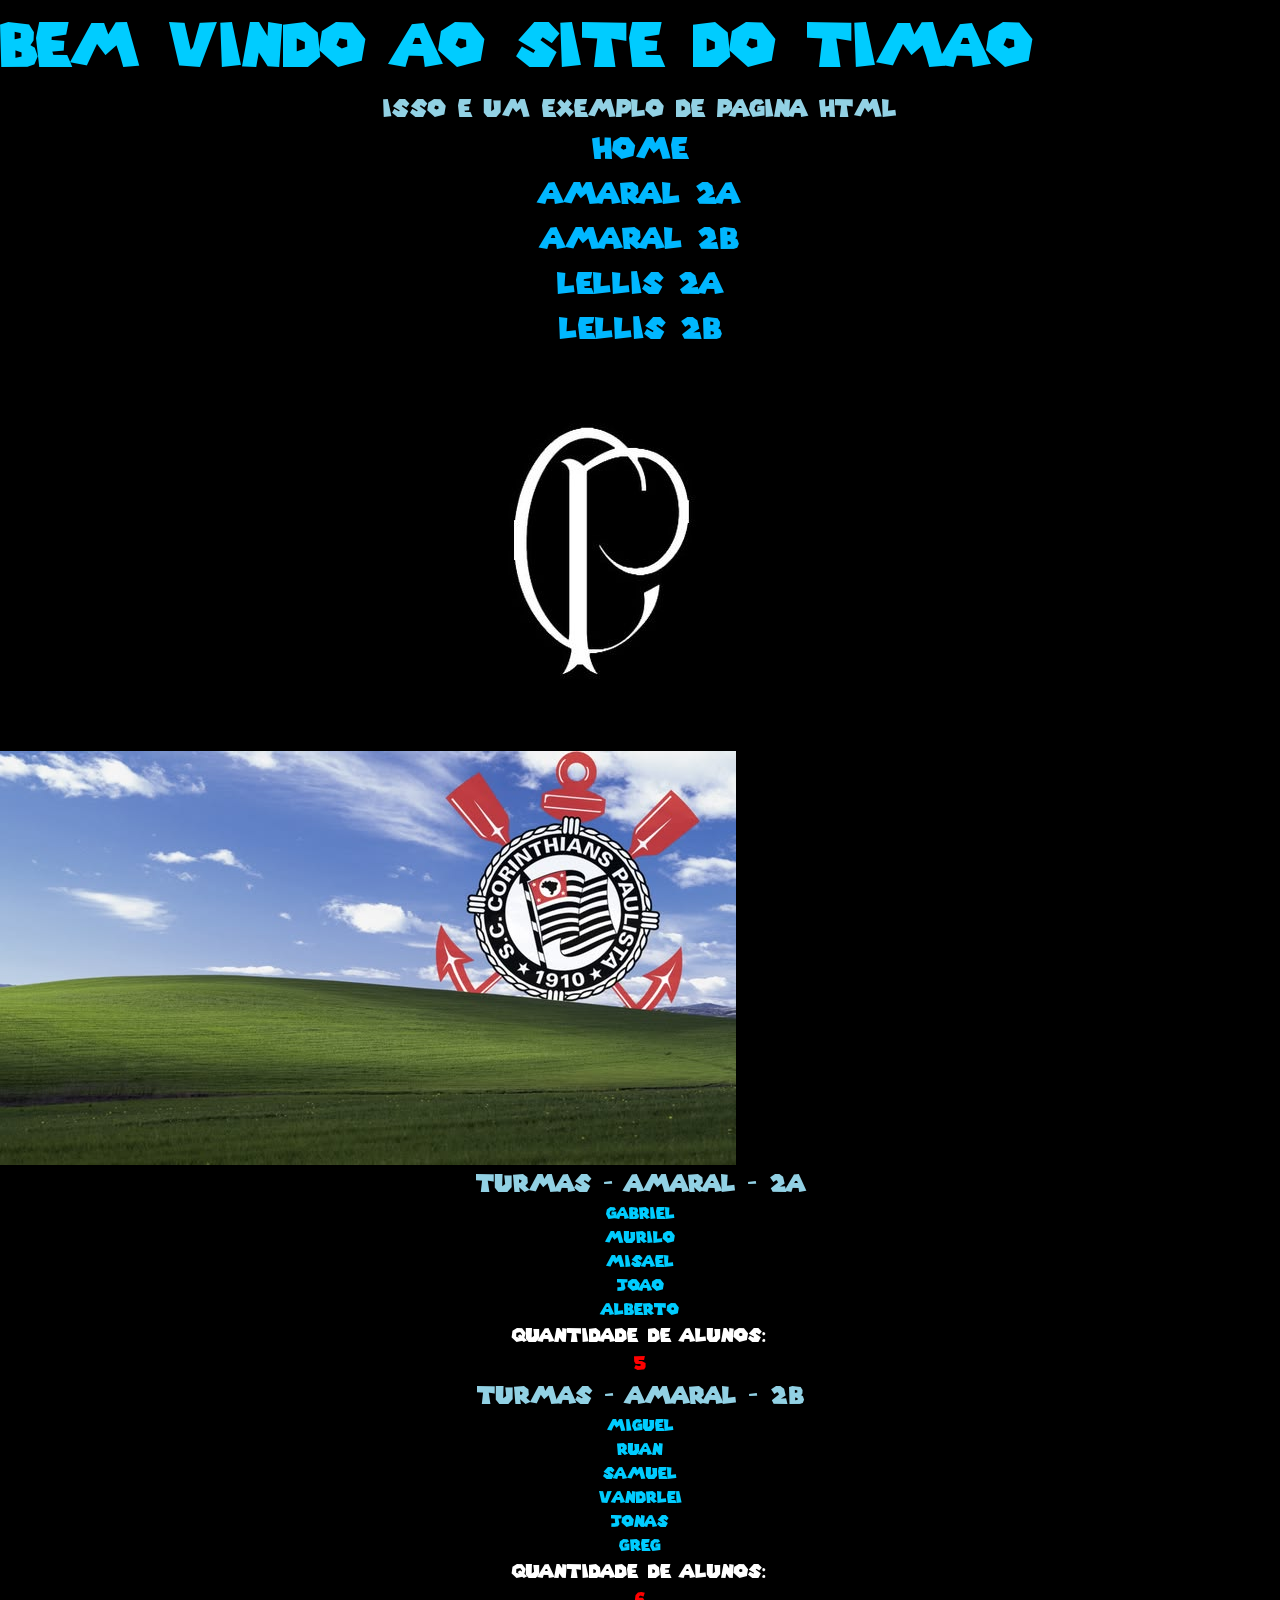
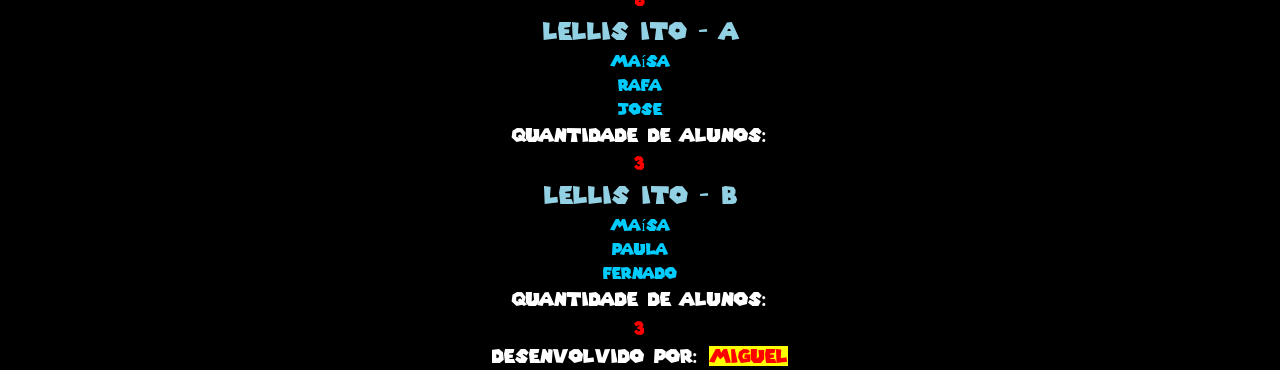
<file: index.html>
<!DOCTYPE html>
<html lang="pt-br">

<head>
    <meta charset="UTF-8">

    <!-- TAG RESPONSIVIDADE -->
    <meta name="viewport" content="width=device-width, initial-scale=1.0">

    <!-- TAG DO SITE -->
    <meta name="description" content="Esse é uma pagina modelo">
    <meta name="keywords" content="sites,web desenvolvimento backend">
    <meta name="author" content="miguel">

    <title>HOME: Titulo Principal</title>

    <!-- ICONE -->
    <link rel="icon" href="https://i.pinimg.com/736x/d4/e0/bd/d4e0bde674fbb4d88ae339a2febe724b.jpg">

    <!-- CSS -->
    <link rel="stylesheet" href="css/estilo.css">

</head>

<body>

    <h1 class="tituloPrincipal">bem vindo ao site do timao</h1>

    <h2>isso e um exemplo de pagina html</h2>

    <header>

        <!-- MENU -->
        <nav class="menu">

            <ul>

                <li>
                    <a href="#home">home</a>
                </li>

                <li>
                    <a href="#AmaralA">Amaral 2A</a>
                </li>

                <li>
                    <a href="#AmaralB">Amaral 2b</a>
                </li>
                  <li>
                    <a href="#AmaralA">lellis 2a</a>
                </li>

                <li>
                    <a href="#AmaralB">lellis 2b</a>
                </li>


            </ul>

        </nav>

    </header>

    <!-- BANNER -->
    <div>

        <picture>

            <img class="img-banner" src="img/banner.png" alt="banner">

        </picture>

    </div>

    <!-- SENAI -->
    <section class="senai mk">

        <section id="turmas">


            <!-- FOTO -->
            <img src="img/timao.png" alt="todo poderoso timao">

            <!-- TURMA 2A -->
            <section class="sala turma_A amaral" id="AmaralA">

                <header>
                    <h2>TURMAS - AMARAL - 2A</h2>
                </header>

                <article>

                    <ul class="listaAlunos" id="alunosAmaral_A">

                        <li>Gabriel</li>
                        <li>Murilo</li>
                        <li>misael</li>
                        <li>joao</li>
                        <li>alberto</li>

                    </ul>

                </article>

                <footer>

                    <h3>
                        Quantidade de alunos:

                        <mark>
                            <p id="qtdAlunosAmaral_A">0</p>
                        </mark>

                    </h3>

                </footer>

            </section>

            <!-- TURMA 2B -->
            <section class="sala turma_B amaral" id="AmaralB">

                <header>
                    <h2>TURMAS - AMARAL - 2B</h2>
                </header>

                <article>

                    <ul class="listaAlunos" id="alunosAmaral_B">

                        <li>miguel</li>
                        <li>Ruan</li>
                        <li>samuel</li>
                        <li>vandrlei</li>
                        <li>jonas</li>
                        <li>greg</li>

                    </ul>

                </article>

                <footer>

                    <h3>
                        Quantidade de alunos:

                        <mark>
                            <p id="qtdAlunosAmaral_B">0</p>
                        </mark>

                    </h3>

                </footer>

            </section>

            <!-- LELLIS ITO A -->
            <section class="sala turma_A lellis" id="LellisA">

                <header>

                    <h2>LELLIS ITO - A</h2>

                </header>

                <article>

                    <ul class="listaAlunos" id="alunosLellis_A">

                        <li>Maísa</li>
                        <li>rafa</li>
                        <li>jose</li>

                    </ul>

                </article>

                <footer>

                    <h3>

                        Quantidade de alunos:

                        <mark>
                            <p id="qtdAlunosLellis_A">0</p>
                        </mark>

                    </h3>

                </footer>

            </section>

            <!-- LELLIS ITO B -->
            <section class="sala turma_B lellis" id="LellisB">

                <header>

                    <h2>LELLIS ITO - B</h2>

                </header>

                <article>

                    <ul class="listaAlunos" id="alunosLellis_B">

                        <li>Maísa</li>
                        <li>paula</li>
                        <li>fernado</li>

                    </ul>

                </article>

                <footer>

                    <h3>

                        Quantidade de alunos:

                        <mark>
                            <p id="qtdAlunosLellis_B">0</p>
                        </mark>

                    </h3>

                </footer>

            </section>

        </section>

    </section>

    <footer>

        <h3>
            Desenvolvido por:
            <mark><b>miguel</b></mark>
        </h3>

    </footer>

    <script>

        function contarQuantidadeAlunosTurma(lista, qtd) {

            const listaAlunos = document.getElementById(lista);

            const quantidade = listaAlunos.querySelectorAll("li").length;

            document.getElementById(qtd).textContent = quantidade;

        }

        contarQuantidadeAlunosTurma('alunosAmaral_A', 'qtdAlunosAmaral_A');
        contarQuantidadeAlunosTurma('alunosAmaral_B', 'qtdAlunosAmaral_B');
        contarQuantidadeAlunosTurma('alunosLellis_A', 'qtdAlunosLellis_A');
        contarQuantidadeAlunosTurma('alunosLellis_B', 'qtdAlunosLellis_B');

    </script>

</body>

</html>
</file>
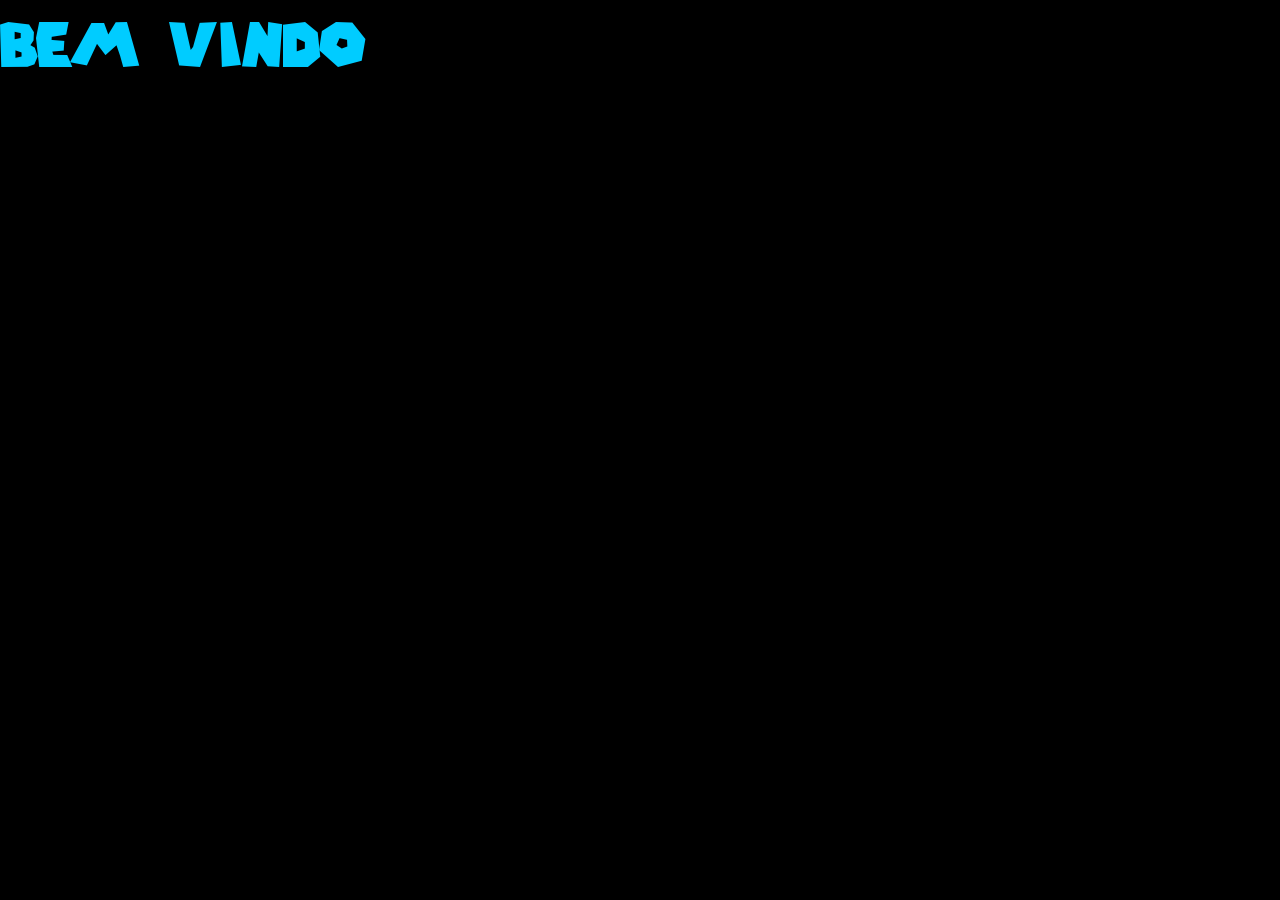
<file: html/index.html>
<!DOCTYPE html>
<html lang="pt-br">
<head>
    <meta charset="UTF-8">

    <!-- TAG DO MEU SITE-->
    <meta name="viewport" content="width=device-width, initial-scale=1.0">
    <meta name="description" content="Esse é uma pagina modelo">
    <meta name="keywords" content="sites,web desenvolvimento backend">
    <meta name="author" content="Segura">
    <title>HOME: Titulo Principal</title>

    <!-- ICONE DO MEU SITE-->
    <link rel="icon" href="https://i.pinimg.com/736x/d4/e0/bd/d4e0bde674fbb4d88ae339a2febe724b.jpg" type="image/x-icon">
    <link rel="stylesheet" href="/css/estilo.css">

</head>
<body>
    <h1> bem vindo </h1>
</body>
</html>
</file>
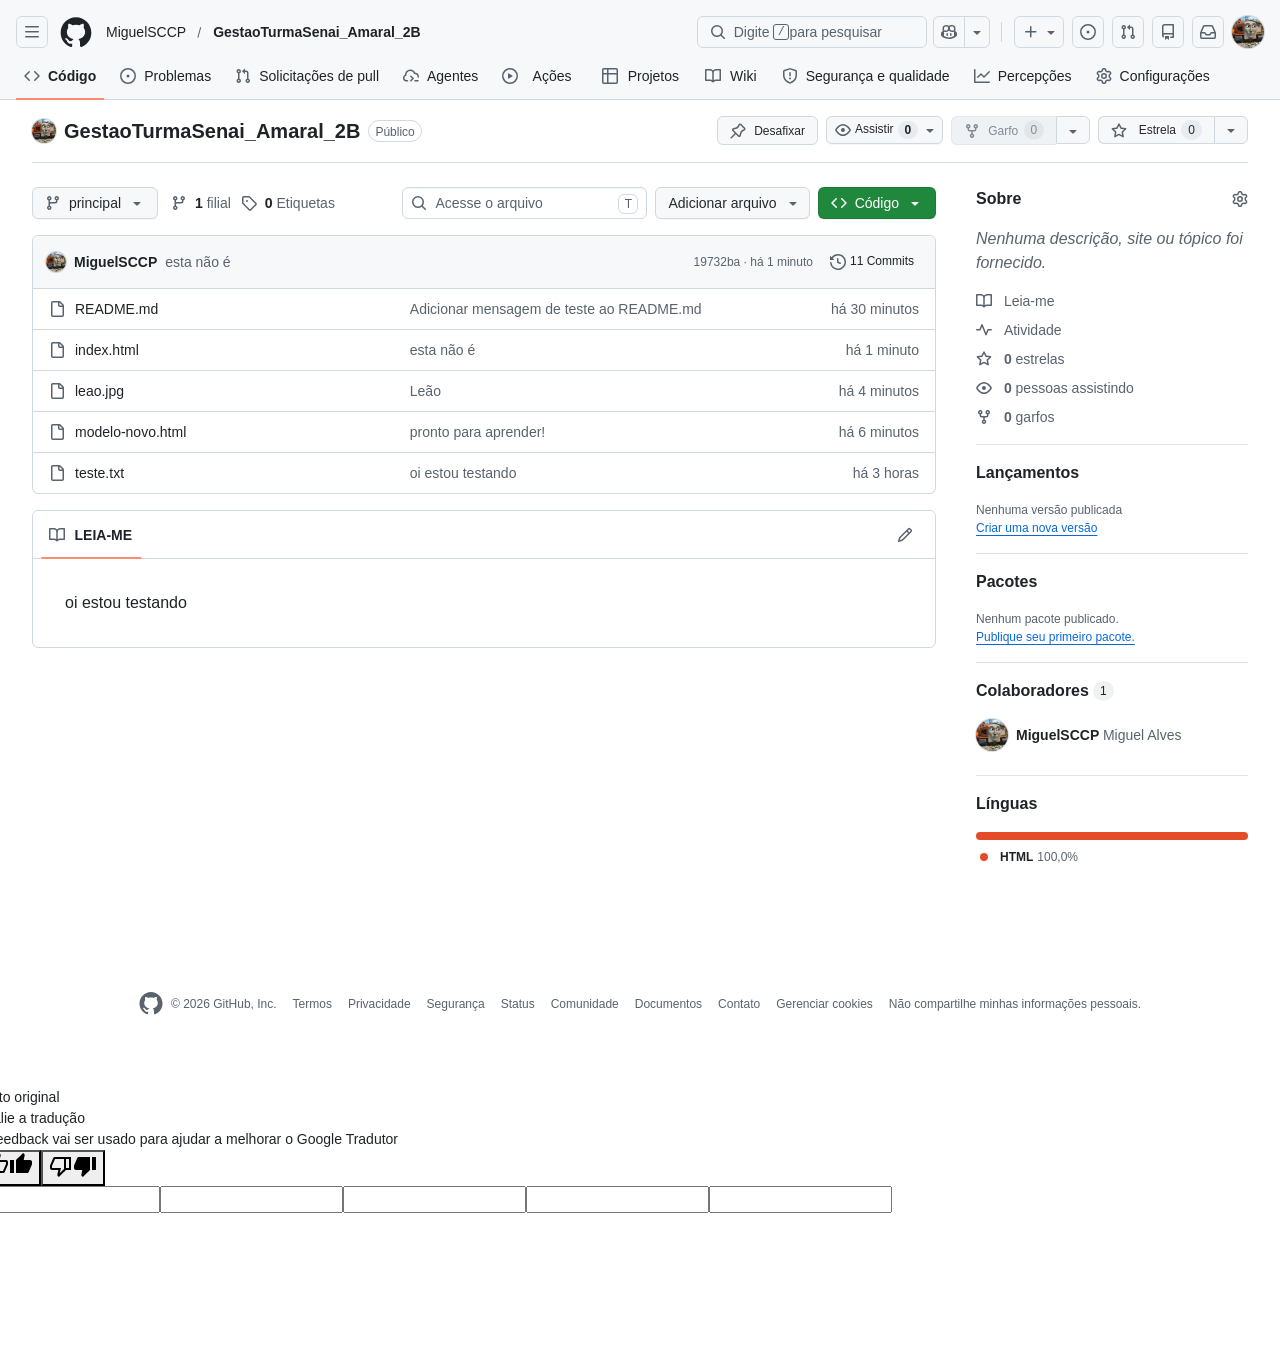
<file: MiguelSCCP_GestaoTurmaSenai_Amaral_2B.html>
<!DOCTYPE html>
<!-- saved from url=(0056)https://github.com/MiguelSCCP/GestaoTurmaSenai_Amaral_2B -->
<html lang="pt" data-color-mode="auto" data-light-theme="light" data-dark-theme="dark" data-a11y-animated-images="system" data-a11y-link-underlines="true" class="translated-ltr js-focus-visible" data-js-focus-visible="" data-turbo-loaded=""><head><meta http-equiv="Content-Type" content="text/html; charset=UTF-8"><style type="text/css">.turbo-progress-bar {
  position: fixed;
  display: block;
  top: 0;
  left: 0;
  height: 3px;
  background: #0076ff;
  z-index: 2147483647;
  transition:
    width 300ms ease-out,
    opacity 150ms 150ms ease-in;
  transform: translate3d(0, 0, 0);
}
</style><style>
:root {
  --fontStack-monospace: "Monaspace Neon", ui-monospace, SFMono-Regular, SF Mono, Menlo, Consolas, Liberation Mono, monospace !important;
}
</style>




  
    
  
  
  
  
  
  

  

  <link crossorigin="anonymous" media="all" rel="stylesheet" href="./MiguelSCCP_GestaoTurmaSenai_Amaral_2B_files/light-35756efcac164365.css"><link crossorigin="anonymous" media="all" rel="stylesheet" href="./MiguelSCCP_GestaoTurmaSenai_Amaral_2B_files/dark-af56ce42da989077.css"><link data-color-theme="light_high_contrast" crossorigin="anonymous" media="all" rel="stylesheet" data-href="https://github.githubassets.com/assets/light_high_contrast-dd3fdd97da68f63c.css"><link data-color-theme="light_colorblind" crossorigin="anonymous" media="all" rel="stylesheet" data-href="https://github.githubassets.com/assets/light_colorblind-76dcdf93411667db.css"><link data-color-theme="light_colorblind_high_contrast" crossorigin="anonymous" media="all" rel="stylesheet" data-href="https://github.githubassets.com/assets/light_colorblind_high_contrast-d9746ae95dd51e5d.css"><link data-color-theme="light_tritanopia" crossorigin="anonymous" media="all" rel="stylesheet" data-href="https://github.githubassets.com/assets/light_tritanopia-d0d25412d7a69fe8.css"><link data-color-theme="light_tritanopia_high_contrast" crossorigin="anonymous" media="all" rel="stylesheet" data-href="https://github.githubassets.com/assets/light_tritanopia_high_contrast-78832cb61757f8c9.css"><link data-color-theme="dark_high_contrast" crossorigin="anonymous" media="all" rel="stylesheet" data-href="https://github.githubassets.com/assets/dark_high_contrast-cbbea9575253a76d.css"><link data-color-theme="dark_colorblind" crossorigin="anonymous" media="all" rel="stylesheet" data-href="https://github.githubassets.com/assets/dark_colorblind-ee831a82cd9199d1.css"><link data-color-theme="dark_colorblind_high_contrast" crossorigin="anonymous" media="all" rel="stylesheet" data-href="https://github.githubassets.com/assets/dark_colorblind_high_contrast-223ac2e19dc5dfa0.css"><link data-color-theme="dark_tritanopia" crossorigin="anonymous" media="all" rel="stylesheet" data-href="https://github.githubassets.com/assets/dark_tritanopia-4218ac135f090503.css"><link data-color-theme="dark_tritanopia_high_contrast" crossorigin="anonymous" media="all" rel="stylesheet" data-href="https://github.githubassets.com/assets/dark_tritanopia_high_contrast-03c7d987312ca765.css"><link data-color-theme="dark_dimmed" crossorigin="anonymous" media="all" rel="stylesheet" data-href="https://github.githubassets.com/assets/dark_dimmed-9891970a8ee41c7b.css"><link data-color-theme="dark_dimmed_high_contrast" crossorigin="anonymous" media="all" rel="stylesheet" data-href="https://github.githubassets.com/assets/dark_dimmed_high_contrast-a24c76ca10ea73c9.css">

  <style type="text/css">
    :root {
      --tab-size-preference: 4;
    }

    pre, code {
      tab-size: var(--tab-size-preference);
    }
  </style>

    <link crossorigin="anonymous" media="all" rel="stylesheet" href="./MiguelSCCP_GestaoTurmaSenai_Amaral_2B_files/primer-primitives-cad3bfedf5cd56c3.css">
    <link crossorigin="anonymous" media="all" rel="stylesheet" href="./MiguelSCCP_GestaoTurmaSenai_Amaral_2B_files/primer-tailwind-compatible-4510fb38ada25a41.css">
    <link crossorigin="anonymous" media="all" rel="stylesheet" href="./MiguelSCCP_GestaoTurmaSenai_Amaral_2B_files/global-7a1ad343bd40328c.css">
    <link crossorigin="anonymous" media="all" rel="stylesheet" href="./MiguelSCCP_GestaoTurmaSenai_Amaral_2B_files/github-e2770156926cc31d.css">
    <link crossorigin="anonymous" media="all" rel="stylesheet" href="./MiguelSCCP_GestaoTurmaSenai_Amaral_2B_files/tailwind-00bf83f0a2a87752.css">
  <link crossorigin="anonymous" media="all" rel="stylesheet" href="./MiguelSCCP_GestaoTurmaSenai_Amaral_2B_files/repository-e3746bc558316eb9.css">
<link crossorigin="anonymous" media="all" rel="stylesheet" href="./MiguelSCCP_GestaoTurmaSenai_Amaral_2B_files/settings-e26c4f76222f5f02.css">

  

  <script type="application/json" id="client-env">{"locale":"en","featureFlags":["actions_custom_images_storage_billing_ui_visibility","actions_image_version_event","actions_workflow_language_service_allow_case_function","actions_workflow_language_service_allow_concurrency_queue","agent_conflict_resolution","alternate_user_config_repo","arianotify_comprehensive_migration","artifact_ui_v2","billing_discount_threshold_notification","billing_ui_budget_pagination_enabled","ccr_implement_suggestion_refresh","code_scanning_dfa_degraded_experience_notice","code_view_checks_live_updates","codemirror_inp_optimizations","codespaces_prebuild_region_target_update","codeview_sidebar_combined_payload","coding_agent_model_selection","coding_agent_model_selection_all_skus","comment_viewer_copy_raw_markdown","contentful_primer_code_blocks","copilot_agent_snippy","copilot_api_agentic_issue_marshal_yaml","copilot_ask_mode_dropdown","copilot_chat_assistive_vision_support","copilot_chat_attach_multiple_images","copilot_chat_category_rate_limit_messages","copilot_chat_clear_model_selection_for_default_change","copilot_chat_contextual_suggestions_updated","copilot_chat_disable_model_picker_while_streaming","copilot_chat_enable_tool_call_logs","copilot_chat_increase_token_padding","copilot_chat_input_commands","copilot_chat_opening_thread_switch","copilot_chat_prettify_pasted_code","copilot_chat_recommended_models_only","copilot_chat_reduce_quota_checks","copilot_chat_search_bar_redirect","copilot_chat_vision_in_claude","copilot_chat_vision_preview_gate","copilot_cloud_agent_always_categorize_models_in_model_picker","copilot_custom_copilots","copilot_custom_copilots_feature_preview","copilot_delete_cli_sessions","copilot_diff_explain_conversation_intent","copilot_diff_reference_context","copilot_disable_cfi_sku_new_signups","copilot_duplicate_thread","copilot_extensions_hide_in_dotcom_chat","copilot_extensions_removal_on_marketplace","copilot_features_sql_server_logo","copilot_file_block_ref_matching","copilot_fix_failed_workflows","copilot_ftp_hyperspace_upgrade_prompt","copilot_icebreakers_experiment_dashboard","copilot_icebreakers_experiment_hyperspace","copilot_immersive_code_block_transition_wrap","copilot_immersive_embedded_deferred_payload","copilot_immersive_embedded_draggable","copilot_immersive_embedded_header_button","copilot_immersive_embedded_implicit_references","copilot_immersive_embedded_skip_copilot_api_token_for_dotcom_context","copilot_immersive_file_block_transition_open","copilot_immersive_file_preview_keep_mounted","copilot_immersive_job_result_preview","copilot_immersive_structured_model_picker","copilot_immersive_task_hyperlinking","copilot_immersive_task_within_chat_thread","copilot_issue_list_show_more","copilot_mc_cli_resume_any_users_task","copilot_mission_control_agent_filtering","copilot_mission_control_agents_task_list","copilot_mission_control_always_send_integration_id","copilot_mission_control_cli_private_icon","copilot_mission_control_cli_session_status","copilot_mission_control_initial_data_spinner","copilot_mission_control_logs_incremental","copilot_mission_control_task_alive_updates","copilot_mission_control_tasks_repo_filter","copilot_org_policy_page_focus_mode","copilot_premium_request_quotas","copilot_redirect_header_button_to_agents","copilot_resource_panel","copilot_scroll_preview_tabs","copilot_share_active_subthread","copilot_spaces_ga","copilot_spaces_individual_policies_ga","copilot_spaces_pagination","copilot_spark_empty_state","copilot_spark_handle_nil_friendly_name","copilot_swe_agent_hide_model_picker_if_only_auto","copilot_swe_agent_pr_comment_model_picker","copilot_swe_agent_use_subagents","copilot_task_api_github_rest_style","copilot_unconfigured_is_inherited","copilot_upgrade_freeze","copilot_usage_metrics_ga","copilot_user_can_upgrade_plan_field","copilot_workbench_slim_line_top_tabs","custom_instructions_file_references","dashboard_indexeddb_caching","dashboard_lists_max_age_filter","dashboard_universe_2025","dashboard_universe_2025_feedback_dialog","dead_click_detection","fgpat_permissions_selector_redesign","flex_cta_groups_mvp","github_models_scheduled_hydro_events","global_nav_react","global_navigation_cached_payloads","hide_groups_list_for_few_groups","hyperspace_2025_logged_out_batch_1","hyperspace_2025_logged_out_batch_2","hyperspace_2025_logged_out_batch_3","ipm_budget_deep_linking","ipm_global_transactional_message_agents","ipm_global_transactional_message_copilot","ipm_global_transactional_message_issues","ipm_global_transactional_message_prs","ipm_global_transactional_message_repos","ipm_global_transactional_message_spaces","issue_cca_modal_open","issue_cca_multi_assign_modal","issue_cca_visualization","issue_fields_global_search","issue_type_filter_no_relay","issues_expanded_file_types","issues_lazy_load_comment_box_suggestions","issues_react_chrome_container_query_fix","issues_react_include_bots_in_pickers","issues_react_ui_feedback","issues_search_type_gql","landing_pages_ninetailed","landing_pages_web_vitals_tracking","lifecycle_label_name_updates","low_quality_classifier","marketing_pages_search_explore_provider","memex_default_issue_create_repository","memex_live_update_hovercard","memex_mwl_filter_field_delimiter","memex_remove_deprecated_type_issue","memex_roadmap_drag_style","merge_status_header_feedback","notifications_menu_defer_labels","oauth_authorize_clickjacking_protection","octocaptcha_origin_optimization","pr_sfv_new_diff_fetch","prs_checks_react","prs_conversations_react","prs_css_anchor_positioning","prs_inbox_deferred_usequeries","prs_live_updates_issue_comments","prs_load_all_alerts","prx_files","pull_request_commit_checks_dialog","pull_request_files_accurate_size_estimates","pull_request_files_virtualization","pull_request_virtualization_preload_diffs","pulls_deferred_loading_skeletons","pulls_list_item_compact_layout_v2","pulls_reduce_es_query_on_deferred_request","react_blob_overlay","repos_contributors_limited_default_range","repository_suggester_elastic_search","rules_insights_filter_bar_created","sample_network_conn_type","secret_scanning_pattern_alerts_link","security_center_artifact_filters_popover","session_logs_ungroup_reasoning_text","site_features_copilot_universe","site_homepage_collaborate_video","spark_prompt_secret_scanning","spark_server_connection_status","suppress_automated_browser_vitals","track_notifications_settings_usage","user_bypass_actors","viewscreen_sandbox","warn_inaccessible_attachments","web_socket_verified_fetch","webp_support","workbench_store_readonly"],"login":"MiguelSCCP","copilotApiOverrideUrl":"https://api.individual.githubcopilot.com"}</script>
<script crossorigin="anonymous" type="module" src="./MiguelSCCP_GestaoTurmaSenai_Amaral_2B_files/wp-runtime-318e79d85e039da1.js.download" defer="defer"></script>
<script crossorigin="anonymous" type="module" src="./MiguelSCCP_GestaoTurmaSenai_Amaral_2B_files/fetch-utilities-18f7f90effa3f0dd.js.download" defer="defer"></script>
<script crossorigin="anonymous" type="module" src="./MiguelSCCP_GestaoTurmaSenai_Amaral_2B_files/28839-28bb58f695d5e365.js.download" defer="defer"></script>
<script crossorigin="anonymous" type="module" src="./MiguelSCCP_GestaoTurmaSenai_Amaral_2B_files/85924-1f0f5f61600f9c8e.js.download" defer="defer"></script>
<script crossorigin="anonymous" type="module" src="./MiguelSCCP_GestaoTurmaSenai_Amaral_2B_files/34646-3b3c3c313ce5ddeb.js.download" defer="defer"></script>
<script crossorigin="anonymous" type="module" src="./MiguelSCCP_GestaoTurmaSenai_Amaral_2B_files/environment-53f425896e39574b.js.download" defer="defer"></script>
<script crossorigin="anonymous" type="module" src="./MiguelSCCP_GestaoTurmaSenai_Amaral_2B_files/runtime-helpers-6e561c87b9671d53.js.download" defer="defer"></script>
<script crossorigin="anonymous" type="module" src="./MiguelSCCP_GestaoTurmaSenai_Amaral_2B_files/2966-db5d6e7392243767.js.download" defer="defer"></script>
<script crossorigin="anonymous" type="module" src="./MiguelSCCP_GestaoTurmaSenai_Amaral_2B_files/96232-2f91b960d23e9fb6.js.download" defer="defer"></script>
<script crossorigin="anonymous" type="module" src="./MiguelSCCP_GestaoTurmaSenai_Amaral_2B_files/41013-ce9f0a483fa6f641.js.download" defer="defer"></script>
<script crossorigin="anonymous" type="module" src="./MiguelSCCP_GestaoTurmaSenai_Amaral_2B_files/51210-07f0116b9064d4ba.js.download" defer="defer"></script>
<script crossorigin="anonymous" type="module" src="./MiguelSCCP_GestaoTurmaSenai_Amaral_2B_files/81058-4b90d5ffbf765928.js.download" defer="defer"></script>
<script crossorigin="anonymous" type="module" src="./MiguelSCCP_GestaoTurmaSenai_Amaral_2B_files/81683-6e791542fe2f37ce.js.download" defer="defer"></script>
<script crossorigin="anonymous" type="module" src="./MiguelSCCP_GestaoTurmaSenai_Amaral_2B_files/46740-4421ca06d57312cc.js.download" defer="defer"></script>
<script crossorigin="anonymous" type="module" src="./MiguelSCCP_GestaoTurmaSenai_Amaral_2B_files/82097-deb8524559e82c88.js.download" defer="defer"></script>
<script crossorigin="anonymous" type="module" src="./MiguelSCCP_GestaoTurmaSenai_Amaral_2B_files/44156-e3af230368d84cf1.js.download" defer="defer"></script>
<script crossorigin="anonymous" type="module" src="./MiguelSCCP_GestaoTurmaSenai_Amaral_2B_files/github-elements-bc14c39dc89ec1ee.js.download" defer="defer"></script>
<script crossorigin="anonymous" type="module" src="./MiguelSCCP_GestaoTurmaSenai_Amaral_2B_files/element-registry-ff2aff71bd44ce1c.js.download" defer="defer"></script>
<script crossorigin="anonymous" type="module" src="./MiguelSCCP_GestaoTurmaSenai_Amaral_2B_files/react-core-e465a034c1d8d021.js.download" defer="defer"></script>
<script crossorigin="anonymous" type="module" src="./MiguelSCCP_GestaoTurmaSenai_Amaral_2B_files/react-lib-493beffaa1062d35.js.download" defer="defer"></script>
<script crossorigin="anonymous" type="module" src="./MiguelSCCP_GestaoTurmaSenai_Amaral_2B_files/79039-f2b81734929d0b15.js.download" defer="defer"></script>
<script crossorigin="anonymous" type="module" src="./MiguelSCCP_GestaoTurmaSenai_Amaral_2B_files/61110-f40600dc68e4c6b0.js.download" defer="defer"></script>
<script crossorigin="anonymous" type="module" src="./MiguelSCCP_GestaoTurmaSenai_Amaral_2B_files/2887-d67f71d8e1d3e1d8.js.download" defer="defer"></script>
<script crossorigin="anonymous" type="module" src="./MiguelSCCP_GestaoTurmaSenai_Amaral_2B_files/26533-318ac47648fb7752.js.download" defer="defer"></script>
<script crossorigin="anonymous" type="module" src="./MiguelSCCP_GestaoTurmaSenai_Amaral_2B_files/86483-00384068b148f370.js.download" defer="defer"></script>
<script crossorigin="anonymous" type="module" src="./MiguelSCCP_GestaoTurmaSenai_Amaral_2B_files/49521-900eb9434ea3a3be.js.download" defer="defer"></script>
<script crossorigin="anonymous" type="module" src="./MiguelSCCP_GestaoTurmaSenai_Amaral_2B_files/60481-2e0070b5d23b633a.js.download" defer="defer"></script>
<script crossorigin="anonymous" type="module" src="./MiguelSCCP_GestaoTurmaSenai_Amaral_2B_files/46287-fc23b9847d26823b.js.download" defer="defer"></script>
<script crossorigin="anonymous" type="module" src="./MiguelSCCP_GestaoTurmaSenai_Amaral_2B_files/33805-370111b2dad9b744.js.download" defer="defer"></script>
<script crossorigin="anonymous" type="module" src="./MiguelSCCP_GestaoTurmaSenai_Amaral_2B_files/89627-12a64f4329866bd1.js.download" defer="defer"></script>
<script crossorigin="anonymous" type="module" src="./MiguelSCCP_GestaoTurmaSenai_Amaral_2B_files/79087-909cf11697b5f298.js.download" defer="defer"></script>
<script crossorigin="anonymous" type="module" src="./MiguelSCCP_GestaoTurmaSenai_Amaral_2B_files/49029-3a132de206358025.js.download" defer="defer"></script>
<script crossorigin="anonymous" type="module" src="./MiguelSCCP_GestaoTurmaSenai_Amaral_2B_files/99328-82a96596275fbd3e.js.download" defer="defer"></script>
<script crossorigin="anonymous" type="module" src="./MiguelSCCP_GestaoTurmaSenai_Amaral_2B_files/behaviors-c6d5ce323c6b3020.js.download" defer="defer"></script>
<link crossorigin="anonymous" media="all" rel="stylesheet" href="./MiguelSCCP_GestaoTurmaSenai_Amaral_2B_files/react-core.144f168a0dfe6698.module.css">
<script crossorigin="anonymous" type="module" src="./MiguelSCCP_GestaoTurmaSenai_Amaral_2B_files/4244-23afe633cce1a60f.js.download" defer="defer"></script>
<script crossorigin="anonymous" type="module" src="./MiguelSCCP_GestaoTurmaSenai_Amaral_2B_files/notifications-global-f606f675f96cab09.js.download" defer="defer"></script>
<script crossorigin="anonymous" type="module" src="./MiguelSCCP_GestaoTurmaSenai_Amaral_2B_files/19262-bb9ee74f400ec0d8.js.download" defer="defer"></script>
<script crossorigin="anonymous" type="module" src="./MiguelSCCP_GestaoTurmaSenai_Amaral_2B_files/81730-6970e138371d9dc1.js.download" defer="defer"></script>
<script crossorigin="anonymous" type="module" src="./MiguelSCCP_GestaoTurmaSenai_Amaral_2B_files/19930-bb2b3a42ab662902.js.download" defer="defer"></script>
<script crossorigin="anonymous" type="module" src="./MiguelSCCP_GestaoTurmaSenai_Amaral_2B_files/31893-2370c8e68864703e.js.download" defer="defer"></script>
<script crossorigin="anonymous" type="module" src="./MiguelSCCP_GestaoTurmaSenai_Amaral_2B_files/settings-7e2299e0fe9c4392.js.download" defer="defer"></script>
  

  



  
  
  
  

    
  


  


    


  
  

  
  

    







  

  




    

  

    

    

      

      

    
    
    

      
  
  
  
  
  
  
  
  
  
  
  
  
  
  
  

  
  
  
  
  
  
  
  
  
  


      
      

      

      


      
      
      

        


  <meta http-equiv="x-pjax-version" content="390d17dc9fa03dbbcec587c0eb2e9ed1a1b453dbfe72281dda88d98e160443e2" data-turbo-track="reload">
  <meta http-equiv="x-pjax-csp-version" content="f53effb2a675c4091662fd06c1c9f58a7eef6c9c46c51c4f2ac6ff94d5e4967b" data-turbo-track="reload">
  <meta http-equiv="x-pjax-css-version" content="c1c3aef1906a04aaa5d7d21923bf944dd5a452bc02aa23edd2875652ed93d261" data-turbo-track="reload">
  <meta http-equiv="x-pjax-js-version" content="004732d80a0a66b298f644add9259efae7dacccace13d72db87498600a3f07b7" data-turbo-track="reload">

  



    

    
  


  

  

    <meta name="release" content="cedfab6b5316978b1c712504c61b40db43e82462" data-turbo-track="reload">
  

  
  
  





  

  <link rel="stylesheet" type="text/css" href="./MiguelSCCP_GestaoTurmaSenai_Amaral_2B_files/81758.f802c0e1d43c6d80.module.css" crossorigin="anonymous"><link rel="stylesheet" type="text/css" href="./MiguelSCCP_GestaoTurmaSenai_Amaral_2B_files/38963.cb21c1afb12a325d.module.css" crossorigin="anonymous"><link type="text/css" rel="stylesheet" charset="UTF-8" href="./MiguelSCCP_GestaoTurmaSenai_Amaral_2B_files/m=el_main_css"><link rel="stylesheet" type="text/css" href="./MiguelSCCP_GestaoTurmaSenai_Amaral_2B_files/10973.9de3c76d4dba6378.module.css" crossorigin="anonymous"><link rel="stylesheet" type="text/css" href="./MiguelSCCP_GestaoTurmaSenai_Amaral_2B_files/53839.518e4824386ed12c.module.css" crossorigin="anonymous"><link rel="stylesheet" type="text/css" href="./MiguelSCCP_GestaoTurmaSenai_Amaral_2B_files/26107.6180a1772d0fc0a9.module.css" crossorigin="anonymous"><style id="ms-consent-banner-main-styles">.w8hcgFksdo30C8w-bygqu{color:#000}.ydkKdaztSS0AeHWIeIHsQ a{color:#0067B8}.erL690_8JwUW-R4bJRcfl{background-color:#EBEBEB;border:none;color:#000}.erL690_8JwUW-R4bJRcfl:enabled:hover{color:#000;background-color:#DBDBDB;box-shadow:0px 4px 10px rgba(0,0,0,0.25);border:none}.erL690_8JwUW-R4bJRcfl:enabled:focus{background-color:#DBDBDB;box-shadow:0px 4px 10px rgba(0,0,0,0.25);border:2px solid #000}.erL690_8JwUW-R4bJRcfl:disabled{opacity:1;color:rgba(0,0,0,0.2);background-color:rgba(0,0,0,0.2);border:none}._1zNQOqxpBFSokeCLGi_hGr{border:none;background-color:#0067B8;color:#fff}._1zNQOqxpBFSokeCLGi_hGr:enabled:hover{color:#fff;background-color:#0067B8;box-shadow:0px 4px 10px rgba(0,0,0,0.25);border:none}._1zNQOqxpBFSokeCLGi_hGr:enabled:focus{background-color:#0067B8;box-shadow:0px 4px 10px rgba(0,0,0,0.25);border:2px solid #000}._1zNQOqxpBFSokeCLGi_hGr:disabled{opacity:1;color:rgba(0,0,0,0.2);background-color:rgba(0,120,215,0.2);border:none}._23tra1HsiiP6cT-Cka-ycB{position:relative;display:flex;z-index:9999;width:100%;background-color:#F2F2F2;justify-content:space-between;text-align:left}div[dir="rtl"]._23tra1HsiiP6cT-Cka-ycB{text-align:right}._1Upc2NjY8AlDn177YoVj0y{margin:0;padding-left:5%;padding-top:8px;padding-bottom:8px}div[dir="rtl"] ._1Upc2NjY8AlDn177YoVj0y{margin:0;padding:8px 5% 8px 0;float:none}._23tra1HsiiP6cT-Cka-ycB svg{fill:none;max-width:none;max-height:none}._1V_hlU-7jdtPiooHMu89BB{display:table-cell;padding:12px;width:24px;height:24px;font-family:Segoe UI, SegoeUI, Arial, sans-serif;font-style:normal;font-weight:normal;font-size:24px;line-height:0}.f6QKJD7fhSbnJLarTL-W-{display:table-cell;vertical-align:middle;padding:0;font-family:Segoe UI, SegoeUI, Arial, sans-serif;font-style:normal;font-weight:normal;font-size:13px;line-height:16px}.f6QKJD7fhSbnJLarTL-W- a{text-decoration:underline}._2j0fmugLb1FgYz6KPuB91w{display:inline-block;margin-left:5%;margin-right:5%;min-width:40%;min-width:calc((150px + 3 * 4px) * 2 + 150px);min-width:-webkit-fit-content;min-width:-moz-fit-content;min-width:fit-content;align-self:center;position:relative}._1XuCi2WhiqeWRUVp3pnFG3{margin:4px;padding:5px;min-width:150px;min-height:36px;vertical-align:top;cursor:pointer;font-family:Segoe UI, SegoeUI, Arial, sans-serif;font-style:normal;font-weight:normal;font-size:15px;line-height:20px;text-align:center}._1XuCi2WhiqeWRUVp3pnFG3:focus{box-sizing:border-box}._1XuCi2WhiqeWRUVp3pnFG3:disabled{cursor:not-allowed}._2bvsb3ubApyZ0UGoQA9O9T{display:block;position:fixed;z-index:10000;top:0;left:0;width:100%;height:100%;background-color:rgba(255,255,255,0.6);overflow:auto;text-align:left}div[dir="rtl"]._2bvsb3ubApyZ0UGoQA9O9T{text-align:right}div[dir="rtl"] ._2bvsb3ubApyZ0UGoQA9O9T{left:auto;right:0}.AFsJE948muYyzCMktdzuk{position:relative;top:8%;margin-bottom:40px;margin-left:auto;margin-right:auto;box-sizing:border-box;width:640px;background-color:#fff;border:1px solid #0067B8}._3kWyBRbW_dgnMiEyx06Fu4{float:right;z-index:1;margin:2px;padding:12px;border:none;cursor:pointer;font-family:Segoe UI, SegoeUI, Arial, sans-serif;font-style:normal;font-weight:normal;font-size:13px;line-height:13px;display:flex;align-items:center;text-align:center;color:#666;background-color:#fff}div[dir="rtl"] ._3kWyBRbW_dgnMiEyx06Fu4{margin:2px;padding:12px;float:left}.uCYvKvHXrhjNgflv1VqdD{position:static;margin-top:36px;margin-left:36px;margin-right:36px}._17pX1m9O_W--iZbDt3Ta5r{margin-top:0;margin-bottom:12px;font-family:Segoe UI, SegoeUI, Arial, sans-serif;font-style:normal;font-weight:600;font-size:20px;line-height:24px;text-transform:none}._1kBkHQ1V1wu3kl-YcLgUr6{height:446px;overflow:auto}._20_nXDf6uFs9Q6wxRXG-I-{margin-top:0;font-family:Segoe UI, SegoeUI, Arial, sans-serif;font-style:normal;font-weight:normal;font-size:15px;line-height:20px}._20_nXDf6uFs9Q6wxRXG-I- a{text-decoration:underline}dl._2a0NH_GDQEQe5Ynfo7suVH{margin-top:36px;margin-bottom:0;padding:0;list-style:none;text-transform:none}dt._3j_LCPv7fyXv3A8FIXVwZ4{margin-top:20px;float:none;font-family:Segoe UI, SegoeUI, Arial, sans-serif;font-style:normal;font-weight:600;font-size:18px;line-height:24px;list-style:none}.k-vxTGFbdq1aOZB2HHpjh{margin:0;padding:0;border:none}._2Bucyy75c_ogoU1g-liB5R{margin:0;padding:0;border-bottom:none;font-family:Segoe UI, SegoeUI, Arial, sans-serif;font-style:normal;font-weight:600;font-size:18px;line-height:24px;text-transform:none}._63gwfzV8dclrsl2cfd90r{display:inline-block;margin-top:0;margin-bottom:13px;font-family:Segoe UI, SegoeUI, Arial, sans-serif;font-style:normal;font-weight:normal;font-size:15px;line-height:20px}._1l8wM_4mRYGz3Iu7l3BZR7{display:block}._2UE03QS02aZGkslegN_F-i{display:inline-block;position:relative;left:5px;margin-bottom:13px;margin-right:34px;padding:3px}div[dir="rtl"] ._2UE03QS02aZGkslegN_F-i{margin:0 0 13px 34px;padding:3px;float:none}div[dir="rtl"] ._2UE03QS02aZGkslegN_F-i{left:auto;right:5px}._23tra1HsiiP6cT-Cka-ycB *::before,._2bvsb3ubApyZ0UGoQA9O9T *::before,._23tra1HsiiP6cT-Cka-ycB *::after,._2bvsb3ubApyZ0UGoQA9O9T *::after{box-sizing:inherit}._1HSFn0HzGo6w4ADApV8-c4{outline:2px solid rgba(0,0,0,0.8)}input[type="radio"]._1dp8Vp5m3HwAqGx8qBmFV2{display:inline-block;position:relative;margin-top:0;margin-left:0;margin-right:0;height:0;width:0;border-radius:0;cursor:pointer;outline:none;box-sizing:border-box;-webkit-appearance:none;-moz-appearance:none;appearance:none}input[type="radio"]._1dp8Vp5m3HwAqGx8qBmFV2+label::before{display:block;position:absolute;top:5px;left:3px;height:19px;width:19px;content:"";border-radius:50%;border:1px solid #000;background-color:#fff}div[dir="rtl"] input[type="radio"]._1dp8Vp5m3HwAqGx8qBmFV2+label::before{left:auto;right:3px}input[type="radio"]._1dp8Vp5m3HwAqGx8qBmFV2:not(:disabled)+label:hover::before{border:1px solid #0067B8}input[type="radio"]._1dp8Vp5m3HwAqGx8qBmFV2:not(:disabled)+label:hover::after{display:block;position:absolute;top:10px;left:8px;height:9px;width:9px;content:"";border-radius:50%;background-color:rgba(0,0,0,0.8)}div[dir="rtl"] input[type="radio"]._1dp8Vp5m3HwAqGx8qBmFV2:not(:disabled)+label:hover::after{left:auto;right:8px}input[type="radio"]._1dp8Vp5m3HwAqGx8qBmFV2:not(:disabled)+label:focus::before{border:1px solid #0067B8}input[type="radio"]._1dp8Vp5m3HwAqGx8qBmFV2:not(:disabled)+label:focus::after{display:block;position:absolute;top:10px;left:8px;height:9px;width:9px;content:"";border-radius:50%;background-color:#000}div[dir="rtl"] input[type="radio"]._1dp8Vp5m3HwAqGx8qBmFV2:not(:disabled)+label:focus::after{left:auto;right:8px}input[type="radio"]._1dp8Vp5m3HwAqGx8qBmFV2:checked+label::after{display:block;position:absolute;top:10px;left:8px;height:9px;width:9px;content:"";border-radius:50%;background-color:#000}div[dir="rtl"] input[type="radio"]._1dp8Vp5m3HwAqGx8qBmFV2:checked+label::after{left:auto;right:8px}input[type="radio"]._1dp8Vp5m3HwAqGx8qBmFV2:disabled+label{cursor:not-allowed}input[type="radio"]._1dp8Vp5m3HwAqGx8qBmFV2:disabled+label::before{border:1px solid rgba(0,0,0,0.2);background-color:rgba(0,0,0,0.2)}._3RJzeL3l9Rl_lAQEm6VwdX{display:block;position:static;float:right;margin-top:0;margin-bottom:0;margin-left:19px;margin-right:0;padding-top:0;padding-bottom:0;padding-left:8px;padding-right:0;width:80%;width:calc(100% - 19px);font-family:Segoe UI, SegoeUI, Arial, sans-serif;font-style:normal;font-weight:normal;font-size:15px;line-height:20px;text-transform:none;cursor:pointer;box-sizing:border-box}div[dir="rtl"] ._3RJzeL3l9Rl_lAQEm6VwdX{margin:0 19px 0 0;padding:0 8px 0 0;float:left}.nohp3sIG12ZBhzcMnPala{margin-top:20px;margin-bottom:48px}._2uhaEsmeotZ3P-M0AXo2kF{padding:0;width:278px;height:36px;cursor:pointer;font-family:Segoe UI, SegoeUI, Arial, sans-serif;font-style:normal;font-weight:normal;font-size:15px;line-height:20px;text-align:center}._2uhaEsmeotZ3P-M0AXo2kF:focus{box-sizing:border-box}._2uhaEsmeotZ3P-M0AXo2kF:disabled{cursor:not-allowed}._3tOu1FJ59c_xz_PmI1lKV5{float:right;padding:0;width:278px;height:36px;cursor:pointer;font-family:Segoe UI, SegoeUI, Arial, sans-serif;font-style:normal;font-weight:normal;font-size:15px;line-height:20px;text-align:center}._3tOu1FJ59c_xz_PmI1lKV5:focus{box-sizing:border-box}._3tOu1FJ59c_xz_PmI1lKV5:disabled{cursor:not-allowed}div[dir="rtl"] ._3tOu1FJ59c_xz_PmI1lKV5{margin:0;padding:0;float:left}@media only screen and (max-width: 768px){._2j0fmugLb1FgYz6KPuB91w,._1Upc2NjY8AlDn177YoVj0y{padding-top:8px;padding-bottom:12px;padding-left:3.75%;padding-right:3.75%;margin:0;width:92.5%}._23tra1HsiiP6cT-Cka-ycB{display:block}._1XuCi2WhiqeWRUVp3pnFG3{margin-bottom:8px;margin-left:0;margin-right:0;width:100%}._2bvsb3ubApyZ0UGoQA9O9T{overflow:hidden}.AFsJE948muYyzCMktdzuk{top:1.8%;width:93.33%;height:96.4%;overflow:hidden}.uCYvKvHXrhjNgflv1VqdD{margin-top:24px;margin-left:24px;margin-right:24px;height:100%}._1kBkHQ1V1wu3kl-YcLgUr6{height:62%;height:calc(100% - 188px);min-height:50%}._2uhaEsmeotZ3P-M0AXo2kF{width:100%}._3tOu1FJ59c_xz_PmI1lKV5{margin-bottom:12px;margin-left:0;width:100%}div[dir="rtl"] ._3tOu1FJ59c_xz_PmI1lKV5{margin:0 0 12px 0;padding:0;float:none}}@media only screen and (max-width: 768px) and (orientation: landscape), only screen and (max-height: 260px), only screen and (max-width: 340px){.AFsJE948muYyzCMktdzuk{overflow:auto}}@media only screen and (max-height: 260px), only screen and (max-width: 340px){._1XuCi2WhiqeWRUVp3pnFG3{min-width:0}._3kWyBRbW_dgnMiEyx06Fu4{padding:3%}.uCYvKvHXrhjNgflv1VqdD{margin-top:3%;margin-left:3%;margin-right:3%}._17pX1m9O_W--iZbDt3Ta5r{margin-bottom:3%}._1kBkHQ1V1wu3kl-YcLgUr6{height:calc(79% - 64px)}.nohp3sIG12ZBhzcMnPala{margin-top:5%;margin-bottom:10%}._3tOu1FJ59c_xz_PmI1lKV5{margin-bottom:3%}div[dir="rtl"] ._3tOu1FJ59c_xz_PmI1lKV5{margin:0 0 3% 0;padding:0;float:none}}
</style><style type="text/css" id="ms-consent-banner-theme-styles">._23tra1HsiiP6cT-Cka-ycB {
            background-color: #24292f !important;
        }.w8hcgFksdo30C8w-bygqu {
            color: #ffffff !important;
        }.ydkKdaztSS0AeHWIeIHsQ a {
            color: #d8b9ff !important;
        }._2bvsb3ubApyZ0UGoQA9O9T {
            background-color: rgba(23, 23, 23, 0.8) !important;
        }.AFsJE948muYyzCMktdzuk {
            background-color: #24292f !important;
            border: 1px solid #d8b9ff !important;
        }._3kWyBRbW_dgnMiEyx06Fu4 {
            color: #d8b9ff !important;
            background-color: #24292f !important;
        }._1zNQOqxpBFSokeCLGi_hGr {
            border: 1px solid #ffffff !important;
            background-color: #ffffff !important;
            color: #1f2328 !important;
        }._1zNQOqxpBFSokeCLGi_hGr:enabled:hover {
            color: #1f2328 !important;
            background-color: #d8b9ff !important;
            box-shadow: none !important;
            border: 1px solid transparent !important;
        }._1zNQOqxpBFSokeCLGi_hGr:enabled:focus {
            background-color: #d8b9ff !important;
            box-shadow: none !important;
            border: 2px solid #ffffff !important;
        }._1zNQOqxpBFSokeCLGi_hGr:disabled {
            opacity: 0.5 !important;
            color: #1f2328 !important;
            background-color: #ffffff !important;
            border: 1px solid transparent !important;
        }.erL690_8JwUW-R4bJRcfl {
            border: 1px solid #eaeef2 !important;
            background-color: #32383f !important;
            color: #ffffff !important;
        }.erL690_8JwUW-R4bJRcfl:enabled:hover {
            color: #ffffff !important;
            background-color: #24292f !important;
            box-shadow: none !important;
            border: 1px solid #ffffff !important;
        }.erL690_8JwUW-R4bJRcfl:enabled:focus {
            background-color: #24292f !important;
            box-shadow: none !important;
            border: 2px solid #6e7781 !important;
        }.erL690_8JwUW-R4bJRcfl:disabled {
            opacity: 0.5 !important;
            color: #ffffff !important;
            background-color: #424a53 !important;
            border: 1px solid #6e7781 !important;
        }input[type="radio"]._1dp8Vp5m3HwAqGx8qBmFV2 + label::before {
            border: 1px solid #d8b9ff !important;
            background-color: #24292f !important;
        }._1HSFn0HzGo6w4ADApV8-c4 {
            outline: 2px solid #ffffff !important;
        }input[type="radio"]._1dp8Vp5m3HwAqGx8qBmFV2:checked + label::after {
            background-color: #d8b9ff !important;
        }input[type="radio"]._1dp8Vp5m3HwAqGx8qBmFV2 + label:hover::before {
            border: 1px solid #ffffff !important;
        }input[type="radio"]._1dp8Vp5m3HwAqGx8qBmFV2 + label:hover::after {
            background-color: #ffffff !important;
        }input[type="radio"]._1dp8Vp5m3HwAqGx8qBmFV2 + label:focus::before {
            border: 1px solid #ffffff !important;
        }input[type="radio"]._1dp8Vp5m3HwAqGx8qBmFV2 + label:focus::after {
            background-color: #d8b9ff !important;
        }input[type="radio"]._1dp8Vp5m3HwAqGx8qBmFV2:disabled + label::before {
            border: 1px solid rgba(227, 227, 227, 0.2) !important;
            background-color: rgba(227, 227, 227, 0.2) !important;
        }</style><link rel="stylesheet" type="text/css" href="./MiguelSCCP_GestaoTurmaSenai_Amaral_2B_files/37103.dc3b488bbecf95b3.module.css" crossorigin="anonymous"><link rel="stylesheet" type="text/css" href="./MiguelSCCP_GestaoTurmaSenai_Amaral_2B_files/15917.794cd22d3704c8e3.module.css" crossorigin="anonymous"><link rel="stylesheet" type="text/css" href="./MiguelSCCP_GestaoTurmaSenai_Amaral_2B_files/17279.832744f79441b242.module.css" crossorigin="anonymous"><link rel="stylesheet" type="text/css" href="./MiguelSCCP_GestaoTurmaSenai_Amaral_2B_files/6174.ff26184438468848.module.css" crossorigin="anonymous"><link rel="stylesheet" type="text/css" href="./MiguelSCCP_GestaoTurmaSenai_Amaral_2B_files/94255.b27a3205e30db8cd.module.css" crossorigin="anonymous"><link rel="stylesheet" type="text/css" href="./MiguelSCCP_GestaoTurmaSenai_Amaral_2B_files/79050.6b793579e03ee98a.module.css" crossorigin="anonymous"><link rel="stylesheet" type="text/css" href="./MiguelSCCP_GestaoTurmaSenai_Amaral_2B_files/25663.fc72f529a2aa8912.module.css" crossorigin="anonymous"><link rel="stylesheet" type="text/css" href="./MiguelSCCP_GestaoTurmaSenai_Amaral_2B_files/96027.3a35aa6c88208d7b.module.css" crossorigin="anonymous"><link rel="stylesheet" type="text/css" href="./MiguelSCCP_GestaoTurmaSenai_Amaral_2B_files/69996.5d619d58e1a69fca.module.css" crossorigin="anonymous"><link rel="stylesheet" type="text/css" href="./MiguelSCCP_GestaoTurmaSenai_Amaral_2B_files/10078.068a239d54ddf917.module.css" crossorigin="anonymous"><link rel="stylesheet" type="text/css" href="./MiguelSCCP_GestaoTurmaSenai_Amaral_2B_files/60339.92a22244b2438e51.module.css" crossorigin="anonymous"><link rel="stylesheet" type="text/css" href="./MiguelSCCP_GestaoTurmaSenai_Amaral_2B_files/15716.f9b38343ba44523c.module.css" crossorigin="anonymous"><link rel="stylesheet" type="text/css" href="./MiguelSCCP_GestaoTurmaSenai_Amaral_2B_files/18103.3933dd2304dbc613.module.css" crossorigin="anonymous"><link rel="stylesheet" type="text/css" href="./MiguelSCCP_GestaoTurmaSenai_Amaral_2B_files/17969.37c5e3ec49313867.module.css" crossorigin="anonymous"><link rel="stylesheet" type="text/css" href="./MiguelSCCP_GestaoTurmaSenai_Amaral_2B_files/52711.5c8d142f23d59ce4.module.css" crossorigin="anonymous"><link rel="stylesheet" type="text/css" href="./MiguelSCCP_GestaoTurmaSenai_Amaral_2B_files/206.77f81b26eb88e16f.module.css" crossorigin="anonymous"><link rel="stylesheet" type="text/css" href="./MiguelSCCP_GestaoTurmaSenai_Amaral_2B_files/68807.86a32332e1f1c4d3.module.css" crossorigin="anonymous"><link rel="stylesheet" type="text/css" href="./MiguelSCCP_GestaoTurmaSenai_Amaral_2B_files/44813.e2b3f5fb2bc03665.module.css" crossorigin="anonymous"><link rel="stylesheet" type="text/css" href="./MiguelSCCP_GestaoTurmaSenai_Amaral_2B_files/98072.b2a96ad7c6fafac5.module.css" crossorigin="anonymous"><link crossorigin="anonymous" media="all" rel="stylesheet" href="./MiguelSCCP_GestaoTurmaSenai_Amaral_2B_files/primer-react-css.84d4d590d9618958.module.css"><link crossorigin="anonymous" media="all" rel="stylesheet" href="./MiguelSCCP_GestaoTurmaSenai_Amaral_2B_files/notifications-subscriptions-menu.cb41d8c80fd438bb.module.css"><link crossorigin="anonymous" media="all" rel="stylesheet" href="./MiguelSCCP_GestaoTurmaSenai_Amaral_2B_files/41908.142bfcfea6beb83d.module.css"><link crossorigin="anonymous" media="all" rel="stylesheet" href="./MiguelSCCP_GestaoTurmaSenai_Amaral_2B_files/code-view.a533fa2e7e8e6e95.module.css"><link crossorigin="anonymous" media="all" rel="stylesheet" href="./MiguelSCCP_GestaoTurmaSenai_Amaral_2B_files/code-53fee32afd4132ab.css"><script type="module" src="./MiguelSCCP_GestaoTurmaSenai_Amaral_2B_files/primer-react-b86af5958c066914.js.download"></script><script type="module" src="./MiguelSCCP_GestaoTurmaSenai_Amaral_2B_files/octicons-react-fa41822493eeb852.js.download"></script><script type="module" src="./MiguelSCCP_GestaoTurmaSenai_Amaral_2B_files/97698-c2ef7228d0c1e6c7.js.download"></script><script type="module" src="./MiguelSCCP_GestaoTurmaSenai_Amaral_2B_files/96266-2abd8523eb5ccb1b.js.download"></script><script type="module" src="./MiguelSCCP_GestaoTurmaSenai_Amaral_2B_files/68751-3dce390992441fd6.js.download"></script><script type="module" src="./MiguelSCCP_GestaoTurmaSenai_Amaral_2B_files/47062-6ed217228ec39285.js.download"></script><script type="module" src="./MiguelSCCP_GestaoTurmaSenai_Amaral_2B_files/437-847e8d3c70e1c7c7.js.download"></script><script type="module" src="./MiguelSCCP_GestaoTurmaSenai_Amaral_2B_files/7463-3f2319a5b1d5fdf1.js.download"></script><script type="module" src="./MiguelSCCP_GestaoTurmaSenai_Amaral_2B_files/15272-37128cbcef9c407d.js.download"></script><script type="module" src="./MiguelSCCP_GestaoTurmaSenai_Amaral_2B_files/32769-7d625bebe80afbbb.js.download"></script><script type="module" src="./MiguelSCCP_GestaoTurmaSenai_Amaral_2B_files/36505-ec0b151049909ecc.js.download"></script><script type="module" src="./MiguelSCCP_GestaoTurmaSenai_Amaral_2B_files/42580-4c3543e1b1ab94d7.js.download"></script><script type="module" src="./MiguelSCCP_GestaoTurmaSenai_Amaral_2B_files/46148-a18207488818b6e9.js.download"></script><script type="module" src="./MiguelSCCP_GestaoTurmaSenai_Amaral_2B_files/35915-6de79ca271864fa3.js.download"></script><script type="module" src="./MiguelSCCP_GestaoTurmaSenai_Amaral_2B_files/90231-ebcf92b15bd5253d.js.download"></script><script type="module" src="./MiguelSCCP_GestaoTurmaSenai_Amaral_2B_files/63991-5463d408b72bc230.js.download"></script><script type="module" src="./MiguelSCCP_GestaoTurmaSenai_Amaral_2B_files/59852-a4f8573f03aec5f8.js.download"></script><script type="module" src="./MiguelSCCP_GestaoTurmaSenai_Amaral_2B_files/40828-b87e73333d92bc0d.js.download"></script><script type="module" src="./MiguelSCCP_GestaoTurmaSenai_Amaral_2B_files/64268-e0ce6d38fa92a945.js.download"></script><script type="module" src="./MiguelSCCP_GestaoTurmaSenai_Amaral_2B_files/71001-72a67e7faf54f648.js.download"></script><script type="module" src="./MiguelSCCP_GestaoTurmaSenai_Amaral_2B_files/33684-63332d18d5e732ae.js.download"></script><script type="module" src="./MiguelSCCP_GestaoTurmaSenai_Amaral_2B_files/24787-5b3d2c81febeda7c.js.download"></script><script type="module" src="./MiguelSCCP_GestaoTurmaSenai_Amaral_2B_files/71410-5ff2c61a1d6af66f.js.download"></script><script type="module" src="./MiguelSCCP_GestaoTurmaSenai_Amaral_2B_files/66231-10a4fbb44dc92574.js.download"></script><script type="module" src="./MiguelSCCP_GestaoTurmaSenai_Amaral_2B_files/96755-a6cf667419df8bb1.js.download"></script><script type="module" src="./MiguelSCCP_GestaoTurmaSenai_Amaral_2B_files/4916-16c433cabaa83ced.js.download"></script><script type="module" src="./MiguelSCCP_GestaoTurmaSenai_Amaral_2B_files/75601-ea31b4b9409e0f57.js.download"></script><script type="module" src="./MiguelSCCP_GestaoTurmaSenai_Amaral_2B_files/8987-94a128d637b536d7.js.download"></script><script type="module" src="./MiguelSCCP_GestaoTurmaSenai_Amaral_2B_files/75674-f03272badc335a8d.js.download"></script><script type="module" src="./MiguelSCCP_GestaoTurmaSenai_Amaral_2B_files/41371-f1e34df73aa4d4cb.js.download"></script><script type="module" src="./MiguelSCCP_GestaoTurmaSenai_Amaral_2B_files/38184-fc569ad6319abc23.js.download"></script><script type="module" src="./MiguelSCCP_GestaoTurmaSenai_Amaral_2B_files/85748-f392ee41cf5545b9.js.download"></script><script type="module" src="./MiguelSCCP_GestaoTurmaSenai_Amaral_2B_files/41110-d3fbe3b4a779ff00.js.download"></script><script type="module" src="./MiguelSCCP_GestaoTurmaSenai_Amaral_2B_files/41908-13f0c2b2a54186e0.js.download"></script><script type="module" src="./MiguelSCCP_GestaoTurmaSenai_Amaral_2B_files/17626-155eefd92b471102.js.download"></script><script type="module" src="./MiguelSCCP_GestaoTurmaSenai_Amaral_2B_files/40580-1b9347f720784bbb.js.download"></script><script type="module" src="./MiguelSCCP_GestaoTurmaSenai_Amaral_2B_files/50110-cd07f1297612087b.js.download"></script><script type="module" src="./MiguelSCCP_GestaoTurmaSenai_Amaral_2B_files/26497-776549e41775c9b2.js.download"></script><script type="module" src="./MiguelSCCP_GestaoTurmaSenai_Amaral_2B_files/58051-ae84d60db78d5d8c.js.download"></script><script type="module" src="./MiguelSCCP_GestaoTurmaSenai_Amaral_2B_files/75861-933b1e053c34fd62.js.download"></script><script type="module" src="./MiguelSCCP_GestaoTurmaSenai_Amaral_2B_files/32299-e6325a738513a993.js.download"></script><script type="module" src="./MiguelSCCP_GestaoTurmaSenai_Amaral_2B_files/code-view-7b83c34d5b6890d0.js.download"></script><script type="module" src="./MiguelSCCP_GestaoTurmaSenai_Amaral_2B_files/17432-53b7da693b37b63d.js.download"></script><script type="module" src="./MiguelSCCP_GestaoTurmaSenai_Amaral_2B_files/codespaces-842195fa2d6528a0.js.download"></script><script type="module" src="./MiguelSCCP_GestaoTurmaSenai_Amaral_2B_files/70206-61154d4f392ace98.js.download"></script><script type="module" src="./MiguelSCCP_GestaoTurmaSenai_Amaral_2B_files/repositories-569e334544e26a96.js.download"></script><script type="module" src="./MiguelSCCP_GestaoTurmaSenai_Amaral_2B_files/39373-492474704424a123.js.download"></script><script type="module" src="./MiguelSCCP_GestaoTurmaSenai_Amaral_2B_files/code-menu-e8e8599937052467.js.download"></script><link rel="stylesheet" type="text/css" href="./MiguelSCCP_GestaoTurmaSenai_Amaral_2B_files/7872.0cfb0a41037788ec.module.css" crossorigin="anonymous"><script data-rspack="@github-ui/github-ui:chunk-15357" src="./MiguelSCCP_GestaoTurmaSenai_Amaral_2B_files/chunk-15357-82a35883fbe68b20.js.download" crossorigin="anonymous"></script><link rel="dns-prefetch" href="https://github.githubassets.com/"><link rel="dns-prefetch" href="https://avatars.githubusercontent.com/"><link rel="dns-prefetch" href="https://github-cloud.s3.amazonaws.com/"><link rel="dns-prefetch" href="https://user-images.githubusercontent.com/"><link rel="preconnect" href="https://github.githubassets.com/" crossorigin=""><link rel="preconnect" href="https://avatars.githubusercontent.com/"><title>MiguelSCCP/GestaoTurmaSenai_Amaral_2B</title><meta name="fetch-nonce" content="v2:b8014494-8946-0a9f-7fce-029702768f22"><meta name="current-catalog-service-hash" content="48b08fe2e8b912dd99ddb2b5b8ddf17ca0df567f7b05f8f65812b6f0f823e986"><link rel="assets" href="https://github.githubassets.com/"><meta name="google-site-verification" content="Apib7-x98H0j5cPqHWwSMm6dNU4GmODRoqxLiDzdx9I"><meta name="octolytics-url" content="https://collector.github.com/github/collect"><meta name="octolytics-actor-id" content="177754515"><meta name="octolytics-actor-login" content="MiguelSCCP"><meta name="octolytics-actor-hash" content="20594a4c32b114c1f314968231e5d6fa51fa1b77b76de43a87a17098cfa6a852"><meta name="user-login" content="MiguelSCCP"><link rel="sudo-modal" href="https://github.com/sessions/sudo_modal"><meta name="viewport" content="width=device-width"><meta name="description" content="GitHub is where people build software. More than 150 million people use GitHub to discover, fork, and contribute to over 420 million projects."><link rel="search" type="application/opensearchdescription+xml" href="https://github.com/opensearch.xml" title="GitHub"><link rel="fluid-icon" href="https://github.com/fluidicon.png" title="GitHub"><meta property="fb:app_id" content="1401488693436528"><meta name="apple-itunes-app" content="app-id=1477376905, app-argument=https://github.com/MiguelSCCP/GestaoTurmaSenai_Amaral_2B/settings/pages"><meta property="og:url" content="https://github.com"><meta property="og:site_name" content="GitHub"><meta property="og:title" content="Build software better, together"><meta property="og:description" content="GitHub is where people build software. More than 150 million people use GitHub to discover, fork, and contribute to over 420 million projects."><meta property="og:image" content="https://github.githubassets.com/assets/github-logo-55c5b9a1fe52.png"><meta property="og:image:type" content="image/png"><meta property="og:image:type" content="image/png"><meta property="og:image:type" content="image/png"><meta property="og:image:width" content="1200"><meta property="og:image:width" content="1200"><meta property="og:image:width" content="1200"><meta property="og:image:height" content="1200"><meta property="og:image" content="https://github.githubassets.com/assets/github-mark-57519b92ca4e.png"><meta property="og:image:height" content="620"><meta property="og:image:height" content="620"><meta property="og:image" content="https://github.githubassets.com/assets/github-octocat-13c86b8b336d.png"><meta property="twitter:site" content="github"><meta property="twitter:site:id" content="13334762"><meta property="twitter:creator" content="github"><meta property="twitter:creator:id" content="13334762"><meta property="twitter:card" content="summary_large_image"><meta property="twitter:title" content="GitHub"><meta property="twitter:description" content="GitHub is where people build software. More than 150 million people use GitHub to discover, fork, and contribute to over 420 million projects."><meta property="twitter:image" content="https://github.githubassets.com/assets/github-logo-55c5b9a1fe52.png"><meta property="twitter:image:width" content="1200"><meta property="twitter:image:height" content="1200"><link rel="shared-web-socket" href="wss://alive.github.com/_sockets/u/177754515/ws?session=eyJ2IjoiVjMiLCJ1IjoxNzc3NTQ1MTUsInMiOjIxMDExMTE3MjEsImMiOjkzNDI3MzA0LCJ0IjoxNzc5Mzg5ODE5fQ==--2961f04199a7ac42b6a28a65cf15a65381599d2347b0bf2ac082bfe2c05fe7b9" data-refresh-url="/_alive" data-session-id="7bc1408f924c306c981719ae9c368bd7a4f3045ebfc49717dab5f3b45d6ac9f5"><link rel="shared-web-socket-src" href="https://github.com/assets-cdn/worker/socket-worker-5074bd5c33c83e94.js"><link rel="service-worker-src" href="https://github.com/assets-cdn/worker/service-worker-83cbd54255e6cf42.js?current_user=MiguelSCCP&amp;errors_url=https%3A%2F%2Fapi.github.com%2F_private%2Fbrowser%2Ferrors&amp;release=cedfab6b5316978b1c712504c61b40db43e82462&amp;actor_id=177754515&amp;is_staff=false&amp;analytics_collector_url=https%3A%2F%2Fcollector.github.com%2Fgithub%2Fcollect"><meta name="hostname" content="github.com"><meta name="keyboard-shortcuts-preference" content="all"><meta name="hovercards-preference" content="true"><meta name="announcement-preference-hovercard" content="true"><meta name="expected-hostname" content="github.com"><meta name="turbo-body-classes" content="logged-in env-production page-responsive"><meta name="disable-turbo" content="false"><meta name="browser-stats-url" content="https://api.github.com/_private/browser/stats"><meta name="browser-errors-url" content="https://api.github.com/_private/browser/errors"><meta name="ui-target" content="full"><link rel="mask-icon" href="https://github.githubassets.com/assets/pinned-octocat-093da3e6fa40.svg" color="#000000"><link rel="alternate icon" class="js-site-favicon" type="image/png" href="https://github.githubassets.com/favicons/favicon-dark.png"><link rel="icon" class="js-site-favicon" type="image/svg+xml" href="https://github.githubassets.com/favicons/favicon-dark.svg" data-base-href="https://github.githubassets.com/favicons/favicon"><meta name="theme-color" content="#1e2327"><meta name="color-scheme" content="light dark"><link rel="manifest" href="https://github.com/manifest.json" crossorigin="use-credentials"><meta name="route-pattern" content="/:user_id/:repository" data-turbo-transient=""><meta name="route-controller" content="files" data-turbo-transient=""><meta name="route-action" content="disambiguate" data-turbo-transient=""><meta name="selected-link" value="repo_source" data-turbo-transient=""><meta name="analytics-location" content="/&lt;user-name&gt;/&lt;repo-name&gt;" data-turbo-transient=""><meta name="request-id" content="F02F:FFD21:4B5A82:513DB4:6A0F557C" data-turbo-transient=""><meta name="html-safe-nonce" content="49e59824738d8dd9ebe2522b4a8fb31716648273fa94bf5e8fb1fb99ba01830c" data-turbo-transient=""><meta name="visitor-payload" content="[base64]" data-turbo-transient=""><meta name="visitor-hmac" content="ef67c2cd68223e69648f4fece8af6158429b2ee4bd25ec3d4f086b1ce7267a28" data-turbo-transient=""><meta name="github-keyboard-shortcuts" content="repository,copilot" data-turbo-transient=""><meta name="hovercard-subject-tag" content="repository:1245785169" data-turbo-transient=""><meta name="turbo-cache-control" content="no-preview" data-turbo-transient=""><meta name="turbo-cache-control" content="no-cache" data-turbo-transient=""></head>

  <body class="logged-in env-production page-responsive" style="word-wrap: break-word;">
    <div data-turbo-body="" class="logged-in env-production page-responsive" style="word-wrap: break-word;">
      <div id="__primerPortalRoot__" style="z-index: 1000; position: absolute; width: 100%;" data-turbo-permanent=""></div>
      

    <div class="position-relative header-wrapper js-header-wrapper ">
      <a href="https://github.com/MiguelSCCP/GestaoTurmaSenai_Amaral_2B#start-of-content" data-skip-target-assigned="false" class="tmp-p-3 color-bg-accent-emphasis color-fg-on-emphasis show-on-focus js-skip-to-content"><font dir="auto" style="vertical-align: inherit;"><font dir="auto" style="vertical-align: inherit;">Ir para o conteúdo</font></font></a>

      <span data-view-component="true" class="progress-pjax-loader Progress position-fixed width-full">
    <span style="width: 0%;" data-view-component="true" class="Progress-item progress-pjax-loader-bar left-0 top-0 color-bg-accent-emphasis"></span>
</span>      
      
      <link crossorigin="anonymous" media="all" rel="stylesheet" href="./MiguelSCCP_GestaoTurmaSenai_Amaral_2B_files/primer-react-css.84d4d590d9618958.module.css">
<link crossorigin="anonymous" media="all" rel="stylesheet" href="./MiguelSCCP_GestaoTurmaSenai_Amaral_2B_files/keyboard-shortcuts-dialog.484fedf94a62ff9e.module.css">

<react-partial partial-name="keyboard-shortcuts-dialog" data-ssr="false" data-attempted-ssr="false" data-react-profiling="false" data-catalyst="" class="loaded">
  
  <script type="application/json" data-target="react-partial.embeddedData">{"props":{"docsUrl":"https://docs.github.com/get-started/accessibility/keyboard-shortcuts"}}</script>
  <div data-target="react-partial.reactRoot"><div class="d-none"></div><script type="application/json" id="__PRIMER_DATA__r_0___">{"resolvedServerColorMode":"night"}</script></div>
</react-partial>





      

          

                  <link crossorigin="anonymous" media="all" rel="stylesheet" href="./MiguelSCCP_GestaoTurmaSenai_Amaral_2B_files/primer-react-css.84d4d590d9618958.module.css">
<link crossorigin="anonymous" media="all" rel="stylesheet" href="./MiguelSCCP_GestaoTurmaSenai_Amaral_2B_files/global-nav-bar.91385e0812db75e2.module.css">

<react-partial partial-name="global-nav-bar" data-ssr="true" data-attempted-ssr="true" data-react-profiling="false" data-catalyst="" class="loaded">
  
  <script type="application/json" data-target="react-partial.embeddedData">{"props":{"contextRegion":{"crumbs":[{"crumb_type":"user","label":"MiguelSCCP","is_root":false,"href":"/MiguelSCCP"},{"crumb_type":"repository","label":"GestaoTurmaSenai_Amaral_2B","is_root":false,"href":"/MiguelSCCP/GestaoTurmaSenai_Amaral_2B"}],"localNavigation":[{"id":"code","icon":"code","label":"Code","href":"/MiguelSCCP/GestaoTurmaSenai_Amaral_2B","selectedLinks":["repo_source","repo_downloads","repo_commits","repo_releases","repo_tags","repo_branches","repo_packages","repo_deployments","repo_attestations"],"popoverTarget":false,"commandId":"repositories:go-to-code","reactNav":{"appTarget":"code-view","anchor":"code-view-repo-link"},"turboNav":{"frame":"repo-content-turbo-frame"}},{"id":"issues","icon":"issue-opened","label":"Issues","href":"/MiguelSCCP/GestaoTurmaSenai_Amaral_2B/issues","selectedLinks":["repo_issues","repo_labels","repo_milestones"],"count":0,"popoverTarget":false,"commandId":"repositories:go-to-issues","reactNav":{"appTarget":"issues-react","anchor":null},"turboNav":{"frame":"repo-content-turbo-frame"}},{"id":"pull-requests","icon":"git-pull-request","label":"Pull requests","href":"/MiguelSCCP/GestaoTurmaSenai_Amaral_2B/pulls","selectedLinks":["repo_pulls","checks"],"count":0,"popoverTarget":false,"commandId":"repositories:go-to-pull-requests","reactNav":{"appTarget":null,"anchor":null},"turboNav":{"frame":"repo-content-turbo-frame"}},{"id":"agents","icon":"agent","label":"Agents","href":"/MiguelSCCP/GestaoTurmaSenai_Amaral_2B/agents?author=MiguelSCCP","selectedLinks":["repo_agents","repo_agents_task"],"popoverTarget":false,"commandId":"repositories:go-to-agents","reactNav":{"appTarget":null,"anchor":null},"turboNav":{"frame":"repo-content-turbo-frame"}},{"id":"actions","icon":"play","label":"Actions","href":"/MiguelSCCP/GestaoTurmaSenai_Amaral_2B/actions","selectedLinks":["repo_actions"],"popoverTarget":false,"commandId":"repositories:go-to-actions","reactNav":{"appTarget":null,"anchor":null},"turboNav":{"frame":"repo-content-turbo-frame"}},{"id":"projects","icon":"table","label":"Projects","href":"/MiguelSCCP/GestaoTurmaSenai_Amaral_2B/projects","selectedLinks":["repo_projects","new_repo_project","repo_project"],"popoverTarget":false,"commandId":"repositories:go-to-projects","reactNav":{"appTarget":null,"anchor":null},"turboNav":{"frame":"repo-content-turbo-frame"}},{"id":"wiki","icon":"book","label":"Wiki","href":"/MiguelSCCP/GestaoTurmaSenai_Amaral_2B/wiki","selectedLinks":["repo_wiki"],"popoverTarget":false,"commandId":"repositories:go-to-wiki","reactNav":{"appTarget":null,"anchor":null},"turboNav":{"frame":"repo-content-turbo-frame"}},{"id":"security-and-quality","icon":"shield","label":"Security and quality","href":"/MiguelSCCP/GestaoTurmaSenai_Amaral_2B/security","selectedLinks":["security","overview","alerts","policy","token_scanning","code_scanning"],"count":0,"popoverTarget":false,"commandId":"repositories:go-to-security","reactNav":{"appTarget":null,"anchor":null},"turboNav":{"frame":"repo-content-turbo-frame"}},{"id":"insights","icon":"graph","label":"Insights","href":"/MiguelSCCP/GestaoTurmaSenai_Amaral_2B/pulse","selectedLinks":["repo_graphs","repo_contributors","dependency_graph","dependabot_updates","pulse","people","community"],"popoverTarget":false,"commandId":"repositories:go-to-insights","reactNav":{"appTarget":null,"anchor":null},"turboNav":{"frame":"repo-content-turbo-frame"}},{"id":"settings","icon":"gear","label":"Settings","href":"/MiguelSCCP/GestaoTurmaSenai_Amaral_2B/settings","selectedLinks":["code_review_limits","code_quality","codespaces_repository_settings","collaborators","custom_tabs","github_models_repo_settings","hooks","integration_installations","interaction_limits","issue_template_editor","key_links_settings","license_policy","notifications","repo_announcements","repo_branch_settings","repo_custom_properties","repo_keys_settings","repo_pages_settings","repo_protected_tags_settings","repo_rule_insights","repo_rule_insights_dashboard","repo_rules_bypass_requests","repo_rulesets","repo_settings_copilot_coding_guidelines","repo_settings_copilot_content_exclusion","repo_settings_copilot_mcp","repo_settings_copilot_swe_agent","repo_settings","reported_content","repository_actions_settings_add_new_runner","repository_actions_settings_general","repository_actions_settings_runner_details","repository_actions_settings_runners","repository_actions_settings","repository_actions_settings_policies","repository_actions_settings_oidc_configuration","repository_environments","role_details","secrets_settings_actions","secrets_settings_agents","secrets_settings_codespaces","secrets_settings_dependabot","secrets","security_analysis","security_products"],"popoverTarget":false,"commandId":"repositories:go-to-settings","reactNav":{"appTarget":null,"anchor":null},"turboNav":{"frame":"repo-content-turbo-frame"}}],"localNavigationUpdateChannel":"eyJjIjoicmVwbzoxMjQ1Nzg1MTY5OnVzZXI6MTc3NzU0NTE1OnNldHRpbmdzIiwidCI6MTc3OTM4OTgxOX0=--96f521761a223e2ee4bc845e5321c37746a6ed8ac019dad42e4c1f1817b97aea","selectedLink":null,"currentPath":"/MiguelSCCP/GestaoTurmaSenai_Amaral_2B/settings/pages"},"userMenu":{"owner":{"login":"MiguelSCCP","name":"Miguel alves","avatarUrl":"https://avatars.githubusercontent.com/u/177754515?v=4"}},"headerLogo":{"href":"/","aria-label":"Homepage "},"notifications":{"indicatorMode":"none","websocketChannel":"eyJjIjoibm90aWZpY2F0aW9uLWNoYW5nZWQ6MTc3NzU0NTE1IiwidCI6MTc3OTM4OTgxOX0=--2e837aad2ea05e4ce3b1c4402e8c1dbaac2852ab512fa27da300ff95c754d6bf","fetchIndicatorSrc":"/notifications/indicator","fetchIndicatorEnabled":true},"issues":{"href":"/issues"},"pulls":{"href":"/pulls"},"contributedRepos":{"show":true,"href":"/repos"},"copilot":{"show":true,"showAgentsButton":false,"copilotChatUrl":"/github-copilot/chat?skip_anchor=true","copilotApiUrl":"https://api.individual.githubcopilot.com"},"search":{"show":true,"showCommandPalette":false,"isSearchPage":false,"isJumpToSearch":false,"searchContext":{"scope":"repo:MiguelSCCP/GestaoTurmaSenai_Amaral_2B","current_repo_name":"GestaoTurmaSenai_Amaral_2B","current_repo_nwo":"MiguelSCCP/GestaoTurmaSenai_Amaral_2B","user_id":"MiguelSCCP"}},"enterpriseBanner":{"show":false},"globalTransactionalMessage":null,"payloadsUrl":"/_global-navigation/payloads.json?v=1"}}</script>
  <div data-target="react-partial.reactRoot"><link rel="preload" as="image" href="./MiguelSCCP_GestaoTurmaSenai_Amaral_2B_files/177754515"><header role="banner" aria-label="Menu de navegação global" class="GlobalNav styles-module__appHeader__YzYWk prc-Stack-Stack-UQ9k6" data-gap="none" data-direction="vertical" data-align="stretch" data-wrap="nowrap" data-justify="start" data-padding="none"><div class="prc-Stack-Stack-UQ9k6" data-direction="horizontal" data-align="center" data-wrap="nowrap" data-justify="center" data-padding="none"><div data-testid="top-nav-left" class="styles-module__left__Fylw7 styles-module__withLocalNavigation__rjTJ_ prc-Stack-Stack-UQ9k6" data-gap="condensed" data-direction="horizontal" data-align="stretch" data-wrap="nowrap" data-justify="start" data-padding="normal"><div data-loading-wrapper="true"><button data-component="IconButton" type="button" aria-haspopup="dialog" class="prc-Button-ButtonBase-9n-Xk styles-module__appHeaderButton__axedQ prc-Button-IconButton-fyge7" data-loading="false" data-no-visuals="true" data-size="medium" data-variant="invisible" aria-labelledby="_R_apb_"><svg data-component="Octicon" aria-hidden="true" focusable="false" class="octicon octicon-three-bars" viewBox="0 0 16 16" width="16" height="16" fill="currentColor" display="inline-block" overflow="visible" style="vertical-align:text-bottom"><path d="M1 2.75A.75.75 0 0 1 1.75 2h12.5a.75.75 0 0 1 0 1.5H1.75A.75.75 0 0 1 1 2.75Zm0 5A.75.75 0 0 1 1.75 7h12.5a.75.75 0 0 1 0 1.5H1.75A.75.75 0 0 1 1 7.75ZM1.75 12h12.5a.75.75 0 0 1 0 1.5H1.75a.75.75 0 0 1 0-1.5Z"></path></svg></button></div><span class="prc-TooltipV2-Tooltip-tLeuB" data-direction="s" data-component="Tooltip" aria-hidden="true" id="_R_apb_" popover="auto"><font dir="auto" style="vertical-align: inherit;"><font dir="auto" style="vertical-align: inherit;">Abrir menu</font></font></span><div class="d-none"></div><a data-component="IconButton" type="button" class="prc-Button-ButtonBase-9n-Xk styles-module__appHeaderHome__nkA_U prc-Button-IconButton-fyge7" data-loading="false" data-no-visuals="true" data-size="medium" data-variant="invisible" aria-labelledby="_R_cpb_" href="https://github.com/" data-discover="true"><svg data-component="Octicon" aria-hidden="true" focusable="false" class="octicon octicon-mark-github" viewBox="0 0 24 24" width="32" height="32" fill="currentColor" display="inline-block" overflow="visible" style="vertical-align:text-bottom"><path d="M10.226 17.284c-2.965-.36-5.054-2.493-5.054-5.256 0-1.123.404-2.336 1.078-3.144-.292-.741-.247-2.314.09-2.965.898-.112 2.111.36 2.83 1.01.853-.269 1.752-.404 2.853-.404 1.1 0 1.999.135 2.807.382.696-.629 1.932-1.1 2.83-.988.315.606.36 2.179.067 2.942.72.854 1.101 2 1.101 3.167 0 2.763-2.089 4.852-5.098 5.234.763.494 1.28 1.572 1.28 2.807v2.336c0 .674.561 1.056 1.235.786 4.066-1.55 7.255-5.615 7.255-10.646C23.5 6.188 18.334 1 11.978 1 5.62 1 .5 6.188.5 12.545c0 4.986 3.167 9.12 7.435 10.669.606.225 1.19-.18 1.19-.786V20.63a2.9 2.9 0 0 1-1.078.224c-1.483 0-2.359-.808-2.987-2.313-.247-.607-.517-.966-1.034-1.033-.27-.023-.359-.135-.359-.27 0-.27.45-.471.898-.471.652 0 1.213.404 1.797 1.235.45.651.921.943 1.483.943.561 0 .92-.202 1.437-.719.382-.381.674-.718.944-.943"></path></svg></a><span class="prc-TooltipV2-Tooltip-tLeuB" data-direction="s" data-component="Tooltip" aria-hidden="true" popover="auto"><span id="_R_cpb_"><font dir="auto" style="vertical-align: inherit;"><font dir="auto" style="vertical-align: inherit;">Página inicial</font></font><span class="prc-src-InternalVisuallyHidden-2YaI6"><font dir="auto" style="vertical-align: inherit;"><font dir="auto" style="vertical-align: inherit;">( </font></font><!-- --><font dir="auto" style="vertical-align: inherit;"><font dir="auto" style="vertical-align: inherit;">g então d </font></font><!-- --><font dir="auto" style="vertical-align: inherit;"><font dir="auto" style="vertical-align: inherit;">)</font></font></span></span><span class="prc-TooltipV2-KeybindingHintContainer-Ymj-3 prc-TooltipV2-HasTextBefore-fdOXj" aria-hidden="true" data-component="Tooltip.KeybindingHintContainer"><kbd class="prc-KeybindingHint-KeybindingHint-qpYIs prc-Text-Text-9mHv3" data-testid="keybinding-hint" data-component="KeybindingHint"><span class="prc-components-Chord-DdhWN prc-components-ChordOnEmphasis-O-4BS prc-components-ChordSmall-c-P-x prc-Text-Text-9mHv3" data-kbd-chord="true"> <span class="prc-src-InternalVisuallyHidden-2YaI6">g</span><span aria-hidden="true">G</span></span><span class="prc-src-InternalVisuallyHidden-2YaI6">then</span> <span class="prc-components-Chord-DdhWN prc-components-ChordOnEmphasis-O-4BS prc-components-ChordSmall-c-P-x prc-Text-Text-9mHv3" data-kbd-chord="true"> <span class="prc-src-InternalVisuallyHidden-2YaI6">d</span><span aria-hidden="true">D</span></span></kbd></span></span><div class="d-none"></div></div><div data-testid="top-nav-center" class="styles-module__center__R3QRv styles-module__withLocalNavigation__rjTJ_ prc-Stack-Stack-UQ9k6" data-gap="condensed" data-direction="horizontal" data-align="stretch" data-wrap="nowrap" data-justify="start" data-padding="normal"><nav class="styles-module__contextRegion__VbSp2 prc-Breadcrumbs-BreadcrumbsBase-3Gb-B" aria-label="Migalhas de pão" data-overflow="menu" data-variant="normal" data-component="Breadcrumbs"><ol class="prc-Breadcrumbs-BreadcrumbsList-BKjpe"><li class="prc-Breadcrumbs-ItemWrapper-k0NLn"><a class="styles-module__contextCrumb__IzGIq prc-Breadcrumbs-Item-jcraJ" data-component="Breadcrumbs.Item" href="https://github.com/MiguelSCCP" data-discover="true"><span class=""><font dir="auto" style="vertical-align: inherit;"><font dir="auto" style="vertical-align: inherit;">MiguelSCCP</font></font></span></a></li><li class="prc-Breadcrumbs-ItemWrapper-k0NLn"><a class="styles-module__contextCrumb__IzGIq prc-Breadcrumbs-Item-jcraJ" data-component="Breadcrumbs.Item" href="https://github.com/MiguelSCCP/GestaoTurmaSenai_Amaral_2B" data-discover="true"><span class="styles-module__contextCrumbLast__tI2e3"><font dir="auto" style="vertical-align: inherit;"><font dir="auto" style="vertical-align: inherit;">GestaoTurmaSenai_Amaral_2B</font></font></span></a></li></ol></nav><div class="Search-module__searchButtonGroup__aetw5 prc-ButtonGroup-ButtonGroup-vFUrY" data-component="ButtonGroup"><div><button data-component="Button" type="button" aria-label="Pesquisar ou ir para…" class="prc-Button-ButtonBase-9n-Xk styles-module__appHeaderButton__axedQ Search-module__searchButton__aiE0a" data-loading="false" data-size="medium" data-variant="invisible"><span data-component="buttonContent" data-align="center" class="prc-Button-ButtonContent-Iohp5"><span data-component="leadingVisual" class="prc-Button-Visual-YNt2F prc-Button-VisualWrap-E4cnq"><svg data-component="Octicon" aria-hidden="true" focusable="false" class="octicon octicon-search" viewBox="0 0 16 16" width="16" height="16" fill="currentColor" display="inline-block" overflow="visible" style="vertical-align:text-bottom"><path d="M10.68 11.74a6 6 0 0 1-7.922-8.982 6 6 0 0 1 8.982 7.922l3.04 3.04a.749.749 0 0 1-.326 1.275.749.749 0 0 1-.734-.215ZM11.5 7a4.499 4.499 0 1 0-8.997 0A4.499 4.499 0 0 0 11.5 7Z"></path></svg></span><span data-component="text" class="prc-Button-Label-FWkx3"><span class="Search-module__placeholder__p9hbG Search-module__text__veSYi Search-module__value__TFoak"><font dir="auto" style="vertical-align: inherit;"><font dir="auto" style="vertical-align: inherit;">Digite </font></font><kbd class="Search-module__kbd__WCskr">/</kbd><font dir="auto" style="vertical-align: inherit;"><font dir="auto" style="vertical-align: inherit;">para pesquisar</font></font></span></span></span></button></div><div></div></div><button data-component="IconButton" type="button" class="prc-Button-ButtonBase-9n-Xk styles-module__appHeaderButton__axedQ Search-module__smallSearchButton___8Gvn prc-Button-IconButton-fyge7" data-loading="false" data-no-visuals="true" data-size="medium" data-variant="invisible" aria-labelledby="_R_2l9b_"><svg data-component="Octicon" aria-hidden="true" focusable="false" class="octicon octicon-search" viewBox="0 0 16 16" width="16" height="16" fill="currentColor" display="inline-block" overflow="visible" style="vertical-align:text-bottom"><path d="M10.68 11.74a6 6 0 0 1-7.922-8.982 6 6 0 0 1 8.982 7.922l3.04 3.04a.749.749 0 0 1-.326 1.275.749.749 0 0 1-.734-.215ZM11.5 7a4.499 4.499 0 1 0-8.997 0A4.499 4.499 0 0 0 11.5 7Z"></path></svg></button><span class="prc-TooltipV2-Tooltip-tLeuB" data-direction="s" data-component="Tooltip" aria-hidden="true" popover="auto"><span id="_R_2l9b_"><font dir="auto" style="vertical-align: inherit;"><font dir="auto" style="vertical-align: inherit;">Pesquisar ou ir para…</font></font><span class="prc-src-InternalVisuallyHidden-2YaI6"><font dir="auto" style="vertical-align: inherit;"><font dir="auto" style="vertical-align: inherit;">( </font></font><!-- --><font dir="auto" style="vertical-align: inherit;"><font dir="auto" style="vertical-align: inherit;">barra </font></font><!-- --><font dir="auto" style="vertical-align: inherit;"><font dir="auto" style="vertical-align: inherit;">)</font></font></span></span><span class="prc-TooltipV2-KeybindingHintContainer-Ymj-3 prc-TooltipV2-HasTextBefore-fdOXj" aria-hidden="true" data-component="Tooltip.KeybindingHintContainer"><kbd class="prc-KeybindingHint-KeybindingHint-qpYIs prc-Text-Text-9mHv3" data-testid="keybinding-hint" data-component="KeybindingHint"><span class="prc-components-Chord-DdhWN prc-components-ChordOnEmphasis-O-4BS prc-components-ChordSmall-c-P-x prc-Text-Text-9mHv3" data-kbd-chord="true"> <span class="prc-src-InternalVisuallyHidden-2YaI6">forward slash</span><span aria-hidden="true">/</span></span></kbd></span></span><div class="d-none"></div><div class="d-none"><qbsearch-input class="search-input" data-scope="repo:MiguelSCCP/GestaoTurmaSenai_Amaral_2B" data-custom-scopes-path="/search/custom_scopes" data-delete-custom-scopes-csrf="FA2vyyMwk4RLHD-CHwH_4L3nSjomSo_dQvJDXsmht6hTo8vWIaGh017mqDZd_nkQCorJJg2pMROWSZF7XDc2FA" data-max-custom-scopes="10" data-header-redesign-enabled="true" data-initial-value="" data-blackbird-suggestions-path="/search/suggestions" data-jump-to-suggestions-path="/_graphql/GetSuggestedNavigationDestinations" data-current-repository="MiguelSCCP/GestaoTurmaSenai_Amaral_2B" data-current-org="" data-current-owner="MiguelSCCP" data-logged-in="true" data-copilot-chat-enabled="true" data-nl-search-enabled="false" data-catalyst="">
  <div class="search-input-container search-with-dialog position-relative d-flex flex-row flex-items-center height-auto color-bg-transparent border-0 color-fg-subtle mx-0" data-action="click:qbsearch-input#searchInputContainerClicked">

    <input type="hidden" name="type" class="js-site-search-type-field">

    
<div class="Overlay--hidden " data-modal-dialog-overlay="">
  <modal-dialog data-action="close:qbsearch-input#handleClose cancel:qbsearch-input#handleClose" data-target="qbsearch-input.searchSuggestionsDialog" role="dialog" id="search-suggestions-dialog" aria-modal="true" aria-labelledby="search-suggestions-dialog-header" data-view-component="true" class="Overlay Overlay--width-medium Overlay--height-auto">
      <h1 id="search-suggestions-dialog-header" class="sr-only">Search code, repositories, users, issues, pull requests...</h1>
    <div class="Overlay-body Overlay-body--paddingNone">
      
          <div data-view-component="true">        <div class="search-suggestions position-absolute width-full color-shadow-large border color-fg-default color-bg-default overflow-hidden d-flex flex-column query-builder-container" style="border-radius: 12px;" data-target="qbsearch-input.queryBuilderContainer" hidden="">
          <!-- '"` --><!-- </textarea></xmp> --><form id="query-builder-test-form" action="https://github.com/MiguelSCCP/GestaoTurmaSenai_Amaral_2B" accept-charset="UTF-8" method="get">
  <query-builder data-target="qbsearch-input.queryBuilder" id="query-builder-query-builder-test" data-filter-key=":" data-view-component="true" class="QueryBuilder search-query-builder" data-min-width="300" data-catalyst="">
    <div class="FormControl FormControl--fullWidth">
      <label id="query-builder-test-label" for="query-builder-test" class="FormControl-label sr-only">
        Search
      </label>
      <div class="QueryBuilder-StyledInput width-fit " data-target="query-builder.styledInput">
          <span id="query-builder-test-leadingvisual-wrap" class="FormControl-input-leadingVisualWrap QueryBuilder-leadingVisualWrap">
            <svg aria-hidden="true" data-component="Octicon" height="16" viewBox="0 0 16 16" version="1.1" width="16" data-view-component="true" class="octicon octicon-search FormControl-input-leadingVisual">
    <path d="M10.68 11.74a6 6 0 0 1-7.922-8.982 6 6 0 0 1 8.982 7.922l3.04 3.04a.749.749 0 0 1-.326 1.275.749.749 0 0 1-.734-.215ZM11.5 7a4.499 4.499 0 1 0-8.997 0A4.499 4.499 0 0 0 11.5 7Z"></path>
</svg>
          </span>
        <div data-target="query-builder.styledInputContainer" class="QueryBuilder-StyledInputContainer">
          <div aria-hidden="true" class="QueryBuilder-StyledInputContent" data-target="query-builder.styledInputContent"></div>
          <div class="QueryBuilder-InputWrapper">
            <div aria-hidden="true" class="QueryBuilder-Sizer" data-target="query-builder.sizer"><span></span></div>
            <input id="query-builder-test" name="query-builder-test" value="" autocomplete="off" type="text" role="combobox" spellcheck="false" aria-expanded="false" aria-describedby="validation-483ecd3d-9894-4dce-be5a-5ab162f6cf1b" data-target="query-builder.input" data-action="
          input:query-builder#inputChange
          blur:query-builder#inputBlur
          keydown:query-builder#inputKeydown
          focus:query-builder#inputFocus
        " data-view-component="true" class="FormControl-input QueryBuilder-Input FormControl-medium" aria-controls="query-builder-test-results" aria-autocomplete="list" aria-haspopup="listbox" style="width: 300px;">
          </div>
        </div>
          <span data-target="query-builder.clearButton" hidden="">
            <span class="sr-only" id="query-builder-test-clear">Clear</span>
            <button role="button" id="query-builder-test-clear-button" aria-labelledby="query-builder-test-clear query-builder-test-label" data-action="
                  click:query-builder#clear
                  focus:query-builder#clearButtonFocus
                  blur:query-builder#clearButtonBlur
                " variant="small" type="button" data-view-component="true" class="Button Button--iconOnly Button--invisible Button--medium mr-1 tmp-mr-1 px-2 tmp-px-2 py-0 tmp-py-0 d-flex flex-items-center rounded-1 color-fg-muted">  <svg aria-hidden="true" data-component="Octicon" height="16" viewBox="0 0 16 16" version="1.1" width="16" data-view-component="true" class="octicon octicon-x-circle-fill Button-visual">
    <path d="M2.343 13.657A8 8 0 1 1 13.658 2.343 8 8 0 0 1 2.343 13.657ZM6.03 4.97a.751.751 0 0 0-1.042.018.751.751 0 0 0-.018 1.042L6.94 8 4.97 9.97a.749.749 0 0 0 .326 1.275.749.749 0 0 0 .734-.215L8 9.06l1.97 1.97a.749.749 0 0 0 1.275-.326.749.749 0 0 0-.215-.734L9.06 8l1.97-1.97a.749.749 0 0 0-.326-1.275.749.749 0 0 0-.734.215L8 6.94Z"></path>
</svg>
</button>

          </span>
      </div>
      <template id="search-icon"></template>

<template id="code-icon"></template>

<template id="file-code-icon"></template>

<template id="history-icon"></template>

<template id="repo-icon"></template>

<template id="bookmark-icon"></template>

<template id="plus-circle-icon"></template>

<template id="circle-icon"></template>

<template id="trash-icon"></template>

<template id="team-icon"></template>

<template id="project-icon"></template>

<template id="pencil-icon"></template>

<template id="copilot-icon"></template>

<template id="copilot-error-icon"></template>

<template id="workflow-icon"></template>

<template id="book-icon"></template>

<template id="code-review-icon"></template>

<template id="codespaces-icon"></template>

<template id="comment-icon"></template>

<template id="comment-discussion-icon"></template>

<template id="organization-icon"></template>

<template id="rocket-icon"></template>

<template id="shield-check-icon"></template>

<template id="heart-icon"></template>

<template id="server-icon"></template>

<template id="globe-icon"></template>

<template id="issue-opened-icon"></template>

<template id="device-mobile-icon"></template>

<template id="package-icon"></template>

<template id="credit-card-icon"></template>

<template id="play-icon"></template>

<template id="gift-icon"></template>

<template id="code-square-icon"></template>

<template id="device-desktop-icon"></template>

        <div class="position-relative">
                        <ul role="listbox" class="ActionListWrap QueryBuilder-ListWrap" aria-label="Suggestions" data-action="
                combobox-commit:query-builder#comboboxCommit
                mousedown:query-builder#resultsMousedown
              " data-target="query-builder.resultsList" data-persist-list="false" id="query-builder-test-results" tabindex="-1"></ul>

        </div>
      <div class="FormControl-inlineValidation" id="validation-483ecd3d-9894-4dce-be5a-5ab162f6cf1b" hidden="hidden">
        <span class="FormControl-inlineValidation--visual">
          <svg aria-hidden="true" data-component="Octicon" height="12" viewBox="0 0 12 12" version="1.1" width="12" data-view-component="true" class="octicon octicon-alert-fill">
    <path d="M4.855.708c.5-.896 1.79-.896 2.29 0l4.675 8.351a1.312 1.312 0 0 1-1.146 1.954H1.33A1.313 1.313 0 0 1 .183 9.058ZM7 7V3H5v4Zm-1 3a1 1 0 1 0 0-2 1 1 0 0 0 0 2Z"></path>
</svg>
        </span>
        <span></span>
</div>    </div>
    <div data-target="query-builder.screenReaderFeedback" aria-live="polite" aria-atomic="true" class="sr-only">0 suggestions.</div>
</query-builder></form>
          <div class="d-flex flex-row color-fg-muted tmp-px-3 text-small color-bg-default search-feedback-prompt">
            <a target="_blank" href="https://docs.github.com/search-github/github-code-search/understanding-github-code-search-syntax" data-view-component="true" class="Link color-fg-accent text-normal ml-2 tmp-ml-2">Search syntax tips</a>            <div class="d-flex flex-1"></div>
              <button data-action="click:qbsearch-input#showFeedbackDialog" type="button" data-view-component="true" class="Button--link Button--medium Button color-fg-accent text-normal ml-2 tmp-ml-2">  <span class="Button-content">
    <span class="Button-label">Give feedback</span>
  </span>
</button>
          </div>
        </div>
</div>

    </div>
</modal-dialog></div>
  </div>
  <div data-action="click:qbsearch-input#retract" class="dark-backdrop position-fixed" hidden="" data-target="qbsearch-input.darkBackdrop"></div>
  <div class="color-fg-default">
    
<dialog-helper>
  <dialog data-target="qbsearch-input.feedbackDialog" data-action="close:qbsearch-input#handleDialogClose cancel:qbsearch-input#handleDialogClose" id="feedback-dialog" aria-modal="true" aria-labelledby="feedback-dialog-title" aria-describedby="feedback-dialog-description" data-view-component="true" class="Overlay Overlay-whenNarrow Overlay--size-medium Overlay--motion-scaleFade Overlay--disableScroll">
    <div data-view-component="true" class="Overlay-header">
  <div class="Overlay-headerContentWrap">
    <div class="Overlay-titleWrap">
      <h1 class="Overlay-title " id="feedback-dialog-title">
        Provide feedback
      </h1>
        
    </div>
    <div class="Overlay-actionWrap">
      <button data-close-dialog-id="feedback-dialog" aria-label="Close" type="button" data-view-component="true" class="close-button Overlay-closeButton"><svg aria-hidden="true" data-component="Octicon" height="16" viewBox="0 0 16 16" version="1.1" width="16" data-view-component="true" class="octicon octicon-x">
    <path d="M3.72 3.72a.75.75 0 0 1 1.06 0L8 6.94l3.22-3.22a.749.749 0 0 1 1.275.326.749.749 0 0 1-.215.734L9.06 8l3.22 3.22a.749.749 0 0 1-.326 1.275.749.749 0 0 1-.734-.215L8 9.06l-3.22 3.22a.751.751 0 0 1-1.042-.018.751.751 0 0 1-.018-1.042L6.94 8 3.72 4.78a.75.75 0 0 1 0-1.06Z"></path>
</svg></button>
    </div>
  </div>
  
</div>
      <scrollable-region data-labelled-by="feedback-dialog-title" data-catalyst="" style="overflow: auto;">
        <div data-view-component="true" class="Overlay-body">        <!-- '"` --><!-- </textarea></xmp> --><form id="code-search-feedback-form" data-turbo="false" action="https://github.com/search/feedback" accept-charset="UTF-8" method="post"><input type="hidden" name="authenticity_token" value="Ox5BAuB5RMl2z2U1V4d5SUDQ-hM5Z9mi_QFs2Eb_Yl-GpAws6748x3Hk0-TIbACRXoi-HU33qoYqEBi4ixbv_Q">
          <p>We read every piece of feedback, and take your input very seriously.</p>
          <textarea name="feedback" class="form-control width-full mb-2" style="height: 120px" id="feedback"></textarea>
          <input name="include_email" id="include_email" aria-label="Include my email address so I can be contacted" class="form-control mr-2" type="checkbox">
          <label for="include_email" style="font-weight: normal">Include my email address so I can be contacted</label>
</form></div>
      </scrollable-region>
      <div data-view-component="true" class="Overlay-footer Overlay-footer--alignEnd">          <button data-close-dialog-id="feedback-dialog" type="button" data-view-component="true" class="btn">    Cancel
</button>
          <button form="code-search-feedback-form" data-action="click:qbsearch-input#submitFeedback" type="submit" data-view-component="true" class="btn-primary btn">    Submit feedback
</button>
</div>
</dialog></dialog-helper>

    <custom-scopes data-target="qbsearch-input.customScopesManager" data-catalyst="">
    
<dialog-helper>
  <dialog data-target="custom-scopes.customScopesModalDialog" data-action="close:qbsearch-input#handleDialogClose cancel:qbsearch-input#handleDialogClose" id="custom-scopes-dialog" aria-modal="true" aria-labelledby="custom-scopes-dialog-title" aria-describedby="custom-scopes-dialog-description" data-view-component="true" class="Overlay Overlay-whenNarrow Overlay--size-medium Overlay--motion-scaleFade Overlay--disableScroll">
    <div data-view-component="true" class="Overlay-header Overlay-header--divided">
  <div class="Overlay-headerContentWrap">
    <div class="Overlay-titleWrap">
      <h1 class="Overlay-title " id="custom-scopes-dialog-title">
        Saved searches
      </h1>
        <h2 id="custom-scopes-dialog-description" class="Overlay-description">Use saved searches to filter your results more quickly</h2>
    </div>
    <div class="Overlay-actionWrap">
      <button data-close-dialog-id="custom-scopes-dialog" aria-label="Close" type="button" data-view-component="true" class="close-button Overlay-closeButton"><svg aria-hidden="true" data-component="Octicon" height="16" viewBox="0 0 16 16" version="1.1" width="16" data-view-component="true" class="octicon octicon-x">
    <path d="M3.72 3.72a.75.75 0 0 1 1.06 0L8 6.94l3.22-3.22a.749.749 0 0 1 1.275.326.749.749 0 0 1-.215.734L9.06 8l3.22 3.22a.749.749 0 0 1-.326 1.275.749.749 0 0 1-.734-.215L8 9.06l-3.22 3.22a.751.751 0 0 1-1.042-.018.751.751 0 0 1-.018-1.042L6.94 8 3.72 4.78a.75.75 0 0 1 0-1.06Z"></path>
</svg></button>
    </div>
  </div>
  
</div>
      <scrollable-region data-labelled-by="custom-scopes-dialog-title" data-catalyst="" style="overflow: auto;">
        <div data-view-component="true" class="Overlay-body">        <div data-target="custom-scopes.customScopesModalDialogFlash"></div>

        <div hidden="" class="create-custom-scope-form" data-target="custom-scopes.createCustomScopeForm">
        <!-- '"` --><!-- </textarea></xmp> --><form id="custom-scopes-dialog-form" data-turbo="false" action="https://github.com/search/custom_scopes" accept-charset="UTF-8" method="post"><input type="hidden" name="authenticity_token" value="DuI4uSOjmbm-QOKqEnCmhwdFDddDEcfqnjvI_KmEXbKEDzery8xuY26YNWBb_LleIAZE6GGDU-a5DFPnKE1nfg">
          <div data-target="custom-scopes.customScopesModalDialogFlash"></div>

          <input type="hidden" id="custom_scope_id" name="custom_scope_id" data-target="custom-scopes.customScopesIdField">

          <div class="form-group">
            <label for="custom_scope_name">Name</label>
            <auto-check src="/search/custom_scopes/check_name" required="">
              <input type="text" name="custom_scope_name" id="custom_scope_name" data-target="custom-scopes.customScopesNameField" class="form-control" autocomplete="off" placeholder="github-ruby" required="" maxlength="50" spellcheck="false">
              <input type="hidden" value="wCViUoJ8crl88BPd_VHKJTkarGfxUcmzEn6UlXJzll5Oc9bkQucjsYLDAP7BDfBXKJxdJhaAliZhPBZ4dKnSfQ" data-csrf="true">
            </auto-check>
          </div>

          <div class="form-group">
            <label for="custom_scope_query">Query</label>
            <input type="text" name="custom_scope_query" id="custom_scope_query" data-target="custom-scopes.customScopesQueryField" class="form-control" autocomplete="off" placeholder="(repo:mona/a OR repo:mona/b) AND lang:python" required="" maxlength="500">
          </div>

          <p class="text-small color-fg-muted">
            To see all available qualifiers, see our <a class="Link--inTextBlock" href="https://docs.github.com/search-github/github-code-search/understanding-github-code-search-syntax">documentation</a>.
          </p>
</form>        </div>

        <div data-target="custom-scopes.manageCustomScopesForm">
          <div data-target="custom-scopes.list"></div>
        </div>

</div>
      </scrollable-region>
      <div data-view-component="true" class="Overlay-footer Overlay-footer--alignEnd Overlay-footer--divided">          <button data-action="click:custom-scopes#customScopesCancel" type="button" data-view-component="true" class="btn">    Cancel
</button>
          <button form="custom-scopes-dialog-form" data-action="click:custom-scopes#customScopesSubmit" data-target="custom-scopes.customScopesSubmitButton" type="submit" data-view-component="true" class="btn-primary btn">    Create saved search
</button>
</div>
</dialog></dialog-helper>
    </custom-scopes>
  </div>
</qbsearch-input><input type="hidden" value="P_mW4FDnDHWaBpFcJrdWQx6gHyNG8NN0M5Nim5QNAc7Uno6lPHVFEqAdEr1KefPu08ZnZoOiStnGtJ73CLzFuA" data-csrf="true" class="js-data-jump-to-suggestions-path-csrf"></div></div><div data-testid="top-nav-right" class="styles-module__right__mlBQg styles-module__withLocalNavigation__rjTJ_ prc-Stack-Stack-UQ9k6" data-gap="condensed" data-direction="horizontal" data-align="center" data-wrap="nowrap" data-justify="start" data-padding="normal"><div data-testid="top-bar-actions" class="prc-Stack-Stack-UQ9k6" data-gap="condensed" data-direction="horizontal" data-align="center" data-wrap="nowrap" data-justify="start" data-padding="none"><div class="hide-sm hide-md"><div class="CopilotItems-module__Wrapper__BFG9q"><div class="prc-ButtonGroup-ButtonGroup-vFUrY" data-component="ButtonGroup"><div><a data-component="IconButton" type="button" class="prc-Button-ButtonBase-9n-Xk styles-module__appHeaderButton__axedQ prc-Button-IconButton-fyge7" data-loading="false" data-no-visuals="true" data-size="medium" data-variant="invisible" aria-labelledby="_R_akjpb_" href="https://github.com/copilot" data-discover="true"><svg data-component="Octicon" aria-hidden="true" focusable="false" class="octicon octicon-copilot" viewBox="0 0 16 16" width="16" height="16" fill="currentColor" display="inline-block" overflow="visible" style="vertical-align:text-bottom"><path d="M7.998 15.035c-4.562 0-7.873-2.914-7.998-3.749V9.338c.085-.628.677-1.686 1.588-2.065.013-.07.024-.143.036-.218.029-.183.06-.384.126-.612-.201-.508-.254-1.084-.254-1.656 0-.87.128-1.769.693-2.484.579-.733 1.494-1.124 2.724-1.261 1.206-.134 2.262.034 2.944.765.05.053.096.108.139.165.044-.057.094-.112.143-.165.682-.731 1.738-.899 2.944-.765 1.23.137 2.145.528 2.724 1.261.566.715.693 1.614.693 2.484 0 .572-.053 1.148-.254 1.656.066.228.098.429.126.612.012.076.024.148.037.218.924.385 1.522 1.471 1.591 2.095v1.872c0 .766-3.351 3.795-8.002 3.795Zm0-1.485c2.28 0 4.584-1.11 5.002-1.433V7.862l-.023-.116c-.49.21-1.075.291-1.727.291-1.146 0-2.059-.327-2.71-.991A3.222 3.222 0 0 1 8 6.303a3.24 3.24 0 0 1-.544.743c-.65.664-1.563.991-2.71.991-.652 0-1.236-.081-1.727-.291l-.023.116v4.255c.419.323 2.722 1.433 5.002 1.433ZM6.762 2.83c-.193-.206-.637-.413-1.682-.297-1.019.113-1.479.404-1.713.7-.247.312-.369.789-.369 1.554 0 .793.129 1.171.308 1.371.162.181.519.379 1.442.379.853 0 1.339-.235 1.638-.54.315-.322.527-.827.617-1.553.117-.935-.037-1.395-.241-1.614Zm4.155-.297c-1.044-.116-1.488.091-1.681.297-.204.219-.359.679-.242 1.614.091.726.303 1.231.618 1.553.299.305.784.54 1.638.54.922 0 1.28-.198 1.442-.379.179-.2.308-.578.308-1.371 0-.765-.123-1.242-.37-1.554-.233-.296-.693-.587-1.713-.7Z"></path><path d="M6.25 9.037a.75.75 0 0 1 .75.75v1.501a.75.75 0 0 1-1.5 0V9.787a.75.75 0 0 1 .75-.75Zm4.25.75v1.501a.75.75 0 0 1-1.5 0V9.787a.75.75 0 0 1 1.5 0Z"></path></svg></a><span class="prc-TooltipV2-Tooltip-tLeuB" data-direction="s" data-component="Tooltip" aria-hidden="true" id="_R_akjpb_" popover="auto"><font dir="auto" style="vertical-align: inherit;"><font dir="auto" style="vertical-align: inherit;">Converse com o Copiloto</font></font></span></div><div><div class="d-none"></div><button data-component="Button" type="button" aria-label="Copiloto aberto…" aria-haspopup="true" aria-expanded="false" tabindex="0" class="prc-Button-ButtonBase-9n-Xk styles-module__appHeaderButton__axedQ CopilotItems-module__CopilotMenu__DVdfE" data-loading="false" data-size="medium" data-variant="invisible" id="_R_kkjpb_"><span data-component="buttonContent" data-align="center" class="prc-Button-ButtonContent-Iohp5"><span data-component="leadingVisual" class="prc-Button-Visual-YNt2F prc-Button-VisualWrap-E4cnq"><svg data-component="Octicon" aria-hidden="true" focusable="false" class="octicon octicon-copilot" viewBox="0 0 16 16" width="16" height="16" fill="currentColor" display="inline-block" overflow="visible" style="vertical-align:text-bottom"><path d="M7.998 15.035c-4.562 0-7.873-2.914-7.998-3.749V9.338c.085-.628.677-1.686 1.588-2.065.013-.07.024-.143.036-.218.029-.183.06-.384.126-.612-.201-.508-.254-1.084-.254-1.656 0-.87.128-1.769.693-2.484.579-.733 1.494-1.124 2.724-1.261 1.206-.134 2.262.034 2.944.765.05.053.096.108.139.165.044-.057.094-.112.143-.165.682-.731 1.738-.899 2.944-.765 1.23.137 2.145.528 2.724 1.261.566.715.693 1.614.693 2.484 0 .572-.053 1.148-.254 1.656.066.228.098.429.126.612.012.076.024.148.037.218.924.385 1.522 1.471 1.591 2.095v1.872c0 .766-3.351 3.795-8.002 3.795Zm0-1.485c2.28 0 4.584-1.11 5.002-1.433V7.862l-.023-.116c-.49.21-1.075.291-1.727.291-1.146 0-2.059-.327-2.71-.991A3.222 3.222 0 0 1 8 6.303a3.24 3.24 0 0 1-.544.743c-.65.664-1.563.991-2.71.991-.652 0-1.236-.081-1.727-.291l-.023.116v4.255c.419.323 2.722 1.433 5.002 1.433ZM6.762 2.83c-.193-.206-.637-.413-1.682-.297-1.019.113-1.479.404-1.713.7-.247.312-.369.789-.369 1.554 0 .793.129 1.171.308 1.371.162.181.519.379 1.442.379.853 0 1.339-.235 1.638-.54.315-.322.527-.827.617-1.553.117-.935-.037-1.395-.241-1.614Zm4.155-.297c-1.044-.116-1.488.091-1.681.297-.204.219-.359.679-.242 1.614.091.726.303 1.231.618 1.553.299.305.784.54 1.638.54.922 0 1.28-.198 1.442-.379.179-.2.308-.578.308-1.371 0-.765-.123-1.242-.37-1.554-.233-.296-.693-.587-1.713-.7Z"></path><path d="M6.25 9.037a.75.75 0 0 1 .75.75v1.501a.75.75 0 0 1-1.5 0V9.787a.75.75 0 0 1 .75-.75Zm4.25.75v1.501a.75.75 0 0 1-1.5 0V9.787a.75.75 0 0 1 1.5 0Z"></path></svg></span></span><span data-component="trailingAction" class="prc-Button-Visual-YNt2F prc-Button-VisualWrap-E4cnq"><svg data-component="Octicon" aria-hidden="true" focusable="false" class="octicon octicon-triangle-down" viewBox="0 0 16 16" width="16" height="16" fill="currentColor" display="inline-block" overflow="visible" style="vertical-align:text-bottom"><path d="m4.427 7.427 3.396 3.396a.25.25 0 0 0 .354 0l3.396-3.396A.25.25 0 0 0 11.396 7H4.604a.25.25 0 0 0-.177.427Z"></path></svg></span></button></div></div></div><div class="CopilotImmersiveEmbedded-module__CopilotChatContainer__Hqz45" data-testid="copilot-immersive-embedded-header-button"></div></div><div class="styles-module__itemDivider__nunbs hide-sm hide-md"></div><button data-component="Button" type="button" aria-haspopup="true" aria-expanded="false" tabindex="0" class="prc-Button-ButtonBase-9n-Xk GlobalCreateMenu-module__actionMenuButton__Hj_iB" data-loading="false" data-size="medium" data-variant="invisible" aria-labelledby="global-create-menu-tooltip-_R_1jpb_" id="_R_5jpb_"><span data-component="buttonContent" data-align="center" class="prc-Button-ButtonContent-Iohp5"><span data-component="leadingVisual" class="prc-Button-Visual-YNt2F prc-Button-VisualWrap-E4cnq"><svg data-component="Octicon" aria-hidden="true" focusable="false" class="octicon octicon-plus" viewBox="0 0 16 16" width="16" height="16" fill="currentColor" display="inline-block" overflow="visible" style="vertical-align:text-bottom"><path d="M7.75 2a.75.75 0 0 1 .75.75V7h4.25a.75.75 0 0 1 0 1.5H8.5v4.25a.75.75 0 0 1-1.5 0V8.5H2.75a.75.75 0 0 1 0-1.5H7V2.75A.75.75 0 0 1 7.75 2Z"></path></svg></span></span><span data-component="trailingAction" class="prc-Button-Visual-YNt2F prc-Button-VisualWrap-E4cnq"><svg data-component="Octicon" aria-hidden="true" focusable="false" class="octicon octicon-triangle-down" viewBox="0 0 16 16" width="16" height="16" fill="currentColor" display="inline-block" overflow="visible" style="vertical-align:text-bottom"><path d="m4.427 7.427 3.396 3.396a.25.25 0 0 0 .354 0l3.396-3.396A.25.25 0 0 0 11.396 7H4.604a.25.25 0 0 0-.177.427Z"></path></svg></span></button><span class="prc-TooltipV2-Tooltip-tLeuB" data-direction="s" data-component="Tooltip" aria-hidden="true" id="global-create-menu-tooltip-_R_1jpb_" popover="auto"><font dir="auto" style="vertical-align: inherit;"><font dir="auto" style="vertical-align: inherit;">Criar novo...</font></font></span><div class="hide-sm hide-md prc-Stack-Stack-UQ9k6" data-gap="condensed" data-direction="horizontal" data-align="center" data-wrap="nowrap" data-justify="start" data-padding="none"><a data-component="IconButton" type="button" class="prc-Button-ButtonBase-9n-Xk styles-module__appHeaderButton__axedQ prc-Button-IconButton-fyge7" data-loading="false" data-no-visuals="true" data-size="medium" data-variant="invisible" aria-labelledby="_R_m3pb_" href="https://github.com/issues" data-discover="true"><svg data-component="Octicon" aria-hidden="true" focusable="false" class="octicon octicon-issue-opened" viewBox="0 0 16 16" width="16" height="16" fill="currentColor" display="inline-block" overflow="visible" style="vertical-align:text-bottom"><path d="M8 9.5a1.5 1.5 0 1 0 0-3 1.5 1.5 0 0 0 0 3Z"></path><path d="M8 0a8 8 0 1 1 0 16A8 8 0 0 1 8 0ZM1.5 8a6.5 6.5 0 1 0 13 0 6.5 6.5 0 0 0-13 0Z"></path></svg></a><span class="prc-TooltipV2-Tooltip-tLeuB" data-direction="s" data-component="Tooltip" aria-hidden="true" id="_R_m3pb_" popover="auto"><font dir="auto" style="vertical-align: inherit;"><font dir="auto" style="vertical-align: inherit;">Todas as edições</font></font></span><a data-component="IconButton" type="button" class="prc-Button-ButtonBase-9n-Xk styles-module__appHeaderButton__axedQ prc-Button-IconButton-fyge7" data-loading="false" data-no-visuals="true" data-size="medium" data-variant="invisible" aria-labelledby="_R_q3pb_" href="https://github.com/pulls" data-discover="true"><svg data-component="Octicon" aria-hidden="true" focusable="false" class="octicon octicon-git-pull-request" viewBox="0 0 16 16" width="16" height="16" fill="currentColor" display="inline-block" overflow="visible" style="vertical-align:text-bottom"><path d="M1.5 3.25a2.25 2.25 0 1 1 3 2.122v5.256a2.251 2.251 0 1 1-1.5 0V5.372A2.25 2.25 0 0 1 1.5 3.25Zm5.677-.177L9.573.677A.25.25 0 0 1 10 .854V2.5h1A2.5 2.5 0 0 1 13.5 5v5.628a2.251 2.251 0 1 1-1.5 0V5a1 1 0 0 0-1-1h-1v1.646a.25.25 0 0 1-.427.177L7.177 3.427a.25.25 0 0 1 0-.354ZM3.75 2.5a.75.75 0 1 0 0 1.5.75.75 0 0 0 0-1.5Zm0 9.5a.75.75 0 1 0 0 1.5.75.75 0 0 0 0-1.5Zm8.25.75a.75.75 0 1 0 1.5 0 .75.75 0 0 0-1.5 0Z"></path></svg></a><span class="prc-TooltipV2-Tooltip-tLeuB" data-direction="s" data-component="Tooltip" aria-hidden="true" id="_R_q3pb_" popover="auto"><font dir="auto" style="vertical-align: inherit;"><font dir="auto" style="vertical-align: inherit;">Todas as solicitações de pull</font></font></span><a data-component="IconButton" type="button" class="prc-Button-ButtonBase-9n-Xk styles-module__appHeaderButton__axedQ prc-Button-IconButton-fyge7" data-loading="false" data-no-visuals="true" data-size="medium" data-variant="invisible" aria-labelledby="_R_u3pb_" href="https://github.com/repos" data-discover="true"><svg data-component="Octicon" aria-hidden="true" focusable="false" class="octicon octicon-repo" viewBox="0 0 16 16" width="16" height="16" fill="currentColor" display="inline-block" overflow="visible" style="vertical-align:text-bottom"><path d="M2 2.5A2.5 2.5 0 0 1 4.5 0h8.75a.75.75 0 0 1 .75.75v12.5a.75.75 0 0 1-.75.75h-2.5a.75.75 0 0 1 0-1.5h1.75v-2h-8a1 1 0 0 0-.714 1.7.75.75 0 1 1-1.072 1.05A2.495 2.495 0 0 1 2 11.5Zm10.5-1h-8a1 1 0 0 0-1 1v6.708A2.486 2.486 0 0 1 4.5 9h8ZM5 12.25a.25.25 0 0 1 .25-.25h3.5a.25.25 0 0 1 .25.25v3.25a.25.25 0 0 1-.4.2l-1.45-1.087a.249.249 0 0 0-.3 0L5.4 15.7a.25.25 0 0 1-.4-.2Z"></path></svg></a><span class="prc-TooltipV2-Tooltip-tLeuB" data-direction="s" data-component="Tooltip" aria-hidden="true" id="_R_u3pb_" popover="auto"><font dir="auto" style="vertical-align: inherit;"><font dir="auto" style="vertical-align: inherit;">Todos os repositórios</font></font></span><div class="d-none"></div></div></div><a data-component="IconButton" type="button" class="prc-Button-ButtonBase-9n-Xk styles-module__appHeaderButton__axedQ prc-Button-IconButton-fyge7" data-loading="false" data-no-visuals="true" data-size="medium" data-variant="invisible" aria-labelledby="_R_lpb_" href="https://github.com/notifications" data-discover="true"><svg data-component="Octicon" aria-hidden="true" focusable="false" class="octicon octicon-inbox" viewBox="0 0 16 16" width="16" height="16" fill="currentColor" display="inline-block" overflow="visible" style="vertical-align:text-bottom"><path d="M2.8 2.06A1.75 1.75 0 0 1 4.41 1h7.18c.7 0 1.333.417 1.61 1.06l2.74 6.395c.04.093.06.194.06.295v4.5A1.75 1.75 0 0 1 14.25 15H1.75A1.75 1.75 0 0 1 0 13.25v-4.5c0-.101.02-.202.06-.295Zm1.61.44a.25.25 0 0 0-.23.152L1.887 8H4.75a.75.75 0 0 1 .6.3L6.625 10h2.75l1.275-1.7a.75.75 0 0 1 .6-.3h2.863L11.82 2.652a.25.25 0 0 0-.23-.152Zm10.09 7h-2.875l-1.275 1.7a.75.75 0 0 1-.6.3h-3.5a.75.75 0 0 1-.6-.3L4.375 9.5H1.5v3.75c0 .138.112.25.25.25h12.5a.25.25 0 0 0 .25-.25Z"></path></svg></a><span class="prc-TooltipV2-Tooltip-tLeuB" data-direction="s" data-component="Tooltip" aria-hidden="true" popover="auto"><span id="_R_lpb_"><font dir="auto" style="vertical-align: inherit;"><font dir="auto" style="vertical-align: inherit;">Você não tem notificações não lidas.</font></font><span class="prc-src-InternalVisuallyHidden-2YaI6">(<!-- -->g then n<!-- -->)</span></span><span class="prc-TooltipV2-KeybindingHintContainer-Ymj-3 prc-TooltipV2-HasTextBefore-fdOXj" aria-hidden="true" data-component="Tooltip.KeybindingHintContainer"><kbd class="prc-KeybindingHint-KeybindingHint-qpYIs prc-Text-Text-9mHv3" data-testid="keybinding-hint" data-component="KeybindingHint"><span class="prc-components-Chord-DdhWN prc-components-ChordOnEmphasis-O-4BS prc-components-ChordSmall-c-P-x prc-Text-Text-9mHv3" data-kbd-chord="true"> <span class="prc-src-InternalVisuallyHidden-2YaI6">g</span><span aria-hidden="true">G</span></span><span class="prc-src-InternalVisuallyHidden-2YaI6">then</span> <span class="prc-components-Chord-DdhWN prc-components-ChordOnEmphasis-O-4BS prc-components-ChordSmall-c-P-x prc-Text-Text-9mHv3" data-kbd-chord="true"> <span class="prc-src-InternalVisuallyHidden-2YaI6">n</span><span aria-hidden="true">N</span></span></kbd></span></span><div class="d-none"></div><div class="GlobalNavUserMenu-module__container__NaVIt"><button data-component="IconButton" type="button" aria-haspopup="menu" data-login="MiguelSCCP" class="prc-Button-ButtonBase-9n-Xk GlobalNavUserMenu-module__anchor__Dcej6 prc-Button-IconButton-fyge7" data-loading="false" data-no-visuals="true" data-size="medium" data-variant="invisible" aria-labelledby="_R_2npb_"><img data-component="Avatar" class="prc-Avatar-Avatar-0xaUi" alt="Miguel Alves" width="32" height="32" style="--avatarSize-regular:32px" src="./MiguelSCCP_GestaoTurmaSenai_Amaral_2B_files/177754515" data-testid="github-avatar"></button><span class="prc-TooltipV2-Tooltip-tLeuB" data-direction="s" data-component="Tooltip" aria-hidden="true" id="_R_2npb_" popover="auto">Open user navigation menu</span></div></div></div><h2 class="prc-src-InternalVisuallyHidden-2YaI6"><font dir="auto" style="vertical-align: inherit;"><font dir="auto" style="vertical-align: inherit;">Navegação do repositório</font></font></h2><nav class="prc-components-UnderlineWrapper-eT-Yj LocalNavigation-module__LocalNavigation__b0Xc0" aria-label="Repositório" data-variant="inset" data-overflow-measured="true"><ul class="prc-components-UnderlineItemList-xKlKC" role="list"><li class="prc-UnderlineNav-UnderlineNavItem-syRjR"><a href="https://github.com/MiguelSCCP/GestaoTurmaSenai_Amaral_2B" data-tab-item="code" data-react-nav="code-view" data-react-nav-anchor="code-view-repo-link" data-turbo-frame="repo-content-turbo-frame" class="prc-components-UnderlineItem-7fP-n" data-discover="true" aria-current="page"><span data-component="icon"><svg data-component="Octicon" aria-hidden="true" focusable="false" class="octicon octicon-code" viewBox="0 0 16 16" width="16" height="16" fill="currentColor" display="inline-block" overflow="visible" style="vertical-align:text-bottom"><path d="m11.28 3.22 4.25 4.25a.75.75 0 0 1 0 1.06l-4.25 4.25a.749.749 0 0 1-1.275-.326.749.749 0 0 1 .215-.734L13.94 8l-3.72-3.72a.749.749 0 0 1 .326-1.275.749.749 0 0 1 .734.215Zm-6.56 0a.751.751 0 0 1 1.042.018.751.751 0 0 1 .018 1.042L2.06 8l3.72 3.72a.749.749 0 0 1-.326 1.275.749.749 0 0 1-.734-.215L.47 8.53a.75.75 0 0 1 0-1.06Z"></path></svg></span><span data-component="text" data-content="Code"><font dir="auto" style="vertical-align: inherit;"><font dir="auto" style="vertical-align: inherit;">Código</font></font></span></a></li><li class="prc-UnderlineNav-UnderlineNavItem-syRjR"><a href="https://github.com/MiguelSCCP/GestaoTurmaSenai_Amaral_2B/issues" data-tab-item="issues" data-react-nav="issues-react" data-turbo-frame="repo-content-turbo-frame" class="prc-components-UnderlineItem-7fP-n" data-discover="true"><span data-component="icon"><svg data-component="Octicon" aria-hidden="true" focusable="false" class="octicon octicon-issue-opened" viewBox="0 0 16 16" width="16" height="16" fill="currentColor" display="inline-block" overflow="visible" style="vertical-align:text-bottom"><path d="M8 9.5a1.5 1.5 0 1 0 0-3 1.5 1.5 0 0 0 0 3Z"></path><path d="M8 0a8 8 0 1 1 0 16A8 8 0 0 1 8 0ZM1.5 8a6.5 6.5 0 1 0 13 0 6.5 6.5 0 0 0-13 0Z"></path></svg></span><span data-component="text" data-content="Issues"><font dir="auto" style="vertical-align: inherit;"><font dir="auto" style="vertical-align: inherit;">Problemas</font></font></span></a></li><li class="prc-UnderlineNav-UnderlineNavItem-syRjR"><a href="https://github.com/MiguelSCCP/GestaoTurmaSenai_Amaral_2B/pulls" data-tab-item="pull-requests" data-turbo-frame="repo-content-turbo-frame" class="prc-components-UnderlineItem-7fP-n" data-discover="true"><span data-component="icon"><svg data-component="Octicon" aria-hidden="true" focusable="false" class="octicon octicon-git-pull-request" viewBox="0 0 16 16" width="16" height="16" fill="currentColor" display="inline-block" overflow="visible" style="vertical-align:text-bottom"><path d="M1.5 3.25a2.25 2.25 0 1 1 3 2.122v5.256a2.251 2.251 0 1 1-1.5 0V5.372A2.25 2.25 0 0 1 1.5 3.25Zm5.677-.177L9.573.677A.25.25 0 0 1 10 .854V2.5h1A2.5 2.5 0 0 1 13.5 5v5.628a2.251 2.251 0 1 1-1.5 0V5a1 1 0 0 0-1-1h-1v1.646a.25.25 0 0 1-.427.177L7.177 3.427a.25.25 0 0 1 0-.354ZM3.75 2.5a.75.75 0 1 0 0 1.5.75.75 0 0 0 0-1.5Zm0 9.5a.75.75 0 1 0 0 1.5.75.75 0 0 0 0-1.5Zm8.25.75a.75.75 0 1 0 1.5 0 .75.75 0 0 0-1.5 0Z"></path></svg></span><span data-component="text" data-content="Pull requests"><font dir="auto" style="vertical-align: inherit;"><font dir="auto" style="vertical-align: inherit;">Solicitações de pull</font></font></span></a></li><li class="prc-UnderlineNav-UnderlineNavItem-syRjR"><a href="https://github.com/MiguelSCCP/GestaoTurmaSenai_Amaral_2B/agents?author=MiguelSCCP" data-tab-item="agents" data-turbo-frame="repo-content-turbo-frame" class="prc-components-UnderlineItem-7fP-n" data-discover="true"><span data-component="icon"><svg data-component="Octicon" aria-hidden="true" focusable="false" class="octicon octicon-agent" viewBox="0 0 16 16" width="16" height="16" fill="currentColor" display="inline-block" overflow="visible" style="vertical-align:text-bottom"><path d="M14.5 8.9v-.052A2.956 2.956 0 0 0 11.542 5.9a.815.815 0 0 1-.751-.501l-.145-.348A3.496 3.496 0 0 0 7.421 2.9h-.206a3.754 3.754 0 0 0-3.736 4.118l.011.121a.822.822 0 0 1-.619.879A1.81 1.81 0 0 0 1.5 9.773v.14c0 1.097.89 1.987 1.987 1.987H4.5a.75.75 0 0 1 0 1.5H3.487A3.487 3.487 0 0 1 0 9.913v-.14C0 8.449.785 7.274 1.963 6.75A5.253 5.253 0 0 1 7.215 1.4h.206a4.992 4.992 0 0 1 4.586 3.024A4.455 4.455 0 0 1 16 8.848V8.9a.75.75 0 0 1-1.5 0Z"></path><path d="m8.38 7.67 2.25 2.25a.749.749 0 0 1 0 1.061L8.38 13.23a.749.749 0 1 1-1.06-1.06l1.719-1.72L7.32 8.731A.75.75 0 0 1 8.38 7.67ZM15 13.45h-3a.75.75 0 0 1 0-1.5h3a.75.75 0 0 1 0 1.5Z"></path></svg></span><span data-component="text" data-content="Agents"><font dir="auto" style="vertical-align: inherit;"><font dir="auto" style="vertical-align: inherit;">Agentes</font></font></span></a></li><li class="prc-UnderlineNav-UnderlineNavItem-syRjR"><a href="https://github.com/MiguelSCCP/GestaoTurmaSenai_Amaral_2B/actions" data-tab-item="actions" data-turbo-frame="repo-content-turbo-frame" class="prc-components-UnderlineItem-7fP-n" data-discover="true"><span data-component="icon"><svg data-component="Octicon" aria-hidden="true" focusable="false" class="octicon octicon-play" viewBox="0 0 16 16" width="16" height="16" fill="currentColor" display="inline-block" overflow="visible" style="vertical-align:text-bottom"><path d="M8 0a8 8 0 1 1 0 16A8 8 0 0 1 8 0ZM1.5 8a6.5 6.5 0 1 0 13 0 6.5 6.5 0 0 0-13 0Zm4.879-2.773 4.264 2.559a.25.25 0 0 1 0 .428l-4.264 2.559A.25.25 0 0 1 6 10.559V5.442a.25.25 0 0 1 .379-.215Z"></path></svg></span><span data-component="text" data-content="Actions"><font dir="auto" style="vertical-align: inherit;"><font dir="auto" style="vertical-align: inherit;">Ações</font></font></span></a></li><li class="prc-UnderlineNav-UnderlineNavItem-syRjR"><a href="https://github.com/MiguelSCCP/GestaoTurmaSenai_Amaral_2B/projects" data-tab-item="projects" data-turbo-frame="repo-content-turbo-frame" class="prc-components-UnderlineItem-7fP-n" data-discover="true"><span data-component="icon"><svg data-component="Octicon" aria-hidden="true" focusable="false" class="octicon octicon-table" viewBox="0 0 16 16" width="16" height="16" fill="currentColor" display="inline-block" overflow="visible" style="vertical-align:text-bottom"><path d="M0 1.75C0 .784.784 0 1.75 0h12.5C15.216 0 16 .784 16 1.75v12.5A1.75 1.75 0 0 1 14.25 16H1.75A1.75 1.75 0 0 1 0 14.25ZM6.5 6.5v8h7.75a.25.25 0 0 0 .25-.25V6.5Zm8-1.5V1.75a.25.25 0 0 0-.25-.25H6.5V5Zm-13 1.5v7.75c0 .138.112.25.25.25H5v-8ZM5 5V1.5H1.75a.25.25 0 0 0-.25.25V5Z"></path></svg></span><span data-component="text" data-content="Projects"><font dir="auto" style="vertical-align: inherit;"><font dir="auto" style="vertical-align: inherit;">Projetos</font></font></span></a></li><li class="prc-UnderlineNav-UnderlineNavItem-syRjR"><a href="https://github.com/MiguelSCCP/GestaoTurmaSenai_Amaral_2B/wiki" data-tab-item="wiki" data-turbo-frame="repo-content-turbo-frame" class="prc-components-UnderlineItem-7fP-n" data-discover="true"><span data-component="icon"><svg data-component="Octicon" aria-hidden="true" focusable="false" class="octicon octicon-book" viewBox="0 0 16 16" width="16" height="16" fill="currentColor" display="inline-block" overflow="visible" style="vertical-align:text-bottom"><path d="M0 1.75A.75.75 0 0 1 .75 1h4.253c1.227 0 2.317.59 3 1.501A3.743 3.743 0 0 1 11.006 1h4.245a.75.75 0 0 1 .75.75v10.5a.75.75 0 0 1-.75.75h-4.507a2.25 2.25 0 0 0-1.591.659l-.622.621a.75.75 0 0 1-1.06 0l-.622-.621A2.25 2.25 0 0 0 5.258 13H.75a.75.75 0 0 1-.75-.75Zm7.251 10.324.004-5.073-.002-2.253A2.25 2.25 0 0 0 5.003 2.5H1.5v9h3.757a3.75 3.75 0 0 1 1.994.574ZM8.755 4.75l-.004 7.322a3.752 3.752 0 0 1 1.992-.572H14.5v-9h-3.495a2.25 2.25 0 0 0-2.25 2.25Z"></path></svg></span><span data-component="text" data-content="Wiki"><font dir="auto" style="vertical-align: inherit;"><font dir="auto" style="vertical-align: inherit;">Wiki</font></font></span></a></li><li class="prc-UnderlineNav-UnderlineNavItem-syRjR"><a href="https://github.com/MiguelSCCP/GestaoTurmaSenai_Amaral_2B/security" data-tab-item="security-and-quality" data-turbo-frame="repo-content-turbo-frame" class="prc-components-UnderlineItem-7fP-n" data-discover="true"><span data-component="icon"><svg data-component="Octicon" aria-hidden="true" focusable="false" class="octicon octicon-shield" viewBox="0 0 16 16" width="16" height="16" fill="currentColor" display="inline-block" overflow="visible" style="vertical-align:text-bottom"><path d="M7.467.133a1.748 1.748 0 0 1 1.066 0l5.25 1.68A1.75 1.75 0 0 1 15 3.48V7c0 1.566-.32 3.182-1.303 4.682-.983 1.498-2.585 2.813-5.032 3.855a1.697 1.697 0 0 1-1.33 0c-2.447-1.042-4.049-2.357-5.032-3.855C1.32 10.182 1 8.566 1 7V3.48a1.75 1.75 0 0 1 1.217-1.667Zm.61 1.429a.25.25 0 0 0-.153 0l-5.25 1.68a.25.25 0 0 0-.174.238V7c0 1.358.275 2.666 1.057 3.86.784 1.194 2.121 2.34 4.366 3.297a.196.196 0 0 0 .154 0c2.245-.956 3.582-2.104 4.366-3.298C13.225 9.666 13.5 8.36 13.5 7V3.48a.251.251 0 0 0-.174-.237l-5.25-1.68ZM8.75 4.75v3a.75.75 0 0 1-1.5 0v-3a.75.75 0 0 1 1.5 0ZM9 10.5a1 1 0 1 1-2 0 1 1 0 0 1 2 0Z"></path></svg></span><span data-component="text" data-content="Security and quality"><font dir="auto" style="vertical-align: inherit;"><font dir="auto" style="vertical-align: inherit;">Segurança e qualidade</font></font></span></a></li><li class="prc-UnderlineNav-UnderlineNavItem-syRjR"><a href="https://github.com/MiguelSCCP/GestaoTurmaSenai_Amaral_2B/pulse" data-tab-item="insights" data-turbo-frame="repo-content-turbo-frame" class="prc-components-UnderlineItem-7fP-n" data-discover="true"><span data-component="icon"><svg data-component="Octicon" aria-hidden="true" focusable="false" class="octicon octicon-graph" viewBox="0 0 16 16" width="16" height="16" fill="currentColor" display="inline-block" overflow="visible" style="vertical-align:text-bottom"><path d="M1.5 1.75V13.5h13.75a.75.75 0 0 1 0 1.5H.75a.75.75 0 0 1-.75-.75V1.75a.75.75 0 0 1 1.5 0Zm14.28 2.53-5.25 5.25a.75.75 0 0 1-1.06 0L7 7.06 4.28 9.78a.751.751 0 0 1-1.042-.018.751.751 0 0 1-.018-1.042l3.25-3.25a.75.75 0 0 1 1.06 0L10 7.94l4.72-4.72a.751.751 0 0 1 1.042.018.751.751 0 0 1 .018 1.042Z"></path></svg></span><span data-component="text" data-content="Insights"><font dir="auto" style="vertical-align: inherit;"><font dir="auto" style="vertical-align: inherit;">Percepções</font></font></span></a></li><li class="prc-UnderlineNav-UnderlineNavItem-syRjR"><a href="https://github.com/MiguelSCCP/GestaoTurmaSenai_Amaral_2B/settings" data-tab-item="settings" data-turbo-frame="repo-content-turbo-frame" class="prc-components-UnderlineItem-7fP-n" data-discover="true"><span data-component="icon"><svg data-component="Octicon" aria-hidden="true" focusable="false" class="octicon octicon-gear" viewBox="0 0 16 16" width="16" height="16" fill="currentColor" display="inline-block" overflow="visible" style="vertical-align:text-bottom"><path d="M8 0a8.2 8.2 0 0 1 .701.031C9.444.095 9.99.645 10.16 1.29l.288 1.107c.018.066.079.158.212.224.231.114.454.243.668.386.123.082.233.09.299.071l1.103-.303c.644-.176 1.392.021 1.82.63.27.385.506.792.704 1.218.315.675.111 1.422-.364 1.891l-.814.806c-.049.048-.098.147-.088.294.016.257.016.515 0 .772-.01.147.038.246.088.294l.814.806c.475.469.679 1.216.364 1.891a7.977 7.977 0 0 1-.704 1.217c-.428.61-1.176.807-1.82.63l-1.102-.302c-.067-.019-.177-.011-.3.071a5.909 5.909 0 0 1-.668.386c-.133.066-.194.158-.211.224l-.29 1.106c-.168.646-.715 1.196-1.458 1.26a8.006 8.006 0 0 1-1.402 0c-.743-.064-1.289-.614-1.458-1.26l-.289-1.106c-.018-.066-.079-.158-.212-.224a5.738 5.738 0 0 1-.668-.386c-.123-.082-.233-.09-.299-.071l-1.103.303c-.644.176-1.392-.021-1.82-.63a8.12 8.12 0 0 1-.704-1.218c-.315-.675-.111-1.422.363-1.891l.815-.806c.05-.048.098-.147.088-.294a6.214 6.214 0 0 1 0-.772c.01-.147-.038-.246-.088-.294l-.815-.806C.635 6.045.431 5.298.746 4.623a7.92 7.92 0 0 1 .704-1.217c.428-.61 1.176-.807 1.82-.63l1.102.302c.067.019.177.011.3-.071.214-.143.437-.272.668-.386.133-.066.194-.158.211-.224l.29-1.106C6.009.645 6.556.095 7.299.03 7.53.01 7.764 0 8 0Zm-.571 1.525c-.036.003-.108.036-.137.146l-.289 1.105c-.147.561-.549.967-.998 1.189-.173.086-.34.183-.5.29-.417.278-.97.423-1.529.27l-1.103-.303c-.109-.03-.175.016-.195.045-.22.312-.412.644-.573.99-.014.031-.021.11.059.19l.815.806c.411.406.562.957.53 1.456a4.709 4.709 0 0 0 0 .582c.032.499-.119 1.05-.53 1.456l-.815.806c-.081.08-.073.159-.059.19.162.346.353.677.573.989.02.03.085.076.195.046l1.102-.303c.56-.153 1.113-.008 1.53.27.161.107.328.204.501.29.447.222.85.629.997 1.189l.289 1.105c.029.109.101.143.137.146a6.6 6.6 0 0 0 1.142 0c.036-.003.108-.036.137-.146l.289-1.105c.147-.561.549-.967.998-1.189.173-.086.34-.183.5-.29.417-.278.97-.423 1.529-.27l1.103.303c.109.029.175-.016.195-.045.22-.313.411-.644.573-.99.014-.031.021-.11-.059-.19l-.815-.806c-.411-.406-.562-.957-.53-1.456a4.709 4.709 0 0 0 0-.582c-.032-.499.119-1.05.53-1.456l.815-.806c.081-.08.073-.159.059-.19a6.464 6.464 0 0 0-.573-.989c-.02-.03-.085-.076-.195-.046l-1.102.303c-.56.153-1.113.008-1.53-.27a4.44 4.44 0 0 0-.501-.29c-.447-.222-.85-.629-.997-1.189l-.289-1.105c-.029-.11-.101-.143-.137-.146a6.6 6.6 0 0 0-1.142 0ZM11 8a3 3 0 1 1-6 0 3 3 0 0 1 6 0ZM9.5 8a1.5 1.5 0 1 0-3.001.001A1.5 1.5 0 0 0 9.5 8Z"></path></svg></span><span data-component="text" data-content="Settings"><font dir="auto" style="vertical-align: inherit;"><font dir="auto" style="vertical-align: inherit;">Configurações</font></font></span></a></li></ul></nav><div class="d-none"></div></header><script type="application/json" id="__PRIMER_DATA__R_0___">{"resolvedServerColorMode":"night"}</script></div>
</react-partial>


      <div class="js-global-bar" style="display: none;">
        


<qbsearch-input class="search-input" data-scope="repo:MiguelSCCP/GestaoTurmaSenai_Amaral_2B" data-custom-scopes-path="/search/custom_scopes" data-delete-custom-scopes-csrf="FA2vyyMwk4RLHD-CHwH_4L3nSjomSo_dQvJDXsmht6hTo8vWIaGh017mqDZd_nkQCorJJg2pMROWSZF7XDc2FA" data-max-custom-scopes="10" data-header-redesign-enabled="true" data-initial-value="" data-blackbird-suggestions-path="/search/suggestions" data-jump-to-suggestions-path="/_graphql/GetSuggestedNavigationDestinations" data-current-repository="MiguelSCCP/GestaoTurmaSenai_Amaral_2B" data-current-org="" data-current-owner="MiguelSCCP" data-logged-in="true" data-copilot-chat-enabled="true" data-nl-search-enabled="false" data-catalyst="">
  <div class="search-input-container search-with-dialog position-relative d-flex flex-row flex-items-center height-auto color-bg-transparent border-0 color-fg-subtle mx-0" data-action="click:qbsearch-input#searchInputContainerClicked">

    <input type="hidden" name="type" class="js-site-search-type-field">

    
<div class="Overlay--hidden " data-modal-dialog-overlay="">
  <modal-dialog data-action="close:qbsearch-input#handleClose cancel:qbsearch-input#handleClose" data-target="qbsearch-input.searchSuggestionsDialog" role="dialog" id="search-suggestions-dialog" aria-modal="true" aria-labelledby="search-suggestions-dialog-header" data-view-component="true" class="Overlay Overlay--width-medium Overlay--height-auto">
      <h1 id="search-suggestions-dialog-header" class="sr-only">Search code, repositories, users, issues, pull requests...</h1>
    <div class="Overlay-body Overlay-body--paddingNone">
      
          <div data-view-component="true">        <div class="search-suggestions position-absolute width-full color-shadow-large border color-fg-default color-bg-default overflow-hidden d-flex flex-column query-builder-container" style="border-radius: 12px;" data-target="qbsearch-input.queryBuilderContainer" hidden="">
          <!-- '"` --><!-- </textarea></xmp> --><form id="query-builder-test-form" action="https://github.com/MiguelSCCP/GestaoTurmaSenai_Amaral_2B" accept-charset="UTF-8" method="get">
  <query-builder data-target="qbsearch-input.queryBuilder" id="query-builder-query-builder-test" data-filter-key=":" data-view-component="true" class="QueryBuilder search-query-builder" data-min-width="300" data-catalyst="">
    <div class="FormControl FormControl--fullWidth">
      <label id="query-builder-test-label" for="query-builder-test" class="FormControl-label sr-only">
        Search
      </label>
      <div class="QueryBuilder-StyledInput width-fit " data-target="query-builder.styledInput">
          <span id="query-builder-test-leadingvisual-wrap" class="FormControl-input-leadingVisualWrap QueryBuilder-leadingVisualWrap">
            <svg aria-hidden="true" data-component="Octicon" height="16" viewBox="0 0 16 16" version="1.1" width="16" data-view-component="true" class="octicon octicon-search FormControl-input-leadingVisual">
    <path d="M10.68 11.74a6 6 0 0 1-7.922-8.982 6 6 0 0 1 8.982 7.922l3.04 3.04a.749.749 0 0 1-.326 1.275.749.749 0 0 1-.734-.215ZM11.5 7a4.499 4.499 0 1 0-8.997 0A4.499 4.499 0 0 0 11.5 7Z"></path>
</svg>
          </span>
        <div data-target="query-builder.styledInputContainer" class="QueryBuilder-StyledInputContainer">
          <div aria-hidden="true" class="QueryBuilder-StyledInputContent" data-target="query-builder.styledInputContent"></div>
          <div class="QueryBuilder-InputWrapper">
            <div aria-hidden="true" class="QueryBuilder-Sizer" data-target="query-builder.sizer"><span></span></div>
            <input id="query-builder-test" name="query-builder-test" value="" autocomplete="off" type="text" role="combobox" spellcheck="false" aria-expanded="false" aria-describedby="validation-483ecd3d-9894-4dce-be5a-5ab162f6cf1b" data-target="query-builder.input" data-action="
          input:query-builder#inputChange
          blur:query-builder#inputBlur
          keydown:query-builder#inputKeydown
          focus:query-builder#inputFocus
        " data-view-component="true" class="FormControl-input QueryBuilder-Input FormControl-medium" aria-controls="query-builder-test-results" aria-autocomplete="list" aria-haspopup="listbox" style="width: 300px;">
          </div>
        </div>
          <span data-target="query-builder.clearButton" hidden="">
            <span class="sr-only" id="query-builder-test-clear">Clear</span>
            <button role="button" id="query-builder-test-clear-button" aria-labelledby="query-builder-test-clear query-builder-test-label" data-action="
                  click:query-builder#clear
                  focus:query-builder#clearButtonFocus
                  blur:query-builder#clearButtonBlur
                " variant="small" type="button" data-view-component="true" class="Button Button--iconOnly Button--invisible Button--medium mr-1 tmp-mr-1 px-2 tmp-px-2 py-0 tmp-py-0 d-flex flex-items-center rounded-1 color-fg-muted">  <svg aria-hidden="true" data-component="Octicon" height="16" viewBox="0 0 16 16" version="1.1" width="16" data-view-component="true" class="octicon octicon-x-circle-fill Button-visual">
    <path d="M2.343 13.657A8 8 0 1 1 13.658 2.343 8 8 0 0 1 2.343 13.657ZM6.03 4.97a.751.751 0 0 0-1.042.018.751.751 0 0 0-.018 1.042L6.94 8 4.97 9.97a.749.749 0 0 0 .326 1.275.749.749 0 0 0 .734-.215L8 9.06l1.97 1.97a.749.749 0 0 0 1.275-.326.749.749 0 0 0-.215-.734L9.06 8l1.97-1.97a.749.749 0 0 0-.326-1.275.749.749 0 0 0-.734.215L8 6.94Z"></path>
</svg>
</button>

          </span>
      </div>
      <template id="search-icon"></template>

<template id="code-icon"></template>

<template id="file-code-icon"></template>

<template id="history-icon"></template>

<template id="repo-icon"></template>

<template id="bookmark-icon"></template>

<template id="plus-circle-icon"></template>

<template id="circle-icon"></template>

<template id="trash-icon"></template>

<template id="team-icon"></template>

<template id="project-icon"></template>

<template id="pencil-icon"></template>

<template id="copilot-icon"></template>

<template id="copilot-error-icon"></template>

<template id="workflow-icon"></template>

<template id="book-icon"></template>

<template id="code-review-icon"></template>

<template id="codespaces-icon"></template>

<template id="comment-icon"></template>

<template id="comment-discussion-icon"></template>

<template id="organization-icon"></template>

<template id="rocket-icon"></template>

<template id="shield-check-icon"></template>

<template id="heart-icon"></template>

<template id="server-icon"></template>

<template id="globe-icon"></template>

<template id="issue-opened-icon"></template>

<template id="device-mobile-icon"></template>

<template id="package-icon"></template>

<template id="credit-card-icon"></template>

<template id="play-icon"></template>

<template id="gift-icon"></template>

<template id="code-square-icon"></template>

<template id="device-desktop-icon"></template>

        <div class="position-relative">
                        <ul role="listbox" class="ActionListWrap QueryBuilder-ListWrap" aria-label="Suggestions" data-action="
                combobox-commit:query-builder#comboboxCommit
                mousedown:query-builder#resultsMousedown
              " data-target="query-builder.resultsList" data-persist-list="false" id="query-builder-test-results" tabindex="-1"></ul>

        </div>
      <div class="FormControl-inlineValidation" id="validation-483ecd3d-9894-4dce-be5a-5ab162f6cf1b" hidden="hidden">
        <span class="FormControl-inlineValidation--visual">
          <svg aria-hidden="true" data-component="Octicon" height="12" viewBox="0 0 12 12" version="1.1" width="12" data-view-component="true" class="octicon octicon-alert-fill">
    <path d="M4.855.708c.5-.896 1.79-.896 2.29 0l4.675 8.351a1.312 1.312 0 0 1-1.146 1.954H1.33A1.313 1.313 0 0 1 .183 9.058ZM7 7V3H5v4Zm-1 3a1 1 0 1 0 0-2 1 1 0 0 0 0 2Z"></path>
</svg>
        </span>
        <span></span>
</div>    </div>
    <div data-target="query-builder.screenReaderFeedback" aria-live="polite" aria-atomic="true" class="sr-only">0 suggestions.</div>
</query-builder></form>
          <div class="d-flex flex-row color-fg-muted tmp-px-3 text-small color-bg-default search-feedback-prompt">
            <a target="_blank" href="https://docs.github.com/search-github/github-code-search/understanding-github-code-search-syntax" data-view-component="true" class="Link color-fg-accent text-normal ml-2 tmp-ml-2">Search syntax tips</a>            <div class="d-flex flex-1"></div>
              <button data-action="click:qbsearch-input#showFeedbackDialog" type="button" data-view-component="true" class="Button--link Button--medium Button color-fg-accent text-normal ml-2 tmp-ml-2">  <span class="Button-content">
    <span class="Button-label">Give feedback</span>
  </span>
</button>
          </div>
        </div>
</div>

    </div>
</modal-dialog></div>
  </div>
  <div data-action="click:qbsearch-input#retract" class="dark-backdrop position-fixed" hidden="" data-target="qbsearch-input.darkBackdrop"></div>
  <div class="color-fg-default">
    
<dialog-helper>
  <dialog data-target="qbsearch-input.feedbackDialog" data-action="close:qbsearch-input#handleDialogClose cancel:qbsearch-input#handleDialogClose" id="feedback-dialog" aria-modal="true" aria-labelledby="feedback-dialog-title" aria-describedby="feedback-dialog-description" data-view-component="true" class="Overlay Overlay-whenNarrow Overlay--size-medium Overlay--motion-scaleFade Overlay--disableScroll">
    <div data-view-component="true" class="Overlay-header">
  <div class="Overlay-headerContentWrap">
    <div class="Overlay-titleWrap">
      <h1 class="Overlay-title " id="feedback-dialog-title">
        Provide feedback
      </h1>
        
    </div>
    <div class="Overlay-actionWrap">
      <button data-close-dialog-id="feedback-dialog" aria-label="Close" type="button" data-view-component="true" class="close-button Overlay-closeButton"><svg aria-hidden="true" data-component="Octicon" height="16" viewBox="0 0 16 16" version="1.1" width="16" data-view-component="true" class="octicon octicon-x">
    <path d="M3.72 3.72a.75.75 0 0 1 1.06 0L8 6.94l3.22-3.22a.749.749 0 0 1 1.275.326.749.749 0 0 1-.215.734L9.06 8l3.22 3.22a.749.749 0 0 1-.326 1.275.749.749 0 0 1-.734-.215L8 9.06l-3.22 3.22a.751.751 0 0 1-1.042-.018.751.751 0 0 1-.018-1.042L6.94 8 3.72 4.78a.75.75 0 0 1 0-1.06Z"></path>
</svg></button>
    </div>
  </div>
  
</div>
      <scrollable-region data-labelled-by="feedback-dialog-title" data-catalyst="" style="overflow: auto;">
        <div data-view-component="true" class="Overlay-body">        <!-- '"` --><!-- </textarea></xmp> --><form id="code-search-feedback-form" data-turbo="false" action="https://github.com/search/feedback" accept-charset="UTF-8" method="post"><input type="hidden" name="authenticity_token" value="Ox5BAuB5RMl2z2U1V4d5SUDQ-hM5Z9mi_QFs2Eb_Yl-GpAws6748x3Hk0-TIbACRXoi-HU33qoYqEBi4ixbv_Q">
          <p>We read every piece of feedback, and take your input very seriously.</p>
          <textarea name="feedback" class="form-control width-full mb-2" style="height: 120px" id="feedback"></textarea>
          <input name="include_email" id="include_email" aria-label="Include my email address so I can be contacted" class="form-control mr-2" type="checkbox">
          <label for="include_email" style="font-weight: normal">Include my email address so I can be contacted</label>
</form></div>
      </scrollable-region>
      <div data-view-component="true" class="Overlay-footer Overlay-footer--alignEnd">          <button data-close-dialog-id="feedback-dialog" type="button" data-view-component="true" class="btn">    Cancel
</button>
          <button form="code-search-feedback-form" data-action="click:qbsearch-input#submitFeedback" type="submit" data-view-component="true" class="btn-primary btn">    Submit feedback
</button>
</div>
</dialog></dialog-helper>

    <custom-scopes data-target="qbsearch-input.customScopesManager" data-catalyst="">
    
<dialog-helper>
  <dialog data-target="custom-scopes.customScopesModalDialog" data-action="close:qbsearch-input#handleDialogClose cancel:qbsearch-input#handleDialogClose" id="custom-scopes-dialog" aria-modal="true" aria-labelledby="custom-scopes-dialog-title" aria-describedby="custom-scopes-dialog-description" data-view-component="true" class="Overlay Overlay-whenNarrow Overlay--size-medium Overlay--motion-scaleFade Overlay--disableScroll">
    <div data-view-component="true" class="Overlay-header Overlay-header--divided">
  <div class="Overlay-headerContentWrap">
    <div class="Overlay-titleWrap">
      <h1 class="Overlay-title " id="custom-scopes-dialog-title">
        Saved searches
      </h1>
        <h2 id="custom-scopes-dialog-description" class="Overlay-description">Use saved searches to filter your results more quickly</h2>
    </div>
    <div class="Overlay-actionWrap">
      <button data-close-dialog-id="custom-scopes-dialog" aria-label="Close" type="button" data-view-component="true" class="close-button Overlay-closeButton"><svg aria-hidden="true" data-component="Octicon" height="16" viewBox="0 0 16 16" version="1.1" width="16" data-view-component="true" class="octicon octicon-x">
    <path d="M3.72 3.72a.75.75 0 0 1 1.06 0L8 6.94l3.22-3.22a.749.749 0 0 1 1.275.326.749.749 0 0 1-.215.734L9.06 8l3.22 3.22a.749.749 0 0 1-.326 1.275.749.749 0 0 1-.734-.215L8 9.06l-3.22 3.22a.751.751 0 0 1-1.042-.018.751.751 0 0 1-.018-1.042L6.94 8 3.72 4.78a.75.75 0 0 1 0-1.06Z"></path>
</svg></button>
    </div>
  </div>
  
</div>
      <scrollable-region data-labelled-by="custom-scopes-dialog-title" data-catalyst="" style="overflow: auto;">
        <div data-view-component="true" class="Overlay-body">        <div data-target="custom-scopes.customScopesModalDialogFlash"></div>

        <div hidden="" class="create-custom-scope-form" data-target="custom-scopes.createCustomScopeForm">
        <!-- '"` --><!-- </textarea></xmp> --><form id="custom-scopes-dialog-form" data-turbo="false" action="https://github.com/search/custom_scopes" accept-charset="UTF-8" method="post"><input type="hidden" name="authenticity_token" value="DuI4uSOjmbm-QOKqEnCmhwdFDddDEcfqnjvI_KmEXbKEDzery8xuY26YNWBb_LleIAZE6GGDU-a5DFPnKE1nfg">
          <div data-target="custom-scopes.customScopesModalDialogFlash"></div>

          <input type="hidden" id="custom_scope_id" name="custom_scope_id" data-target="custom-scopes.customScopesIdField">

          <div class="form-group">
            <label for="custom_scope_name">Name</label>
            <auto-check src="/search/custom_scopes/check_name" required="">
              <input type="text" name="custom_scope_name" id="custom_scope_name" data-target="custom-scopes.customScopesNameField" class="form-control" autocomplete="off" placeholder="github-ruby" required="" maxlength="50" spellcheck="false">
              <input type="hidden" value="wCViUoJ8crl88BPd_VHKJTkarGfxUcmzEn6UlXJzll5Oc9bkQucjsYLDAP7BDfBXKJxdJhaAliZhPBZ4dKnSfQ" data-csrf="true">
            </auto-check>
          </div>

          <div class="form-group">
            <label for="custom_scope_query">Query</label>
            <input type="text" name="custom_scope_query" id="custom_scope_query" data-target="custom-scopes.customScopesQueryField" class="form-control" autocomplete="off" placeholder="(repo:mona/a OR repo:mona/b) AND lang:python" required="" maxlength="500">
          </div>

          <p class="text-small color-fg-muted">
            To see all available qualifiers, see our <a class="Link--inTextBlock" href="https://docs.github.com/search-github/github-code-search/understanding-github-code-search-syntax">documentation</a>.
          </p>
</form>        </div>

        <div data-target="custom-scopes.manageCustomScopesForm">
          <div data-target="custom-scopes.list"></div>
        </div>

</div>
      </scrollable-region>
      <div data-view-component="true" class="Overlay-footer Overlay-footer--alignEnd Overlay-footer--divided">          <button data-action="click:custom-scopes#customScopesCancel" type="button" data-view-component="true" class="btn">    Cancel
</button>
          <button form="custom-scopes-dialog-form" data-action="click:custom-scopes#customScopesSubmit" data-target="custom-scopes.customScopesSubmitButton" type="submit" data-view-component="true" class="btn-primary btn">    Create saved search
</button>
</div>
</dialog></dialog-helper>
    </custom-scopes>
  </div>
</qbsearch-input>  <input type="hidden" value="P_mW4FDnDHWaBpFcJrdWQx6gHyNG8NN0M5Nim5QNAc7Uno6lPHVFEqAdEr1KefPu08ZnZoOiStnGtJ73CLzFuA" data-csrf="true" class="js-data-jump-to-suggestions-path-csrf">


      </div>


      <div hidden="hidden" data-view-component="true" class="js-stale-session-flash stale-session-flash flash flash-warn flash-full">
  
        <svg aria-hidden="true" data-component="Octicon" height="16" viewBox="0 0 16 16" version="1.1" width="16" data-view-component="true" class="octicon octicon-alert">
    <path d="M6.457 1.047c.659-1.234 2.427-1.234 3.086 0l6.082 11.378A1.75 1.75 0 0 1 14.082 15H1.918a1.75 1.75 0 0 1-1.543-2.575Zm1.763.707a.25.25 0 0 0-.44 0L1.698 13.132a.25.25 0 0 0 .22.368h12.164a.25.25 0 0 0 .22-.368Zm.53 3.996v2.5a.75.75 0 0 1-1.5 0v-2.5a.75.75 0 0 1 1.5 0ZM9 11a1 1 0 1 1-2 0 1 1 0 0 1 2 0Z"></path>
</svg>
        <span class="js-stale-session-flash-signed-in" hidden="">You signed in with another tab or window. <a class="Link--inTextBlock" href="https://github.com/MiguelSCCP/GestaoTurmaSenai_Amaral_2B">Reload</a> to refresh your session.</span>
        <span class="js-stale-session-flash-signed-out" hidden="">You signed out in another tab or window. <a class="Link--inTextBlock" href="https://github.com/MiguelSCCP/GestaoTurmaSenai_Amaral_2B">Reload</a> to refresh your session.</span>
        <span class="js-stale-session-flash-switched" hidden="">You switched accounts on another tab or window. <a class="Link--inTextBlock" href="https://github.com/MiguelSCCP/GestaoTurmaSenai_Amaral_2B">Reload</a> to refresh your session.</span>

    <button id="icon-button-57a62c94-d4dc-458a-8988-6744cf51734c" aria-labelledby="tooltip-64daba7c-154d-4cd6-ac4e-235663d3d2b6" type="button" data-view-component="true" class="Button Button--iconOnly Button--invisible Button--medium flash-close js-flash-close">  <svg aria-hidden="true" data-component="Octicon" height="16" viewBox="0 0 16 16" version="1.1" width="16" data-view-component="true" class="octicon octicon-x Button-visual">
    <path d="M3.72 3.72a.75.75 0 0 1 1.06 0L8 6.94l3.22-3.22a.749.749 0 0 1 1.275.326.749.749 0 0 1-.215.734L9.06 8l3.22 3.22a.749.749 0 0 1-.326 1.275.749.749 0 0 1-.734-.215L8 9.06l-3.22 3.22a.751.751 0 0 1-1.042-.018.751.751 0 0 1-.018-1.042L6.94 8 3.72 4.78a.75.75 0 0 1 0-1.06Z"></path>
</svg>
</button><tool-tip id="tooltip-64daba7c-154d-4cd6-ac4e-235663d3d2b6" for="icon-button-57a62c94-d4dc-458a-8988-6744cf51734c" popover="manual" data-direction="s" data-type="label" data-view-component="true" class="sr-only position-absolute" aria-hidden="true" role="tooltip"><template shadowrootmode="open"><style>
      :host {
        --tooltip-top: var(--tool-tip-position-top, 0);
        --tooltip-left: var(--tool-tip-position-left, 0);
        padding: var(--overlay-paddingBlock-condensed) var(--overlay-padding-condensed) !important;
        font: var(--text-body-shorthand-small);
        color: var(--tooltip-fgColor, var(--fgColor-onEmphasis)) !important;
        text-align: center;
        text-decoration: none;
        text-shadow: none;
        text-transform: none;
        letter-spacing: normal;
        word-wrap: break-word;
        white-space: pre;
        background: var(--tooltip-bgColor, var(--bgColor-emphasis)) !important;
        border-radius: var(--borderRadius-medium);
        border: 0 !important;
        opacity: 0;
        max-width: min(var(--overlay-width-small), 100vw);
        word-wrap: break-word;
        white-space: normal;
        width: max-content !important;
        inset: var(--tooltip-top) auto auto var(--tooltip-left) !important;
        overflow: visible !important;
        text-wrap: balance;
      }

      :host(:is(.tooltip-n, .tooltip-nw, .tooltip-ne)) {
        --tooltip-top: calc(var(--tool-tip-position-top, 0) - var(--overlay-offset, 0.25rem));
        --tooltip-left: var(--tool-tip-position-left);
      }

      :host(:is(.tooltip-s, .tooltip-sw, .tooltip-se)) {
        --tooltip-top: calc(var(--tool-tip-position-top, 0) + var(--overlay-offset, 0.25rem));
        --tooltip-left: var(--tool-tip-position-left);
      }

      :host(.tooltip-w) {
        --tooltip-top: var(--tool-tip-position-top);
        --tooltip-left: calc(var(--tool-tip-position-left, 0) - var(--overlay-offset, 0.25rem));
      }

      :host(.tooltip-e) {
        --tooltip-top: var(--tool-tip-position-top);
        --tooltip-left: calc(var(--tool-tip-position-left, 0) + var(--overlay-offset, 0.25rem));
      }

      :host:after{
        position: absolute;
        display: block;
        right: 0;
        left: 0;
        height: var(--overlay-offset, 0.25rem);
        content: "";
      }

      :host(.tooltip-s):after,
      :host(.tooltip-se):after,
      :host(.tooltip-sw):after {
        bottom: 100%
      }

      :host(.tooltip-n):after,
      :host(.tooltip-ne):after,
      :host(.tooltip-nw):after {
        top: 100%;
      }

      @keyframes tooltip-appear {
        from {
          opacity: 0;
        }
        to {
          opacity: 1;
        }
      }

      :host(:popover-open),
      :host(:popover-open):before {
        animation-name: tooltip-appear;
        animation-duration: .1s;
        animation-fill-mode: forwards;
        animation-timing-function: ease-in;
      }

      :host(.\:popover-open) {
        animation-name: tooltip-appear;
        animation-duration: .1s;
        animation-fill-mode: forwards;
        animation-timing-function: ease-in;
      }

      @media (forced-colors: active) {
        :host {
          outline: solid 1px transparent;
        }

        :host:before {
          display: none;
        }
      }
    </style><slot></slot></template>Dismiss alert</tool-tip>


  
</div>
        
          
    </div>

  <div id="start-of-content" class="show-on-focus"></div>








    <div id="js-flash-container" class="flash-container" data-turbo-replace="">




  <template class="js-flash-template"></template>
</div>


    
  <notification-shelf-watcher data-base-url="https://github.com/notifications/beta/shelf" data-channel="eyJjIjoibm90aWZpY2F0aW9uLWNoYW5nZWQ6MTc3NzU0NTE1IiwidCI6MTc3OTM4OTgxOX0=--2e837aad2ea05e4ce3b1c4402e8c1dbaac2852ab512fa27da300ff95c754d6bf" data-view-component="true" class="js-socket-channel" data-refresh-delay="500" data-catalyst="" data-throttle-delay="5000"></notification-shelf-watcher>
  <div hidden="" data-initial="" data-target="notification-shelf-watcher.placeholder"></div>






  <div class="application-main " data-commit-hovercards-enabled="" data-discussion-hovercards-enabled="" data-issue-and-pr-hovercards-enabled="" data-project-hovercards-enabled="">
      <main>
        


    






    
  <div id="repository-container-header" data-turbo-replace="" hidden=""></div>



<turbo-frame id="repo-content-turbo-frame" target="_top" data-turbo-action="advance" class="" src="https://github.com/MiguelSCCP/GestaoTurmaSenai_Amaral_2B" complete=""><react-app app-name="code-view" initial-path="/MiguelSCCP/GestaoTurmaSenai_Amaral_2B" style="display: block; min-height: calc(100vh - 64px);" data-attempted-ssr="true" data-ssr="true" data-lazy="false" data-alternate="false" data-data-router-enabled="true" data-react-profiling="false" data-catalyst="" class="loaded">
  
  <script type="application/json" data-target="react-app.embeddedData">{"payload":{"codeViewRepoRoute":{"path":"/","refInfo":{"name":"main","listCacheKey":"v0:1779376743.0","canEdit":true,"refType":"branch","currentOid":"19732ba052bb6d1981785b47849d3137f0831696"},"tree":{"items":[{"name":"README.md","path":"README.md","contentType":"file"},{"name":"index.html","path":"index.html","contentType":"file"},{"name":"leao.jpg","path":"leao.jpg","contentType":"file"},{"name":"modelo-novo.html","path":"modelo-novo.html","contentType":"file"},{"name":"teste.txt","path":"teste.txt","contentType":"file"}],"totalCount":5,"templateDirectorySuggestionUrl":null,"readme":null,"showBranchInfobar":false},"userNameDisplayConfiguration":null,"treeExpanded":false,"symbolsExpanded":false,"copilotSWEAgentEnabled":false,"isOverview":true,"overview":{"banners":{"shouldRecommendReadme":true,"isPersonalRepo":false,"showUseActionBanner":false,"actionSlug":null,"actionId":null,"showProtectBranchBanner":false,"transactionalMessageBanner":null,"publishBannersInfo":{"dismissActionNoticePath":"/settings/dismiss-notice/publish_action_from_repo","releasePath":"/MiguelSCCP/GestaoTurmaSenai_Amaral_2B/releases/new?marketplace=true","showPublishActionBanner":false},"interactionLimitBanner":null,"showInvitationBanner":false,"inviterName":null,"actionsMigrationBannerInfo":{"releaseTags":[],"showImmutableActionsMigrationBanner":false,"initialMigrationStatus":null},"showSpammyBanner":false},"codeButton":{"contactPath":"/contact","isEnterprise":false,"local":{"protocolInfo":{"httpAvailable":true,"sshAvailable":true,"httpUrl":"https://github.com/MiguelSCCP/GestaoTurmaSenai_Amaral_2B.git","showCloneWarning":true,"sshUrl":"git@github.com:MiguelSCCP/GestaoTurmaSenai_Amaral_2B.git","sshCertificatesRequired":false,"sshCertificatesAvailable":null,"ghCliUrl":"gh repo clone MiguelSCCP/GestaoTurmaSenai_Amaral_2B","defaultProtocol":"http","newSshKeyUrl":"/settings/ssh/new","setProtocolPath":"/users/set_protocol"},"platformInfo":{"cloneUrl":"x-github-client://openRepo/https://github.com/MiguelSCCP/GestaoTurmaSenai_Amaral_2B?branch=main","showVisualStudioCloneButton":false,"visualStudioCloneUrl":"https://windows.github.com","showXcodeCloneButton":false,"xcodeCloneUrl":"xcode://clone?repo=https%3A%2F%2Fgithub.com%2FMiguelSCCP%2FGestaoTurmaSenai_Amaral_2B","zipballUrl":"/MiguelSCCP/GestaoTurmaSenai_Amaral_2B/archive/refs/heads/main.zip"}},"repoPolicyInfo":{"allowed":true,"canBill":true,"changesWouldBeSafe":true,"disabledByBusiness":false,"disabledByOrganization":false,"hasIpAllowLists":false},"currentUserIsEnterpriseManaged":false,"enterpriseManagedBusinessName":null,"codespacesEnabled":true,"hasAccessToCodespaces":true},"popovers":{"rename":null,"renamedParentRepo":null},"commitCount":"11","overviewFiles":[{"displayName":"README.md","repoName":"GestaoTurmaSenai_Amaral_2B","refName":"main","path":"README.md","preferredFileType":"readme","tabName":"README","richText":"\u003carticle class=\"markdown-body entry-content container-lg\" itemprop=\"text\"\u003e\u003cp dir=\"auto\"\u003eoi estou testando\u003c/p\u003e\n\u003c/article\u003e","loaded":true,"timedOut":false,"errorMessage":null,"headerInfo":{"toc":null,"siteNavLoginPath":"/login?return_to=https%3A%2F%2Fgithub.com%2FMiguelSCCP%2FGestaoTurmaSenai_Amaral_2B"}}],"overviewFilesProcessingTime":0,"copilotSWEAgentEnabled":false,"createFromTemplatePath":"/new?template_name=GestaoTurmaSenai_Amaral_2B\u0026template_owner=MiguelSCCP"}},"codeViewLayoutRoute":{"repo":{"id":1245785169,"defaultBranch":"main","name":"GestaoTurmaSenai_Amaral_2B","ownerLogin":"MiguelSCCP","currentUserCanPush":true,"isFork":false,"isEmpty":false,"createdAt":"2026-05-21T11:53:06.000-03:00","ownerAvatar":"https://avatars.githubusercontent.com/u/177754515?v=4","public":true,"private":false,"isOrgOwned":false},"currentUser":{"id":177754515,"login":"MiguelSCCP","userEmail":"miguelalvespereira238@gmail.com"},"uploadToken":"wv4hdtk71mmx8d7tXxkGNh74Gn7hN0nujDfPQ1viPUfGDkbADY-pLQfaYOXlHB79kH7XPE8ZrQijyK-27ylUQQ","allShortcutsEnabled":true,"treeExpanded":true,"path":"/","symbolsExpanded":false,"refInfo":{"name":"main","listCacheKey":"v0:1779376743.0","canEdit":false,"currentOid":"19732ba052bb6d1981785b47849d3137f0831696"},"helpUrl":"https://docs.github.com","findFileWorkerPath":"/assets-cdn/worker/find-file-worker-0b770463abc25631.js","findInFileWorkerPath":"/assets-cdn/worker/find-in-file-worker-4fc52606f41674c5.js","githubDevUrl":"https://github.dev/"},"csrf_tokens":{"/MiguelSCCP/GestaoTurmaSenai_Amaral_2B/branches":{"post":"HGPzvOZHFcli6CbV3A79MHNuk1A3xOe9yQUPBBWIP5VC8EUpRHi0v9mdBPIBCWtbvpX7Erd9kG0lOCfId_TQRw"}}},"title":"MiguelSCCP/GestaoTurmaSenai_Amaral_2B","appPayload":{},"meta":{"title":"MiguelSCCP/GestaoTurmaSenai_Amaral_2B"}}</script>
  <div data-target="react-app.reactRoot"><meta name="github-code-view-meta-stats" id="github-code-view-meta-stats" data-hydrostats="publish"> <!-- --> <a hidden="" id="code-view-repo-link" href="https://github.com/MiguelSCCP/GestaoTurmaSenai_Amaral_2B" data-discover="true"></a> <div class="d-none"></div><div><div style="--spacing:var(--spacing-none)" class="prc-PageLayout-PageLayoutRoot--KH-d"><div class="prc-PageLayout-PageLayoutWrapper-2BhU2" data-width="full"><div class="prc-PageLayout-PageLayoutContent-BneH9"><div class="prc-PageLayout-ContentWrapper-gR9eG" data-is-hidden-narrow="false"><div class="prc-PageLayout-Content-xWL-A" data-width="full" style="--spacing:var(--spacing-none)"><div class="SharedPageLayout-module__content__IwGAp" data-selector="repos-split-pane-content" tabindex="0"><div style="--spacing:var(--spacing-none)" class="prc-PageLayout-PageLayoutRoot--KH-d container-xl"><div class="prc-PageLayout-PageLayoutWrapper-2BhU2" data-width="full"><header data-hidden="false" class="prc-PageLayout-Header-0of-R tmp-px-3 tmp-px-lg-5" style="--spacing:var(--spacing-none)"><div class="prc-PageLayout-HeaderContent-gdFfN" style="--spacing:var(--spacing-none)"><rails-partial data-partial-name="codeViewRepoRoute.Header" class="RailsPartial-module__d-contents__G5m4w">

  <div id="repository-container-header" class="tmp-pt-3 hide-full-screen" data-turbo-replace="">

      <div class="d-flex flex-nowrap flex-justify-end tmp-mb-3" style="gap: 1rem;">

        <div class="flex-auto min-width-0 width-fit">
              <div id="repo-title-component" class=" d-flex flex-nowrap flex-items-center wb-break-word f3 text-normal">
    <img class="avatar mr-2 d-none d-md-block avatar-user" alt="Avatar do proprietário" src="./MiguelSCCP_GestaoTurmaSenai_Amaral_2B_files/177754515(1)" width="24" height="24">
  

  <strong itemprop="name" class="mr-2 flex-self-stretch d-none d-md-block no-wrap overflow-x-hidden">
    <a data-pjax="#repo-content-pjax-container" data-turbo-frame="repo-content-turbo-frame" class="d-block overflow-x-hidden color-fg-default" style="text-overflow: ellipsis;" href="https://github.com/MiguelSCCP/GestaoTurmaSenai_Amaral_2B"><font dir="auto" style="vertical-align: inherit;"><font dir="auto" style="vertical-align: inherit;">GestaoTurmaSenai_Amaral_2B</font></font></a>
  </strong>

  <span></span><span class="Label Label--secondary v-align-middle mr-1 d-none d-md-block"><font dir="auto" style="vertical-align: inherit;"><font dir="auto" style="vertical-align: inherit;">Público</font></font></span>
</div>

<div class="d-none d-md-block">
</div>


        </div>

        <div id="repository-details-container" class="flex-shrink-0" data-turbo-replace="" style="max-width: 70%;">
            <ul class="pagehead-actions flex-shrink-0 d-none d-md-inline" style="padding: 2px 0;">
    
      <li>
  <div class="float-left">
    <!-- '"` --><!-- </textarea></xmp> --><form data-turbo="false" action="https://github.com/MiguelSCCP/GestaoTurmaSenai_Amaral_2B/profile_pin" accept-charset="UTF-8" method="post"><input type="hidden" name="_method" value="delete" autocomplete="off"><input type="hidden" name="authenticity_token" value="lgvjEzoYB6UDoyERBywUPQ2r50XtWXgKRgpwI98JDGG6paPVpizmeG51hEia7t2_mT0jn6Ku3ryZr6zFB6_POg" autocomplete="off">
        <button type="submit" data-view-component="true" class="btn-sm btn">    <svg aria-hidden="true" data-component="Octicon" height="16" viewBox="0 0 16 16" version="1.1" width="16" data-view-component="true" class="octicon octicon-pin mr-2 tmp-mr-2">
    <path d="m11.294.984 3.722 3.722a1.75 1.75 0 0 1-.504 2.826l-1.327.613a3.089 3.089 0 0 0-1.707 2.084l-.584 2.454c-.317 1.332-1.972 1.8-2.94.832L5.75 11.311 1.78 15.28a.749.749 0 1 1-1.06-1.06l3.969-3.97-2.204-2.204c-.968-.968-.5-2.623.832-2.94l2.454-.584a3.08 3.08 0 0 0 2.084-1.707l.613-1.327a1.75 1.75 0 0 1 2.826-.504ZM6.283 9.723l2.732 2.731a.25.25 0 0 0 .42-.119l.584-2.454a4.586 4.586 0 0 1 2.537-3.098l1.328-.613a.25.25 0 0 0 .072-.404l-3.722-3.722a.25.25 0 0 0-.404.072l-.613 1.328a4.584 4.584 0 0 1-3.098 2.537l-2.454.584a.25.25 0 0 0-.119.42l2.731 2.732Z"></path>
</svg><font dir="auto" style="vertical-align: inherit;"><font dir="auto" style="vertical-align: inherit;">Desafixar
</font></font></button></form>  </div>
</li>


  <li>
              <link crossorigin="anonymous" media="all" rel="stylesheet" href="./MiguelSCCP_GestaoTurmaSenai_Amaral_2B_files/primer-react-css.84d4d590d9618958.module.css">
<link crossorigin="anonymous" media="all" rel="stylesheet" href="./MiguelSCCP_GestaoTurmaSenai_Amaral_2B_files/notifications-subscriptions-menu.cb41d8c80fd438bb.module.css">

<react-partial partial-name="notifications-subscriptions-menu" data-ssr="false" data-attempted-ssr="false" data-react-profiling="false" data-catalyst="" class="loaded">
  
  <script type="application/json" data-target="react-partial.embeddedData">{"props":{"subscriptionType":"none","repositoryId":1245785169,"repositoryName":"MiguelSCCP/GestaoTurmaSenai_Amaral_2B","watchersCount":0,"subscribableThreadTypes":[{"name":"Issue","enabled":true,"subscribed":false},{"name":"PullRequest","enabled":true,"subscribed":false},{"name":"Release","enabled":true,"subscribed":false},{"name":"Discussion","enabled":false,"subscribed":false},{"name":"SecurityAlert","enabled":true,"subscribed":false}],"repositoryLabels":[],"showLabelSubscriptions":false,"subscribedLabels":[]}}</script>
  <div data-target="react-partial.reactRoot"><button data-component="Button" type="button" data-testid="notifications-subscriptions-menu-button" aria-label="Assista: Participando do MiguelSCCP/GestaoTurmaSenai_Amaral_2B" aria-haspopup="true" aria-expanded="false" tabindex="0" class="prc-Button-ButtonBase-9n-Xk NotificationsSubscriptionsMenu-module__ActionMenuButton__FVE3w" data-loading="false" data-size="small" data-variant="default" id="_r_n_"><span data-component="buttonContent" data-align="center" class="prc-Button-ButtonContent-Iohp5"><span data-component="leadingVisual" class="prc-Button-Visual-YNt2F prc-Button-VisualWrap-E4cnq"><svg data-component="Octicon" aria-hidden="true" focusable="false" class="octicon octicon-eye" viewBox="0 0 16 16" width="16" height="16" fill="currentColor" display="inline-block" overflow="visible" style="vertical-align: text-bottom;"><path d="M8 2c1.981 0 3.671.992 4.933 2.078 1.27 1.091 2.187 2.345 2.637 3.023a1.62 1.62 0 0 1 0 1.798c-.45.678-1.367 1.932-2.637 3.023C11.67 13.008 9.981 14 8 14c-1.981 0-3.671-.992-4.933-2.078C1.797 10.83.88 9.576.43 8.898a1.62 1.62 0 0 1 0-1.798c.45-.677 1.367-1.931 2.637-3.022C4.33 2.992 6.019 2 8 2ZM1.679 7.932a.12.12 0 0 0 0 .136c.411.622 1.241 1.75 2.366 2.717C5.176 11.758 6.527 12.5 8 12.5c1.473 0 2.825-.742 3.955-1.715 1.124-.967 1.954-2.096 2.366-2.717a.12.12 0 0 0 0-.136c-.412-.621-1.242-1.75-2.366-2.717C10.824 4.242 9.473 3.5 8 3.5c-1.473 0-2.825.742-3.955 1.715-1.124.967-1.954 2.096-2.366 2.717ZM8 10a2 2 0 1 1-.001-3.999A2 2 0 0 1 8 10Z"></path></svg></span><span data-component="text" class="prc-Button-Label-FWkx3"><font dir="auto" style="vertical-align: inherit;"><font dir="auto" style="vertical-align: inherit;">Assistir</font></font></span><span data-component="trailingVisual" class="prc-Button-Visual-YNt2F prc-Button-VisualWrap-E4cnq"><span aria-hidden="true" data-variant="secondary" data-component="CounterLabel" class="prc-CounterLabel-CounterLabel-X-kRU"><font dir="auto" style="vertical-align: inherit;"><font dir="auto" style="vertical-align: inherit;">0</font></font></span><span class="prc-VisuallyHidden-VisuallyHidden-Q0qSB"><font dir="auto" style="vertical-align: inherit;"><font dir="auto" style="vertical-align: inherit;">&nbsp;( </font></font><font dir="auto" style="vertical-align: inherit;"><font dir="auto" style="vertical-align: inherit;">0 </font></font><font dir="auto" style="vertical-align: inherit;"><font dir="auto" style="vertical-align: inherit;">)</font></font></span></span></span><span data-component="trailingAction" class="prc-Button-Visual-YNt2F prc-Button-VisualWrap-E4cnq"><svg data-component="Octicon" aria-hidden="true" focusable="false" class="octicon octicon-triangle-down" viewBox="0 0 16 16" width="16" height="16" fill="currentColor" display="inline-block" overflow="visible" style="vertical-align: text-bottom;"><path d="m4.427 7.427 3.396 3.396a.25.25 0 0 0 .354 0l3.396-3.396A.25.25 0 0 0 11.396 7H4.604a.25.25 0 0 0-.177.427Z"></path></svg></span></button><script type="application/json" id="__PRIMER_DATA__r_m___">{"resolvedServerColorMode":"night"}</script></div>
</react-partial>




  </li>

  <li>
        <div data-view-component="true" class="BtnGroup d-flex">
        <button icon="repo-forked" id="fork-button" aria-disabled="true" type="button" data-view-component="true" class="btn-sm btn BtnGroup-item" aria-describedby="tooltip-5dd137aa-ab33-4a0c-9483-e78cc8163aa0">    <svg aria-hidden="true" data-component="Octicon" height="16" viewBox="0 0 16 16" version="1.1" width="16" data-view-component="true" class="octicon octicon-repo-forked mr-2 tmp-mr-2">
    <path d="M5 5.372v.878c0 .414.336.75.75.75h4.5a.75.75 0 0 0 .75-.75v-.878a2.25 2.25 0 1 1 1.5 0v.878a2.25 2.25 0 0 1-2.25 2.25h-1.5v2.128a2.251 2.251 0 1 1-1.5 0V8.5h-1.5A2.25 2.25 0 0 1 3.5 6.25v-.878a2.25 2.25 0 1 1 1.5 0ZM5 3.25a.75.75 0 1 0-1.5 0 .75.75 0 0 0 1.5 0Zm6.75.75a.75.75 0 1 0 0-1.5.75.75 0 0 0 0 1.5Zm-3 8.75a.75.75 0 1 0-1.5 0 .75.75 0 0 0 1.5 0Z"></path>
</svg><font dir="auto" style="vertical-align: inherit;"><font dir="auto" style="vertical-align: inherit;">Garfo
        </font></font><span id="repo-network-counter" data-pjax-replace="true" data-turbo-replace="true" title="0" data-view-component="true" class="Counter"><font dir="auto" style="vertical-align: inherit;"><font dir="auto" style="vertical-align: inherit;">0</font></font></span>
        <tool-tip id="tooltip-5dd137aa-ab33-4a0c-9483-e78cc8163aa0" for="fork-button" popover="manual" data-direction="s" data-type="description" data-view-component="true" class="sr-only position-absolute" role="tooltip"><template shadowrootmode="open"><style>
      :host {
        --tooltip-top: var(--tool-tip-position-top, 0);
        --tooltip-left: var(--tool-tip-position-left, 0);
        padding: var(--overlay-paddingBlock-condensed) var(--overlay-padding-condensed) !important;
        font: var(--text-body-shorthand-small);
        color: var(--tooltip-fgColor, var(--fgColor-onEmphasis)) !important;
        text-align: center;
        text-decoration: none;
        text-shadow: none;
        text-transform: none;
        letter-spacing: normal;
        word-wrap: break-word;
        white-space: pre;
        background: var(--tooltip-bgColor, var(--bgColor-emphasis)) !important;
        border-radius: var(--borderRadius-medium);
        border: 0 !important;
        opacity: 0;
        max-width: min(var(--overlay-width-small), 100vw);
        word-wrap: break-word;
        white-space: normal;
        width: max-content !important;
        inset: var(--tooltip-top) auto auto var(--tooltip-left) !important;
        overflow: visible !important;
        text-wrap: balance;
      }

      :host(:is(.tooltip-n, .tooltip-nw, .tooltip-ne)) {
        --tooltip-top: calc(var(--tool-tip-position-top, 0) - var(--overlay-offset, 0.25rem));
        --tooltip-left: var(--tool-tip-position-left);
      }

      :host(:is(.tooltip-s, .tooltip-sw, .tooltip-se)) {
        --tooltip-top: calc(var(--tool-tip-position-top, 0) + var(--overlay-offset, 0.25rem));
        --tooltip-left: var(--tool-tip-position-left);
      }

      :host(.tooltip-w) {
        --tooltip-top: var(--tool-tip-position-top);
        --tooltip-left: calc(var(--tool-tip-position-left, 0) - var(--overlay-offset, 0.25rem));
      }

      :host(.tooltip-e) {
        --tooltip-top: var(--tool-tip-position-top);
        --tooltip-left: calc(var(--tool-tip-position-left, 0) + var(--overlay-offset, 0.25rem));
      }

      :host:after{
        position: absolute;
        display: block;
        right: 0;
        left: 0;
        height: var(--overlay-offset, 0.25rem);
        content: "";
      }

      :host(.tooltip-s):after,
      :host(.tooltip-se):after,
      :host(.tooltip-sw):after {
        bottom: 100%
      }

      :host(.tooltip-n):after,
      :host(.tooltip-ne):after,
      :host(.tooltip-nw):after {
        top: 100%;
      }

      @keyframes tooltip-appear {
        from {
          opacity: 0;
        }
        to {
          opacity: 1;
        }
      }

      :host(:popover-open),
      :host(:popover-open):before {
        animation-name: tooltip-appear;
        animation-duration: .1s;
        animation-fill-mode: forwards;
        animation-timing-function: ease-in;
      }

      :host(.\:popover-open) {
        animation-name: tooltip-appear;
        animation-duration: .1s;
        animation-fill-mode: forwards;
        animation-timing-function: ease-in;
      }

      @media (forced-colors: active) {
        :host {
          outline: solid 1px transparent;
        }

        :host:before {
          display: none;
        }
      }
    </style><slot></slot></template><font dir="auto" style="vertical-align: inherit;"><font dir="auto" style="vertical-align: inherit;">Não é possível criar um fork porque você é o proprietário deste repositório e não é membro de nenhuma organização.</font></font></tool-tip>
</button>
      <details group_item="true" id="my-forks-menu-1245785169" data-view-component="true" class="details-reset details-overlay BtnGroup-parent d-inline-block position-relative">
              <summary aria-label="Veja seus forks deste repositório." data-view-component="true" class="btn-sm btn BtnGroup-item px-2 tmp-px-2 float-none" aria-haspopup="menu" role="button">    <svg aria-hidden="true" data-component="Octicon" height="16" viewBox="0 0 16 16" version="1.1" width="16" data-view-component="true" class="octicon octicon-triangle-down">
    <path d="m4.427 7.427 3.396 3.396a.25.25 0 0 0 .354 0l3.396-3.396A.25.25 0 0 0 11.396 7H4.604a.25.25 0 0 0-.177.427Z"></path>
</svg>
</summary>
  <details-menu class="SelectMenu right-0" src="/MiguelSCCP/GestaoTurmaSenai_Amaral_2B/my_forks_menu_content?can_fork=false" role="menu">
    <div class="SelectMenu-modal">
        <button class="SelectMenu-closeButton position-absolute right-0 m-2" type="button" aria-label="Fechar menu" data-toggle-for="my-forks-menu-1245785169">
          <svg aria-hidden="true" data-component="Octicon" height="16" viewBox="0 0 16 16" version="1.1" width="16" data-view-component="true" class="octicon octicon-x">
    <path d="M3.72 3.72a.75.75 0 0 1 1.06 0L8 6.94l3.22-3.22a.749.749 0 0 1 1.275.326.749.749 0 0 1-.215.734L9.06 8l3.22 3.22a.749.749 0 0 1-.326 1.275.749.749 0 0 1-.734-.215L8 9.06l-3.22 3.22a.751.751 0 0 1-1.042-.018.751.751 0 0 1-.018-1.042L6.94 8 3.72 4.78a.75.75 0 0 1 0-1.06Z"></path>
</svg>
        </button>
      <div id="filter-menu-89a33e" class="d-flex flex-column flex-1 overflow-hidden">
        <div class="SelectMenu-list">

            <include-fragment aria-label="Carregando" data-nonce="v2:b8014494-8946-0a9f-7fce-029702768f22" data-view-component="true" class="SelectMenu-loading"><template shadowrootmode="open"><style>:host {display: block;}</style><slot></slot></template>
  
                <p data-show-on-error="" hidden=""><font dir="auto" style="vertical-align: inherit;"><font dir="auto" style="vertical-align: inherit;">
                  Não foi possível carregar os garfos.
                </font></font></p>
                <span data-hide-on-error="">
                                  <span data-view-component="true">
  <svg role="menuitem" style="box-sizing: content-box; color: var(--color-icon-primary);" width="32" height="32" viewBox="0 0 16 16" fill="none" aria-hidden="true" data-view-component="true" class="anim-rotate">
    <circle cx="8" cy="8" r="7" stroke="currentColor" stroke-opacity="0.25" stroke-width="2" vector-effect="non-scaling-stroke" fill="none"></circle>
    <path d="M15 8a7.002 7.002 0 00-7-7" stroke="currentColor" stroke-width="2" stroke-linecap="round" vector-effect="non-scaling-stroke"></path>
</svg>    <span class="sr-only"><font dir="auto" style="vertical-align: inherit;"><font dir="auto" style="vertical-align: inherit;">Carregando</font></font></span>
</span>

                </span>

  <div data-show-on-forbidden-error="" hidden="">
    <div class="Box">
  <div class="blankslate-container">
    <div data-view-component="true" class="blankslate blankslate-spacious color-bg-default rounded-2">
      

      <h3 data-view-component="true" class="blankslate-heading"><font dir="auto" style="vertical-align: inherit;"><font dir="auto" style="vertical-align: inherit;">        Ih, rapaz!
</font></font></h3>
      <p data-view-component="true" class="blankslate-description">        </p><p class="color-fg-muted my-2 mb-2 ws-normal"><font dir="auto" style="vertical-align: inherit;"><font dir="auto" style="vertical-align: inherit;">Ocorreu um erro ao carregar. </font></font><a class="Link--inTextBlock" data-turbo="false" href="https://github.com/MiguelSCCP/GestaoTurmaSenai_Amaral_2B" aria-label="Por favor, recarregue esta página."><font dir="auto" style="vertical-align: inherit;"><font dir="auto" style="vertical-align: inherit;">Por favor, recarregue esta página</font></font></a><font dir="auto" style="vertical-align: inherit;"><font dir="auto" style="vertical-align: inherit;"> .</font></font></p>
<p></p>

</div>  </div>
</div>  </div>
</include-fragment></div>        
</div>    </div>
</details-menu></details></div>
  </li>

  <li>
        <template class="js-unstar-confirmation-dialog-template" aria-live="polite"></template>

  <div data-view-component="true" class="js-toggler-container js-social-container starring-container starring-container--with-list-menu d-flex">
    <div data-view-component="true" class="starred BtnGroup flex-1 ml-0 tmp-ml-0">
      <!-- '"` --><!-- </textarea></xmp> --><form class="js-social-form BtnGroup-parent flex-auto js-deferred-toggler-target" data-turbo="false" action="https://github.com/MiguelSCCP/GestaoTurmaSenai_Amaral_2B/unstar" accept-charset="UTF-8" method="post"><input type="hidden" name="authenticity_token" value="ctmYvNwjdHzYtcAMqNlEcIAP3oW3d5P6VvY1QqrRX8nWCYe3BGr4FvopSqkcc1k2_TDfixewWrfL96P2EPWpcQ" autocomplete="off">
          <input type="hidden" value="u1MV9oncHSQGDhrUexCvhGdny1s2-So5VUVc6il8NT8fgwr9UZWRTiSSkHHPurLCGljKVZY-43TIRMpek1jDhw" data-csrf="true" class="js-confirm-csrf-token">
        <input type="hidden" name="context" value="repository">
          <button data-hydro-click="{&quot;event_type&quot;:&quot;repository.click&quot;,&quot;payload&quot;:{&quot;target&quot;:&quot;UNSTAR_BUTTON&quot;,&quot;repository_id&quot;:1245785169,&quot;originating_url&quot;:&quot;https://github.com/MiguelSCCP/GestaoTurmaSenai_Amaral_2B&quot;,&quot;user_id&quot;:177754515}}" data-hydro-click-hmac="9c00c1bb2d735d7ff67f86aa45f0c499d4c9bfd8e8adfc5376522e5a99eb7ee6" data-ga-click="Repository, click unstar button, action:files#disambiguate; text:Unstar" data-aria-prefix="Starred, click to unstar this repository" aria-label="Marcado com estrela, clique para remover a estrela deste repositório (0)" type="submit" data-view-component="true" class="rounded-left-2 btn-with-aria-count btn-sm btn BtnGroup-item">    <svg aria-hidden="true" data-component="Octicon" height="16" viewBox="0 0 16 16" version="1.1" width="16" data-view-component="true" class="octicon octicon-star-fill starred-button-icon d-inline-block mr-2 tmp-mr-2">
    <path d="M8 .25a.75.75 0 0 1 .673.418l1.882 3.815 4.21.612a.75.75 0 0 1 .416 1.279l-3.046 2.97.719 4.192a.751.751 0 0 1-1.088.791L8 12.347l-3.766 1.98a.75.75 0 0 1-1.088-.79l.72-4.194L.818 6.374a.75.75 0 0 1 .416-1.28l4.21-.611L7.327.668A.75.75 0 0 1 8 .25Z"></path>
</svg><span data-view-component="true" class="d-inline"><font dir="auto" style="vertical-align: inherit;"><font dir="auto" style="vertical-align: inherit;">
              Estrelado
</font></font></span>              <span id="repo-stars-counter-unstar" aria-label="0 usuários adicionaram este repositório às estrelas." data-singular-suffix="user starred this repository" data-plural-suffix="users starred this repository" data-turbo-replace="true" title="0" data-view-component="true" class="Counter js-social-count"><font dir="auto" style="vertical-align: inherit;"><font dir="auto" style="vertical-align: inherit;">0</font></font></span>
</button></form>        <user-list-menu data-controller="user-list-menu" data-repository-id="1245785169" data-update-url="/MiguelSCCP/GestaoTurmaSenai_Amaral_2B/lists">
  <select-panel data-target="user-list-menu.selectPanel" data-select-variant="multiple" data-fetch-strategy="eventually_local" data-open-on-load="false" id="details-user-list-1245785169-starred" anchor-align="end" anchor-side="outside-bottom" data-view-component="true" class="BtnGroup-parent js-user-list-menu" data-catalyst="">
  <dialog-helper>
    <button group_item="true" id="details-user-list-1245785169-starred-button" aria-controls="details-user-list-1245785169-starred-dialog" aria-haspopup="dialog" aria-expanded="false" aria-labelledby="tooltip-5d8fa356-bb62-4242-9547-9c20017e699d" type="button" data-view-component="true" class="Button Button--iconOnly Button--secondary Button--small rounded-right-2 rounded-left-0 px-3 tmp-px-3">  <svg aria-hidden="true" data-component="Octicon" height="16" viewBox="0 0 16 16" version="1.1" width="16" data-view-component="true" class="octicon octicon-triangle-down Button-visual">
    <path d="m4.427 7.427 3.396 3.396a.25.25 0 0 0 .354 0l3.396-3.396A.25.25 0 0 0 11.396 7H4.604a.25.25 0 0 0-.177.427Z"></path>
</svg>
</button><tool-tip id="tooltip-5d8fa356-bb62-4242-9547-9c20017e699d" for="details-user-list-1245785169-starred-button" popover="manual" data-direction="s" data-type="label" data-view-component="true" class="sr-only position-absolute" aria-hidden="true" role="tooltip"><template shadowrootmode="open"><style>
      :host {
        --tooltip-top: var(--tool-tip-position-top, 0);
        --tooltip-left: var(--tool-tip-position-left, 0);
        padding: var(--overlay-paddingBlock-condensed) var(--overlay-padding-condensed) !important;
        font: var(--text-body-shorthand-small);
        color: var(--tooltip-fgColor, var(--fgColor-onEmphasis)) !important;
        text-align: center;
        text-decoration: none;
        text-shadow: none;
        text-transform: none;
        letter-spacing: normal;
        word-wrap: break-word;
        white-space: pre;
        background: var(--tooltip-bgColor, var(--bgColor-emphasis)) !important;
        border-radius: var(--borderRadius-medium);
        border: 0 !important;
        opacity: 0;
        max-width: min(var(--overlay-width-small), 100vw);
        word-wrap: break-word;
        white-space: normal;
        width: max-content !important;
        inset: var(--tooltip-top) auto auto var(--tooltip-left) !important;
        overflow: visible !important;
        text-wrap: balance;
      }

      :host(:is(.tooltip-n, .tooltip-nw, .tooltip-ne)) {
        --tooltip-top: calc(var(--tool-tip-position-top, 0) - var(--overlay-offset, 0.25rem));
        --tooltip-left: var(--tool-tip-position-left);
      }

      :host(:is(.tooltip-s, .tooltip-sw, .tooltip-se)) {
        --tooltip-top: calc(var(--tool-tip-position-top, 0) + var(--overlay-offset, 0.25rem));
        --tooltip-left: var(--tool-tip-position-left);
      }

      :host(.tooltip-w) {
        --tooltip-top: var(--tool-tip-position-top);
        --tooltip-left: calc(var(--tool-tip-position-left, 0) - var(--overlay-offset, 0.25rem));
      }

      :host(.tooltip-e) {
        --tooltip-top: var(--tool-tip-position-top);
        --tooltip-left: calc(var(--tool-tip-position-left, 0) + var(--overlay-offset, 0.25rem));
      }

      :host:after{
        position: absolute;
        display: block;
        right: 0;
        left: 0;
        height: var(--overlay-offset, 0.25rem);
        content: "";
      }

      :host(.tooltip-s):after,
      :host(.tooltip-se):after,
      :host(.tooltip-sw):after {
        bottom: 100%
      }

      :host(.tooltip-n):after,
      :host(.tooltip-ne):after,
      :host(.tooltip-nw):after {
        top: 100%;
      }

      @keyframes tooltip-appear {
        from {
          opacity: 0;
        }
        to {
          opacity: 1;
        }
      }

      :host(:popover-open),
      :host(:popover-open):before {
        animation-name: tooltip-appear;
        animation-duration: .1s;
        animation-fill-mode: forwards;
        animation-timing-function: ease-in;
      }

      :host(.\:popover-open) {
        animation-name: tooltip-appear;
        animation-duration: .1s;
        animation-fill-mode: forwards;
        animation-timing-function: ease-in;
      }

      @media (forced-colors: active) {
        :host {
          outline: solid 1px transparent;
        }

        :host:before {
          display: none;
        }
      }
    </style><slot></slot></template><font dir="auto" style="vertical-align: inherit;"><font dir="auto" style="vertical-align: inherit;">Adicione este repositório a uma lista.</font></font></tool-tip>

    <dialog id="details-user-list-1245785169-starred-dialog" aria-labelledby="details-user-list-1245785169-starred-dialog-title" data-target="select-panel.dialog" style="position: absolute;" data-view-component="true" class="Overlay Overlay-whenNarrow Overlay--size-small-portrait">
      <div data-view-component="true" class="Overlay-header">
  <div class="Overlay-headerContentWrap">
    <div class="Overlay-titleWrap">
      <h1 class="Overlay-title " id="details-user-list-1245785169-starred-dialog-title"><font dir="auto" style="vertical-align: inherit;"><font dir="auto" style="vertical-align: inherit;">
        Listas
      </font></font></h1>
        
    </div>
    <div class="Overlay-actionWrap">
      <button data-close-dialog-id="details-user-list-1245785169-starred-dialog" aria-label="Fechar" type="button" data-view-component="true" class="close-button Overlay-closeButton"><svg aria-hidden="true" data-component="Octicon" height="16" viewBox="0 0 16 16" version="1.1" width="16" data-view-component="true" class="octicon octicon-x">
    <path d="M3.72 3.72a.75.75 0 0 1 1.06 0L8 6.94l3.22-3.22a.749.749 0 0 1 1.275.326.749.749 0 0 1-.215.734L9.06 8l3.22 3.22a.749.749 0 0 1-.326 1.275.749.749 0 0 1-.734-.215L8 9.06l-3.22 3.22a.751.751 0 0 1-1.042-.018.751.751 0 0 1-.018-1.042L6.94 8 3.72 4.78a.75.75 0 0 1 0-1.06Z"></path>
</svg></button>
    </div>
  </div>
  
</div>      <div data-view-component="true" class="Overlay-body p-0 tmp-p-0">
        <focus-group direction="vertical" mnemonics="" retain="">
          <live-region data-target="select-panel.liveRegion"><template shadowrootmode="open">
<style>
:host {
  border: 0;
  clip: rect(0 0 0 0);
  clip-path: inset(50%);
  height: 1px;
  margin: -1px;
  overflow: hidden;
  padding: 0;
  position: absolute;
  white-space: nowrap;
  width: 1px;
}
</style>
<div id="polite" aria-live="polite" aria-atomic="true"></div>
<div id="assertive" aria-live="assertive" aria-atomic="true"></div>
</template></live-region>
          <div data-fetch-strategy="eventually_local" data-target="select-panel.list" data-view-component="true">
            <div id="details-user-list-1245785169-starred-body">
                <include-fragment data-target="select-panel.includeFragment" loading="lazy" src="/MiguelSCCP/GestaoTurmaSenai_Amaral_2B/lists?experimental=1" accept="text/fragment+html" data-nonce="v2:b8014494-8946-0a9f-7fce-029702768f22" data-view-component="true"><template shadowrootmode="open"><style>:host {display: block;}</style><slot></slot></template>
  
                  <div id="details-user-list-1245785169-starred-list" aria-disabled="true" aria-busy="true" data-view-component="true" class="SelectPanel-loadingPanel mt-2 tmp-mt-2 mb-2 tmp-mb-2 d-flex flex-items-start flex-justify-center text-center">
                    <div data-hide-on-error="" class="pt-2">
                      <span data-target="select-panel.bodySpinner" data-view-component="true">
  <svg aria-label="Carregando conteúdo..." style="box-sizing: content-box; color: var(--color-icon-primary);" width="32" height="32" viewBox="0 0 16 16" fill="none" role="img" data-view-component="true" class="anim-rotate">
    <circle cx="8" cy="8" r="7" stroke="currentColor" stroke-opacity="0.25" stroke-width="2" vector-effect="non-scaling-stroke" fill="none"></circle>
    <path d="M15 8a7.002 7.002 0 00-7-7" stroke="currentColor" stroke-width="2" stroke-linecap="round" vector-effect="non-scaling-stroke"></path>
</svg></span>
                    </div>
                    <div data-show-on-error="" hidden="" data-target="select-panel.fragmentErrorElement">
                        <div class="pt-2 pb-2">
                          <svg aria-hidden="true" data-component="Octicon" height="16" viewBox="0 0 16 16" version="1.1" width="16" data-view-component="true" class="octicon octicon-alert color-fg-danger">
    <path d="M6.457 1.047c.659-1.234 2.427-1.234 3.086 0l6.082 11.378A1.75 1.75 0 0 1 14.082 15H1.918a1.75 1.75 0 0 1-1.543-2.575Zm1.763.707a.25.25 0 0 0-.44 0L1.698 13.132a.25.25 0 0 0 .22.368h12.164a.25.25 0 0 0 .22-.368Zm.53 3.996v2.5a.75.75 0 0 1-1.5 0v-2.5a.75.75 0 0 1 1.5 0ZM9 11a1 1 0 1 1-2 0 1 1 0 0 1 2 0Z"></path>
</svg>
                          <h2 class="f5 mt-2"><font dir="auto" style="vertical-align: inherit;"><font dir="auto" style="vertical-align: inherit;">Desculpe, algo deu errado.</font></font></h2>
                        </div>
                    </div>
</div>
  <div data-show-on-forbidden-error="" hidden="">
    <div class="Box">
  <div class="blankslate-container">
    <div data-view-component="true" class="blankslate blankslate-spacious color-bg-default rounded-2">
      

      <h3 data-view-component="true" class="blankslate-heading"><font dir="auto" style="vertical-align: inherit;"><font dir="auto" style="vertical-align: inherit;">        Ih, rapaz!
</font></font></h3>
      <p data-view-component="true" class="blankslate-description">        </p><p class="color-fg-muted my-2 mb-2 ws-normal"><font dir="auto" style="vertical-align: inherit;"><font dir="auto" style="vertical-align: inherit;">Ocorreu um erro ao carregar. </font></font><a class="Link--inTextBlock" data-turbo="false" href="https://github.com/MiguelSCCP/GestaoTurmaSenai_Amaral_2B" aria-label="Por favor, recarregue esta página."><font dir="auto" style="vertical-align: inherit;"><font dir="auto" style="vertical-align: inherit;">Por favor, recarregue esta página</font></font></a><font dir="auto" style="vertical-align: inherit;"><font dir="auto" style="vertical-align: inherit;"> .</font></font></p>
<p></p>

</div>  </div>
</div>  </div>
</include-fragment>            </div>
            <div data-target="select-panel.noResults" class="SelectPanel-emptyPanel" hidden="">
              <h2 class="v-align-middle m-3 f5"><font dir="auto" style="vertical-align: inherit;"><font dir="auto" style="vertical-align: inherit;">Você ainda não tem nenhuma lista.</font></font></h2>
            </div>
</div>        </focus-group>
</div>      <div data-view-component="true" class="Overlay-footer Overlay-footer--alignEnd">      <button data-repository-id="1245785169" type="button" data-view-component="true" class="js-user-lists-create-trigger Button--primary Button--medium Button Button--fullWidth">  <span class="Button-content">
    <span class="Button-label"><svg data-component="Octicon" size="small" class="octicon octicon-plus" viewBox="0 0 16 16" version="1.1" width="16" height="16" aria-hidden="true"><path d="M7.75 2a.75.75 0 0 1 .75.75V7h4.25a.75.75 0 0 1 0 1.5H8.5v4.25a.75.75 0 0 1-1.5 0V8.5H2.75a.75.75 0 0 1 0-1.5H7V2.75A.75.75 0 0 1 7.75 2Z"></path></svg><font dir="auto" style="vertical-align: inherit;"><font dir="auto" style="vertical-align: inherit;">
        Criar lista</font></font></span>
  </span>
</button>
</div>
</dialog>  </dialog-helper>
</select-panel></user-list-menu>
<template class="js-user-list-create-dialog-template" data-label="Create list"></template>



</div>
    <div data-view-component="true" class="unstarred BtnGroup ml-0 tmp-ml-0 flex-1">
      <!-- '"` --><!-- </textarea></xmp> --><form class="js-social-form BtnGroup-parent flex-auto" data-turbo="false" action="https://github.com/MiguelSCCP/GestaoTurmaSenai_Amaral_2B/star" accept-charset="UTF-8" method="post"><input type="hidden" name="authenticity_token" value="tFbSpcy7fcR1Z7swxCOkgXHjXw-8mH93eIiOxmABYAJszhUmZo_Tq_-ocRhfu_TszYsNnxb2Xd1SQH--wMPuJA" autocomplete="off">
        <input type="hidden" name="context" value="repository">
          <button data-hydro-click="{&quot;event_type&quot;:&quot;repository.click&quot;,&quot;payload&quot;:{&quot;target&quot;:&quot;STAR_BUTTON&quot;,&quot;repository_id&quot;:1245785169,&quot;originating_url&quot;:&quot;https://github.com/MiguelSCCP/GestaoTurmaSenai_Amaral_2B&quot;,&quot;user_id&quot;:177754515}}" data-hydro-click-hmac="34c9b53787589dee6879ec6629644649639d887b53199da3a732236c594bcd5a" data-ga-click="Repository, click star button, action:files#disambiguate; text:Star" data-aria-prefix="Star this repository" aria-label="Dê uma estrela a este repositório (0)" type="submit" data-view-component="true" class="js-toggler-target rounded-left-2 btn-with-aria-count btn-sm btn BtnGroup-item">    <svg aria-hidden="true" data-component="Octicon" height="16" viewBox="0 0 16 16" version="1.1" width="16" data-view-component="true" class="octicon octicon-star d-inline-block mr-2 tmp-mr-2">
    <path d="M8 .25a.75.75 0 0 1 .673.418l1.882 3.815 4.21.612a.75.75 0 0 1 .416 1.279l-3.046 2.97.719 4.192a.751.751 0 0 1-1.088.791L8 12.347l-3.766 1.98a.75.75 0 0 1-1.088-.79l.72-4.194L.818 6.374a.75.75 0 0 1 .416-1.28l4.21-.611L7.327.668A.75.75 0 0 1 8 .25Zm0 2.445L6.615 5.5a.75.75 0 0 1-.564.41l-3.097.45 2.24 2.184a.75.75 0 0 1 .216.664l-.528 3.084 2.769-1.456a.75.75 0 0 1 .698 0l2.77 1.456-.53-3.084a.75.75 0 0 1 .216-.664l2.24-2.183-3.096-.45a.75.75 0 0 1-.564-.41L8 2.694Z"></path>
</svg><span data-view-component="true" class="d-inline"><font dir="auto" style="vertical-align: inherit;"><font dir="auto" style="vertical-align: inherit;">
              Estrela
</font></font></span>              <span id="repo-stars-counter-star" aria-label="0 usuários adicionaram este repositório às estrelas." data-singular-suffix="user starred this repository" data-plural-suffix="users starred this repository" data-turbo-replace="true" title="0" data-view-component="true" class="Counter js-social-count"><font dir="auto" style="vertical-align: inherit;"><font dir="auto" style="vertical-align: inherit;">0</font></font></span>
</button></form>        <user-list-menu data-controller="user-list-menu" data-repository-id="1245785169" data-update-url="/MiguelSCCP/GestaoTurmaSenai_Amaral_2B/lists">
  <select-panel data-target="user-list-menu.selectPanel" data-select-variant="multiple" data-fetch-strategy="eventually_local" data-open-on-load="false" id="details-user-list-1245785169-unstarred" anchor-align="end" anchor-side="outside-bottom" data-view-component="true" class="BtnGroup-parent js-user-list-menu" data-catalyst="">
  <dialog-helper>
    <button group_item="true" id="details-user-list-1245785169-unstarred-button" aria-controls="details-user-list-1245785169-unstarred-dialog" aria-haspopup="dialog" aria-expanded="false" aria-labelledby="tooltip-b9a6a80a-6449-4e36-88cd-6b9996fa754c" type="button" data-view-component="true" class="Button Button--iconOnly Button--secondary Button--small rounded-right-2 rounded-left-0 px-3 tmp-px-3">  <svg aria-hidden="true" data-component="Octicon" height="16" viewBox="0 0 16 16" version="1.1" width="16" data-view-component="true" class="octicon octicon-triangle-down Button-visual">
    <path d="m4.427 7.427 3.396 3.396a.25.25 0 0 0 .354 0l3.396-3.396A.25.25 0 0 0 11.396 7H4.604a.25.25 0 0 0-.177.427Z"></path>
</svg>
</button><tool-tip id="tooltip-b9a6a80a-6449-4e36-88cd-6b9996fa754c" for="details-user-list-1245785169-unstarred-button" popover="manual" data-direction="s" data-type="label" data-view-component="true" class="sr-only position-absolute" aria-hidden="true" role="tooltip"><template shadowrootmode="open"><style>
      :host {
        --tooltip-top: var(--tool-tip-position-top, 0);
        --tooltip-left: var(--tool-tip-position-left, 0);
        padding: var(--overlay-paddingBlock-condensed) var(--overlay-padding-condensed) !important;
        font: var(--text-body-shorthand-small);
        color: var(--tooltip-fgColor, var(--fgColor-onEmphasis)) !important;
        text-align: center;
        text-decoration: none;
        text-shadow: none;
        text-transform: none;
        letter-spacing: normal;
        word-wrap: break-word;
        white-space: pre;
        background: var(--tooltip-bgColor, var(--bgColor-emphasis)) !important;
        border-radius: var(--borderRadius-medium);
        border: 0 !important;
        opacity: 0;
        max-width: min(var(--overlay-width-small), 100vw);
        word-wrap: break-word;
        white-space: normal;
        width: max-content !important;
        inset: var(--tooltip-top) auto auto var(--tooltip-left) !important;
        overflow: visible !important;
        text-wrap: balance;
      }

      :host(:is(.tooltip-n, .tooltip-nw, .tooltip-ne)) {
        --tooltip-top: calc(var(--tool-tip-position-top, 0) - var(--overlay-offset, 0.25rem));
        --tooltip-left: var(--tool-tip-position-left);
      }

      :host(:is(.tooltip-s, .tooltip-sw, .tooltip-se)) {
        --tooltip-top: calc(var(--tool-tip-position-top, 0) + var(--overlay-offset, 0.25rem));
        --tooltip-left: var(--tool-tip-position-left);
      }

      :host(.tooltip-w) {
        --tooltip-top: var(--tool-tip-position-top);
        --tooltip-left: calc(var(--tool-tip-position-left, 0) - var(--overlay-offset, 0.25rem));
      }

      :host(.tooltip-e) {
        --tooltip-top: var(--tool-tip-position-top);
        --tooltip-left: calc(var(--tool-tip-position-left, 0) + var(--overlay-offset, 0.25rem));
      }

      :host:after{
        position: absolute;
        display: block;
        right: 0;
        left: 0;
        height: var(--overlay-offset, 0.25rem);
        content: "";
      }

      :host(.tooltip-s):after,
      :host(.tooltip-se):after,
      :host(.tooltip-sw):after {
        bottom: 100%
      }

      :host(.tooltip-n):after,
      :host(.tooltip-ne):after,
      :host(.tooltip-nw):after {
        top: 100%;
      }

      @keyframes tooltip-appear {
        from {
          opacity: 0;
        }
        to {
          opacity: 1;
        }
      }

      :host(:popover-open),
      :host(:popover-open):before {
        animation-name: tooltip-appear;
        animation-duration: .1s;
        animation-fill-mode: forwards;
        animation-timing-function: ease-in;
      }

      :host(.\:popover-open) {
        animation-name: tooltip-appear;
        animation-duration: .1s;
        animation-fill-mode: forwards;
        animation-timing-function: ease-in;
      }

      @media (forced-colors: active) {
        :host {
          outline: solid 1px transparent;
        }

        :host:before {
          display: none;
        }
      }
    </style><slot></slot></template><font dir="auto" style="vertical-align: inherit;"><font dir="auto" style="vertical-align: inherit;">Adicione este repositório a uma lista.</font></font></tool-tip>

    <dialog id="details-user-list-1245785169-unstarred-dialog" aria-labelledby="details-user-list-1245785169-unstarred-dialog-title" data-target="select-panel.dialog" style="position: absolute;" data-view-component="true" class="Overlay Overlay-whenNarrow Overlay--size-small-portrait">
      <div data-view-component="true" class="Overlay-header">
  <div class="Overlay-headerContentWrap">
    <div class="Overlay-titleWrap">
      <h1 class="Overlay-title " id="details-user-list-1245785169-unstarred-dialog-title"><font dir="auto" style="vertical-align: inherit;"><font dir="auto" style="vertical-align: inherit;">
        Listas
      </font></font></h1>
        
    </div>
    <div class="Overlay-actionWrap">
      <button data-close-dialog-id="details-user-list-1245785169-unstarred-dialog" aria-label="Fechar" type="button" data-view-component="true" class="close-button Overlay-closeButton"><svg aria-hidden="true" data-component="Octicon" height="16" viewBox="0 0 16 16" version="1.1" width="16" data-view-component="true" class="octicon octicon-x">
    <path d="M3.72 3.72a.75.75 0 0 1 1.06 0L8 6.94l3.22-3.22a.749.749 0 0 1 1.275.326.749.749 0 0 1-.215.734L9.06 8l3.22 3.22a.749.749 0 0 1-.326 1.275.749.749 0 0 1-.734-.215L8 9.06l-3.22 3.22a.751.751 0 0 1-1.042-.018.751.751 0 0 1-.018-1.042L6.94 8 3.72 4.78a.75.75 0 0 1 0-1.06Z"></path>
</svg></button>
    </div>
  </div>
  
</div>      <div data-view-component="true" class="Overlay-body p-0 tmp-p-0">
        <focus-group direction="vertical" mnemonics="" retain="">
          <live-region data-target="select-panel.liveRegion"><template shadowrootmode="open">
<style>
:host {
  border: 0;
  clip: rect(0 0 0 0);
  clip-path: inset(50%);
  height: 1px;
  margin: -1px;
  overflow: hidden;
  padding: 0;
  position: absolute;
  white-space: nowrap;
  width: 1px;
}
</style>
<div id="polite" aria-live="polite" aria-atomic="true"></div>
<div id="assertive" aria-live="assertive" aria-atomic="true"></div>
</template></live-region>
          <div data-fetch-strategy="eventually_local" data-target="select-panel.list" data-view-component="true">
            <div id="details-user-list-1245785169-unstarred-body">
                <include-fragment data-target="select-panel.includeFragment" loading="lazy" src="/MiguelSCCP/GestaoTurmaSenai_Amaral_2B/lists?experimental=1" accept="text/fragment+html" data-nonce="v2:b8014494-8946-0a9f-7fce-029702768f22" data-view-component="true"><template shadowrootmode="open"><style>:host {display: block;}</style><slot></slot></template>
  
                  <div id="details-user-list-1245785169-unstarred-list" aria-disabled="true" aria-busy="true" data-view-component="true" class="SelectPanel-loadingPanel mt-2 tmp-mt-2 mb-2 tmp-mb-2 d-flex flex-items-start flex-justify-center text-center">
                    <div data-hide-on-error="" class="pt-2">
                      <span data-target="select-panel.bodySpinner" data-view-component="true">
  <svg aria-label="Carregando conteúdo..." style="box-sizing: content-box; color: var(--color-icon-primary);" width="32" height="32" viewBox="0 0 16 16" fill="none" role="img" data-view-component="true" class="anim-rotate">
    <circle cx="8" cy="8" r="7" stroke="currentColor" stroke-opacity="0.25" stroke-width="2" vector-effect="non-scaling-stroke" fill="none"></circle>
    <path d="M15 8a7.002 7.002 0 00-7-7" stroke="currentColor" stroke-width="2" stroke-linecap="round" vector-effect="non-scaling-stroke"></path>
</svg></span>
                    </div>
                    <div data-show-on-error="" hidden="" data-target="select-panel.fragmentErrorElement">
                        <div class="pt-2 pb-2">
                          <svg aria-hidden="true" data-component="Octicon" height="16" viewBox="0 0 16 16" version="1.1" width="16" data-view-component="true" class="octicon octicon-alert color-fg-danger">
    <path d="M6.457 1.047c.659-1.234 2.427-1.234 3.086 0l6.082 11.378A1.75 1.75 0 0 1 14.082 15H1.918a1.75 1.75 0 0 1-1.543-2.575Zm1.763.707a.25.25 0 0 0-.44 0L1.698 13.132a.25.25 0 0 0 .22.368h12.164a.25.25 0 0 0 .22-.368Zm.53 3.996v2.5a.75.75 0 0 1-1.5 0v-2.5a.75.75 0 0 1 1.5 0ZM9 11a1 1 0 1 1-2 0 1 1 0 0 1 2 0Z"></path>
</svg>
                          <h2 class="f5 mt-2"><font dir="auto" style="vertical-align: inherit;"><font dir="auto" style="vertical-align: inherit;">Desculpe, algo deu errado.</font></font></h2>
                        </div>
                    </div>
</div>
  <div data-show-on-forbidden-error="" hidden="">
    <div class="Box">
  <div class="blankslate-container">
    <div data-view-component="true" class="blankslate blankslate-spacious color-bg-default rounded-2">
      

      <h3 data-view-component="true" class="blankslate-heading"><font dir="auto" style="vertical-align: inherit;"><font dir="auto" style="vertical-align: inherit;">        Ih, rapaz!
</font></font></h3>
      <p data-view-component="true" class="blankslate-description">        </p><p class="color-fg-muted my-2 mb-2 ws-normal"><font dir="auto" style="vertical-align: inherit;"><font dir="auto" style="vertical-align: inherit;">Ocorreu um erro ao carregar. </font></font><a class="Link--inTextBlock" data-turbo="false" href="https://github.com/MiguelSCCP/GestaoTurmaSenai_Amaral_2B" aria-label="Por favor, recarregue esta página."><font dir="auto" style="vertical-align: inherit;"><font dir="auto" style="vertical-align: inherit;">Por favor, recarregue esta página</font></font></a><font dir="auto" style="vertical-align: inherit;"><font dir="auto" style="vertical-align: inherit;"> .</font></font></p>
<p></p>

</div>  </div>
</div>  </div>
</include-fragment>            </div>
            <div data-target="select-panel.noResults" class="SelectPanel-emptyPanel" hidden="">
              <h2 class="v-align-middle m-3 f5"><font dir="auto" style="vertical-align: inherit;"><font dir="auto" style="vertical-align: inherit;">Você ainda não tem nenhuma lista.</font></font></h2>
            </div>
</div>        </focus-group>
</div>      <div data-view-component="true" class="Overlay-footer Overlay-footer--alignEnd">      <button data-repository-id="1245785169" type="button" data-view-component="true" class="js-user-lists-create-trigger Button--primary Button--medium Button Button--fullWidth">  <span class="Button-content">
    <span class="Button-label"><svg data-component="Octicon" size="small" class="octicon octicon-plus" viewBox="0 0 16 16" version="1.1" width="16" height="16" aria-hidden="true"><path d="M7.75 2a.75.75 0 0 1 .75.75V7h4.25a.75.75 0 0 1 0 1.5H8.5v4.25a.75.75 0 0 1-1.5 0V8.5H2.75a.75.75 0 0 1 0-1.5H7V2.75A.75.75 0 0 1 7.75 2Z"></path></svg><font dir="auto" style="vertical-align: inherit;"><font dir="auto" style="vertical-align: inherit;">
        Criar lista</font></font></span>
  </span>
</button>
</div>
</dialog>  </dialog-helper>
</select-panel></user-list-menu>
<template class="js-user-list-create-dialog-template" data-label="Create list"></template>



</div></div>
  </li>

</ul>

        </div>
      </div>

        <div>
          <div id="responsive-meta-container" data-turbo-replace="">
      <div class="d-block d-md-none mb-2">
        <div class="d-flex gap-2 tmp-mt-n3 tmp-mb-3 flex-wrap">
          <div class="d-flex flex-row gap-2">
                <link crossorigin="anonymous" media="all" rel="stylesheet" href="./MiguelSCCP_GestaoTurmaSenai_Amaral_2B_files/primer-react-css.84d4d590d9618958.module.css">
<link crossorigin="anonymous" media="all" rel="stylesheet" href="./MiguelSCCP_GestaoTurmaSenai_Amaral_2B_files/notifications-subscriptions-menu.cb41d8c80fd438bb.module.css">

<react-partial partial-name="notifications-subscriptions-menu" data-ssr="false" data-attempted-ssr="false" data-react-profiling="false" data-catalyst="" class="loaded">
  
  <script type="application/json" data-target="react-partial.embeddedData">{"props":{"subscriptionType":"none","repositoryId":1245785169,"repositoryName":"MiguelSCCP/GestaoTurmaSenai_Amaral_2B","watchersCount":0,"subscribableThreadTypes":[{"name":"Issue","enabled":true,"subscribed":false},{"name":"PullRequest","enabled":true,"subscribed":false},{"name":"Release","enabled":true,"subscribed":false},{"name":"Discussion","enabled":false,"subscribed":false},{"name":"SecurityAlert","enabled":true,"subscribed":false}],"repositoryLabels":[],"showLabelSubscriptions":false,"subscribedLabels":[]}}</script>
  <div data-target="react-partial.reactRoot"><button data-component="Button" type="button" data-testid="notifications-subscriptions-menu-button" aria-label="Assista: Participando do MiguelSCCP/GestaoTurmaSenai_Amaral_2B" aria-haspopup="true" aria-expanded="false" tabindex="0" class="prc-Button-ButtonBase-9n-Xk NotificationsSubscriptionsMenu-module__ActionMenuButton__FVE3w" data-loading="false" data-size="small" data-variant="default" id="_r_b_"><span data-component="buttonContent" data-align="center" class="prc-Button-ButtonContent-Iohp5"><span data-component="leadingVisual" class="prc-Button-Visual-YNt2F prc-Button-VisualWrap-E4cnq"><svg data-component="Octicon" aria-hidden="true" focusable="false" class="octicon octicon-eye" viewBox="0 0 16 16" width="16" height="16" fill="currentColor" display="inline-block" overflow="visible" style="vertical-align: text-bottom;"><path d="M8 2c1.981 0 3.671.992 4.933 2.078 1.27 1.091 2.187 2.345 2.637 3.023a1.62 1.62 0 0 1 0 1.798c-.45.678-1.367 1.932-2.637 3.023C11.67 13.008 9.981 14 8 14c-1.981 0-3.671-.992-4.933-2.078C1.797 10.83.88 9.576.43 8.898a1.62 1.62 0 0 1 0-1.798c.45-.677 1.367-1.931 2.637-3.022C4.33 2.992 6.019 2 8 2ZM1.679 7.932a.12.12 0 0 0 0 .136c.411.622 1.241 1.75 2.366 2.717C5.176 11.758 6.527 12.5 8 12.5c1.473 0 2.825-.742 3.955-1.715 1.124-.967 1.954-2.096 2.366-2.717a.12.12 0 0 0 0-.136c-.412-.621-1.242-1.75-2.366-2.717C10.824 4.242 9.473 3.5 8 3.5c-1.473 0-2.825.742-3.955 1.715-1.124.967-1.954 2.096-2.366 2.717ZM8 10a2 2 0 1 1-.001-3.999A2 2 0 0 1 8 10Z"></path></svg></span><span data-component="text" class="prc-Button-Label-FWkx3"><font dir="auto" style="vertical-align: inherit;"><font dir="auto" style="vertical-align: inherit;">Assistir</font></font></span><span data-component="trailingVisual" class="prc-Button-Visual-YNt2F prc-Button-VisualWrap-E4cnq"><span aria-hidden="true" data-variant="secondary" data-component="CounterLabel" class="prc-CounterLabel-CounterLabel-X-kRU"><font dir="auto" style="vertical-align: inherit;"><font dir="auto" style="vertical-align: inherit;">0</font></font></span><span class="prc-VisuallyHidden-VisuallyHidden-Q0qSB"><font dir="auto" style="vertical-align: inherit;"><font dir="auto" style="vertical-align: inherit;">&nbsp;( </font></font><font dir="auto" style="vertical-align: inherit;"><font dir="auto" style="vertical-align: inherit;">0 </font></font><font dir="auto" style="vertical-align: inherit;"><font dir="auto" style="vertical-align: inherit;">)</font></font></span></span></span><span data-component="trailingAction" class="prc-Button-Visual-YNt2F prc-Button-VisualWrap-E4cnq"><svg data-component="Octicon" aria-hidden="true" focusable="false" class="octicon octicon-triangle-down" viewBox="0 0 16 16" width="16" height="16" fill="currentColor" display="inline-block" overflow="visible" style="vertical-align: text-bottom;"><path d="m4.427 7.427 3.396 3.396a.25.25 0 0 0 .354 0l3.396-3.396A.25.25 0 0 0 11.396 7H4.604a.25.25 0 0 0-.177.427Z"></path></svg></span></button><script type="application/json" id="__PRIMER_DATA__r_a___">{"resolvedServerColorMode":"night"}</script></div>
</react-partial>



              <div data-view-component="true" class="BtnGroup d-flex">
      <a id="fork-icon-button" variant="small" group_item="true" href="https://github.com/MiguelSCCP/GestaoTurmaSenai_Amaral_2B/fork" data-hydro-click="{&quot;event_type&quot;:&quot;repository.click&quot;,&quot;payload&quot;:{&quot;target&quot;:&quot;FORK_BUTTON&quot;,&quot;repository_id&quot;:1245785169,&quot;originating_url&quot;:&quot;https://github.com/MiguelSCCP/GestaoTurmaSenai_Amaral_2B&quot;,&quot;user_id&quot;:177754515}}" data-hydro-click-hmac="62ae2d0c9780f205d854d3e02c8fcfda133b2ae3fbef29601a32a23d95fb1065" data-ga-click="Repository, show fork modal, action:files#disambiguate; text:Fork" aria-labelledby="tooltip-48b27024-a3f0-4143-87c6-ddf9eed76db2" data-view-component="true" class="Button Button--iconOnly Button--secondary Button--medium">  <svg aria-hidden="true" data-component="Octicon" height="16" viewBox="0 0 16 16" version="1.1" width="16" data-view-component="true" class="octicon octicon-repo-forked Button-visual">
    <path d="M5 5.372v.878c0 .414.336.75.75.75h4.5a.75.75 0 0 0 .75-.75v-.878a2.25 2.25 0 1 1 1.5 0v.878a2.25 2.25 0 0 1-2.25 2.25h-1.5v2.128a2.251 2.251 0 1 1-1.5 0V8.5h-1.5A2.25 2.25 0 0 1 3.5 6.25v-.878a2.25 2.25 0 1 1 1.5 0ZM5 3.25a.75.75 0 1 0-1.5 0 .75.75 0 0 0 1.5 0Zm6.75.75a.75.75 0 1 0 0-1.5.75.75 0 0 0 0 1.5Zm-3 8.75a.75.75 0 1 0-1.5 0 .75.75 0 0 0 1.5 0Z"></path>
</svg>
</a><tool-tip id="tooltip-48b27024-a3f0-4143-87c6-ddf9eed76db2" for="fork-icon-button" popover="manual" data-direction="s" data-type="label" data-view-component="true" class="sr-only position-absolute" aria-hidden="true" role="tooltip"><template shadowrootmode="open"><style>
      :host {
        --tooltip-top: var(--tool-tip-position-top, 0);
        --tooltip-left: var(--tool-tip-position-left, 0);
        padding: var(--overlay-paddingBlock-condensed) var(--overlay-padding-condensed) !important;
        font: var(--text-body-shorthand-small);
        color: var(--tooltip-fgColor, var(--fgColor-onEmphasis)) !important;
        text-align: center;
        text-decoration: none;
        text-shadow: none;
        text-transform: none;
        letter-spacing: normal;
        word-wrap: break-word;
        white-space: pre;
        background: var(--tooltip-bgColor, var(--bgColor-emphasis)) !important;
        border-radius: var(--borderRadius-medium);
        border: 0 !important;
        opacity: 0;
        max-width: min(var(--overlay-width-small), 100vw);
        word-wrap: break-word;
        white-space: normal;
        width: max-content !important;
        inset: var(--tooltip-top) auto auto var(--tooltip-left) !important;
        overflow: visible !important;
        text-wrap: balance;
      }

      :host(:is(.tooltip-n, .tooltip-nw, .tooltip-ne)) {
        --tooltip-top: calc(var(--tool-tip-position-top, 0) - var(--overlay-offset, 0.25rem));
        --tooltip-left: var(--tool-tip-position-left);
      }

      :host(:is(.tooltip-s, .tooltip-sw, .tooltip-se)) {
        --tooltip-top: calc(var(--tool-tip-position-top, 0) + var(--overlay-offset, 0.25rem));
        --tooltip-left: var(--tool-tip-position-left);
      }

      :host(.tooltip-w) {
        --tooltip-top: var(--tool-tip-position-top);
        --tooltip-left: calc(var(--tool-tip-position-left, 0) - var(--overlay-offset, 0.25rem));
      }

      :host(.tooltip-e) {
        --tooltip-top: var(--tool-tip-position-top);
        --tooltip-left: calc(var(--tool-tip-position-left, 0) + var(--overlay-offset, 0.25rem));
      }

      :host:after{
        position: absolute;
        display: block;
        right: 0;
        left: 0;
        height: var(--overlay-offset, 0.25rem);
        content: "";
      }

      :host(.tooltip-s):after,
      :host(.tooltip-se):after,
      :host(.tooltip-sw):after {
        bottom: 100%
      }

      :host(.tooltip-n):after,
      :host(.tooltip-ne):after,
      :host(.tooltip-nw):after {
        top: 100%;
      }

      @keyframes tooltip-appear {
        from {
          opacity: 0;
        }
        to {
          opacity: 1;
        }
      }

      :host(:popover-open),
      :host(:popover-open):before {
        animation-name: tooltip-appear;
        animation-duration: .1s;
        animation-fill-mode: forwards;
        animation-timing-function: ease-in;
      }

      :host(.\:popover-open) {
        animation-name: tooltip-appear;
        animation-duration: .1s;
        animation-fill-mode: forwards;
        animation-timing-function: ease-in;
      }

      @media (forced-colors: active) {
        :host {
          outline: solid 1px transparent;
        }

        :host:before {
          display: none;
        }
      }
    </style><slot></slot></template><font dir="auto" style="vertical-align: inherit;"><font dir="auto" style="vertical-align: inherit;">Faça um fork da sua própria cópia de MiguelSCCP/GestaoTurmaSenai_Amaral_2B</font></font></tool-tip>

</div>
              <style>
  /*
    This is kind of gross but let me explain.
    The triangle-down icon in the user lists menu component needs to be larger on small screens
    but Primer doesn't accept a responsive value for size.
    So instead we use CSS to override the size on small screens only, to match the ⭐ button beside it.
    The selector is written this way to avoid affecting other buttons inside the lists dropdown.
  */
  @media (max-width: 767px) {
    .icon-button-group .BtnGroup-parent > * > button:first-child {
      height: var(--control-medium-size);
      width: var(--control-medium-size);
      min-width: var(--control-medium-size);
    }
  }

  /* No idea what this is though. It was like this when I got here. */
  @media (min-width: 544px) {
    .icon-button-group .SelectMenu {
      right: auto !important;
      left: 0 !important;
    }
  }
</style>
  <div data-view-component="true" class="js-toggler-container starring-container">
    <div data-view-component="true" class="starred BtnGroup icon-button-group flex-1 ml-0 tmp-ml-0">
      <!-- '"` --><!-- </textarea></xmp> --><form class="js-social-form BtnGroup-parent" data-turbo="false" action="https://github.com/MiguelSCCP/GestaoTurmaSenai_Amaral_2B/unstar" accept-charset="UTF-8" method="post"><input type="hidden" name="authenticity_token" value="9z00sBS7LKkBkkUufcQ8JXJpXCOeIvU_BfRSipfjDFRT7Su7zPKgwyMOz4vJbiFjD1ZdLT7lPHKY9cQ-Lcf67A" autocomplete="off">
        <input type="hidden" name="context" value="repository">
        <button data-hydro-click="{&quot;event_type&quot;:&quot;repository.click&quot;,&quot;payload&quot;:{&quot;target&quot;:&quot;UNSTAR_BUTTON&quot;,&quot;repository_id&quot;:1245785169,&quot;originating_url&quot;:&quot;https://github.com/MiguelSCCP/GestaoTurmaSenai_Amaral_2B&quot;,&quot;user_id&quot;:177754515}}" data-hydro-click-hmac="9c00c1bb2d735d7ff67f86aa45f0c499d4c9bfd8e8adfc5376522e5a99eb7ee6" data-ga-click="Repository, click unstar button, action:files#disambiguate; text:Unstar" id="icon-button-94fe68ea-8103-4344-819c-05ebe6ce8040" aria-labelledby="tooltip-dbf15d6f-ee01-48c4-9d64-9f0d2e67c667" type="submit" data-view-component="true" class="Button Button--iconOnly Button--secondary Button--medium js-toggler-target starred-button-icon BtnGroup-item rounded-left-2">  <svg aria-hidden="true" data-component="Octicon" height="16" viewBox="0 0 16 16" version="1.1" width="16" data-view-component="true" class="octicon octicon-star-fill Button-visual">
    <path d="M8 .25a.75.75 0 0 1 .673.418l1.882 3.815 4.21.612a.75.75 0 0 1 .416 1.279l-3.046 2.97.719 4.192a.751.751 0 0 1-1.088.791L8 12.347l-3.766 1.98a.75.75 0 0 1-1.088-.79l.72-4.194L.818 6.374a.75.75 0 0 1 .416-1.28l4.21-.611L7.327.668A.75.75 0 0 1 8 .25Z"></path>
</svg>
</button><tool-tip id="tooltip-dbf15d6f-ee01-48c4-9d64-9f0d2e67c667" for="icon-button-94fe68ea-8103-4344-819c-05ebe6ce8040" popover="manual" data-direction="s" data-type="label" data-view-component="true" class="sr-only position-absolute" aria-hidden="true" role="tooltip"><template shadowrootmode="open"><style>
      :host {
        --tooltip-top: var(--tool-tip-position-top, 0);
        --tooltip-left: var(--tool-tip-position-left, 0);
        padding: var(--overlay-paddingBlock-condensed) var(--overlay-padding-condensed) !important;
        font: var(--text-body-shorthand-small);
        color: var(--tooltip-fgColor, var(--fgColor-onEmphasis)) !important;
        text-align: center;
        text-decoration: none;
        text-shadow: none;
        text-transform: none;
        letter-spacing: normal;
        word-wrap: break-word;
        white-space: pre;
        background: var(--tooltip-bgColor, var(--bgColor-emphasis)) !important;
        border-radius: var(--borderRadius-medium);
        border: 0 !important;
        opacity: 0;
        max-width: min(var(--overlay-width-small), 100vw);
        word-wrap: break-word;
        white-space: normal;
        width: max-content !important;
        inset: var(--tooltip-top) auto auto var(--tooltip-left) !important;
        overflow: visible !important;
        text-wrap: balance;
      }

      :host(:is(.tooltip-n, .tooltip-nw, .tooltip-ne)) {
        --tooltip-top: calc(var(--tool-tip-position-top, 0) - var(--overlay-offset, 0.25rem));
        --tooltip-left: var(--tool-tip-position-left);
      }

      :host(:is(.tooltip-s, .tooltip-sw, .tooltip-se)) {
        --tooltip-top: calc(var(--tool-tip-position-top, 0) + var(--overlay-offset, 0.25rem));
        --tooltip-left: var(--tool-tip-position-left);
      }

      :host(.tooltip-w) {
        --tooltip-top: var(--tool-tip-position-top);
        --tooltip-left: calc(var(--tool-tip-position-left, 0) - var(--overlay-offset, 0.25rem));
      }

      :host(.tooltip-e) {
        --tooltip-top: var(--tool-tip-position-top);
        --tooltip-left: calc(var(--tool-tip-position-left, 0) + var(--overlay-offset, 0.25rem));
      }

      :host:after{
        position: absolute;
        display: block;
        right: 0;
        left: 0;
        height: var(--overlay-offset, 0.25rem);
        content: "";
      }

      :host(.tooltip-s):after,
      :host(.tooltip-se):after,
      :host(.tooltip-sw):after {
        bottom: 100%
      }

      :host(.tooltip-n):after,
      :host(.tooltip-ne):after,
      :host(.tooltip-nw):after {
        top: 100%;
      }

      @keyframes tooltip-appear {
        from {
          opacity: 0;
        }
        to {
          opacity: 1;
        }
      }

      :host(:popover-open),
      :host(:popover-open):before {
        animation-name: tooltip-appear;
        animation-duration: .1s;
        animation-fill-mode: forwards;
        animation-timing-function: ease-in;
      }

      :host(.\:popover-open) {
        animation-name: tooltip-appear;
        animation-duration: .1s;
        animation-fill-mode: forwards;
        animation-timing-function: ease-in;
      }

      @media (forced-colors: active) {
        :host {
          outline: solid 1px transparent;
        }

        :host:before {
          display: none;
        }
      }
    </style><slot></slot></template><font dir="auto" style="vertical-align: inherit;"><font dir="auto" style="vertical-align: inherit;">Desmarque este repositório como favorito.</font></font></tool-tip>

</form>        <user-list-menu data-controller="user-list-menu" data-repository-id="1245785169" data-update-url="/MiguelSCCP/GestaoTurmaSenai_Amaral_2B/lists">
  <select-panel data-target="user-list-menu.selectPanel" data-select-variant="multiple" data-fetch-strategy="eventually_local" data-open-on-load="false" id="details-user-list-1245785169" anchor-align="end" anchor-side="outside-bottom" data-view-component="true" class="BtnGroup-parent js-user-list-menu" data-catalyst="">
  <dialog-helper>
    <button group_item="true" id="details-user-list-1245785169-button" aria-controls="details-user-list-1245785169-dialog" aria-haspopup="dialog" aria-expanded="false" aria-labelledby="tooltip-9b8570a6-5a4d-45f6-8e0a-4a446118161d tooltip-35b8d454-bb4a-460e-ae23-bfc63239ae78" type="button" data-view-component="true" class="Button Button--iconOnly Button--secondary Button--small rounded-right-2 rounded-left-0 px-3 tmp-px-3">  <svg aria-hidden="true" data-component="Octicon" height="16" viewBox="0 0 16 16" version="1.1" width="16" data-view-component="true" class="octicon octicon-triangle-down Button-visual">
    <path d="m4.427 7.427 3.396 3.396a.25.25 0 0 0 .354 0l3.396-3.396A.25.25 0 0 0 11.396 7H4.604a.25.25 0 0 0-.177.427Z"></path>
</svg>
</button><tool-tip id="tooltip-9b8570a6-5a4d-45f6-8e0a-4a446118161d" for="details-user-list-1245785169-button" popover="manual" data-direction="s" data-type="label" data-view-component="true" class="sr-only position-absolute" aria-hidden="true" role="tooltip"><template shadowrootmode="open"><style>
      :host {
        --tooltip-top: var(--tool-tip-position-top, 0);
        --tooltip-left: var(--tool-tip-position-left, 0);
        padding: var(--overlay-paddingBlock-condensed) var(--overlay-padding-condensed) !important;
        font: var(--text-body-shorthand-small);
        color: var(--tooltip-fgColor, var(--fgColor-onEmphasis)) !important;
        text-align: center;
        text-decoration: none;
        text-shadow: none;
        text-transform: none;
        letter-spacing: normal;
        word-wrap: break-word;
        white-space: pre;
        background: var(--tooltip-bgColor, var(--bgColor-emphasis)) !important;
        border-radius: var(--borderRadius-medium);
        border: 0 !important;
        opacity: 0;
        max-width: min(var(--overlay-width-small), 100vw);
        word-wrap: break-word;
        white-space: normal;
        width: max-content !important;
        inset: var(--tooltip-top) auto auto var(--tooltip-left) !important;
        overflow: visible !important;
        text-wrap: balance;
      }

      :host(:is(.tooltip-n, .tooltip-nw, .tooltip-ne)) {
        --tooltip-top: calc(var(--tool-tip-position-top, 0) - var(--overlay-offset, 0.25rem));
        --tooltip-left: var(--tool-tip-position-left);
      }

      :host(:is(.tooltip-s, .tooltip-sw, .tooltip-se)) {
        --tooltip-top: calc(var(--tool-tip-position-top, 0) + var(--overlay-offset, 0.25rem));
        --tooltip-left: var(--tool-tip-position-left);
      }

      :host(.tooltip-w) {
        --tooltip-top: var(--tool-tip-position-top);
        --tooltip-left: calc(var(--tool-tip-position-left, 0) - var(--overlay-offset, 0.25rem));
      }

      :host(.tooltip-e) {
        --tooltip-top: var(--tool-tip-position-top);
        --tooltip-left: calc(var(--tool-tip-position-left, 0) + var(--overlay-offset, 0.25rem));
      }

      :host:after{
        position: absolute;
        display: block;
        right: 0;
        left: 0;
        height: var(--overlay-offset, 0.25rem);
        content: "";
      }

      :host(.tooltip-s):after,
      :host(.tooltip-se):after,
      :host(.tooltip-sw):after {
        bottom: 100%
      }

      :host(.tooltip-n):after,
      :host(.tooltip-ne):after,
      :host(.tooltip-nw):after {
        top: 100%;
      }

      @keyframes tooltip-appear {
        from {
          opacity: 0;
        }
        to {
          opacity: 1;
        }
      }

      :host(:popover-open),
      :host(:popover-open):before {
        animation-name: tooltip-appear;
        animation-duration: .1s;
        animation-fill-mode: forwards;
        animation-timing-function: ease-in;
      }

      :host(.\:popover-open) {
        animation-name: tooltip-appear;
        animation-duration: .1s;
        animation-fill-mode: forwards;
        animation-timing-function: ease-in;
      }

      @media (forced-colors: active) {
        :host {
          outline: solid 1px transparent;
        }

        :host:before {
          display: none;
        }
      }
    </style><slot></slot></template><font dir="auto" style="vertical-align: inherit;"><font dir="auto" style="vertical-align: inherit;">Adicione este repositório a uma lista.</font></font></tool-tip>

    <dialog id="details-user-list-1245785169-dialog" aria-labelledby="details-user-list-1245785169-dialog-title" data-target="select-panel.dialog" style="position: absolute;" data-view-component="true" class="Overlay Overlay-whenNarrow Overlay--size-small-portrait">
      <div data-view-component="true" class="Overlay-header">
  <div class="Overlay-headerContentWrap">
    <div class="Overlay-titleWrap">
      <h1 class="Overlay-title " id="details-user-list-1245785169-dialog-title"><font dir="auto" style="vertical-align: inherit;"><font dir="auto" style="vertical-align: inherit;">
        Listas
      </font></font></h1>
        
    </div>
    <div class="Overlay-actionWrap">
      <button data-close-dialog-id="details-user-list-1245785169-dialog" aria-label="Fechar" type="button" data-view-component="true" class="close-button Overlay-closeButton"><svg aria-hidden="true" data-component="Octicon" height="16" viewBox="0 0 16 16" version="1.1" width="16" data-view-component="true" class="octicon octicon-x">
    <path d="M3.72 3.72a.75.75 0 0 1 1.06 0L8 6.94l3.22-3.22a.749.749 0 0 1 1.275.326.749.749 0 0 1-.215.734L9.06 8l3.22 3.22a.749.749 0 0 1-.326 1.275.749.749 0 0 1-.734-.215L8 9.06l-3.22 3.22a.751.751 0 0 1-1.042-.018.751.751 0 0 1-.018-1.042L6.94 8 3.72 4.78a.75.75 0 0 1 0-1.06Z"></path>
</svg></button>
    </div>
  </div>
  
</div>      <div data-view-component="true" class="Overlay-body p-0 tmp-p-0">
        <focus-group direction="vertical" mnemonics="" retain="">
          <live-region data-target="select-panel.liveRegion"><template shadowrootmode="open">
<style>
:host {
  border: 0;
  clip: rect(0 0 0 0);
  clip-path: inset(50%);
  height: 1px;
  margin: -1px;
  overflow: hidden;
  padding: 0;
  position: absolute;
  white-space: nowrap;
  width: 1px;
}
</style>
<div id="polite" aria-live="polite" aria-atomic="true"></div>
<div id="assertive" aria-live="assertive" aria-atomic="true"></div>
</template></live-region>
          <div data-fetch-strategy="eventually_local" data-target="select-panel.list" data-view-component="true">
            <div id="details-user-list-1245785169-body">
                <include-fragment data-target="select-panel.includeFragment" loading="lazy" src="/MiguelSCCP/GestaoTurmaSenai_Amaral_2B/lists?experimental=1" accept="text/fragment+html" data-nonce="v2:b8014494-8946-0a9f-7fce-029702768f22" data-view-component="true"><template shadowrootmode="open"><style>:host {display: block;}</style><slot></slot></template>
  
                  <div id="details-user-list-1245785169-list" aria-disabled="true" aria-busy="true" data-view-component="true" class="SelectPanel-loadingPanel mt-2 tmp-mt-2 mb-2 tmp-mb-2 d-flex flex-items-start flex-justify-center text-center">
                    <div data-hide-on-error="" class="pt-2">
                      <span data-target="select-panel.bodySpinner" data-view-component="true">
  <svg aria-label="Carregando conteúdo..." style="box-sizing: content-box; color: var(--color-icon-primary);" width="32" height="32" viewBox="0 0 16 16" fill="none" role="img" data-view-component="true" class="anim-rotate">
    <circle cx="8" cy="8" r="7" stroke="currentColor" stroke-opacity="0.25" stroke-width="2" vector-effect="non-scaling-stroke" fill="none"></circle>
    <path d="M15 8a7.002 7.002 0 00-7-7" stroke="currentColor" stroke-width="2" stroke-linecap="round" vector-effect="non-scaling-stroke"></path>
</svg></span>
                    </div>
                    <div data-show-on-error="" hidden="" data-target="select-panel.fragmentErrorElement">
                        <div class="pt-2 pb-2">
                          <svg aria-hidden="true" data-component="Octicon" height="16" viewBox="0 0 16 16" version="1.1" width="16" data-view-component="true" class="octicon octicon-alert color-fg-danger">
    <path d="M6.457 1.047c.659-1.234 2.427-1.234 3.086 0l6.082 11.378A1.75 1.75 0 0 1 14.082 15H1.918a1.75 1.75 0 0 1-1.543-2.575Zm1.763.707a.25.25 0 0 0-.44 0L1.698 13.132a.25.25 0 0 0 .22.368h12.164a.25.25 0 0 0 .22-.368Zm.53 3.996v2.5a.75.75 0 0 1-1.5 0v-2.5a.75.75 0 0 1 1.5 0ZM9 11a1 1 0 1 1-2 0 1 1 0 0 1 2 0Z"></path>
</svg>
                          <h2 class="f5 mt-2"><font dir="auto" style="vertical-align: inherit;"><font dir="auto" style="vertical-align: inherit;">Desculpe, algo deu errado.</font></font></h2>
                        </div>
                    </div>
</div>
  <div data-show-on-forbidden-error="" hidden="">
    <div class="Box">
  <div class="blankslate-container">
    <div data-view-component="true" class="blankslate blankslate-spacious color-bg-default rounded-2">
      

      <h3 data-view-component="true" class="blankslate-heading"><font dir="auto" style="vertical-align: inherit;"><font dir="auto" style="vertical-align: inherit;">        Ih, rapaz!
</font></font></h3>
      <p data-view-component="true" class="blankslate-description">        </p><p class="color-fg-muted my-2 mb-2 ws-normal"><font dir="auto" style="vertical-align: inherit;"><font dir="auto" style="vertical-align: inherit;">Ocorreu um erro ao carregar. </font></font><a class="Link--inTextBlock" data-turbo="false" href="https://github.com/MiguelSCCP/GestaoTurmaSenai_Amaral_2B" aria-label="Por favor, recarregue esta página."><font dir="auto" style="vertical-align: inherit;"><font dir="auto" style="vertical-align: inherit;">Por favor, recarregue esta página</font></font></a><font dir="auto" style="vertical-align: inherit;"><font dir="auto" style="vertical-align: inherit;"> .</font></font></p>
<p></p>

</div>  </div>
</div>  </div>
</include-fragment>            </div>
            <div data-target="select-panel.noResults" class="SelectPanel-emptyPanel" hidden="">
              <h2 class="v-align-middle m-3 f5"><font dir="auto" style="vertical-align: inherit;"><font dir="auto" style="vertical-align: inherit;">Você ainda não tem nenhuma lista.</font></font></h2>
            </div>
</div>        </focus-group>
</div>      <div data-view-component="true" class="Overlay-footer Overlay-footer--alignEnd">      <button data-repository-id="1245785169" type="button" data-view-component="true" class="js-user-lists-create-trigger Button--primary Button--medium Button Button--fullWidth">  <span class="Button-content">
    <span class="Button-label"><svg data-component="Octicon" size="small" class="octicon octicon-plus" viewBox="0 0 16 16" version="1.1" width="16" height="16" aria-hidden="true"><path d="M7.75 2a.75.75 0 0 1 .75.75V7h4.25a.75.75 0 0 1 0 1.5H8.5v4.25a.75.75 0 0 1-1.5 0V8.5H2.75a.75.75 0 0 1 0-1.5H7V2.75A.75.75 0 0 1 7.75 2Z"></path></svg><font dir="auto" style="vertical-align: inherit;"><font dir="auto" style="vertical-align: inherit;">
        Criar lista</font></font></span>
  </span>
</button>
</div>
</dialog>  </dialog-helper>
</select-panel></user-list-menu>
<template class="js-user-list-create-dialog-template" data-label="Create list"></template>



</div>
    <div data-view-component="true" class="unstarred BtnGroup icon-button-group flex-1 ml-0 tmp-ml-0">
      <!-- '"` --><!-- </textarea></xmp> --><form class="js-social-form BtnGroup-parent" data-turbo="false" action="https://github.com/MiguelSCCP/GestaoTurmaSenai_Amaral_2B/star" accept-charset="UTF-8" method="post"><input type="hidden" name="authenticity_token" value="j1uMm_YEXgReVUeT8U0xvlprBiJ1khPnoO2N13qtXp9Xw0sYXDDwa9Sajbtq1WHT5gNUst_8MU2KJXyv2m_QuQ" autocomplete="off">
        <input type="hidden" name="context" value="repository">
        <button data-hydro-click="{&quot;event_type&quot;:&quot;repository.click&quot;,&quot;payload&quot;:{&quot;target&quot;:&quot;STAR_BUTTON&quot;,&quot;repository_id&quot;:1245785169,&quot;originating_url&quot;:&quot;https://github.com/MiguelSCCP/GestaoTurmaSenai_Amaral_2B&quot;,&quot;user_id&quot;:177754515}}" data-hydro-click-hmac="34c9b53787589dee6879ec6629644649639d887b53199da3a732236c594bcd5a" data-ga-click="Repository, click star button, action:files#disambiguate; text:Star" id="icon-button-be6886a9-9bad-400e-a380-7d863d3c9ea0" aria-labelledby="tooltip-cf9e3cf6-9eba-444d-bb96-d2df64a760ea" type="submit" data-view-component="true" class="Button Button--iconOnly Button--secondary Button--medium js-toggler-target BtnGroup-item rounded-left-2">  <svg aria-hidden="true" data-component="Octicon" height="16" viewBox="0 0 16 16" version="1.1" width="16" data-view-component="true" class="octicon octicon-star Button-visual">
    <path d="M8 .25a.75.75 0 0 1 .673.418l1.882 3.815 4.21.612a.75.75 0 0 1 .416 1.279l-3.046 2.97.719 4.192a.751.751 0 0 1-1.088.791L8 12.347l-3.766 1.98a.75.75 0 0 1-1.088-.79l.72-4.194L.818 6.374a.75.75 0 0 1 .416-1.28l4.21-.611L7.327.668A.75.75 0 0 1 8 .25Zm0 2.445L6.615 5.5a.75.75 0 0 1-.564.41l-3.097.45 2.24 2.184a.75.75 0 0 1 .216.664l-.528 3.084 2.769-1.456a.75.75 0 0 1 .698 0l2.77 1.456-.53-3.084a.75.75 0 0 1 .216-.664l2.24-2.183-3.096-.45a.75.75 0 0 1-.564-.41L8 2.694Z"></path>
</svg>
</button><tool-tip id="tooltip-cf9e3cf6-9eba-444d-bb96-d2df64a760ea" for="icon-button-be6886a9-9bad-400e-a380-7d863d3c9ea0" popover="manual" data-direction="s" data-type="label" data-view-component="true" class="sr-only position-absolute" aria-hidden="true" role="tooltip"><template shadowrootmode="open"><style>
      :host {
        --tooltip-top: var(--tool-tip-position-top, 0);
        --tooltip-left: var(--tool-tip-position-left, 0);
        padding: var(--overlay-paddingBlock-condensed) var(--overlay-padding-condensed) !important;
        font: var(--text-body-shorthand-small);
        color: var(--tooltip-fgColor, var(--fgColor-onEmphasis)) !important;
        text-align: center;
        text-decoration: none;
        text-shadow: none;
        text-transform: none;
        letter-spacing: normal;
        word-wrap: break-word;
        white-space: pre;
        background: var(--tooltip-bgColor, var(--bgColor-emphasis)) !important;
        border-radius: var(--borderRadius-medium);
        border: 0 !important;
        opacity: 0;
        max-width: min(var(--overlay-width-small), 100vw);
        word-wrap: break-word;
        white-space: normal;
        width: max-content !important;
        inset: var(--tooltip-top) auto auto var(--tooltip-left) !important;
        overflow: visible !important;
        text-wrap: balance;
      }

      :host(:is(.tooltip-n, .tooltip-nw, .tooltip-ne)) {
        --tooltip-top: calc(var(--tool-tip-position-top, 0) - var(--overlay-offset, 0.25rem));
        --tooltip-left: var(--tool-tip-position-left);
      }

      :host(:is(.tooltip-s, .tooltip-sw, .tooltip-se)) {
        --tooltip-top: calc(var(--tool-tip-position-top, 0) + var(--overlay-offset, 0.25rem));
        --tooltip-left: var(--tool-tip-position-left);
      }

      :host(.tooltip-w) {
        --tooltip-top: var(--tool-tip-position-top);
        --tooltip-left: calc(var(--tool-tip-position-left, 0) - var(--overlay-offset, 0.25rem));
      }

      :host(.tooltip-e) {
        --tooltip-top: var(--tool-tip-position-top);
        --tooltip-left: calc(var(--tool-tip-position-left, 0) + var(--overlay-offset, 0.25rem));
      }

      :host:after{
        position: absolute;
        display: block;
        right: 0;
        left: 0;
        height: var(--overlay-offset, 0.25rem);
        content: "";
      }

      :host(.tooltip-s):after,
      :host(.tooltip-se):after,
      :host(.tooltip-sw):after {
        bottom: 100%
      }

      :host(.tooltip-n):after,
      :host(.tooltip-ne):after,
      :host(.tooltip-nw):after {
        top: 100%;
      }

      @keyframes tooltip-appear {
        from {
          opacity: 0;
        }
        to {
          opacity: 1;
        }
      }

      :host(:popover-open),
      :host(:popover-open):before {
        animation-name: tooltip-appear;
        animation-duration: .1s;
        animation-fill-mode: forwards;
        animation-timing-function: ease-in;
      }

      :host(.\:popover-open) {
        animation-name: tooltip-appear;
        animation-duration: .1s;
        animation-fill-mode: forwards;
        animation-timing-function: ease-in;
      }

      @media (forced-colors: active) {
        :host {
          outline: solid 1px transparent;
        }

        :host:before {
          display: none;
        }
      }
    </style><slot></slot></template><font dir="auto" style="vertical-align: inherit;"><font dir="auto" style="vertical-align: inherit;">Dê uma estrela a este repositório.</font></font></tool-tip>

</form>        <user-list-menu data-controller="user-list-menu" data-repository-id="1245785169" data-update-url="/MiguelSCCP/GestaoTurmaSenai_Amaral_2B/lists">
  <select-panel data-target="user-list-menu.selectPanel" data-select-variant="multiple" data-fetch-strategy="eventually_local" data-open-on-load="false" id="details-user-list-1245785169" anchor-align="end" anchor-side="outside-bottom" data-view-component="true" class="BtnGroup-parent js-user-list-menu" data-catalyst="">
  <dialog-helper>
    <button group_item="true" id="details-user-list-1245785169-button" aria-controls="details-user-list-1245785169-dialog" aria-haspopup="dialog" aria-expanded="false" aria-labelledby="tooltip-35b8d454-bb4a-460e-ae23-bfc63239ae78" type="button" data-view-component="true" class="Button Button--iconOnly Button--secondary Button--small rounded-right-2 rounded-left-0 px-3 tmp-px-3">  <svg aria-hidden="true" data-component="Octicon" height="16" viewBox="0 0 16 16" version="1.1" width="16" data-view-component="true" class="octicon octicon-triangle-down Button-visual">
    <path d="m4.427 7.427 3.396 3.396a.25.25 0 0 0 .354 0l3.396-3.396A.25.25 0 0 0 11.396 7H4.604a.25.25 0 0 0-.177.427Z"></path>
</svg>
</button><tool-tip id="tooltip-35b8d454-bb4a-460e-ae23-bfc63239ae78" for="details-user-list-1245785169-button" popover="manual" data-direction="s" data-type="label" data-view-component="true" class="sr-only position-absolute" aria-hidden="true" role="tooltip"><template shadowrootmode="open"><style>
      :host {
        --tooltip-top: var(--tool-tip-position-top, 0);
        --tooltip-left: var(--tool-tip-position-left, 0);
        padding: var(--overlay-paddingBlock-condensed) var(--overlay-padding-condensed) !important;
        font: var(--text-body-shorthand-small);
        color: var(--tooltip-fgColor, var(--fgColor-onEmphasis)) !important;
        text-align: center;
        text-decoration: none;
        text-shadow: none;
        text-transform: none;
        letter-spacing: normal;
        word-wrap: break-word;
        white-space: pre;
        background: var(--tooltip-bgColor, var(--bgColor-emphasis)) !important;
        border-radius: var(--borderRadius-medium);
        border: 0 !important;
        opacity: 0;
        max-width: min(var(--overlay-width-small), 100vw);
        word-wrap: break-word;
        white-space: normal;
        width: max-content !important;
        inset: var(--tooltip-top) auto auto var(--tooltip-left) !important;
        overflow: visible !important;
        text-wrap: balance;
      }

      :host(:is(.tooltip-n, .tooltip-nw, .tooltip-ne)) {
        --tooltip-top: calc(var(--tool-tip-position-top, 0) - var(--overlay-offset, 0.25rem));
        --tooltip-left: var(--tool-tip-position-left);
      }

      :host(:is(.tooltip-s, .tooltip-sw, .tooltip-se)) {
        --tooltip-top: calc(var(--tool-tip-position-top, 0) + var(--overlay-offset, 0.25rem));
        --tooltip-left: var(--tool-tip-position-left);
      }

      :host(.tooltip-w) {
        --tooltip-top: var(--tool-tip-position-top);
        --tooltip-left: calc(var(--tool-tip-position-left, 0) - var(--overlay-offset, 0.25rem));
      }

      :host(.tooltip-e) {
        --tooltip-top: var(--tool-tip-position-top);
        --tooltip-left: calc(var(--tool-tip-position-left, 0) + var(--overlay-offset, 0.25rem));
      }

      :host:after{
        position: absolute;
        display: block;
        right: 0;
        left: 0;
        height: var(--overlay-offset, 0.25rem);
        content: "";
      }

      :host(.tooltip-s):after,
      :host(.tooltip-se):after,
      :host(.tooltip-sw):after {
        bottom: 100%
      }

      :host(.tooltip-n):after,
      :host(.tooltip-ne):after,
      :host(.tooltip-nw):after {
        top: 100%;
      }

      @keyframes tooltip-appear {
        from {
          opacity: 0;
        }
        to {
          opacity: 1;
        }
      }

      :host(:popover-open),
      :host(:popover-open):before {
        animation-name: tooltip-appear;
        animation-duration: .1s;
        animation-fill-mode: forwards;
        animation-timing-function: ease-in;
      }

      :host(.\:popover-open) {
        animation-name: tooltip-appear;
        animation-duration: .1s;
        animation-fill-mode: forwards;
        animation-timing-function: ease-in;
      }

      @media (forced-colors: active) {
        :host {
          outline: solid 1px transparent;
        }

        :host:before {
          display: none;
        }
      }
    </style><slot></slot></template><font dir="auto" style="vertical-align: inherit;"><font dir="auto" style="vertical-align: inherit;">Adicione este repositório a uma lista.</font></font></tool-tip>

    <dialog id="details-user-list-1245785169-dialog" aria-labelledby="details-user-list-1245785169-dialog-title" data-target="select-panel.dialog" style="position: absolute;" data-view-component="true" class="Overlay Overlay-whenNarrow Overlay--size-small-portrait">
      <div data-view-component="true" class="Overlay-header">
  <div class="Overlay-headerContentWrap">
    <div class="Overlay-titleWrap">
      <h1 class="Overlay-title " id="details-user-list-1245785169-dialog-title"><font dir="auto" style="vertical-align: inherit;"><font dir="auto" style="vertical-align: inherit;">
        Listas
      </font></font></h1>
        
    </div>
    <div class="Overlay-actionWrap">
      <button data-close-dialog-id="details-user-list-1245785169-dialog" aria-label="Fechar" type="button" data-view-component="true" class="close-button Overlay-closeButton"><svg aria-hidden="true" data-component="Octicon" height="16" viewBox="0 0 16 16" version="1.1" width="16" data-view-component="true" class="octicon octicon-x">
    <path d="M3.72 3.72a.75.75 0 0 1 1.06 0L8 6.94l3.22-3.22a.749.749 0 0 1 1.275.326.749.749 0 0 1-.215.734L9.06 8l3.22 3.22a.749.749 0 0 1-.326 1.275.749.749 0 0 1-.734-.215L8 9.06l-3.22 3.22a.751.751 0 0 1-1.042-.018.751.751 0 0 1-.018-1.042L6.94 8 3.72 4.78a.75.75 0 0 1 0-1.06Z"></path>
</svg></button>
    </div>
  </div>
  
</div>      <div data-view-component="true" class="Overlay-body p-0 tmp-p-0">
        <focus-group direction="vertical" mnemonics="" retain="">
          <live-region data-target="select-panel.liveRegion"><template shadowrootmode="open">
<style>
:host {
  border: 0;
  clip: rect(0 0 0 0);
  clip-path: inset(50%);
  height: 1px;
  margin: -1px;
  overflow: hidden;
  padding: 0;
  position: absolute;
  white-space: nowrap;
  width: 1px;
}
</style>
<div id="polite" aria-live="polite" aria-atomic="true"></div>
<div id="assertive" aria-live="assertive" aria-atomic="true"></div>
</template></live-region>
          <div data-fetch-strategy="eventually_local" data-target="select-panel.list" data-view-component="true">
            <div id="details-user-list-1245785169-body">
                <include-fragment data-target="select-panel.includeFragment" loading="lazy" src="/MiguelSCCP/GestaoTurmaSenai_Amaral_2B/lists?experimental=1" accept="text/fragment+html" data-nonce="v2:b8014494-8946-0a9f-7fce-029702768f22" data-view-component="true"><template shadowrootmode="open"><style>:host {display: block;}</style><slot></slot></template>
  
                  <div id="details-user-list-1245785169-list" aria-disabled="true" aria-busy="true" data-view-component="true" class="SelectPanel-loadingPanel mt-2 tmp-mt-2 mb-2 tmp-mb-2 d-flex flex-items-start flex-justify-center text-center">
                    <div data-hide-on-error="" class="pt-2">
                      <span data-target="select-panel.bodySpinner" data-view-component="true">
  <svg aria-label="Carregando conteúdo..." style="box-sizing: content-box; color: var(--color-icon-primary);" width="32" height="32" viewBox="0 0 16 16" fill="none" role="img" data-view-component="true" class="anim-rotate">
    <circle cx="8" cy="8" r="7" stroke="currentColor" stroke-opacity="0.25" stroke-width="2" vector-effect="non-scaling-stroke" fill="none"></circle>
    <path d="M15 8a7.002 7.002 0 00-7-7" stroke="currentColor" stroke-width="2" stroke-linecap="round" vector-effect="non-scaling-stroke"></path>
</svg></span>
                    </div>
                    <div data-show-on-error="" hidden="" data-target="select-panel.fragmentErrorElement">
                        <div class="pt-2 pb-2">
                          <svg aria-hidden="true" data-component="Octicon" height="16" viewBox="0 0 16 16" version="1.1" width="16" data-view-component="true" class="octicon octicon-alert color-fg-danger">
    <path d="M6.457 1.047c.659-1.234 2.427-1.234 3.086 0l6.082 11.378A1.75 1.75 0 0 1 14.082 15H1.918a1.75 1.75 0 0 1-1.543-2.575Zm1.763.707a.25.25 0 0 0-.44 0L1.698 13.132a.25.25 0 0 0 .22.368h12.164a.25.25 0 0 0 .22-.368Zm.53 3.996v2.5a.75.75 0 0 1-1.5 0v-2.5a.75.75 0 0 1 1.5 0ZM9 11a1 1 0 1 1-2 0 1 1 0 0 1 2 0Z"></path>
</svg>
                          <h2 class="f5 mt-2"><font dir="auto" style="vertical-align: inherit;"><font dir="auto" style="vertical-align: inherit;">Desculpe, algo deu errado.</font></font></h2>
                        </div>
                    </div>
</div>
  <div data-show-on-forbidden-error="" hidden="">
    <div class="Box">
  <div class="blankslate-container">
    <div data-view-component="true" class="blankslate blankslate-spacious color-bg-default rounded-2">
      

      <h3 data-view-component="true" class="blankslate-heading"><font dir="auto" style="vertical-align: inherit;"><font dir="auto" style="vertical-align: inherit;">        Ih, rapaz!
</font></font></h3>
      <p data-view-component="true" class="blankslate-description">        </p><p class="color-fg-muted my-2 mb-2 ws-normal"><font dir="auto" style="vertical-align: inherit;"><font dir="auto" style="vertical-align: inherit;">Ocorreu um erro ao carregar. </font></font><a class="Link--inTextBlock" data-turbo="false" href="https://github.com/MiguelSCCP/GestaoTurmaSenai_Amaral_2B" aria-label="Por favor, recarregue esta página."><font dir="auto" style="vertical-align: inherit;"><font dir="auto" style="vertical-align: inherit;">Por favor, recarregue esta página</font></font></a><font dir="auto" style="vertical-align: inherit;"><font dir="auto" style="vertical-align: inherit;"> .</font></font></p>
<p></p>

</div>  </div>
</div>  </div>
</include-fragment>            </div>
            <div data-target="select-panel.noResults" class="SelectPanel-emptyPanel" hidden="">
              <h2 class="v-align-middle m-3 f5"><font dir="auto" style="vertical-align: inherit;"><font dir="auto" style="vertical-align: inherit;">Você ainda não tem nenhuma lista.</font></font></h2>
            </div>
</div>        </focus-group>
</div>      <div data-view-component="true" class="Overlay-footer Overlay-footer--alignEnd">      <button data-repository-id="1245785169" type="button" data-view-component="true" class="js-user-lists-create-trigger Button--primary Button--medium Button Button--fullWidth">  <span class="Button-content">
    <span class="Button-label"><svg data-component="Octicon" size="small" class="octicon octicon-plus" viewBox="0 0 16 16" version="1.1" width="16" height="16" aria-hidden="true"><path d="M7.75 2a.75.75 0 0 1 .75.75V7h4.25a.75.75 0 0 1 0 1.5H8.5v4.25a.75.75 0 0 1-1.5 0V8.5H2.75a.75.75 0 0 1 0-1.5H7V2.75A.75.75 0 0 1 7.75 2Z"></path></svg><font dir="auto" style="vertical-align: inherit;"><font dir="auto" style="vertical-align: inherit;">
        Criar lista</font></font></span>
  </span>
</button>
</div>
</dialog>  </dialog-helper>
</select-panel></user-list-menu>
<template class="js-user-list-create-dialog-template" data-label="Create list"></template>



</div></div>
          </div>
          <div class="d-flex flex-row gap-2">
            

          </div>
        </div>

    

    <div class="tmp-mb-3">
        


<ul class="d-flex flex-wrap mb-2 gap-2" aria-label="Detalhes do repositório">
  <a class="Link--secondary no-underline d-block mr-2" role="listitem" href="https://github.com/MiguelSCCP/GestaoTurmaSenai_Amaral_2B/stargazers">
    <svg aria-hidden="true" data-component="Octicon" height="16" viewBox="0 0 16 16" version="1.1" width="16" data-view-component="true" class="octicon octicon-star mr-1 tmp-mr-1">
    <path d="M8 .25a.75.75 0 0 1 .673.418l1.882 3.815 4.21.612a.75.75 0 0 1 .416 1.279l-3.046 2.97.719 4.192a.751.751 0 0 1-1.088.791L8 12.347l-3.766 1.98a.75.75 0 0 1-1.088-.79l.72-4.194L.818 6.374a.75.75 0 0 1 .416-1.28l4.21-.611L7.327.668A.75.75 0 0 1 8 .25Zm0 2.445L6.615 5.5a.75.75 0 0 1-.564.41l-3.097.45 2.24 2.184a.75.75 0 0 1 .216.664l-.528 3.084 2.769-1.456a.75.75 0 0 1 .698 0l2.77 1.456-.53-3.084a.75.75 0 0 1 .216-.664l2.24-2.183-3.096-.45a.75.75 0 0 1-.564-.41L8 2.694Z"></path>
</svg>
    <span class="text-bold color-fg-default"><font dir="auto" style="vertical-align: inherit;"><font dir="auto" style="vertical-align: inherit;">0</font></font></span><font dir="auto" style="vertical-align: inherit;"><font dir="auto" style="vertical-align: inherit;"> 
    estrelas
</font></font></a>  <a class="Link--secondary no-underline d-block mr-2" role="listitem" href="https://github.com/MiguelSCCP/GestaoTurmaSenai_Amaral_2B/forks">
    <svg aria-hidden="true" data-component="Octicon" height="16" viewBox="0 0 16 16" version="1.1" width="16" data-view-component="true" class="octicon octicon-repo-forked mr-1 tmp-mr-1">
    <path d="M5 5.372v.878c0 .414.336.75.75.75h4.5a.75.75 0 0 0 .75-.75v-.878a2.25 2.25 0 1 1 1.5 0v.878a2.25 2.25 0 0 1-2.25 2.25h-1.5v2.128a2.251 2.251 0 1 1-1.5 0V8.5h-1.5A2.25 2.25 0 0 1 3.5 6.25v-.878a2.25 2.25 0 1 1 1.5 0ZM5 3.25a.75.75 0 1 0-1.5 0 .75.75 0 0 0 1.5 0Zm6.75.75a.75.75 0 1 0 0-1.5.75.75 0 0 0 0 1.5Zm-3 8.75a.75.75 0 1 0-1.5 0 .75.75 0 0 0 1.5 0Z"></path>
</svg>
    <span class="text-bold color-fg-default"><font dir="auto" style="vertical-align: inherit;"><font dir="auto" style="vertical-align: inherit;">0</font></font></span><font dir="auto" style="vertical-align: inherit;"><font dir="auto" style="vertical-align: inherit;"> 
    garfos
</font></font></a>  <a class="Link--secondary no-underline d-block mr-2" role="listitem" href="https://github.com/MiguelSCCP/GestaoTurmaSenai_Amaral_2B/watchers">
    <svg aria-hidden="true" data-component="Octicon" height="16" viewBox="0 0 16 16" version="1.1" width="16" data-view-component="true" class="octicon octicon-eye mr-1 tmp-mr-1">
    <path d="M8 2c1.981 0 3.671.992 4.933 2.078 1.27 1.091 2.187 2.345 2.637 3.023a1.62 1.62 0 0 1 0 1.798c-.45.678-1.367 1.932-2.637 3.023C11.67 13.008 9.981 14 8 14c-1.981 0-3.671-.992-4.933-2.078C1.797 10.83.88 9.576.43 8.898a1.62 1.62 0 0 1 0-1.798c.45-.677 1.367-1.931 2.637-3.022C4.33 2.992 6.019 2 8 2ZM1.679 7.932a.12.12 0 0 0 0 .136c.411.622 1.241 1.75 2.366 2.717C5.176 11.758 6.527 12.5 8 12.5c1.473 0 2.825-.742 3.955-1.715 1.124-.967 1.954-2.096 2.366-2.717a.12.12 0 0 0 0-.136c-.412-.621-1.242-1.75-2.366-2.717C10.824 4.242 9.473 3.5 8 3.5c-1.473 0-2.825.742-3.955 1.715-1.124.967-1.954 2.096-2.366 2.717ZM8 10a2 2 0 1 1-.001-3.999A2 2 0 0 1 8 10Z"></path>
</svg>
    <span class="text-bold color-fg-default"><font dir="auto" style="vertical-align: inherit;"><font dir="auto" style="vertical-align: inherit;">0</font></font></span><font dir="auto" style="vertical-align: inherit;"><font dir="auto" style="vertical-align: inherit;"> 
    pessoas assistindo
</font></font></a>  <include-fragment loading="lazy" src="/MiguelSCCP/GestaoTurmaSenai_Amaral_2B/branch-and-tag-count" data-nonce="v2:b8014494-8946-0a9f-7fce-029702768f22" data-view-component="true"><template shadowrootmode="open"><style>:host {display: block;}</style><slot></slot></template>
  
    <a class="Link--secondary no-underline d-block mr-2" role="listitem" href="https://github.com/MiguelSCCP/GestaoTurmaSenai_Amaral_2B/branches">
  <svg aria-hidden="true" data-component="Octicon" height="16" viewBox="0 0 16 16" version="1.1" width="16" data-view-component="true" class="octicon octicon-git-branch mr-1 tmp-mr-1">
    <path d="M9.5 3.25a2.25 2.25 0 1 1 3 2.122V6A2.5 2.5 0 0 1 10 8.5H6a1 1 0 0 0-1 1v1.128a2.251 2.251 0 1 1-1.5 0V5.372a2.25 2.25 0 1 1 1.5 0v1.836A2.493 2.493 0 0 1 6 7h4a1 1 0 0 0 1-1v-.628A2.25 2.25 0 0 1 9.5 3.25Zm-6 0a.75.75 0 1 0 1.5 0 .75.75 0 0 0-1.5 0Zm8.25-.75a.75.75 0 1 0 0 1.5.75.75 0 0 0 0-1.5ZM4.25 12a.75.75 0 1 0 0 1.5.75.75 0 0 0 0-1.5Z"></path>
</svg>
    <span class="color-fg-muted"><font dir="auto" style="vertical-align: inherit;"><font dir="auto" style="vertical-align: inherit;">Galhos</font></font></span>
</a><a class="Link--secondary no-underline d-block mr-2" role="listitem" href="https://github.com/MiguelSCCP/GestaoTurmaSenai_Amaral_2B/tags">
  <svg aria-hidden="true" data-component="Octicon" height="16" viewBox="0 0 16 16" version="1.1" width="16" data-view-component="true" class="octicon octicon-tag mr-1 tmp-mr-1">
    <path d="M1 7.775V2.75C1 1.784 1.784 1 2.75 1h5.025c.464 0 .91.184 1.238.513l6.25 6.25a1.75 1.75 0 0 1 0 2.474l-5.026 5.026a1.75 1.75 0 0 1-2.474 0l-6.25-6.25A1.752 1.752 0 0 1 1 7.775Zm1.5 0c0 .066.026.13.073.177l6.25 6.25a.25.25 0 0 0 .354 0l5.025-5.025a.25.25 0 0 0 0-.354l-6.25-6.25a.25.25 0 0 0-.177-.073H2.75a.25.25 0 0 0-.25.25ZM6 5a1 1 0 1 1 0 2 1 1 0 0 1 0-2Z"></path>
</svg>
    <span class="color-fg-muted"><font dir="auto" style="vertical-align: inherit;"><font dir="auto" style="vertical-align: inherit;">Etiquetas</font></font></span>
</a>

  <div data-show-on-forbidden-error="" hidden="">
    <div class="Box">
  <div class="blankslate-container">
    <div data-view-component="true" class="blankslate blankslate-spacious color-bg-default rounded-2">
      

      <h3 data-view-component="true" class="blankslate-heading"><font dir="auto" style="vertical-align: inherit;"><font dir="auto" style="vertical-align: inherit;">        Ih, rapaz!
</font></font></h3>
      <p data-view-component="true" class="blankslate-description">        </p><p class="color-fg-muted my-2 mb-2 ws-normal"><font dir="auto" style="vertical-align: inherit;"><font dir="auto" style="vertical-align: inherit;">Ocorreu um erro ao carregar. </font></font><a class="Link--inTextBlock" data-turbo="false" href="https://github.com/MiguelSCCP/GestaoTurmaSenai_Amaral_2B" aria-label="Por favor, recarregue esta página."><font dir="auto" style="vertical-align: inherit;"><font dir="auto" style="vertical-align: inherit;">Por favor, recarregue esta página</font></font></a><font dir="auto" style="vertical-align: inherit;"><font dir="auto" style="vertical-align: inherit;"> .</font></font></p>
<p></p>

</div>  </div>
</div>  </div>
</include-fragment>  <a class="Link--secondary no-underline d-block mr-2" role="listitem" href="https://github.com/MiguelSCCP/GestaoTurmaSenai_Amaral_2B/activity">
    <svg aria-hidden="true" data-component="Octicon" height="16" viewBox="0 0 16 16" version="1.1" width="16" data-view-component="true" class="octicon octicon-pulse mr-1 tmp-mr-1">
    <path d="M6 2c.306 0 .582.187.696.471L10 10.731l1.304-3.26A.751.751 0 0 1 12 7h3.25a.75.75 0 0 1 0 1.5h-2.742l-1.812 4.528a.751.751 0 0 1-1.392 0L6 4.77 4.696 8.03A.75.75 0 0 1 4 8.5H.75a.75.75 0 0 1 0-1.5h2.742l1.812-4.529A.751.751 0 0 1 6 2Z"></path>
</svg>
    <span><font dir="auto" style="vertical-align: inherit;"><font dir="auto" style="vertical-align: inherit;">Atividade</font></font></span>
</a>
</ul>

<div class="mb-2 d-flex color-fg-muted">
  <div class="d-flex flex-items-center" style="height: 21px">
    <svg aria-hidden="true" data-component="Octicon" height="16" viewBox="0 0 16 16" version="1.1" width="16" data-view-component="true" class="octicon octicon-globe flex-shrink-0 mr-2 tmp-mr-2">
    <path d="M8 0a8 8 0 1 1 0 16A8 8 0 0 1 8 0ZM5.78 8.75a9.64 9.64 0 0 0 1.363 4.177c.255.426.542.832.857 1.215.245-.296.551-.705.857-1.215A9.64 9.64 0 0 0 10.22 8.75Zm4.44-1.5a9.64 9.64 0 0 0-1.363-4.177c-.307-.51-.612-.919-.857-1.215a9.927 9.927 0 0 0-.857 1.215A9.64 9.64 0 0 0 5.78 7.25Zm-5.944 1.5H1.543a6.507 6.507 0 0 0 4.666 5.5c-.123-.181-.24-.365-.352-.552-.715-1.192-1.437-2.874-1.581-4.948Zm-2.733-1.5h2.733c.144-2.074.866-3.756 1.58-4.948.12-.197.237-.381.353-.552a6.507 6.507 0 0 0-4.666 5.5Zm10.181 1.5c-.144 2.074-.866 3.756-1.58 4.948-.12.197-.237.381-.353.552a6.507 6.507 0 0 0 4.666-5.5Zm2.733-1.5a6.507 6.507 0 0 0-4.666-5.5c.123.181.24.365.353.552.714 1.192 1.436 2.874 1.58 4.948Z"></path>
</svg>
  </div>
  <span class="flex-auto min-width-0 width-fit"><font dir="auto" style="vertical-align: inherit;"><font dir="auto" style="vertical-align: inherit;">
    Repositório público
  </font></font></span>
</div>

    </div>
  </div>

</div>

          <div class="border-bottom"></div>
        </div>

  </div>

<template class="js-user-list-create-dialog-template" data-label="Create list"></template>


<h1 class="sr-only"><font dir="auto" style="vertical-align: inherit;"><font dir="auto" style="vertical-align: inherit;">MiguelSCCP/GestaoTurmaSenai_Amaral_2B</font></font></h1>


<input type="hidden" value="l72hXQrKo-e2CCpQcQtMKqPjZItW6GOKvLI5oBR2GbURpfDQwucUzSYIPGSHPV-QuDbQapMG6fZ_9QnPkLeRUg" data-csrf="true" id="react-codespace-csrf">
</rails-partial></div><div class="prc-PageLayout-HorizontalDivider-JLVqp prc-PageLayout-HeaderHorizontalDivider-odAHl" data-variant="none" style="--spacing-divider:var(--spacing-none);--spacing:var(--spacing-none)"></div></header><div class="prc-PageLayout-PageLayoutContent-BneH9"><div class="prc-PageLayout-ContentWrapper-gR9eG" data-is-hidden="false"><div class="prc-PageLayout-Content-xWL-A" data-width="large" style="--spacing:var(--spacing-condensed)"><div class="OverviewContent-module__Box__PF75K tmp-pl-lg-3 mt-0"><div class="OverviewHeader-module__Box__cC1RH"></div><div class="OverviewContent-module__Box_1__MPS0U"><div class="OverviewContent-module__Box_2__Di8Pb"><div class="OverviewContent-module__Box_3__wzlJx"><button data-component="Button" type="button" aria-haspopup="true" aria-expanded="false" tabindex="0" style="min-width:0" aria-label="filial principal" data-testid="anchor-button" data-icv-name="Switch branches/tags" class="prc-Button-ButtonBase-9n-Xk overview-ref-selector width-full RefSelectorAnchoredOverlay-module__RefSelectorOverlayBtn__a3WK3" data-loading="false" data-size="medium" data-variant="default" id="ref-picker-repos-header-ref-selector"><span data-component="buttonContent" data-align="center" class="prc-Button-ButtonContent-Iohp5"><span data-component="text" class="prc-Button-Label-FWkx3"><div class="RefSelectorAnchoredOverlay-module__RefSelectorOverlayContainer__yaf4p"><div class="RefSelectorAnchoredOverlay-module__RefSelectorOverlayHeader__XtXRG"><svg data-component="Octicon" aria-hidden="true" focusable="false" class="octicon octicon-git-branch" viewBox="0 0 16 16" width="16" height="16" fill="currentColor" display="inline-block" overflow="visible" style="vertical-align:text-bottom"><path d="M9.5 3.25a2.25 2.25 0 1 1 3 2.122V6A2.5 2.5 0 0 1 10 8.5H6a1 1 0 0 0-1 1v1.128a2.251 2.251 0 1 1-1.5 0V5.372a2.25 2.25 0 1 1 1.5 0v1.836A2.493 2.493 0 0 1 6 7h4a1 1 0 0 0 1-1v-.628A2.25 2.25 0 0 1 9.5 3.25Zm-6 0a.75.75 0 1 0 1.5 0 .75.75 0 0 0-1.5 0Zm8.25-.75a.75.75 0 1 0 0 1.5.75.75 0 0 0 0-1.5ZM4.25 12a.75.75 0 1 0 0 1.5.75.75 0 0 0 0-1.5Z"></path></svg></div><div class="ref-selector-button-text-container RefSelectorAnchoredOverlay-module__RefSelectorBtnTextContainer__Di3rk"><span class="RefSelectorAnchoredOverlay-module__RefSelectorText__w_fmP">&nbsp;<!-- --><font dir="auto" style="vertical-align: inherit;"><font dir="auto" style="vertical-align: inherit;">principal</font></font></span></div></div></span><span data-component="trailingVisual" class="prc-Button-Visual-YNt2F prc-Button-VisualWrap-E4cnq"><svg data-component="Octicon" aria-hidden="true" focusable="false" class="octicon octicon-triangle-down" viewBox="0 0 16 16" width="16" height="16" fill="currentColor" display="inline-block" overflow="visible" style="vertical-align:text-bottom"><path d="m4.427 7.427 3.396 3.396a.25.25 0 0 0 .354 0l3.396-3.396A.25.25 0 0 0 11.396 7H4.604a.25.25 0 0 0-.177.427Z"></path></svg></span></span></button><div class="d-none"></div></div><div class="OverviewContent-module__Box_4__qf73o"><a data-component="Button" type="button" href="https://github.com/MiguelSCCP/GestaoTurmaSenai_Amaral_2B/branches" class="prc-Button-ButtonBase-9n-Xk OverviewContent-module__Button___Uotu" data-loading="false" data-size="medium" data-variant="invisible"><span data-component="buttonContent" data-align="center" class="prc-Button-ButtonContent-Iohp5"><span data-component="leadingVisual" class="prc-Button-Visual-YNt2F prc-Button-VisualWrap-E4cnq"><svg data-component="Octicon" aria-hidden="true" focusable="false" class="octicon octicon-git-branch" viewBox="0 0 16 16" width="16" height="16" fill="currentColor" display="inline-block" overflow="visible" style="vertical-align:text-bottom"><path d="M9.5 3.25a2.25 2.25 0 1 1 3 2.122V6A2.5 2.5 0 0 1 10 8.5H6a1 1 0 0 0-1 1v1.128a2.251 2.251 0 1 1-1.5 0V5.372a2.25 2.25 0 1 1 1.5 0v1.836A2.493 2.493 0 0 1 6 7h4a1 1 0 0 0 1-1v-.628A2.25 2.25 0 0 1 9.5 3.25Zm-6 0a.75.75 0 1 0 1.5 0 .75.75 0 0 0-1.5 0Zm8.25-.75a.75.75 0 1 0 0 1.5.75.75 0 0 0 0-1.5ZM4.25 12a.75.75 0 1 0 0 1.5.75.75 0 0 0 0-1.5Z"></path></svg></span><span data-component="text" class="prc-Button-Label-FWkx3"><span><strong class="color-fg-default"><font dir="auto" style="vertical-align: inherit;"><font dir="auto" style="vertical-align: inherit;">1</font></font> </strong><font dir="auto" style="vertical-align: inherit;"><font dir="auto" style="vertical-align: inherit;"> filial</font></font></span></span></span></a><a data-component="Button" type="button" href="https://github.com/MiguelSCCP/GestaoTurmaSenai_Amaral_2B/tags" class="prc-Button-ButtonBase-9n-Xk OverviewContent-module__Button___Uotu" data-loading="false" data-size="medium" data-variant="invisible"><span data-component="buttonContent" data-align="center" class="prc-Button-ButtonContent-Iohp5"><span data-component="leadingVisual" class="prc-Button-Visual-YNt2F prc-Button-VisualWrap-E4cnq"><svg data-component="Octicon" aria-hidden="true" focusable="false" class="octicon octicon-tag" viewBox="0 0 16 16" width="16" height="16" fill="currentColor" display="inline-block" overflow="visible" style="vertical-align:text-bottom"><path d="M1 7.775V2.75C1 1.784 1.784 1 2.75 1h5.025c.464 0 .91.184 1.238.513l6.25 6.25a1.75 1.75 0 0 1 0 2.474l-5.026 5.026a1.75 1.75 0 0 1-2.474 0l-6.25-6.25A1.752 1.752 0 0 1 1 7.775Zm1.5 0c0 .066.026.13.073.177l6.25 6.25a.25.25 0 0 0 .354 0l5.025-5.025a.25.25 0 0 0 0-.354l-6.25-6.25a.25.25 0 0 0-.177-.073H2.75a.25.25 0 0 0-.25.25ZM6 5a1 1 0 1 1 0 2 1 1 0 0 1 0-2Z"></path></svg></span><span data-component="text" class="prc-Button-Label-FWkx3"><span><strong class="color-fg-default"><font dir="auto" style="vertical-align: inherit;"><font dir="auto" style="vertical-align: inherit;">0</font></font> </strong><font dir="auto" style="vertical-align: inherit;"><font dir="auto" style="vertical-align: inherit;"> Etiquetas</font></font></span></span></span></a></div><div class="OverviewContent-module__Box_5__Zc3i7"><a data-component="Button" type="button" aria-label="Acesse a página de filiais." href="https://github.com/MiguelSCCP/GestaoTurmaSenai_Amaral_2B/branches" class="prc-Button-ButtonBase-9n-Xk OverviewContent-module__Button_1__vmS6D" data-loading="false" data-no-visuals="true" data-size="medium" data-variant="invisible"><svg data-component="Octicon" aria-hidden="true" focusable="false" class="octicon octicon-git-branch" viewBox="0 0 16 16" width="16" height="16" fill="currentColor" display="inline-block" overflow="visible" style="vertical-align:text-bottom"><path d="M9.5 3.25a2.25 2.25 0 1 1 3 2.122V6A2.5 2.5 0 0 1 10 8.5H6a1 1 0 0 0-1 1v1.128a2.251 2.251 0 1 1-1.5 0V5.372a2.25 2.25 0 1 1 1.5 0v1.836A2.493 2.493 0 0 1 6 7h4a1 1 0 0 0 1-1v-.628A2.25 2.25 0 0 1 9.5 3.25Zm-6 0a.75.75 0 1 0 1.5 0 .75.75 0 0 0-1.5 0Zm8.25-.75a.75.75 0 1 0 0 1.5.75.75 0 0 0 0-1.5ZM4.25 12a.75.75 0 1 0 0 1.5.75.75 0 0 0 0-1.5Z"></path></svg></a><a data-component="Button" type="button" aria-label="Acesse a página de Etiquetas." href="https://github.com/MiguelSCCP/GestaoTurmaSenai_Amaral_2B/tags" class="prc-Button-ButtonBase-9n-Xk OverviewContent-module__Button_1__vmS6D" data-loading="false" data-no-visuals="true" data-size="medium" data-variant="invisible"><svg data-component="Octicon" aria-hidden="true" focusable="false" class="octicon octicon-tag" viewBox="0 0 16 16" width="16" height="16" fill="currentColor" display="inline-block" overflow="visible" style="vertical-align:text-bottom"><path d="M1 7.775V2.75C1 1.784 1.784 1 2.75 1h5.025c.464 0 .91.184 1.238.513l6.25 6.25a1.75 1.75 0 0 1 0 2.474l-5.026 5.026a1.75 1.75 0 0 1-2.474 0l-6.25-6.25A1.752 1.752 0 0 1 1 7.775Zm1.5 0c0 .066.026.13.073.177l6.25 6.25a.25.25 0 0 0 .354 0l5.025-5.025a.25.25 0 0 0 0-.354l-6.25-6.25a.25.25 0 0 0-.177-.073H2.75a.25.25 0 0 0-.25.25ZM6 5a1 1 0 1 1 0 2 1 1 0 0 1 0-2Z"></path></svg></a></div></div><div class="OverviewContent-module__Box_6__Y_Yb_"><div class="OverviewContent-module__Box_7__JuRXo"><div class="d-none"></div><div class="OverviewContent-module__Box_8__UZCZh"><div class="OverviewContent-module__FileResultsList__EjrTH"><span class="d-flex FileResultsList-module__FilesSearchBox__ivVkc TextInput-wrapper prc-components-TextInputWrapper-Hpdqi prc-components-TextInputBaseWrapper-wY-n0" data-component="TextInput" data-leading-visual="true" data-trailing-visual="true" aria-busy="false"><span class="TextInput-icon" id="_r_f_" aria-hidden="true" data-component="TextInput.LeadingVisual"><svg data-component="Octicon" aria-hidden="true" focusable="false" class="octicon octicon-search" viewBox="0 0 16 16" width="16" height="16" fill="currentColor" display="inline-block" overflow="visible" style="vertical-align: text-bottom;"><path d="M10.68 11.74a6 6 0 0 1-7.922-8.982 6 6 0 0 1 8.982 7.922l3.04 3.04a.749.749 0 0 1-.326 1.275.749.749 0 0 1-.734-.215ZM11.5 7a4.499 4.499 0 1 0-8.997 0A4.499 4.499 0 0 0 11.5 7Z"></path></svg></span><input aria-label="Acesse o arquivo" role="combobox" aria-controls="file-results-list" aria-expanded="false" aria-haspopup="dialog" autocorrect="off" spellcheck="false" placeholder="Acesse o arquivo" aria-describedby="_r_f_ _r_g_" data-component="input" class="prc-components-Input-IwWrt" type="text" value=""><span class="TextInput-icon" id="_r_g_" aria-hidden="true" data-component="TextInput.TrailingVisual"><kbd class="prc-KeybindingHint-KeybindingHint-qpYIs prc-Text-Text-9mHv3" data-testid="keybinding-hint" data-component="KeybindingHint"><span class="prc-components-Chord-DdhWN prc-components-ChordNormal-Ov9XG prc-Text-Text-9mHv3" data-kbd-chord="true"> <span class="prc-src-InternalVisuallyHidden-2YaI6">t</span><span aria-hidden="true">T</span></span></kbd></span></span></div></div><div class="OverviewContent-module__Box_9__bqMPw"><button data-component="Button" type="button" class="prc-Button-ButtonBase-9n-Xk" data-loading="false" data-no-visuals="true" data-size="medium" data-variant="default"><span data-component="buttonContent" data-align="center" class="prc-Button-ButtonContent-Iohp5"><span data-component="text" class="prc-Button-Label-FWkx3"><font dir="auto" style="vertical-align: inherit;"><font dir="auto" style="vertical-align: inherit;">Acesse o arquivo</font></font></span></span></button></div><div><h2 class="sr-only ScreenReaderHeading-module__userSelectNone__rwWIk prc-Heading-Heading-MtWFE" data-component="Heading" data-testid="screen-reader-heading"><font dir="auto" style="vertical-align: inherit;"><font dir="auto" style="vertical-align: inherit;">Adicionar arquivo</font></font></h2><button data-component="Button" type="button" aria-label="Adicionar arquivo" aria-haspopup="true" aria-expanded="false" tabindex="0" class="prc-Button-ButtonBase-9n-Xk" data-loading="false" data-no-visuals="true" data-size="medium" data-variant="default" id="_R_a34ql3al1d_"><span data-component="buttonContent" data-align="center" class="prc-Button-ButtonContent-Iohp5"><span data-component="text" class="prc-Button-Label-FWkx3"><span class="AddFileDropdownButton-module__addFileButton__yGbg0"><font dir="auto" style="vertical-align: inherit;"><font dir="auto" style="vertical-align: inherit;">Adicionar arquivo</font></font><svg data-component="Octicon" aria-hidden="true" focusable="false" class="octicon octicon-triangle-down" viewBox="0 0 16 16" width="16" height="16" fill="currentColor" display="inline-block" overflow="visible" style="vertical-align:text-bottom"><path d="m4.427 7.427 3.396 3.396a.25.25 0 0 0 .354 0l3.396-3.396A.25.25 0 0 0 11.396 7H4.604a.25.25 0 0 0-.177.427Z"></path></svg></span><svg data-component="Octicon" aria-hidden="true" focusable="false" class="octicon octicon-plus AddFileDropdownButton-module__addFileIcon__Wg5eJ" viewBox="0 0 16 16" width="16" height="16" fill="currentColor" display="inline-block" overflow="visible" style="vertical-align:text-bottom"><path d="M7.75 2a.75.75 0 0 1 .75.75V7h4.25a.75.75 0 0 1 0 1.5H8.5v4.25a.75.75 0 0 1-1.5 0V8.5H2.75a.75.75 0 0 1 0-1.5H7V2.75A.75.75 0 0 1 7.75 2Z"></path></svg></span></span></button></div></div><button data-component="Button" type="button" aria-haspopup="true" aria-expanded="false" tabindex="0" class="prc-Button-ButtonBase-9n-Xk" data-loading="false" data-size="medium" data-variant="primary" id="_R_94ql3al1d_"><span data-component="buttonContent" data-align="center" class="prc-Button-ButtonContent-Iohp5"><span data-component="leadingVisual" class="prc-Button-Visual-YNt2F prc-Button-VisualWrap-E4cnq"><svg data-component="Octicon" aria-hidden="true" focusable="false" class="octicon octicon-code hide-sm" viewBox="0 0 16 16" width="16" height="16" fill="currentColor" display="inline-block" overflow="visible" style="vertical-align:text-bottom"><path d="m11.28 3.22 4.25 4.25a.75.75 0 0 1 0 1.06l-4.25 4.25a.749.749 0 0 1-1.275-.326.749.749 0 0 1 .215-.734L13.94 8l-3.72-3.72a.749.749 0 0 1 .326-1.275.749.749 0 0 1 .734.215Zm-6.56 0a.751.751 0 0 1 1.042.018.751.751 0 0 1 .018 1.042L2.06 8l3.72 3.72a.749.749 0 0 1-.326 1.275.749.749 0 0 1-.734-.215L.47 8.53a.75.75 0 0 1 0-1.06Z"></path></svg></span><span data-component="text" class="prc-Button-Label-FWkx3"><font dir="auto" style="vertical-align: inherit;"><font dir="auto" style="vertical-align: inherit;">Código</font></font></span><span data-component="trailingVisual" class="prc-Button-Visual-YNt2F prc-Button-VisualWrap-E4cnq"><svg data-component="Octicon" aria-hidden="true" focusable="false" class="octicon octicon-triangle-down" viewBox="0 0 16 16" width="16" height="16" fill="currentColor" display="inline-block" overflow="visible" style="vertical-align:text-bottom"><path d="m4.427 7.427 3.396 3.396a.25.25 0 0 0 .354 0l3.396-3.396A.25.25 0 0 0 11.396 7H4.604a.25.25 0 0 0-.177.427Z"></path></svg></span></span></button><div class="OverviewContent-module__Box_10__mGSb4"><button data-component="IconButton" type="button" aria-haspopup="true" aria-expanded="false" tabindex="0" class="prc-Button-ButtonBase-9n-Xk prc-Button-IconButton-fyge7" data-loading="false" data-no-visuals="true" data-size="medium" data-variant="default" aria-labelledby="_R_7r4ql3al1d_" id="_R_b4ql3al1d_"><svg data-component="Octicon" aria-hidden="true" focusable="false" class="octicon octicon-kebab-horizontal" viewBox="0 0 16 16" width="16" height="16" fill="currentColor" display="inline-block" overflow="visible" style="vertical-align:text-bottom"><path d="M8 9a1.5 1.5 0 1 0 0-3 1.5 1.5 0 0 0 0 3ZM1.5 9a1.5 1.5 0 1 0 0-3 1.5 1.5 0 0 0 0 3Zm13 0a1.5 1.5 0 1 0 0-3 1.5 1.5 0 0 0 0 3Z"></path></svg></button><span class="prc-TooltipV2-Tooltip-tLeuB" data-direction="n" data-component="Tooltip" aria-hidden="true" id="_R_7r4ql3al1d_" popover="auto"><font dir="auto" style="vertical-align: inherit;"><font dir="auto" style="vertical-align: inherit;">Abrir mais ações</font></font></span></div></div></div><div class="OverviewContent-module__Box_11__F19kY"><div data-hpc="true"><div class="d-none"></div><h2 class="sr-only ScreenReaderHeading-module__userSelectNone__rwWIk prc-Heading-Heading-MtWFE" data-component="Heading" data-testid="screen-reader-heading" id="folders-and-files"><font dir="auto" style="vertical-align: inherit;"><font dir="auto" style="vertical-align: inherit;">Pastas e arquivos</font></font></h2><table class="Table-module__Box__HZKiQ" aria-labelledby="folders-and-files"><thead class="DirectoryContent-module__OverviewHeaderRow__hOrKy Table-module__Box_1__VacXC"><tr class="Table-module__Box_2__PBp9s"><th colspan="2" class="DirectoryContent-module__Box__iC_5e"><span class="text-bold"><font dir="auto" style="vertical-align: inherit;"><font dir="auto" style="vertical-align: inherit;">Nome</font></font></span></th><th colspan="1" class="DirectoryContent-module__Box_1__fuSBO"><span class="text-bold"><font dir="auto" style="vertical-align: inherit;"><font dir="auto" style="vertical-align: inherit;">Nome</font></font></span></th><th class="hide-sm"><div class="width-fit prc-Truncate-Truncate-2G1eo" data-inline="true" title="Última mensagem de commit" style="--truncate-max-width:125px"><span class="text-bold"><font dir="auto" style="vertical-align: inherit;"><font dir="auto" style="vertical-align: inherit;">Última mensagem de commit</font></font></span></div></th><th colspan="1" class="DirectoryContent-module__Box_2__Ccrx7"><div class="width-fit prc-Truncate-Truncate-2G1eo" data-inline="true" title="Data do último commit" style="--truncate-max-width:125px"><span class="text-bold"><font dir="auto" style="vertical-align: inherit;"><font dir="auto" style="vertical-align: inherit;">Data do último commit</font></font></span></div></th></tr></thead><tbody><tr class="DirectoryContent-module__Box_3__gl6dE"><td colspan="3" class="bgColor-muted p-1 rounded-top-2"><div class="LatestCommit-module__Box__B25ZT"><h2 class="sr-only ScreenReaderHeading-module__userSelectNone__rwWIk prc-Heading-Heading-MtWFE" data-component="Heading" data-testid="screen-reader-heading"><font dir="auto" style="vertical-align: inherit;"><font dir="auto" style="vertical-align: inherit;">Último commit</font></font></h2><div data-testid="latest-commit" class="LatestCommit-module__Box_1__YkEgg"><div class="CommitAttribution-module__CommitAttributionContainer__I_rfs"><div data-testid="author-avatar" class="AuthorAvatar-module__AuthorAvatarContainer__n0MVc"><a class="prc-Link-Link-9ZwDx" data-component="Link" href="https://github.com/MiguelSCCP" data-testid="avatar-icon-link" data-hovercard-url="/users/MiguelSCCP/hovercard" data-hovercard-type="user" octo-click="hovercard-link-click" octo-dimensions="link_type:self" aria-keyshortcuts="Alt+ArrowUp"><img data-component="Avatar" class="AuthorAvatar-module__authorAvatarImage__a3R8x prc-Avatar-Avatar-0xaUi" alt="MiguelSCCP" width="20" height="20" data-testid="github-avatar" aria-label="MiguelSCCP" src="./MiguelSCCP_GestaoTurmaSenai_Amaral_2B_files/177754515(2)" style="--avatarSize-regular: 20px;"></a><a class="AuthorAvatar-module__authorHoverableLink__MHTT8 prc-Link-Link-9ZwDx" data-component="Link" href="https://github.com/MiguelSCCP/GestaoTurmaSenai_Amaral_2B/commits?author=MiguelSCCP" aria-label="commits de MiguelSCCP" data-hovercard-url="/users/MiguelSCCP/hovercard" data-hovercard-type="user" octo-click="hovercard-link-click" octo-dimensions="link_type:self" aria-keyshortcuts="Alt+ArrowUp" style="--author-font-weight: var(--base-text-weight-semibold); --author-font-color: var(--fgColor-default);"><font dir="auto" style="vertical-align: inherit;"><font dir="auto" style="vertical-align: inherit;">MiguelSCCP</font></font></a></div><span class=""></span></div><div class="d-none d-sm-flex LatestCommit-module__Box_2__pSPKJ"><div class="Truncate flex-items-center f5"><span class="Truncate-text prc-Text-Text-9mHv3" data-testid="latest-commit-html"><a data-hovercard-url="/MiguelSCCP/GestaoTurmaSenai_Amaral_2B/commit/19732ba052bb6d1981785b47849d3137f0831696/hovercard" data-pjax="true" class="Link--secondary" href="https://github.com/MiguelSCCP/GestaoTurmaSenai_Amaral_2B/commit/19732ba052bb6d1981785b47849d3137f0831696" aria-keyshortcuts="Alt+ArrowUp"><font dir="auto" style="vertical-align: inherit;"><font dir="auto" style="vertical-align: inherit;">esta não é</font></font></a></span></div></div><span class="d-flex d-sm-none fgColor-muted f6"><relative-time tense="past" datetime="2026-05-21T18:56:25.000Z" title="21 de maio de 2026, 15:56 BRT"><template shadowrootmode="open">há 1 minuto</template><font dir="auto" style="vertical-align: inherit;"><font dir="auto" style="vertical-align: inherit;">21 de maio de 2026</font></font></relative-time></span></div><div class="d-flex flex-shrink-0 gap-2"><div data-testid="latest-commit-details" class="d-none d-sm-flex flex-items-center"><span class="d-flex flex-nowrap fgColor-muted f6"><a class="Link--secondary prc-Link-Link-9ZwDx" data-component="Link" aria-label="Compromisso 19732ba" data-hovercard-url="/MiguelSCCP/GestaoTurmaSenai_Amaral_2B/commit/19732ba052bb6d1981785b47849d3137f0831696/hovercard" data-hovercard-type="commit" octo-click="hovercard-link-click" octo-dimensions="link_type:self" aria-keyshortcuts="Alt+ArrowUp" href="https://github.com/MiguelSCCP/GestaoTurmaSenai_Amaral_2B/commit/19732ba052bb6d1981785b47849d3137f0831696" data-discover="true"><font dir="auto" style="vertical-align: inherit;"><font dir="auto" style="vertical-align: inherit;">19732ba</font></font></a><font dir="auto" style="vertical-align: inherit;"><font dir="auto" style="vertical-align: inherit;">&nbsp;·&nbsp;</font></font><relative-time tense="past" datetime="2026-05-21T18:56:25.000Z" title="21 de maio de 2026, 15:56 BRT"><template shadowrootmode="open">há 1 minuto</template><font dir="auto" style="vertical-align: inherit;"><font dir="auto" style="vertical-align: inherit;">21 de maio de 2026</font></font></relative-time></span></div><div class="d-flex gap-2"><h2 class="sr-only ScreenReaderHeading-module__userSelectNone__rwWIk prc-Heading-Heading-MtWFE" data-component="Heading" data-testid="screen-reader-heading"><font dir="auto" style="vertical-align: inherit;"><font dir="auto" style="vertical-align: inherit;">História</font></font></h2><a data-component="LinkButton" href="https://github.com/MiguelSCCP/GestaoTurmaSenai_Amaral_2B/commits/main/" class="prc-Button-ButtonBase-9n-Xk d-none d-lg-flex LinkButton-module__linkButton__nFnov flex-items-center fgColor-default" data-loading="false" data-size="small" data-variant="invisible"><span data-component="buttonContent" data-align="center" class="prc-Button-ButtonContent-Iohp5"><span data-component="leadingVisual" class="prc-Button-Visual-YNt2F prc-Button-VisualWrap-E4cnq"><svg data-component="Octicon" aria-hidden="true" focusable="false" class="octicon octicon-history" viewBox="0 0 16 16" width="16" height="16" fill="currentColor" display="inline-block" overflow="visible" style="vertical-align:text-bottom"><path d="m.427 1.927 1.215 1.215a8.002 8.002 0 1 1-1.6 5.685.75.75 0 1 1 1.493-.154 6.5 6.5 0 1 0 1.18-4.458l1.358 1.358A.25.25 0 0 1 3.896 6H.25A.25.25 0 0 1 0 5.75V2.104a.25.25 0 0 1 .427-.177ZM7.75 4a.75.75 0 0 1 .75.75v2.992l2.028.812a.75.75 0 0 1-.557 1.392l-2.5-1A.751.751 0 0 1 7 8.25v-3.5A.75.75 0 0 1 7.75 4Z"></path></svg></span><span data-component="text" class="prc-Button-Label-FWkx3"><span class="fgColor-default"><font dir="auto" style="vertical-align: inherit;"><font dir="auto" style="vertical-align: inherit;">11 Commits</font></font></span></span></span></a><div class="d-sm-none"><button data-component="IconButton" type="button" aria-pressed="false" aria-expanded="false" data-testid="latest-commit-details-toggle" class="prc-Button-ButtonBase-9n-Xk LatestCommit-module__IconButton__mkJr_ prc-Button-IconButton-fyge7" data-loading="false" data-no-visuals="true" data-size="small" data-variant="invisible" aria-labelledby="_r_r_"><svg data-component="Octicon" aria-hidden="true" focusable="false" class="octicon octicon-ellipsis" viewBox="0 0 16 16" width="16" height="16" fill="currentColor" display="inline-block" overflow="visible" style="vertical-align: text-bottom;"><path d="M0 5.75C0 4.784.784 4 1.75 4h12.5c.966 0 1.75.784 1.75 1.75v4.5A1.75 1.75 0 0 1 14.25 12H1.75A1.75 1.75 0 0 1 0 10.25ZM12 7a1 1 0 1 0 0 2 1 1 0 0 0 0-2ZM7 8a1 1 0 1 0 2 0 1 1 0 0 0-2 0ZM4 7a1 1 0 1 0 0 2 1 1 0 0 0 0-2Z"></path></svg></button><span class="prc-TooltipV2-Tooltip-tLeuB" data-direction="s" data-component="Tooltip" aria-hidden="true" id="_r_r_" popover="auto"><font dir="auto" style="vertical-align: inherit;"><font dir="auto" style="vertical-align: inherit;">Abra os detalhes do commit</font></font></span></div><div class="d-flex d-lg-none"><a data-component="LinkButton" aria-label="Veja o histórico de commits deste arquivo." href="https://github.com/MiguelSCCP/GestaoTurmaSenai_Amaral_2B/commits/main/" class="prc-Button-ButtonBase-9n-Xk LinkButton-module__linkButton__nFnov flex-items-center fgColor-default" data-loading="false" data-size="small" data-variant="invisible" aria-describedby="_R_iqj6oql3al1d_"><span data-component="buttonContent" data-align="center" class="prc-Button-ButtonContent-Iohp5"><span data-component="leadingVisual" class="prc-Button-Visual-YNt2F prc-Button-VisualWrap-E4cnq"><svg data-component="Octicon" aria-hidden="true" focusable="false" class="octicon octicon-history" viewBox="0 0 16 16" width="16" height="16" fill="currentColor" display="inline-block" overflow="visible" style="vertical-align:text-bottom"><path d="m.427 1.927 1.215 1.215a8.002 8.002 0 1 1-1.6 5.685.75.75 0 1 1 1.493-.154 6.5 6.5 0 1 0 1.18-4.458l1.358 1.358A.25.25 0 0 1 3.896 6H.25A.25.25 0 0 1 0 5.75V2.104a.25.25 0 0 1 .427-.177ZM7.75 4a.75.75 0 0 1 .75.75v2.992l2.028.812a.75.75 0 0 1-.557 1.392l-2.5-1A.751.751 0 0 1 7 8.25v-3.5A.75.75 0 0 1 7.75 4Z"></path></svg></span></span></a><span class="prc-TooltipV2-Tooltip-tLeuB" data-direction="s" data-component="Tooltip" role="tooltip" aria-hidden="true" id="_R_iqj6oql3al1d_" popover="auto"><font dir="auto" style="vertical-align: inherit;"><font dir="auto" style="vertical-align: inherit;">11 Commits</font></font></span></div></div></div></div></td></tr><tr class="react-directory-row undefined" id="folder-row-0"><td class="react-directory-row-name-cell-small-screen" colspan="2"><div class="react-directory-filename-column"><svg data-component="Octicon" aria-hidden="true" focusable="false" class="octicon octicon-file color-fg-muted" viewBox="0 0 16 16" width="16" height="16" fill="currentColor" display="inline-block" overflow="visible" style="vertical-align:text-bottom"><path d="M2 1.75C2 .784 2.784 0 3.75 0h6.586c.464 0 .909.184 1.237.513l2.914 2.914c.329.328.513.773.513 1.237v9.586A1.75 1.75 0 0 1 13.25 16h-9.5A1.75 1.75 0 0 1 2 14.25Zm1.75-.25a.25.25 0 0 0-.25.25v12.5c0 .138.112.25.25.25h9.5a.25.25 0 0 0 .25-.25V6h-2.75A1.75 1.75 0 0 1 9 4.25V1.5Zm6.75.062V4.25c0 .138.112.25.25.25h2.688l-.011-.013-2.914-2.914-.013-.011Z"></path></svg><div class="overflow-hidden"><div class="react-directory-filename-cell"><div class="react-directory-truncate"><a title="README.md" aria-label="README.md, (Arquivo)" class="Link--primary" href="https://github.com/MiguelSCCP/GestaoTurmaSenai_Amaral_2B/blob/main/README.md" data-discover="true"><font dir="auto" style="vertical-align: inherit;"><font dir="auto" style="vertical-align: inherit;">README.md</font></font></a></div></div></div></div></td><td class="react-directory-row-name-cell-large-screen" colspan="1"><div class="react-directory-filename-column"><svg data-component="Octicon" aria-hidden="true" focusable="false" class="octicon octicon-file color-fg-muted" viewBox="0 0 16 16" width="16" height="16" fill="currentColor" display="inline-block" overflow="visible" style="vertical-align:text-bottom"><path d="M2 1.75C2 .784 2.784 0 3.75 0h6.586c.464 0 .909.184 1.237.513l2.914 2.914c.329.328.513.773.513 1.237v9.586A1.75 1.75 0 0 1 13.25 16h-9.5A1.75 1.75 0 0 1 2 14.25Zm1.75-.25a.25.25 0 0 0-.25.25v12.5c0 .138.112.25.25.25h9.5a.25.25 0 0 0 .25-.25V6h-2.75A1.75 1.75 0 0 1 9 4.25V1.5Zm6.75.062V4.25c0 .138.112.25.25.25h2.688l-.011-.013-2.914-2.914-.013-.011Z"></path></svg><div class="overflow-hidden"><div class="react-directory-filename-cell"><div class="react-directory-truncate"><a title="README.md" aria-label="README.md, (Arquivo)" class="Link--primary" href="https://github.com/MiguelSCCP/GestaoTurmaSenai_Amaral_2B/blob/main/README.md" data-discover="true"><font dir="auto" style="vertical-align: inherit;"><font dir="auto" style="vertical-align: inherit;">README.md</font></font></a></div></div></div></div></td><td class="react-directory-row-commit-cell"><div><div class="react-directory-commit-message"><a data-pjax="true" title="Adicionar mensagem de teste ao README.md" class="Link--secondary" href="https://github.com/MiguelSCCP/GestaoTurmaSenai_Amaral_2B/commit/6ef1ec5d6bc1f23a08a70310190d5bc27f823634"><font dir="auto" style="vertical-align: inherit;"><font dir="auto" style="vertical-align: inherit;">Adicionar mensagem de teste ao README.md</font></font></a></div></div></td><td><div class="react-directory-commit-age"><relative-time tense="past" datetime="2026-05-21T18:27:12.000Z" title="21 de maio de 2026, 15:27 BRT"><template shadowrootmode="open">há 30 minutos</template><font dir="auto" style="vertical-align: inherit;"><font dir="auto" style="vertical-align: inherit;">21 de maio de 2026</font></font></relative-time></div></td></tr><tr class="react-directory-row undefined" id="folder-row-1"><td class="react-directory-row-name-cell-small-screen" colspan="2"><div class="react-directory-filename-column"><svg data-component="Octicon" aria-hidden="true" focusable="false" class="octicon octicon-file color-fg-muted" viewBox="0 0 16 16" width="16" height="16" fill="currentColor" display="inline-block" overflow="visible" style="vertical-align:text-bottom"><path d="M2 1.75C2 .784 2.784 0 3.75 0h6.586c.464 0 .909.184 1.237.513l2.914 2.914c.329.328.513.773.513 1.237v9.586A1.75 1.75 0 0 1 13.25 16h-9.5A1.75 1.75 0 0 1 2 14.25Zm1.75-.25a.25.25 0 0 0-.25.25v12.5c0 .138.112.25.25.25h9.5a.25.25 0 0 0 .25-.25V6h-2.75A1.75 1.75 0 0 1 9 4.25V1.5Zm6.75.062V4.25c0 .138.112.25.25.25h2.688l-.011-.013-2.914-2.914-.013-.011Z"></path></svg><div class="overflow-hidden"><div class="react-directory-filename-cell"><div class="react-directory-truncate"><a title="index.html" aria-label="index.html, (Arquivo)" class="Link--primary" href="https://github.com/MiguelSCCP/GestaoTurmaSenai_Amaral_2B/blob/main/index.html" data-discover="true"><font dir="auto" style="vertical-align: inherit;"><font dir="auto" style="vertical-align: inherit;">index.html</font></font></a></div></div></div></div></td><td class="react-directory-row-name-cell-large-screen" colspan="1"><div class="react-directory-filename-column"><svg data-component="Octicon" aria-hidden="true" focusable="false" class="octicon octicon-file color-fg-muted" viewBox="0 0 16 16" width="16" height="16" fill="currentColor" display="inline-block" overflow="visible" style="vertical-align:text-bottom"><path d="M2 1.75C2 .784 2.784 0 3.75 0h6.586c.464 0 .909.184 1.237.513l2.914 2.914c.329.328.513.773.513 1.237v9.586A1.75 1.75 0 0 1 13.25 16h-9.5A1.75 1.75 0 0 1 2 14.25Zm1.75-.25a.25.25 0 0 0-.25.25v12.5c0 .138.112.25.25.25h9.5a.25.25 0 0 0 .25-.25V6h-2.75A1.75 1.75 0 0 1 9 4.25V1.5Zm6.75.062V4.25c0 .138.112.25.25.25h2.688l-.011-.013-2.914-2.914-.013-.011Z"></path></svg><div class="overflow-hidden"><div class="react-directory-filename-cell"><div class="react-directory-truncate"><a title="index.html" aria-label="index.html, (Arquivo)" class="Link--primary" href="https://github.com/MiguelSCCP/GestaoTurmaSenai_Amaral_2B/blob/main/index.html" data-discover="true"><font dir="auto" style="vertical-align: inherit;"><font dir="auto" style="vertical-align: inherit;">index.html</font></font></a></div></div></div></div></td><td class="react-directory-row-commit-cell"><div><div class="react-directory-commit-message"><a data-pjax="true" title="esta não é" class="Link--secondary" href="https://github.com/MiguelSCCP/GestaoTurmaSenai_Amaral_2B/commit/19732ba052bb6d1981785b47849d3137f0831696"><font dir="auto" style="vertical-align: inherit;"><font dir="auto" style="vertical-align: inherit;">esta não é</font></font></a></div></div></td><td><div class="react-directory-commit-age"><relative-time tense="past" datetime="2026-05-21T18:56:25.000Z" title="21 de maio de 2026, 15:56 BRT"><template shadowrootmode="open">há 1 minuto</template><font dir="auto" style="vertical-align: inherit;"><font dir="auto" style="vertical-align: inherit;">21 de maio de 2026</font></font></relative-time></div></td></tr><tr class="react-directory-row undefined" id="folder-row-2"><td class="react-directory-row-name-cell-small-screen" colspan="2"><div class="react-directory-filename-column"><svg data-component="Octicon" aria-hidden="true" focusable="false" class="octicon octicon-file color-fg-muted" viewBox="0 0 16 16" width="16" height="16" fill="currentColor" display="inline-block" overflow="visible" style="vertical-align:text-bottom"><path d="M2 1.75C2 .784 2.784 0 3.75 0h6.586c.464 0 .909.184 1.237.513l2.914 2.914c.329.328.513.773.513 1.237v9.586A1.75 1.75 0 0 1 13.25 16h-9.5A1.75 1.75 0 0 1 2 14.25Zm1.75-.25a.25.25 0 0 0-.25.25v12.5c0 .138.112.25.25.25h9.5a.25.25 0 0 0 .25-.25V6h-2.75A1.75 1.75 0 0 1 9 4.25V1.5Zm6.75.062V4.25c0 .138.112.25.25.25h2.688l-.011-.013-2.914-2.914-.013-.011Z"></path></svg><div class="overflow-hidden"><div class="react-directory-filename-cell"><div class="react-directory-truncate"><a title="leao.jpg" aria-label="leao.jpg, (Arquivo)" class="Link--primary" href="https://github.com/MiguelSCCP/GestaoTurmaSenai_Amaral_2B/blob/main/leao.jpg" data-discover="true"><font dir="auto" style="vertical-align: inherit;"><font dir="auto" style="vertical-align: inherit;">leao.jpg</font></font></a></div></div></div></div></td><td class="react-directory-row-name-cell-large-screen" colspan="1"><div class="react-directory-filename-column"><svg data-component="Octicon" aria-hidden="true" focusable="false" class="octicon octicon-file color-fg-muted" viewBox="0 0 16 16" width="16" height="16" fill="currentColor" display="inline-block" overflow="visible" style="vertical-align:text-bottom"><path d="M2 1.75C2 .784 2.784 0 3.75 0h6.586c.464 0 .909.184 1.237.513l2.914 2.914c.329.328.513.773.513 1.237v9.586A1.75 1.75 0 0 1 13.25 16h-9.5A1.75 1.75 0 0 1 2 14.25Zm1.75-.25a.25.25 0 0 0-.25.25v12.5c0 .138.112.25.25.25h9.5a.25.25 0 0 0 .25-.25V6h-2.75A1.75 1.75 0 0 1 9 4.25V1.5Zm6.75.062V4.25c0 .138.112.25.25.25h2.688l-.011-.013-2.914-2.914-.013-.011Z"></path></svg><div class="overflow-hidden"><div class="react-directory-filename-cell"><div class="react-directory-truncate"><a title="leao.jpg" aria-label="leao.jpg, (Arquivo)" class="Link--primary" href="https://github.com/MiguelSCCP/GestaoTurmaSenai_Amaral_2B/blob/main/leao.jpg" data-discover="true"><font dir="auto" style="vertical-align: inherit;"><font dir="auto" style="vertical-align: inherit;">leao.jpg</font></font></a></div></div></div></div></td><td class="react-directory-row-commit-cell"><div><div class="react-directory-commit-message"><a data-pjax="true" title="Leão" class="Link--secondary" href="https://github.com/MiguelSCCP/GestaoTurmaSenai_Amaral_2B/commit/882fbe00d233d3a064ee0700d603ab5775fe6b4e"><font dir="auto" style="vertical-align: inherit;"><font dir="auto" style="vertical-align: inherit;">Leão</font></font></a></div></div></td><td><div class="react-directory-commit-age"><relative-time tense="past" datetime="2026-05-21T18:52:55.000Z" title="21 de maio de 2026, 15:52 BRT"><template shadowrootmode="open">há 4 minutos</template><font dir="auto" style="vertical-align: inherit;"><font dir="auto" style="vertical-align: inherit;">21 de maio de 2026</font></font></relative-time></div></td></tr><tr class="react-directory-row undefined" id="folder-row-3"><td class="react-directory-row-name-cell-small-screen" colspan="2"><div class="react-directory-filename-column"><svg data-component="Octicon" aria-hidden="true" focusable="false" class="octicon octicon-file color-fg-muted" viewBox="0 0 16 16" width="16" height="16" fill="currentColor" display="inline-block" overflow="visible" style="vertical-align:text-bottom"><path d="M2 1.75C2 .784 2.784 0 3.75 0h6.586c.464 0 .909.184 1.237.513l2.914 2.914c.329.328.513.773.513 1.237v9.586A1.75 1.75 0 0 1 13.25 16h-9.5A1.75 1.75 0 0 1 2 14.25Zm1.75-.25a.25.25 0 0 0-.25.25v12.5c0 .138.112.25.25.25h9.5a.25.25 0 0 0 .25-.25V6h-2.75A1.75 1.75 0 0 1 9 4.25V1.5Zm6.75.062V4.25c0 .138.112.25.25.25h2.688l-.011-.013-2.914-2.914-.013-.011Z"></path></svg><div class="overflow-hidden"><div class="react-directory-filename-cell"><div class="react-directory-truncate"><a title="modelo-novo.html" aria-label="modelo-novo.html, (Arquivo)" class="Link--primary" href="https://github.com/MiguelSCCP/GestaoTurmaSenai_Amaral_2B/blob/main/modelo-novo.html" data-discover="true"><font dir="auto" style="vertical-align: inherit;"><font dir="auto" style="vertical-align: inherit;">modelo-novo.html</font></font></a></div></div></div></div></td><td class="react-directory-row-name-cell-large-screen" colspan="1"><div class="react-directory-filename-column"><svg data-component="Octicon" aria-hidden="true" focusable="false" class="octicon octicon-file color-fg-muted" viewBox="0 0 16 16" width="16" height="16" fill="currentColor" display="inline-block" overflow="visible" style="vertical-align:text-bottom"><path d="M2 1.75C2 .784 2.784 0 3.75 0h6.586c.464 0 .909.184 1.237.513l2.914 2.914c.329.328.513.773.513 1.237v9.586A1.75 1.75 0 0 1 13.25 16h-9.5A1.75 1.75 0 0 1 2 14.25Zm1.75-.25a.25.25 0 0 0-.25.25v12.5c0 .138.112.25.25.25h9.5a.25.25 0 0 0 .25-.25V6h-2.75A1.75 1.75 0 0 1 9 4.25V1.5Zm6.75.062V4.25c0 .138.112.25.25.25h2.688l-.011-.013-2.914-2.914-.013-.011Z"></path></svg><div class="overflow-hidden"><div class="react-directory-filename-cell"><div class="react-directory-truncate"><a title="modelo-novo.html" aria-label="modelo-novo.html, (Arquivo)" class="Link--primary" href="https://github.com/MiguelSCCP/GestaoTurmaSenai_Amaral_2B/blob/main/modelo-novo.html" data-discover="true"><font dir="auto" style="vertical-align: inherit;"><font dir="auto" style="vertical-align: inherit;">modelo-novo.html</font></font></a></div></div></div></div></td><td class="react-directory-row-commit-cell"><div><div class="react-directory-commit-message"><a data-pjax="true" title="pronto para aprender!" class="Link--secondary" href="https://github.com/MiguelSCCP/GestaoTurmaSenai_Amaral_2B/commit/49c2ea24916948063eb772f25cdb3f55339ba53d"><font dir="auto" style="vertical-align: inherit;"><font dir="auto" style="vertical-align: inherit;">pronto para aprender!</font></font></a></div></div></td><td><div class="react-directory-commit-age"><relative-time tense="past" datetime="2026-05-21T18:50:49.000Z" title="21 de maio de 2026, 15:50 BRT"><template shadowrootmode="open">há 6 minutos</template><font dir="auto" style="vertical-align: inherit;"><font dir="auto" style="vertical-align: inherit;">21 de maio de 2026</font></font></relative-time></div></td></tr><tr class="react-directory-row undefined" id="folder-row-4"><td class="react-directory-row-name-cell-small-screen" colspan="2"><div class="react-directory-filename-column"><svg data-component="Octicon" aria-hidden="true" focusable="false" class="octicon octicon-file color-fg-muted" viewBox="0 0 16 16" width="16" height="16" fill="currentColor" display="inline-block" overflow="visible" style="vertical-align:text-bottom"><path d="M2 1.75C2 .784 2.784 0 3.75 0h6.586c.464 0 .909.184 1.237.513l2.914 2.914c.329.328.513.773.513 1.237v9.586A1.75 1.75 0 0 1 13.25 16h-9.5A1.75 1.75 0 0 1 2 14.25Zm1.75-.25a.25.25 0 0 0-.25.25v12.5c0 .138.112.25.25.25h9.5a.25.25 0 0 0 .25-.25V6h-2.75A1.75 1.75 0 0 1 9 4.25V1.5Zm6.75.062V4.25c0 .138.112.25.25.25h2.688l-.011-.013-2.914-2.914-.013-.011Z"></path></svg><div class="overflow-hidden"><div class="react-directory-filename-cell"><div class="react-directory-truncate"><a title="teste.txt" aria-label="teste.txt, (Arquivo)" class="Link--primary" href="https://github.com/MiguelSCCP/GestaoTurmaSenai_Amaral_2B/blob/main/teste.txt" data-discover="true"><font dir="auto" style="vertical-align: inherit;"><font dir="auto" style="vertical-align: inherit;">teste.txt</font></font></a></div></div></div></div></td><td class="react-directory-row-name-cell-large-screen" colspan="1"><div class="react-directory-filename-column"><svg data-component="Octicon" aria-hidden="true" focusable="false" class="octicon octicon-file color-fg-muted" viewBox="0 0 16 16" width="16" height="16" fill="currentColor" display="inline-block" overflow="visible" style="vertical-align:text-bottom"><path d="M2 1.75C2 .784 2.784 0 3.75 0h6.586c.464 0 .909.184 1.237.513l2.914 2.914c.329.328.513.773.513 1.237v9.586A1.75 1.75 0 0 1 13.25 16h-9.5A1.75 1.75 0 0 1 2 14.25Zm1.75-.25a.25.25 0 0 0-.25.25v12.5c0 .138.112.25.25.25h9.5a.25.25 0 0 0 .25-.25V6h-2.75A1.75 1.75 0 0 1 9 4.25V1.5Zm6.75.062V4.25c0 .138.112.25.25.25h2.688l-.011-.013-2.914-2.914-.013-.011Z"></path></svg><div class="overflow-hidden"><div class="react-directory-filename-cell"><div class="react-directory-truncate"><a title="teste.txt" aria-label="teste.txt, (Arquivo)" class="Link--primary" href="https://github.com/MiguelSCCP/GestaoTurmaSenai_Amaral_2B/blob/main/teste.txt" data-discover="true"><font dir="auto" style="vertical-align: inherit;"><font dir="auto" style="vertical-align: inherit;">teste.txt</font></font></a></div></div></div></div></td><td class="react-directory-row-commit-cell"><div><div class="react-directory-commit-message"><a data-pjax="true" title="oi estou testando" class="Link--secondary" href="https://github.com/MiguelSCCP/GestaoTurmaSenai_Amaral_2B/commit/7fe25df02e842d4957df61faf10947d4277e5283"><font dir="auto" style="vertical-align: inherit;"><font dir="auto" style="vertical-align: inherit;">oi estou testando</font></font></a></div></div></td><td><div class="react-directory-commit-age"><relative-time tense="past" datetime="2026-05-21T15:16:39.000Z" title="21 de maio de 2026, 12:16 BRT"><template shadowrootmode="open">há 3 horas</template><font dir="auto" style="vertical-align: inherit;"><font dir="auto" style="vertical-align: inherit;">21 de maio de 2026</font></font></relative-time></div></td></tr><tr class="d-none DirectoryContent-module__Box_4__RhIsE" data-testid="view-all-files-row"><td colspan="3" class="DirectoryContent-module__Box_5__GaE8N"><div><button class="prc-Link-Link-9ZwDx" data-component="Link"><font dir="auto" style="vertical-align: inherit;"><font dir="auto" style="vertical-align: inherit;">Ver todos os arquivos</font></font></button></div></td></tr></tbody></table><document-dropzone data-catalyst=""><div class="repo-file-upload-tree-target js-upload-manifest-tree-view" data-testid="dragzone" data-drop-url="/MiguelSCCP/GestaoTurmaSenai_Amaral_2B/upload/main" data-target="document-dropzone.dropContainer"><div class="repo-file-upload-outline"><div class="repo-file-upload-slate"><div class="fgColor-muted"><svg data-component="Octicon" aria-hidden="true" focusable="false" class="octicon octicon-file" viewBox="0 0 24 24" width="32" height="32" fill="currentColor" display="inline-block" overflow="visible" style="vertical-align:text-bottom"><path d="M3 3a2 2 0 0 1 2-2h9.982a2 2 0 0 1 1.414.586l4.018 4.018A2 2 0 0 1 21 7.018V21a2 2 0 0 1-2 2H5a2 2 0 0 1-2-2Zm2-.5a.5.5 0 0 0-.5.5v18a.5.5 0 0 0 .5.5h14a.5.5 0 0 0 .5-.5V8.5h-4a2 2 0 0 1-2-2v-4Zm10 0v4a.5.5 0 0 0 .5.5h4a.5.5 0 0 0-.146-.336l-4.018-4.018A.5.5 0 0 0 15 2.5Z"></path></svg></div><h2 aria-hidden="true"><font dir="auto" style="vertical-align: inherit;"><font dir="auto" style="vertical-align: inherit;">Faça o upload dos seus arquivos.</font></font></h2></div></div></div></document-dropzone></div><div class="OverviewRepoFiles-module__Box_1__OXeac"><div class="OverviewRepoFiles-module__Box_2__zsLGk"><div itemscope="" itemtype="https://schema.org/abstract" class="OverviewRepoFiles-module__Box_3__bBU1C"><h2 class="prc-src-InternalVisuallyHidden-2YaI6"><font dir="auto" style="vertical-align: inherit;"><font dir="auto" style="vertical-align: inherit;">Navegação entre arquivos do repositório</font></font></h2><nav class="prc-components-UnderlineWrapper-eT-Yj OverviewRepoFiles-module__UnderlineNav__QbWWv" aria-label="Arquivos do repositório" data-variant="inset" data-overflow-measured="true"><ul class="prc-components-UnderlineItemList-xKlKC" role="list"><li class="prc-UnderlineNav-UnderlineNavItem-syRjR"><a href="https://github.com/MiguelSCCP/GestaoTurmaSenai_Amaral_2B#" aria-current="page" class="prc-components-UnderlineItem-7fP-n"><span data-component="icon"><svg data-component="Octicon" aria-hidden="true" focusable="false" class="octicon octicon-book" viewBox="0 0 16 16" width="16" height="16" fill="currentColor" display="inline-block" overflow="visible" style="vertical-align:text-bottom"><path d="M0 1.75A.75.75 0 0 1 .75 1h4.253c1.227 0 2.317.59 3 1.501A3.743 3.743 0 0 1 11.006 1h4.245a.75.75 0 0 1 .75.75v10.5a.75.75 0 0 1-.75.75h-4.507a2.25 2.25 0 0 0-1.591.659l-.622.621a.75.75 0 0 1-1.06 0l-.622-.621A2.25 2.25 0 0 0 5.258 13H.75a.75.75 0 0 1-.75-.75Zm7.251 10.324.004-5.073-.002-2.253A2.25 2.25 0 0 0 5.003 2.5H1.5v9h3.757a3.75 3.75 0 0 1 1.994.574ZM8.755 4.75l-.004 7.322a3.752 3.752 0 0 1 1.992-.572H14.5v-9h-3.495a2.25 2.25 0 0 0-2.25 2.25Z"></path></svg></span><span data-component="text" data-content="README"><font dir="auto" style="vertical-align: inherit;"><font dir="auto" style="vertical-align: inherit;">LEIA-ME</font></font></span></a></li></ul></nav><div class="d-none"></div><button data-component="IconButton" type="button" class="prc-Button-ButtonBase-9n-Xk OverviewRepoFiles-module__editButton__NMrlF prc-Button-IconButton-fyge7" data-loading="false" data-no-visuals="true" data-size="small" data-variant="invisible" aria-labelledby="_R_2j8ql3al1d_"><svg data-component="Octicon" aria-hidden="true" focusable="false" class="octicon octicon-pencil" viewBox="0 0 16 16" width="16" height="16" fill="currentColor" display="inline-block" overflow="visible" style="vertical-align:text-bottom"><path d="M11.013 1.427a1.75 1.75 0 0 1 2.474 0l1.086 1.086a1.75 1.75 0 0 1 0 2.474l-8.61 8.61c-.21.21-.47.364-.756.445l-3.251.93a.75.75 0 0 1-.927-.928l.929-3.25c.081-.286.235-.547.445-.758l8.61-8.61Zm.176 4.823L9.75 4.81l-6.286 6.287a.253.253 0 0 0-.064.108l-.558 1.953 1.953-.558a.253.253 0 0 0 .108-.064Zm1.238-3.763a.25.25 0 0 0-.354 0L10.811 3.75l1.439 1.44 1.263-1.263a.25.25 0 0 0 0-.354Z"></path></svg></button><span class="prc-TooltipV2-Tooltip-tLeuB" data-direction="s" data-component="Tooltip" aria-hidden="true" id="_R_2j8ql3al1d_" popover="auto"><font dir="auto" style="vertical-align: inherit;"><font dir="auto" style="vertical-align: inherit;">Editar arquivo</font></font></span></div><div class="js-snippet-clipboard-copy-unpositioned DirectoryRichtextContent-module__SharedMarkdownContent__hHXUL" data-hpc="true"><article class="markdown-body entry-content container-lg" itemprop="text"><p dir="auto"><font dir="auto" style="vertical-align: inherit;"><font dir="auto" style="vertical-align: inherit;">oi estou testando</font></font></p>
</article></div></div></div></div></div></div></div><div class="prc-PageLayout-PaneWrapper-pHPop pr-2" style="--offset-header:0px;--spacing-row:var(--spacing-none);--spacing-column:var(--spacing-none)" data-is-hidden="false" data-position="end"><div class="prc-PageLayout-HorizontalDivider-JLVqp prc-PageLayout-PaneHorizontalDivider-9tbnE" data-variant-narrow="none" data-variant-regular="none" data-position="end" style="--spacing-divider:var(--spacing-none);--spacing:var(--spacing-none)"></div><div class="prc-PageLayout-Pane-AyzHK" style="--spacing:var(--spacing-normal);--pane-min-width:256px;--pane-max-width:calc(100vw - var(--pane-max-width-diff));--pane-width-size:var(--pane-width-large);--pane-width:320px"><rails-partial data-partial-name="codeViewRepoRoute.Sidebar" class="RailsPartial-module__d-contents__G5m4w">

<div class="BorderGrid ">
  <div class="BorderGrid-row">
    <div class="BorderGrid-cell">
        <details class="details-reset details-overlay details-overlay-dark ">
          <summary class="float-right" role="button">
        <div class="Link--secondary pt-1 pl-2">
          <svg aria-label="Editar metadados do repositório" role="img" data-component="Octicon" height="16" viewBox="0 0 16 16" version="1.1" width="16" data-view-component="true" class="octicon octicon-gear float-right">
    <path d="M8 0a8.2 8.2 0 0 1 .701.031C9.444.095 9.99.645 10.16 1.29l.288 1.107c.018.066.079.158.212.224.231.114.454.243.668.386.123.082.233.09.299.071l1.103-.303c.644-.176 1.392.021 1.82.63.27.385.506.792.704 1.218.315.675.111 1.422-.364 1.891l-.814.806c-.049.048-.098.147-.088.294.016.257.016.515 0 .772-.01.147.038.246.088.294l.814.806c.475.469.679 1.216.364 1.891a7.977 7.977 0 0 1-.704 1.217c-.428.61-1.176.807-1.82.63l-1.102-.302c-.067-.019-.177-.011-.3.071a5.909 5.909 0 0 1-.668.386c-.133.066-.194.158-.211.224l-.29 1.106c-.168.646-.715 1.196-1.458 1.26a8.006 8.006 0 0 1-1.402 0c-.743-.064-1.289-.614-1.458-1.26l-.289-1.106c-.018-.066-.079-.158-.212-.224a5.738 5.738 0 0 1-.668-.386c-.123-.082-.233-.09-.299-.071l-1.103.303c-.644.176-1.392-.021-1.82-.63a8.12 8.12 0 0 1-.704-1.218c-.315-.675-.111-1.422.363-1.891l.815-.806c.05-.048.098-.147.088-.294a6.214 6.214 0 0 1 0-.772c.01-.147-.038-.246-.088-.294l-.815-.806C.635 6.045.431 5.298.746 4.623a7.92 7.92 0 0 1 .704-1.217c.428-.61 1.176-.807 1.82-.63l1.102.302c.067.019.177.011.3-.071.214-.143.437-.272.668-.386.133-.066.194-.158.211-.224l.29-1.106C6.009.645 6.556.095 7.299.03 7.53.01 7.764 0 8 0Zm-.571 1.525c-.036.003-.108.036-.137.146l-.289 1.105c-.147.561-.549.967-.998 1.189-.173.086-.34.183-.5.29-.417.278-.97.423-1.529.27l-1.103-.303c-.109-.03-.175.016-.195.045-.22.312-.412.644-.573.99-.014.031-.021.11.059.19l.815.806c.411.406.562.957.53 1.456a4.709 4.709 0 0 0 0 .582c.032.499-.119 1.05-.53 1.456l-.815.806c-.081.08-.073.159-.059.19.162.346.353.677.573.989.02.03.085.076.195.046l1.102-.303c.56-.153 1.113-.008 1.53.27.161.107.328.204.501.29.447.222.85.629.997 1.189l.289 1.105c.029.109.101.143.137.146a6.6 6.6 0 0 0 1.142 0c.036-.003.108-.036.137-.146l.289-1.105c.147-.561.549-.967.998-1.189.173-.086.34-.183.5-.29.417-.278.97-.423 1.529-.27l1.103.303c.109.029.175-.016.195-.045.22-.313.411-.644.573-.99.014-.031.021-.11-.059-.19l-.815-.806c-.411-.406-.562-.957-.53-1.456a4.709 4.709 0 0 0 0-.582c-.032-.499.119-1.05.53-1.456l.815-.806c.081-.08.073-.159.059-.19a6.464 6.464 0 0 0-.573-.989c-.02-.03-.085-.076-.195-.046l-1.102.303c-.56.153-1.113.008-1.53-.27a4.44 4.44 0 0 0-.501-.29c-.447-.222-.85-.629-.997-1.189l-.289-1.105c-.029-.11-.101-.143-.137-.146a6.6 6.6 0 0 0-1.142 0ZM11 8a3 3 0 1 1-6 0 3 3 0 0 1 6 0ZM9.5 8a1.5 1.5 0 1 0-3.001.001A1.5 1.5 0 0 0 9.5 8Z"></path>
</svg>
        </div>
      </summary>

  <details-dialog class="Box d-flex flex-column anim-fade-in fast Box-overlay--wide overflow-x-hidden" aria-label="Editar detalhes do repositório" role="dialog" aria-modal="true">
    <div class="Box-header">
      <button class="Box-btn-octicon btn-octicon float-right" type="button" aria-label="Fechar caixa de diálogo" data-close-dialog="">
        <svg aria-hidden="true" data-component="Octicon" height="16" viewBox="0 0 16 16" version="1.1" width="16" data-view-component="true" class="octicon octicon-x">
    <path d="M3.72 3.72a.75.75 0 0 1 1.06 0L8 6.94l3.22-3.22a.749.749 0 0 1 1.275.326.749.749 0 0 1-.215.734L9.06 8l3.22 3.22a.749.749 0 0 1-.326 1.275.749.749 0 0 1-.734-.215L8 9.06l-3.22 3.22a.751.751 0 0 1-1.042-.018.751.751 0 0 1-.018-1.042L6.94 8 3.72 4.78a.75.75 0 0 1 0-1.06Z"></path>
</svg>
      </button>
        <h1 class="Box-title"><font dir="auto" style="vertical-align: inherit;"><font dir="auto" style="vertical-align: inherit;">Editar detalhes do repositório</font></font></h1>
    </div>
      <div class="Box-body overflow-auto">
              <div class="js-topic-form-area">
        <!-- '"` --><!-- </textarea></xmp> --><form id="repo_metadata_form" data-turbo="false" action="https://github.com/MiguelSCCP/GestaoTurmaSenai_Amaral_2B/settings/update_meta" accept-charset="UTF-8" method="post"><input type="hidden" name="_method" value="put" autocomplete="off"><input type="hidden" name="authenticity_token" value="JvPlWLferwBEhQPVjNT_fuz3qJysgvFSM-DVCoxvuU7Fi9oDhdRS4tUmcN00pg-83TKwd9iDpfJN-j7_HgVonQ">
          <div class="form-group mt-0 tmp-mb-3 js-length-limited-input-container">
            <div class="mb-2">
              <label for="repo_description"><font dir="auto" style="vertical-align: inherit;"><font dir="auto" style="vertical-align: inherit;">Descrição</font></font></label>
            </div>
            <input type="text" id="repo_description" class="form-control input-contrast width-full js-length-limited-input" name="repo_description" placeholder="Breve descrição deste repositório" autofocus="" value="" data-input-max-length="350" data-warning-length="50" data-warning-text="{{remaining}} characters remaining">
            <div class="d-none mt-1 js-length-limited-input-warning text-right color-fg-danger"></div>
          </div>
          <div class="form-group tmp-my-3">
            <div class="mb-2">
              <label for="repo_homepage"><font dir="auto" style="vertical-align: inherit;"><font dir="auto" style="vertical-align: inherit;">Site</font></font></label>
            </div>
                <input type="url" id="repo_homepage" class="color-bg-default js-pages-url-input form-control input-contrast width-full" name="repo_homepage" value="" placeholder="Insira um URL válido">
                <span hidden="" id="page-url"><font dir="auto" style="vertical-align: inherit;"><font dir="auto" style="vertical-align: inherit;">https://miguelsccp.github.io/GestaoTurmaSenai_Amaral_2B/</font></font></span>
              <label class="text-bold mt-2 d-flex flex-items-center gap-1">
                  <input name="repo_sections[pages_url]" type="hidden" value="0" autocomplete="off"><input class="js-use-pages-url" type="checkbox" value="1" name="repo_sections[pages_url]" id="repo_sections_pages_url"><font dir="auto" style="vertical-align: inherit;"><font dir="auto" style="vertical-align: inherit;">Use seu site do GitHub Pages
              </font></font></label>
          </div>
          <div class="width-full tag-input-container topic-input-container d-inline-block js-tag-input-container">
            <div class="js-tag-input-wrapper">
              <div class="form-group my-0">
                <div class="mb-2">
                  <label for="repo_topics" class="d-block"><font dir="auto" style="vertical-align: inherit;"><font dir="auto" style="vertical-align: inherit;">Tópicos </font></font><span class="text-normal color-fg-muted"><font dir="auto" style="vertical-align: inherit;"><font dir="auto" style="vertical-align: inherit;">(separados por espaços)</font></font></span></label>
                </div>
                <div class="tag-input form-control d-inline-block color-bg-default py-0 position-relative">
                  <ul class="js-tag-input-selected-tags d-inline">
                    <li class="d-none topic-tag-action my-1 mr-1 f6 float-left js-tag-input-tag js-template">
                      <span class="js-placeholder-tag-name"></span>
                      <button type="button" class="delete-topic-button f5 no-underline ml-1 js-remove" tabindex="-1">
                        <svg aria-label="Remover tópico" role="img" data-component="Octicon" height="16" viewBox="0 0 16 16" version="1.1" width="16" data-view-component="true" class="octicon octicon-x">
    <path d="M3.72 3.72a.75.75 0 0 1 1.06 0L8 6.94l3.22-3.22a.749.749 0 0 1 1.275.326.749.749 0 0 1-.215.734L9.06 8l3.22 3.22a.749.749 0 0 1-.326 1.275.749.749 0 0 1-.734-.215L8 9.06l-3.22 3.22a.751.751 0 0 1-1.042-.018.751.751 0 0 1-.018-1.042L6.94 8 3.72 4.78a.75.75 0 0 1 0-1.06Z"></path>
</svg>
                      </button>
                      <input type="hidden" name="repo_topics[]" class="js-topic-input" value="">
                    </li>

                  </ul>

                    <auto-complete src="/MiguelSCCP/GestaoTurmaSenai_Amaral_2B/topic_autocomplete" for="repo-topic-popup">
                      <input type="text" id="repo_topics" class="tag-input-inner form-control color-bg-default short d-inline-block p-0 my-1 border-0" autocomplete="off" autofocus="" role="combobox" aria-controls="repo-topic-popup" aria-expanded="false" aria-autocomplete="list" aria-haspopup="listbox" spellcheck="false">
                      <ul class="suggester border width-full color-bg-default left-0" id="repo-topic-popup" style="top: 100%;" hidden="" aria-label="resultados" role="listbox"></ul>
                    </auto-complete>
                </div>
              </div>
            </div>
          </div>

          <div class="form-group tmp-mt-3 mb-0" role="group" aria-labelledby="hidden_sidebar_options">
            <div class="text-bold mb-2" id="hidden_sidebar_options"><font dir="auto" style="vertical-align: inherit;"><font dir="auto" style="vertical-align: inherit;">Incluir na página inicial</font></font></div>
            <label class="d-block mb-2 text-normal">
              <input name="repo_sections[releases]" type="hidden" value="0" autocomplete="off"><input class="mr-1" type="checkbox" value="1" checked="checked" name="repo_sections[releases]" id="repo_sections_releases"><font dir="auto" style="vertical-align: inherit;"><font dir="auto" style="vertical-align: inherit;">Lançamentos
            </font></font></label>

            <label class="d-block mb-2 text-normal">
              <input name="repo_sections[deployments]" type="hidden" value="0" autocomplete="off"><input class="mr-1" type="checkbox" value="1" checked="checked" name="repo_sections[deployments]" id="repo_sections_deployments"><font dir="auto" style="vertical-align: inherit;"><font dir="auto" style="vertical-align: inherit;">Implantações
            </font></font></label>

            <label class="d-block text-normal">
              <input name="repo_sections[packages]" type="hidden" value="0" autocomplete="off"><input class="mr-1" type="checkbox" value="1" checked="checked" name="repo_sections[packages]" id="repo_sections_packages"><font dir="auto" style="vertical-align: inherit;"><font dir="auto" style="vertical-align: inherit;">Pacotes
            </font></font></label>
          </div>
</form>      </div>

      </div>
        <div class="Box-footer">
                <div class="form-actions">
        <button type="submit" class="btn btn-primary" form="repo_metadata_form"><font dir="auto" style="vertical-align: inherit;"><font dir="auto" style="vertical-align: inherit;">Salvar alterações</font></font></button>
        <button type="reset" class="btn" data-close-dialog="" form="repo_metadata_form"><font dir="auto" style="vertical-align: inherit;"><font dir="auto" style="vertical-align: inherit;">Cancelar</font></font></button>
      </div>

        </div>
  </details-dialog>
</details>
<div class="hide-sm hide-md">
  <h2 class="tmp-mb-3 h4"><font dir="auto" style="vertical-align: inherit;"><font dir="auto" style="vertical-align: inherit;">Sobre</font></font></h2>

      <div class="f4 tmp-my-3 color-fg-muted text-italic"><font dir="auto" style="vertical-align: inherit;"><font dir="auto" style="vertical-align: inherit;">
        Nenhuma descrição, site ou tópico foi fornecido.
      </font></font></div>


    <h3 class="sr-only"><font dir="auto" style="vertical-align: inherit;"><font dir="auto" style="vertical-align: inherit;">Recursos</font></font></h3>
    <div class="mt-2">
      <a class="Link--muted" data-analytics-event="{&quot;category&quot;:&quot;Repository Overview&quot;,&quot;action&quot;:&quot;click&quot;,&quot;label&quot;:&quot;location:sidebar;file:readme&quot;}" href="https://github.com/MiguelSCCP/GestaoTurmaSenai_Amaral_2B#readme-ov-file">
        <svg aria-hidden="true" data-component="Octicon" height="16" viewBox="0 0 16 16" version="1.1" width="16" data-view-component="true" class="octicon octicon-book mr-2 tmp-mr-2">
    <path d="M0 1.75A.75.75 0 0 1 .75 1h4.253c1.227 0 2.317.59 3 1.501A3.743 3.743 0 0 1 11.006 1h4.245a.75.75 0 0 1 .75.75v10.5a.75.75 0 0 1-.75.75h-4.507a2.25 2.25 0 0 0-1.591.659l-.622.621a.75.75 0 0 1-1.06 0l-.622-.621A2.25 2.25 0 0 0 5.258 13H.75a.75.75 0 0 1-.75-.75Zm7.251 10.324.004-5.073-.002-2.253A2.25 2.25 0 0 0 5.003 2.5H1.5v9h3.757a3.75 3.75 0 0 1 1.994.574ZM8.755 4.75l-.004 7.322a3.752 3.752 0 0 1 1.992-.572H14.5v-9h-3.495a2.25 2.25 0 0 0-2.25 2.25Z"></path>
</svg><font dir="auto" style="vertical-align: inherit;"><font dir="auto" style="vertical-align: inherit;">
        Leia-me
</font></font></a>    </div>

  





  <include-fragment src="/MiguelSCCP/GestaoTurmaSenai_Amaral_2B/hovercards/citation/sidebar_partial?tree_name=main" data-nonce="v2:b8014494-8946-0a9f-7fce-029702768f22" data-view-component="true" class="is-error"><template shadowrootmode="open"><style>:host {display: block;}</style><slot></slot></template>
  

  <div data-show-on-forbidden-error="" hidden="">
    <div class="Box">
  <div class="blankslate-container">
    <div data-view-component="true" class="blankslate blankslate-spacious color-bg-default rounded-2">
      

      <h3 data-view-component="true" class="blankslate-heading"><font dir="auto" style="vertical-align: inherit;"><font dir="auto" style="vertical-align: inherit;">        Ih, rapaz!
</font></font></h3>
      <p data-view-component="true" class="blankslate-description">        </p><p class="color-fg-muted my-2 mb-2 ws-normal"><font dir="auto" style="vertical-align: inherit;"><font dir="auto" style="vertical-align: inherit;">Ocorreu um erro ao carregar. </font></font><a class="Link--inTextBlock" data-turbo="false" href="https://github.com/MiguelSCCP/GestaoTurmaSenai_Amaral_2B" aria-label="Por favor, recarregue esta página."><font dir="auto" style="vertical-align: inherit;"><font dir="auto" style="vertical-align: inherit;">Por favor, recarregue esta página</font></font></a><font dir="auto" style="vertical-align: inherit;"><font dir="auto" style="vertical-align: inherit;"> .</font></font></p>
<p></p>

</div>  </div>
</div>  </div>
</include-fragment>
    <div class="mt-2">
      <a href="https://github.com/MiguelSCCP/GestaoTurmaSenai_Amaral_2B/activity" data-view-component="true" class="Link Link--muted"><svg text="gray" aria-hidden="true" data-component="Octicon" height="16" viewBox="0 0 16 16" version="1.1" width="16" data-view-component="true" class="octicon octicon-pulse mr-2 tmp-mr-2">
    <path d="M6 2c.306 0 .582.187.696.471L10 10.731l1.304-3.26A.751.751 0 0 1 12 7h3.25a.75.75 0 0 1 0 1.5h-2.742l-1.812 4.528a.751.751 0 0 1-1.392 0L6 4.77 4.696 8.03A.75.75 0 0 1 4 8.5H.75a.75.75 0 0 1 0-1.5h2.742l1.812-4.529A.751.751 0 0 1 6 2Z"></path>
</svg>
        <span class="color-fg-muted"><font dir="auto" style="vertical-align: inherit;"><font dir="auto" style="vertical-align: inherit;">Atividade</font></font></span></a>    </div>


    <h3 class="sr-only"><font dir="auto" style="vertical-align: inherit;"><font dir="auto" style="vertical-align: inherit;">Estrelas</font></font></h3>
    <div class="mt-2">
      <a href="https://github.com/MiguelSCCP/GestaoTurmaSenai_Amaral_2B/stargazers" data-view-component="true" class="Link Link--muted"><svg aria-hidden="true" data-component="Octicon" height="16" viewBox="0 0 16 16" version="1.1" width="16" data-view-component="true" class="octicon octicon-star mr-2 tmp-mr-2">
    <path d="M8 .25a.75.75 0 0 1 .673.418l1.882 3.815 4.21.612a.75.75 0 0 1 .416 1.279l-3.046 2.97.719 4.192a.751.751 0 0 1-1.088.791L8 12.347l-3.766 1.98a.75.75 0 0 1-1.088-.79l.72-4.194L.818 6.374a.75.75 0 0 1 .416-1.28l4.21-.611L7.327.668A.75.75 0 0 1 8 .25Zm0 2.445L6.615 5.5a.75.75 0 0 1-.564.41l-3.097.45 2.24 2.184a.75.75 0 0 1 .216.664l-.528 3.084 2.769-1.456a.75.75 0 0 1 .698 0l2.77 1.456-.53-3.084a.75.75 0 0 1 .216-.664l2.24-2.183-3.096-.45a.75.75 0 0 1-.564-.41L8 2.694Z"></path>
</svg>
        <strong><font dir="auto" style="vertical-align: inherit;"><font dir="auto" style="vertical-align: inherit;">0</font></font></strong><font dir="auto" style="vertical-align: inherit;"><font dir="auto" style="vertical-align: inherit;"> 
        estrelas</font></font></a>    </div>

    <h3 class="sr-only"><font dir="auto" style="vertical-align: inherit;"><font dir="auto" style="vertical-align: inherit;">Observadores</font></font></h3>
    <div class="mt-2">
      <a href="https://github.com/MiguelSCCP/GestaoTurmaSenai_Amaral_2B/watchers" data-view-component="true" class="Link Link--muted"><svg aria-hidden="true" data-component="Octicon" height="16" viewBox="0 0 16 16" version="1.1" width="16" data-view-component="true" class="octicon octicon-eye mr-2 tmp-mr-2">
    <path d="M8 2c1.981 0 3.671.992 4.933 2.078 1.27 1.091 2.187 2.345 2.637 3.023a1.62 1.62 0 0 1 0 1.798c-.45.678-1.367 1.932-2.637 3.023C11.67 13.008 9.981 14 8 14c-1.981 0-3.671-.992-4.933-2.078C1.797 10.83.88 9.576.43 8.898a1.62 1.62 0 0 1 0-1.798c.45-.677 1.367-1.931 2.637-3.022C4.33 2.992 6.019 2 8 2ZM1.679 7.932a.12.12 0 0 0 0 .136c.411.622 1.241 1.75 2.366 2.717C5.176 11.758 6.527 12.5 8 12.5c1.473 0 2.825-.742 3.955-1.715 1.124-.967 1.954-2.096 2.366-2.717a.12.12 0 0 0 0-.136c-.412-.621-1.242-1.75-2.366-2.717C10.824 4.242 9.473 3.5 8 3.5c-1.473 0-2.825.742-3.955 1.715-1.124.967-1.954 2.096-2.366 2.717ZM8 10a2 2 0 1 1-.001-3.999A2 2 0 0 1 8 10Z"></path>
</svg>
        <strong><font dir="auto" style="vertical-align: inherit;"><font dir="auto" style="vertical-align: inherit;">0</font></font></strong><font dir="auto" style="vertical-align: inherit;"><font dir="auto" style="vertical-align: inherit;"> 
        pessoas assistindo</font></font></a>    </div>

    <h3 class="sr-only"><font dir="auto" style="vertical-align: inherit;"><font dir="auto" style="vertical-align: inherit;">Garfos</font></font></h3>
    <div class="mt-2">
      <a href="https://github.com/MiguelSCCP/GestaoTurmaSenai_Amaral_2B/forks" data-view-component="true" class="Link Link--muted"><svg aria-hidden="true" data-component="Octicon" height="16" viewBox="0 0 16 16" version="1.1" width="16" data-view-component="true" class="octicon octicon-repo-forked mr-2 tmp-mr-2">
    <path d="M5 5.372v.878c0 .414.336.75.75.75h4.5a.75.75 0 0 0 .75-.75v-.878a2.25 2.25 0 1 1 1.5 0v.878a2.25 2.25 0 0 1-2.25 2.25h-1.5v2.128a2.251 2.251 0 1 1-1.5 0V8.5h-1.5A2.25 2.25 0 0 1 3.5 6.25v-.878a2.25 2.25 0 1 1 1.5 0ZM5 3.25a.75.75 0 1 0-1.5 0 .75.75 0 0 0 1.5 0Zm6.75.75a.75.75 0 1 0 0-1.5.75.75 0 0 0 0 1.5Zm-3 8.75a.75.75 0 1 0-1.5 0 .75.75 0 0 0 1.5 0Z"></path>
</svg>
        <strong><font dir="auto" style="vertical-align: inherit;"><font dir="auto" style="vertical-align: inherit;">0</font></font></strong><font dir="auto" style="vertical-align: inherit;"><font dir="auto" style="vertical-align: inherit;"> 
        garfos</font></font></a>    </div>


</div>

    </div>
  </div>

  
      <div class="BorderGrid-row">
        <div class="BorderGrid-cell">
          <h2 class="h4 tmp-mb-3" data-pjax="#repo-content-pjax-container" data-turbo-frame="repo-content-turbo-frame">
  <a href="https://github.com/MiguelSCCP/GestaoTurmaSenai_Amaral_2B/releases" data-view-component="true" class="Link--primary no-underline Link" data-turbo-frame="repo-content-turbo-frame"><font dir="auto" style="vertical-align: inherit;"><font dir="auto" style="vertical-align: inherit;">Lançamentos</font></font></a></h2>

    <div class="text-small color-fg-muted"><font dir="auto" style="vertical-align: inherit;"><font dir="auto" style="vertical-align: inherit;">Nenhuma versão publicada</font></font></div>
    <div class=" text-small"><a class="Link--inTextBlock" href="https://github.com/MiguelSCCP/GestaoTurmaSenai_Amaral_2B/releases/new"><font dir="auto" style="vertical-align: inherit;"><font dir="auto" style="vertical-align: inherit;">Criar uma nova versão</font></font></a></div>

        </div>
      </div>

  
  
  
      <div class="BorderGrid-row">
        <div class="BorderGrid-cell">
          
<h2 class="h4 tmp-mb-3">
  <a href="https://github.com/users/MiguelSCCP/packages?repo_name=GestaoTurmaSenai_Amaral_2B" data-view-component="true" class="Link--primary no-underline Link d-flex flex-items-center"><font dir="auto" style="vertical-align: inherit;"><font dir="auto" style="vertical-align: inherit;">Pacotes
      </font></font><span title="0" hidden="hidden" data-view-component="true" class="Counter ml-1 tmp-ml-1"><font dir="auto" style="vertical-align: inherit;"><font dir="auto" style="vertical-align: inherit;">0</font></font></span></a></h2>



      <div class="text-small color-fg-muted"><font dir="auto" style="vertical-align: inherit;"><font dir="auto" style="vertical-align: inherit;">
        Nenhum pacote publicado. </font></font><br>
          <a class="Link--inTextBlock" href="https://github.com/MiguelSCCP/GestaoTurmaSenai_Amaral_2B/packages"><font dir="auto" style="vertical-align: inherit;"><font dir="auto" style="vertical-align: inherit;">Publique seu primeiro pacote.</font></font></a>
      </div>



        </div>
      </div>

  
  
    <div class="BorderGrid-row">
      <div class="BorderGrid-cell">
        
  <h2 class="h4 tmp-mb-3">
  <a href="https://github.com/MiguelSCCP/GestaoTurmaSenai_Amaral_2B/graphs/contributors" data-view-component="true" class="Link--primary no-underline Link d-flex flex-items-center"><font dir="auto" style="vertical-align: inherit;"><font dir="auto" style="vertical-align: inherit;">Colaboradores
      </font></font><span title="1" data-view-component="true" class="Counter ml-1 tmp-ml-1"><font dir="auto" style="vertical-align: inherit;"><font dir="auto" style="vertical-align: inherit;">1</font></font></span></a></h2>


      
  <ul class="list-style-none ">
    <li class="mb-2 d-flex">
      <a href="https://github.com/MiguelSCCP" class="mr-2" data-hovercard-type="user" data-hovercard-url="/users/MiguelSCCP/hovercard" data-octo-click="hovercard-link-click" data-octo-dimensions="link_type:self" aria-keyshortcuts="Alt+ArrowUp">
        <img src="./MiguelSCCP_GestaoTurmaSenai_Amaral_2B_files/177754515(3)" alt="@MiguelSCCP" size="32" height="32" width="32" data-view-component="true" class="avatar circle">
      </a>
      <span data-view-component="true" class="flex-self-center min-width-0 css-truncate css-truncate-overflow width-fit flex-auto">
        <a href="https://github.com/MiguelSCCP" class="Link--primary no-underline flex-self-center">
          <strong><font dir="auto" style="vertical-align: inherit;"><font dir="auto" style="vertical-align: inherit;">MiguelSCCP </font></font></strong>
          <span class="color-fg-muted"><font dir="auto" style="vertical-align: inherit;"><font dir="auto" style="vertical-align: inherit;">Miguel Alves</font></font></span>
        </a>
</span>    </li>
</ul>






      </div>
    </div>

  
      <div class="BorderGrid-row">
        <div class="BorderGrid-cell">
          <h2 class="h4 tmp-mb-3"><font dir="auto" style="vertical-align: inherit;"><font dir="auto" style="vertical-align: inherit;">Línguas</font></font></h2>
<div class="mb-2">
  <span data-view-component="true" class="Progress">
    <span style="background-color:#e34c26 !important;;width: 100.0%;" itemprop="keywords" data-view-component="true" class="Progress-item color-bg-success-emphasis"></span>
</span></div>
<ul class="list-style-none">
    <li class="d-inline">
        <a class="d-inline-flex flex-items-center flex-nowrap Link--secondary no-underline text-small tmp-mr-3" href="https://github.com/MiguelSCCP/GestaoTurmaSenai_Amaral_2B/search?l=html" data-ga-click="Repository, language stats search click, location:repo overview">
          <svg style="color:#e34c26;" aria-hidden="true" data-component="Octicon" height="16" viewBox="0 0 16 16" version="1.1" width="16" data-view-component="true" class="octicon octicon-dot-fill mr-2 tmp-mr-2">
    <path d="M8 4a4 4 0 1 1 0 8 4 4 0 0 1 0-8Z"></path>
</svg>
          <span class="color-fg-default text-bold mr-1"><font dir="auto" style="vertical-align: inherit;"><font dir="auto" style="vertical-align: inherit;">HTML</font></font></span>
          <span><font dir="auto" style="vertical-align: inherit;"><font dir="auto" style="vertical-align: inherit;">100,0%</font></font></span>
        </a>
    </li>
</ul>

        </div>
      </div>

  
  </div>
</rails-partial></div><div class="prc-PageLayout-VerticalDivider-9QRmK prc-PageLayout-PaneVerticalDivider-le57g" data-variant-narrow="none" data-variant-regular="none" data-position="end" style="--spacing:var(--spacing-none)"></div></div></div></div></div></div></div></div></div></div></div><div class="ScrollMarksContainer-module__scrollMarksContainer__Eu7uU" id="find-result-marks-container"></div><div class="d-none"></div><div class="d-none"></div></div> <!-- --> <!-- --> <script type="application/json" id="__PRIMER_DATA__R_1___">{"resolvedServerColorMode":"night"}</script></div>
</react-app>
</turbo-frame>

      </main>
  </div>

          <footer class="footer tmp-pt-7 tmp-pb-6 f6 color-fg-muted color-border-subtle p-responsive" role="contentinfo">
  <h2 class="sr-only"><font dir="auto" style="vertical-align: inherit;"><font dir="auto" style="vertical-align: inherit;">Rodapé</font></font></h2>

  


  <div class="d-flex flex-justify-center flex-items-center flex-column-reverse flex-lg-row flex-wrap flex-lg-nowrap">
    <div class="d-flex flex-items-center flex-shrink-0 mx-2">
      <a aria-label="Página inicial do GitHub" class="footer-octicon mr-2" href="https://github.com/">
        <svg aria-hidden="true" data-component="Octicon" height="24" viewBox="0 0 24 24" version="1.1" width="24" data-view-component="true" class="octicon octicon-mark-github">
    <path d="M10.226 17.284c-2.965-.36-5.054-2.493-5.054-5.256 0-1.123.404-2.336 1.078-3.144-.292-.741-.247-2.314.09-2.965.898-.112 2.111.36 2.83 1.01.853-.269 1.752-.404 2.853-.404 1.1 0 1.999.135 2.807.382.696-.629 1.932-1.1 2.83-.988.315.606.36 2.179.067 2.942.72.854 1.101 2 1.101 3.167 0 2.763-2.089 4.852-5.098 5.234.763.494 1.28 1.572 1.28 2.807v2.336c0 .674.561 1.056 1.235.786 4.066-1.55 7.255-5.615 7.255-10.646C23.5 6.188 18.334 1 11.978 1 5.62 1 .5 6.188.5 12.545c0 4.986 3.167 9.12 7.435 10.669.606.225 1.19-.18 1.19-.786V20.63a2.9 2.9 0 0 1-1.078.224c-1.483 0-2.359-.808-2.987-2.313-.247-.607-.517-.966-1.034-1.033-.27-.023-.359-.135-.359-.27 0-.27.45-.471.898-.471.652 0 1.213.404 1.797 1.235.45.651.921.943 1.483.943.561 0 .92-.202 1.437-.719.382-.381.674-.718.944-.943"></path>
</svg>
</a>
      <span><font dir="auto" style="vertical-align: inherit;"><font dir="auto" style="vertical-align: inherit;">
        © 2026 GitHub, Inc.
      </font></font></span>
    </div>

    <nav aria-label="Rodapé">
      <h3 class="sr-only" id="sr-footer-heading"><font dir="auto" style="vertical-align: inherit;"><font dir="auto" style="vertical-align: inherit;">Navegação do rodapé</font></font></h3>

      <ul class="list-style-none d-flex flex-justify-center flex-wrap mb-2 mb-lg-0" aria-labelledby="sr-footer-heading">


          <li class="mx-2">
            <a data-analytics-event="{&quot;category&quot;:&quot;Footer&quot;,&quot;action&quot;:&quot;go to Terms&quot;,&quot;label&quot;:&quot;text:terms&quot;}" href="https://docs.github.com/site-policy/github-terms/github-terms-of-service" data-view-component="true" class="Link--secondary Link"><font dir="auto" style="vertical-align: inherit;"><font dir="auto" style="vertical-align: inherit;">Termos</font></font></a>
          </li>

          <li class="mx-2">
            <a data-analytics-event="{&quot;category&quot;:&quot;Footer&quot;,&quot;action&quot;:&quot;go to privacy&quot;,&quot;label&quot;:&quot;text:privacy&quot;}" href="https://docs.github.com/site-policy/privacy-policies/github-privacy-statement" data-view-component="true" class="Link--secondary Link"><font dir="auto" style="vertical-align: inherit;"><font dir="auto" style="vertical-align: inherit;">Privacidade</font></font></a>
          </li>

          <li class="mx-2">
            <a data-analytics-event="{&quot;category&quot;:&quot;Footer&quot;,&quot;action&quot;:&quot;go to security&quot;,&quot;label&quot;:&quot;text:security&quot;}" href="https://github.com/security" data-view-component="true" class="Link--secondary Link"><font dir="auto" style="vertical-align: inherit;"><font dir="auto" style="vertical-align: inherit;">Segurança</font></font></a>
          </li>

          <li class="mx-2">
            <a data-analytics-event="{&quot;category&quot;:&quot;Footer&quot;,&quot;action&quot;:&quot;go to status&quot;,&quot;label&quot;:&quot;text:status&quot;}" href="https://www.githubstatus.com/" data-view-component="true" class="Link--secondary Link"><font dir="auto" style="vertical-align: inherit;"><font dir="auto" style="vertical-align: inherit;">Status</font></font></a>
          </li>

          <li class="mx-2">
            <a data-analytics-event="{&quot;category&quot;:&quot;Footer&quot;,&quot;action&quot;:&quot;go to community&quot;,&quot;label&quot;:&quot;text:community&quot;}" href="https://github.community/" data-view-component="true" class="Link--secondary Link"><font dir="auto" style="vertical-align: inherit;"><font dir="auto" style="vertical-align: inherit;">Comunidade</font></font></a>
          </li>

          <li class="mx-2">
            <a data-analytics-event="{&quot;category&quot;:&quot;Footer&quot;,&quot;action&quot;:&quot;go to docs&quot;,&quot;label&quot;:&quot;text:docs&quot;}" href="https://docs.github.com/" data-view-component="true" class="Link--secondary Link"><font dir="auto" style="vertical-align: inherit;"><font dir="auto" style="vertical-align: inherit;">Documentos</font></font></a>
          </li>

          <li class="mx-2">
            <a data-analytics-event="{&quot;category&quot;:&quot;Footer&quot;,&quot;action&quot;:&quot;go to contact&quot;,&quot;label&quot;:&quot;text:contact&quot;}" href="https://support.github.com/?tags=dotcom-footer" data-view-component="true" class="Link--secondary Link"><font dir="auto" style="vertical-align: inherit;"><font dir="auto" style="vertical-align: inherit;">Contato</font></font></a>
          </li>

          <li class="mx-2">
  <cookie-consent-link data-catalyst="">
    <button type="button" class="Link--secondary underline-on-hover border-0 p-0 color-bg-transparent" data-action="click:cookie-consent-link#showConsentManagement" data-analytics-event="{&quot;location&quot;:&quot;footer&quot;,&quot;action&quot;:&quot;cookies&quot;,&quot;context&quot;:&quot;subfooter&quot;,&quot;tag&quot;:&quot;link&quot;,&quot;label&quot;:&quot;cookies_link_subfooter_footer&quot;}"><font dir="auto" style="vertical-align: inherit;"><font dir="auto" style="vertical-align: inherit;">
       Gerenciar cookies
    </font></font></button>
  </cookie-consent-link>
</li>

<li class="mx-2">
  <cookie-consent-link data-catalyst="">
    <button type="button" class="Link--secondary underline-on-hover border-0 p-0 color-bg-transparent text-left" data-action="click:cookie-consent-link#showConsentManagement" data-analytics-event="{&quot;location&quot;:&quot;footer&quot;,&quot;action&quot;:&quot;dont_share_info&quot;,&quot;context&quot;:&quot;subfooter&quot;,&quot;tag&quot;:&quot;link&quot;,&quot;label&quot;:&quot;dont_share_info_link_subfooter_footer&quot;}"><font dir="auto" style="vertical-align: inherit;"><font dir="auto" style="vertical-align: inherit;">
      Não compartilhe minhas informações pessoais.
    </font></font></button>
  </cookie-consent-link>
</li>

      </ul>
    </nav>
  </div>
</footer>



    <ghcc-consent id="ghcc" class="position-fixed bottom-0 left-0" style="z-index: 999999" data-locale="en" data-initial-cookie-consent-allowed="" data-cookie-consent-required="true" data-catalyst=""></ghcc-consent>




  <div id="ajax-error-message" class="ajax-error-message flash flash-error" hidden="">
    <svg aria-hidden="true" data-component="Octicon" height="16" viewBox="0 0 16 16" version="1.1" width="16" data-view-component="true" class="octicon octicon-alert">
    <path d="M6.457 1.047c.659-1.234 2.427-1.234 3.086 0l6.082 11.378A1.75 1.75 0 0 1 14.082 15H1.918a1.75 1.75 0 0 1-1.543-2.575Zm1.763.707a.25.25 0 0 0-.44 0L1.698 13.132a.25.25 0 0 0 .22.368h12.164a.25.25 0 0 0 .22-.368Zm.53 3.996v2.5a.75.75 0 0 1-1.5 0v-2.5a.75.75 0 0 1 1.5 0ZM9 11a1 1 0 1 1-2 0 1 1 0 0 1 2 0Z"></path>
</svg>
    <button type="button" class="flash-close js-ajax-error-dismiss" aria-label="Dismiss error">
      <svg aria-hidden="true" data-component="Octicon" height="16" viewBox="0 0 16 16" version="1.1" width="16" data-view-component="true" class="octicon octicon-x">
    <path d="M3.72 3.72a.75.75 0 0 1 1.06 0L8 6.94l3.22-3.22a.749.749 0 0 1 1.275.326.749.749 0 0 1-.215.734L9.06 8l3.22 3.22a.749.749 0 0 1-.326 1.275.749.749 0 0 1-.734-.215L8 9.06l-3.22 3.22a.751.751 0 0 1-1.042-.018.751.751 0 0 1-.018-1.042L6.94 8 3.72 4.78a.75.75 0 0 1 0-1.06Z"></path>
</svg>
    </button>
    You can’t perform that action at this time.
  </div>

    <template id="site-details-dialog"></template>

    <div class="Popover js-hovercard-content position-absolute" style="display: none; outline: none;">
  <div class="Popover-message Popover-message--bottom-left Popover-message--large Box color-shadow-large" style="width:360px;"></div>
</div>

    <template id="snippet-clipboard-copy-button"></template>
<template id="snippet-clipboard-copy-button-unpositioned"></template>


    <style>
      .user-mention[href$="/MiguelSCCP"] {
        color: var(--color-user-mention-fg);
        background-color: var(--bgColor-attention-muted, var(--color-attention-subtle));
        border-radius: 2px;
        margin-left: -2px;
        margin-right: -2px;
      }
      .user-mention[href$="/MiguelSCCP"]:before,
      .user-mention[href$="/MiguelSCCP"]:after {
        content: '';
        display: inline-block;
        width: 2px;
      }
    </style>


    </div>
    <div id="js-global-screen-reader-notice" class="sr-only mt-n1" aria-live="polite" aria-atomic="true"></div>
    <div id="js-global-screen-reader-notice-assertive" class="sr-only mt-n1" aria-live="assertive" aria-atomic="true"></div><div id="goog-gt-tt" class="VIpgJd-yAWNEb-L7lbkb skiptranslate" style="border-radius: 12px; margin: 0 0 0 -23px; padding: 0; font-family: &#39;Google Sans&#39;, Arial, sans-serif;" data-id=""><div id="goog-gt-vt" class="VIpgJd-yAWNEb-hvhgNd"><div class="VIpgJd-yAWNEb-hvhgNd-Ud7fr"><img src="./MiguelSCCP_GestaoTurmaSenai_Amaral_2B_files/24px.svg" width="24" height="24" alt=""><div class=" VIpgJd-yAWNEb-hvhgNd-IuizWc-i3jM8c " dir="ltr">Texto original</div></div><div class="VIpgJd-yAWNEb-hvhgNd-k77Iif"><div id="goog-gt-original-text" class="VIpgJd-yAWNEb-nVMfcd-fmcmS VIpgJd-yAWNEb-hvhgNd-axAV1"></div></div><div class="VIpgJd-yAWNEb-hvhgNd-N7Eqid ltr"><div class="VIpgJd-yAWNEb-hvhgNd-N7Eqid-B7I4Od ltr" dir="ltr"><div class="VIpgJd-yAWNEb-hvhgNd-UTujCb">Avalie a tradução</div><div class="VIpgJd-yAWNEb-hvhgNd-eO9mKe">O feedback vai ser usado para ajudar a melhorar o Google Tradutor</div></div><div class="VIpgJd-yAWNEb-hvhgNd-xgov5 ltr"><button id="goog-gt-thumbUpButton" type="button" class="VIpgJd-yAWNEb-hvhgNd-bgm6sf" title="Tradução boa" aria-label="Tradução boa" aria-pressed="false"><span id="goog-gt-thumbUpIcon"><svg width="24" height="24" viewBox="0 0 24 24" focusable="false" class="VIpgJd-yAWNEb-hvhgNd-THI6Vb NMm5M"><path d="M21 7h-6.31l.95-4.57.03-.32c0-.41-.17-.79-.44-1.06L14.17 0S7.08 6.85 7 7H2v13h16c.83 0 1.54-.5 1.84-1.22l3.02-7.05c.09-.23.14-.47.14-.73V9c0-1.1-.9-2-2-2zM7 18H4V9h3v9zm14-7l-3 7H9V8l4.34-4.34L12 9h9v2z"></path></svg></span><span id="goog-gt-thumbUpIconFilled"><svg width="24" height="24" viewBox="0 0 24 24" focusable="false" class="VIpgJd-yAWNEb-hvhgNd-THI6Vb NMm5M"><path d="M21 7h-6.31l.95-4.57.03-.32c0-.41-.17-.79-.44-1.06L14.17 0S7.08 6.85 7 7v13h11c.83 0 1.54-.5 1.84-1.22l3.02-7.05c.09-.23.14-.47.14-.73V9c0-1.1-.9-2-2-2zM5 7H1v13h4V7z"></path></svg></span></button><button id="goog-gt-thumbDownButton" type="button" class="VIpgJd-yAWNEb-hvhgNd-bgm6sf" title="Tradução ruim" aria-label="Tradução ruim" aria-pressed="false"><span id="goog-gt-thumbDownIcon"><svg width="24" height="24" viewBox="0 0 24 24" focusable="false" class="VIpgJd-yAWNEb-hvhgNd-THI6Vb NMm5M"><path d="M3 17h6.31l-.95 4.57-.03.32c0 .41.17.79.44 1.06L9.83 24s7.09-6.85 7.17-7h5V4H6c-.83 0-1.54.5-1.84 1.22l-3.02 7.05c-.09.23-.14.47-.14.73v2c0 1.1.9 2 2 2zM17 6h3v9h-3V6zM3 13l3-7h9v10l-4.34 4.34L12 15H3v-2z"></path></svg></span><span id="goog-gt-thumbDownIconFilled"><svg width="24" height="24" viewBox="0 0 24 24" focusable="false" class="VIpgJd-yAWNEb-hvhgNd-THI6Vb NMm5M"><path d="M3 17h6.31l-.95 4.57-.03.32c0 .41.17.79.44 1.06L9.83 24s7.09-6.85 7.17-7V4H6c-.83 0-1.54.5-1.84 1.22l-3.02 7.05c-.09.23-.14.47-.14.73v2c0 1.1.9 2 2 2zm16 0h4V4h-4v13z"></path></svg></span></button></div></div><div id="goog-gt-votingHiddenPane" class="VIpgJd-yAWNEb-hvhgNd-aXYTce"><form id="goog-gt-votingForm" action="https://translate.googleapis.com/translate_voting?client=te_lib" method="post" target="votingFrame" class="VIpgJd-yAWNEb-hvhgNd-aXYTce"><input type="text" name="sl" id="goog-gt-votingInputSrcLang"><input type="text" name="tl" id="goog-gt-votingInputTrgLang"><input type="text" name="query" id="goog-gt-votingInputSrcText"><input type="text" name="gtrans" id="goog-gt-votingInputTrgText"><input type="text" name="vote" id="goog-gt-votingInputVote"></form><iframe name="votingFrame" frameborder="0" src="./MiguelSCCP_GestaoTurmaSenai_Amaral_2B_files/saved_resource.html"></iframe></div></div></div>
  

</body></html>
</file>
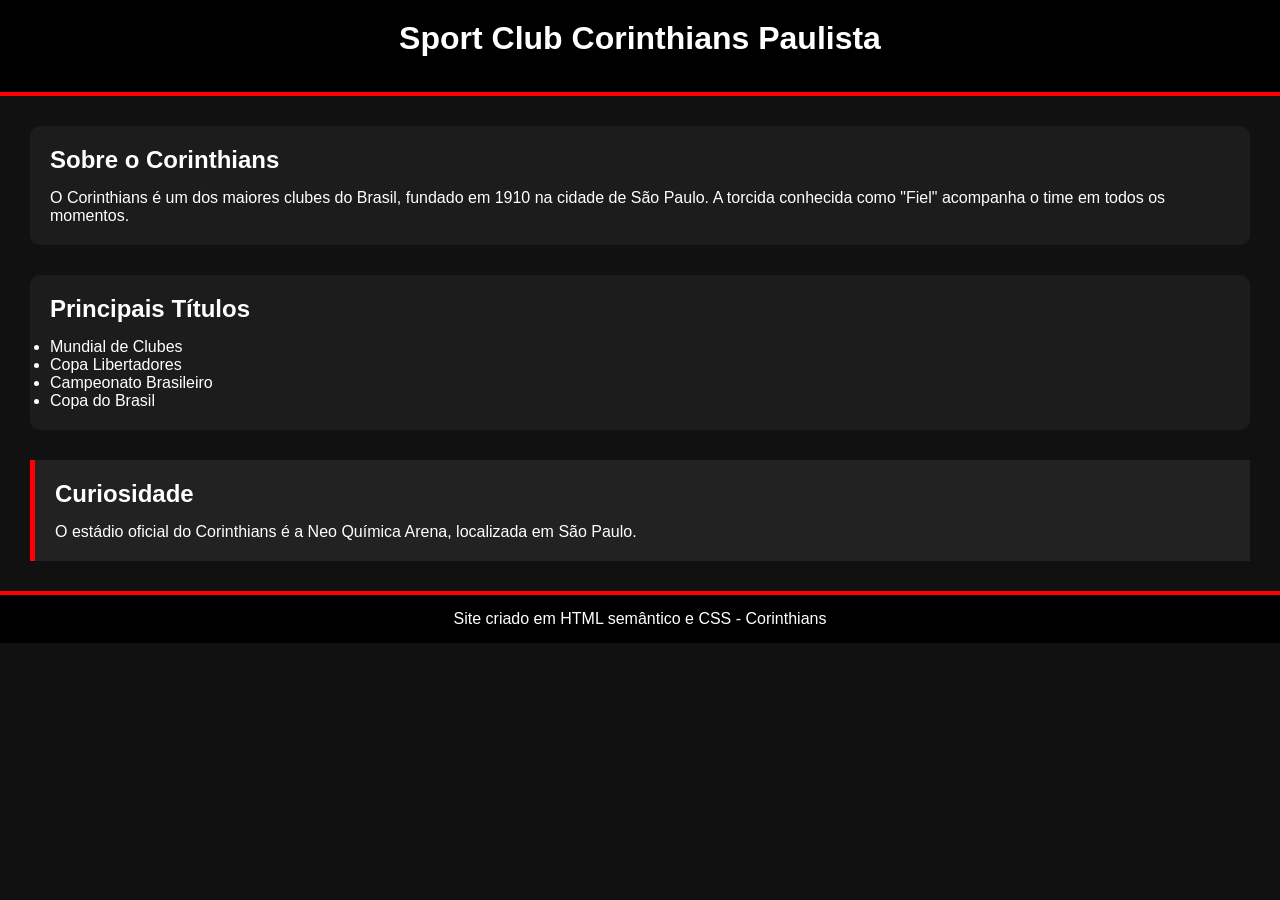
<file: modelo-novo.html>
<!DOCTYPE html>
<html lang="pt-BR">
<head>
    <meta charset="UTF-8">
    <meta name="viewport" content="width=device-width, initial-scale=1.0">
    <title>Corinthians</title>

    <style>
        *{
            margin: 0;
            padding: 0;
            box-sizing: border-box;
            font-family: Arial, Helvetica, sans-serif;
        }

        body{
            background-color: #111;
            color: white;
        }

        header{
            background-color: black;
            padding: 20px;
            text-align: center;
            border-bottom: 4px solid red;
        }

        nav{
            margin-top: 10px;
        }

        nav a{
            color: white;
            text-decoration: none;
            margin: 0 15px;
            font-weight: bold;
        }

        nav a:hover{
            color: red;
        }

        main{
            padding: 30px;
        }

        section{
            margin-bottom: 30px;
            background-color: #1c1c1c;
            padding: 20px;
            border-radius: 10px;
        }

        h1, h2{
            margin-bottom: 15px;
        }

        article{
            margin-top: 15px;
        }

        aside{
            background-color: #222;
            padding: 20px;
            border-left: 5px solid red;
            margin-top: 20px;
        }

        footer{
            background-color: black;
            text-align: center;
            padding: 15px;
            border-top: 4px solid red;
        }
    </style>
</head>
<body>

    <header>
        <h1>Sport Club Corinthians Paulista</h1>

    </header>

    <main>

        <section>
            <h2>Sobre o Corinthians</h2>

            <article>
                <p>
                    O Corinthians é um dos maiores clubes do Brasil, fundado em 1910 na cidade de São Paulo.
                    A torcida conhecida como "Fiel" acompanha o time em todos os momentos.
                </p>
            </article>
        </section>

        <section>
            <h2>Principais Títulos</h2>

            <article>
                <ul>
                    <li>Mundial de Clubes</li>
                    <li>Copa Libertadores</li>
                    <li>Campeonato Brasileiro</li>
                    <li>Copa do Brasil</li>
                </ul>
            </article>
        </section>

        <aside>
            <h2>Curiosidade</h2>

            <p>
                O estádio oficial do Corinthians é a Neo Química Arena,
                localizada em São Paulo.
            </p>
        </aside>

    </main>

    <footer>
        <p>Site criado em HTML semântico e CSS - Corinthians</p>
    </footer>

</body>
</html>
</file>
<file: css/estilo.css>
@charset "UTF-8";
@import  "reset.css";
@import"cores.css";

@font-face{
    font-family:mario;
    src: url('fontes/mario.ttf');
}

body{
    background-color: black;
    color: white;
    font-family: Mario;
}

h1{
    font-size: 60px;
    color: rgb(0, 204, 255);
}

a{
    color: rgb(0, 183, 255);
    font-size: 30px;
    text-decoration: none;
}
h2{
    color: rgb(146, 209, 228);
    text-align: center;

}
li{
    text-align: center;
    color: rgb(0, 204, 255);
}

div{text-align: center;
    color: rgb(255, 255, 255);

}
h3{
    color: rgb(255, 255, 255);
    text-align: center;
}
mark{
    color: rgb(255, 0, 0);
    text-align: center;
}
</file>
<file: MiguelSCCP_GestaoTurmaSenai_Amaral_2B_files/light-35756efcac164365.css>
[data-color-mode=light][data-light-theme=light],[data-color-mode=auto][data-light-theme=light]{--bgColor-success-emphasis:#1f883d;--button-outline-bgColor-active:#0757ba;--button-primary-bgColor-active:#197935;--button-primary-bgColor-disabled:#95d8a6;--button-primary-bgColor-hover:#1c8139;--buttonCounter-danger-fgColor-rest:#c21c2c;--color-ansi-cyan:#1b7c83;--color-ansi-cyan-bright:#3192aa;--control-checked-bgColor-active:#0757ba;--control-checked-bgColor-hover:#0860ca;--fgColor-danger:#d1242f;--reactionButton-selected-bgColor-hover:#caecff;--avatarStack-fade-bgColor-default:#c8d1da;--avatarStack-fade-bgColor-muted:#dae0e7;--bgColor-accent-emphasis:#0969da;--bgColor-accent-muted:#ddf4ff;--bgColor-attention-emphasis:#9a6700;--bgColor-attention-muted:#fff8c5;--bgColor-danger-emphasis:#cf222e;--bgColor-danger-muted:#ffebe9;--bgColor-disabled:#eff2f5;--bgColor-done-emphasis:#8250df;--bgColor-done-muted:#fbefff;--bgColor-emphasis:#25292e;--bgColor-inverse:#25292e;--bgColor-muted:#f6f8fa;--bgColor-neutral-emphasis:#59636e;--bgColor-neutral-muted:#818b981f;--bgColor-open-emphasis:var(--bgColor-success-emphasis);--bgColor-severe-emphasis:#bc4c00;--bgColor-severe-muted:#fff1e5;--bgColor-sponsors-emphasis:#bf3989;--bgColor-sponsors-muted:#ffeff7;--bgColor-success-muted:#dafbe1;--bgColor-transparent:#fff0;--borderColor-accent-emphasis:#0969da;--borderColor-accent-muted:#54aeff66;--borderColor-attention-emphasis:#9a6700;--borderColor-attention-muted:#d4a72c66;--borderColor-danger-emphasis:#cf222e;--borderColor-danger-muted:#ff818266;--borderColor-default:#d1d9e0;--borderColor-disabled:#818b981a;--borderColor-done-emphasis:#8250df;--borderColor-done-muted:#c297ff66;--borderColor-emphasis:#818b98;--borderColor-neutral-emphasis:#59636e;--borderColor-severe-emphasis:#bc4c00;--borderColor-severe-muted:#fb8f4466;--borderColor-sponsors-emphasis:#bf3989;--borderColor-sponsors-muted:#ff80c866;--borderColor-success-emphasis:#1a7f37;--borderColor-success-muted:#4ac26b66;--borderColor-transparent:#fff0;--button-danger-bgColor-active:#a40e26;--button-danger-fgColor-disabled:#d1242f80;--button-danger-fgColor-rest:var(--fgColor-danger);--button-danger-shadow-selected:inset 0 1px 0 0 #4c001433;--button-inactive-bgColor:#e6eaef;--button-inactive-fgColor:#59636e;--button-invisible-bgColor-disabled:#fff0;--button-invisible-borderColor-disabled:#fff0;--button-outline-shadow-selected:inset 0 1px 0 0 #00215533;--button-primary-bgColor-rest:var(--bgColor-success-emphasis);--button-primary-borderColor-disabled:var(--button-primary-bgColor-disabled);--button-primary-shadow-selected:inset 0 1px 0 0 #002d114d;--button-star-iconColor:#eac54f;--buttonCounter-danger-fgColor-disabled:#d1242f80;--buttonCounter-outline-fgColor-rest:#0550ae;--buttonCounter-primary-bgColor-rest:#002d1133;--buttonKeybindingHint-danger-bgColor-active:#1f232866;--buttonKeybindingHint-danger-bgColor-hover:#1f232833;--buttonKeybindingHint-default-bgColor-rest:#eff2f5;--buttonKeybindingHint-inactive-bgColor:#eff2f5;--buttonKeybindingHint-invisible-borderColor-rest:#fff0;--codeMirror-syntax-fgColor-constant:#0550ae;--codeMirror-syntax-fgColor-entity:#8250df;--codeMirror-syntax-fgColor-keyword:#cf222e;--codeMirror-syntax-fgColor-storage:#cf222e;--codeMirror-syntax-fgColor-string:#0a3069;--codeMirror-syntax-fgColor-support:#0550ae;--codeMirror-syntax-fgColor-variable:#953800;--color-ansi-black-bright:#393f46;--color-ansi-blue:#0969da;--color-ansi-blue-bright:#218bff;--color-ansi-gray:#59636e;--color-ansi-green:#116329;--color-ansi-green-bright:#1a7f37;--color-ansi-magenta:#8250df;--color-ansi-magenta-bright:#a475f9;--color-ansi-red:#cf222e;--color-ansi-red-bright:#a40e26;--color-ansi-white:#59636e;--color-ansi-white-bright:#818b98;--color-ansi-yellow:#4d2d00;--color-ansi-yellow-bright:#633c01;--color-prettylights-syntax-brackethighlighter-angle:#59636e;--color-prettylights-syntax-brackethighlighter-unmatched:#82071e;--color-prettylights-syntax-carriage-return-bg:#cf222e;--color-prettylights-syntax-carriage-return-text:#f6f8fa;--color-prettylights-syntax-comment:#59636e;--color-prettylights-syntax-constant:#0550ae;--color-prettylights-syntax-constant-other-reference-link:#0a3069;--color-prettylights-syntax-entity:#6639ba;--color-prettylights-syntax-entity-tag:#0550ae;--color-prettylights-syntax-invalid-illegal-text:var(--fgColor-danger);--color-prettylights-syntax-keyword:#cf222e;--color-prettylights-syntax-markup-changed-bg:#ffd8b5;--color-prettylights-syntax-markup-changed-text:#953800;--color-prettylights-syntax-markup-deleted-bg:#ffebe9;--color-prettylights-syntax-markup-deleted-text:#82071e;--color-prettylights-syntax-markup-heading:#0550ae;--color-prettylights-syntax-markup-ignored-bg:#0550ae;--color-prettylights-syntax-markup-ignored-text:#d1d9e0;--color-prettylights-syntax-markup-inserted-bg:#dafbe1;--color-prettylights-syntax-markup-inserted-text:#116329;--color-prettylights-syntax-markup-list:#3b2300;--color-prettylights-syntax-meta-diff-range:#8250df;--color-prettylights-syntax-string:#0a3069;--color-prettylights-syntax-string-regexp:#116329;--color-prettylights-syntax-sublimelinter-gutter-mark:#818b98;--color-prettylights-syntax-variable:#953800;--contribution-default-bgColor-0:#eff2f5;--contribution-default-bgColor-1:#aceebb;--contribution-default-bgColor-2:#4ac26b;--contribution-default-bgColor-3:#2da44e;--contribution-default-bgColor-4:#116329;--contribution-default-borderColor-0:#1f23280d;--contribution-halloween-bgColor-1:#f0db3d;--contribution-halloween-bgColor-2:#ffd642;--contribution-halloween-bgColor-3:#f68c41;--contribution-halloween-bgColor-4:#1f2328;--contribution-winter-bgColor-1:#b6e3ff;--contribution-winter-bgColor-2:#54aeff;--contribution-winter-bgColor-3:#0969da;--contribution-winter-bgColor-4:#0a3069;--control-bgColor-active:#e6eaef;--control-bgColor-hover:#eff2f5;--control-bgColor-rest:#f6f8fa;--control-checked-borderColor-active:var(--control-checked-bgColor-active);--control-checked-borderColor-hover:var(--control-checked-bgColor-hover);--control-danger-fgColor-hover:var(--fgColor-danger);--control-danger-fgColor-rest:var(--fgColor-danger);--control-fgColor-rest:#25292e;--control-transparent-bgColor-active:#818b9826;--control-transparent-bgColor-hover:#818b981a;--control-transparent-bgColor-rest:#fff0;--control-transparent-bgColor-selected:#818b9826;--control-transparent-borderColor-active:#fff0;--control-transparent-borderColor-hover:#fff0;--control-transparent-borderColor-rest:#fff0;--controlTrack-bgColor-active:#dae0e7;--controlTrack-bgColor-hover:#e0e6eb;--controlTrack-bgColor-rest:#e6eaef;--controlTrack-fgColor-rest:#59636e;--counter-borderColor:#fff0;--data-auburn-color-emphasis:#9d615c;--data-auburn-color-muted:#f2e9e9;--data-blue-color-emphasis:#006edb;--data-blue-color-muted:#d1f0ff;--data-brown-color-emphasis:#856d4c;--data-brown-color-muted:#eeeae2;--data-coral-color-emphasis:#d43511;--data-coral-color-muted:#ffe5db;--data-gray-color-emphasis:#808fa3;--data-gray-color-muted:#e8ecf2;--data-green-color-emphasis:#30a147;--data-green-color-muted:#caf7ca;--data-lemon-color-emphasis:#866e04;--data-lemon-color-muted:#f7eea1;--data-lime-color-emphasis:#527a29;--data-lime-color-muted:#e3f2b5;--data-olive-color-emphasis:#64762d;--data-olive-color-muted:#f0f0ad;--data-orange-color-emphasis:#eb670f;--data-orange-color-muted:#ffe7d1;--data-pine-color-emphasis:#167e53;--data-pine-color-muted:#bff8db;--data-pink-color-emphasis:#ce2c85;--data-pink-color-muted:#ffe5f1;--data-plum-color-emphasis:#a830e8;--data-plum-color-muted:#f8e5ff;--data-purple-color-emphasis:#894ceb;--data-purple-color-muted:#f1e5ff;--data-red-color-emphasis:#df0c24;--data-red-color-muted:#ffe2e0;--data-teal-color-emphasis:#179b9b;--data-teal-color-muted:#c7f5ef;--data-yellow-color-emphasis:#b88700;--data-yellow-color-muted:#ffec9e;--diffBlob-additionNum-bgColor:#aceebb;--diffBlob-additionWord-bgColor:#aceebb;--diffBlob-deletionNum-bgColor:#ffcecb;--diffBlob-deletionWord-bgColor:#ffcecb;--diffBlob-hunkNum-bgColor-rest:#b6e3ff;--display-auburn-bgColor-emphasis:#9d615c;--display-auburn-bgColor-muted:#f2e9e9;--display-auburn-borderColor-emphasis:#9d615c;--display-auburn-borderColor-muted:#e6d6d5;--display-auburn-fgColor:#8a5551;--display-auburn-scale-0:#f2e9e9;--display-auburn-scale-1:#e6d6d5;--display-auburn-scale-2:#d4b7b5;--display-auburn-scale-3:#c59e9b;--display-auburn-scale-4:#b4827e;--display-auburn-scale-5:#9d615c;--display-auburn-scale-6:#8a5551;--display-auburn-scale-7:#744744;--display-auburn-scale-8:#5d3937;--display-auburn-scale-9:#432928;--display-blue-bgColor-emphasis:#006edb;--display-blue-bgColor-muted:#d1f0ff;--display-blue-borderColor-emphasis:#006edb;--display-blue-borderColor-muted:#ade1ff;--display-blue-fgColor:#005fcc;--display-blue-scale-0:#d1f0ff;--display-blue-scale-1:#ade1ff;--display-blue-scale-2:#75c8ff;--display-blue-scale-3:#47afff;--display-blue-scale-4:#0f8fff;--display-blue-scale-5:#006edb;--display-blue-scale-6:#005fcc;--display-blue-scale-7:#004db3;--display-blue-scale-8:#003d99;--display-blue-scale-9:#002b75;--display-brown-bgColor-emphasis:#856d4c;--display-brown-bgColor-muted:#eeeae2;--display-brown-borderColor-emphasis:#856d4c;--display-brown-borderColor-muted:#dfd7c8;--display-brown-fgColor:#755f43;--display-brown-scale-0:#eeeae2;--display-brown-scale-1:#dfd7c8;--display-brown-scale-2:#cbbda4;--display-brown-scale-3:#b8a484;--display-brown-scale-4:#a68b64;--display-brown-scale-5:#856d4c;--display-brown-scale-6:#755f43;--display-brown-scale-7:#64513a;--display-brown-scale-8:#51412f;--display-brown-scale-9:#3a2e22;--display-coral-bgColor-emphasis:#d43511;--display-coral-bgColor-muted:#ffe5db;--display-coral-borderColor-emphasis:#d43511;--display-coral-borderColor-muted:#fecebe;--display-coral-fgColor:#ba2e12;--display-coral-scale-0:#ffe5db;--display-coral-scale-1:#fecebe;--display-coral-scale-2:#fcab92;--display-coral-scale-3:#f88768;--display-coral-scale-4:#f25f3a;--display-coral-scale-5:#d43511;--display-coral-scale-6:#ba2e12;--display-coral-scale-7:#9b2712;--display-coral-scale-8:#7e2011;--display-coral-scale-9:#5d180e;--display-cyan-bgColor-emphasis:#007b94;--display-cyan-bgColor-muted:#bdf4ff;--display-cyan-borderColor-emphasis:#007b94;--display-cyan-borderColor-muted:#7ae9ff;--display-cyan-fgColor:#006a80;--display-cyan-scale-0:#bdf4ff;--display-cyan-scale-1:#7ae9ff;--display-cyan-scale-2:#00d0fa;--display-cyan-scale-3:#00b7db;--display-cyan-scale-4:#0099b8;--display-cyan-scale-5:#007b94;--display-cyan-scale-6:#006a80;--display-cyan-scale-7:#00596b;--display-cyan-scale-8:#004857;--display-cyan-scale-9:#003742;--display-gray-bgColor-emphasis:#647182;--display-gray-bgColor-muted:#e8ecf2;--display-gray-borderColor-emphasis:#647182;--display-gray-borderColor-muted:#d2dae4;--display-gray-fgColor:#5c6570;--display-gray-scale-0:#e8ecf2;--display-gray-scale-1:#d2dae4;--display-gray-scale-2:#b4c0cf;--display-gray-scale-3:#9ba9bb;--display-gray-scale-4:#808fa3;--display-gray-scale-5:#647182;--display-gray-scale-6:#5c6570;--display-gray-scale-7:#4e535a;--display-gray-scale-8:#424448;--display-gray-scale-9:#303031;--display-green-bgColor-emphasis:#2c8141;--display-green-bgColor-muted:#caf7ca;--display-green-borderColor-emphasis:#2c8141;--display-green-borderColor-muted:#9ceda0;--display-green-fgColor:#2b6e3f;--display-green-scale-0:#caf7ca;--display-green-scale-1:#9ceda0;--display-green-scale-2:#54d961;--display-green-scale-3:#31bf46;--display-green-scale-4:#30a147;--display-green-scale-5:#2c8141;--display-green-scale-6:#2b6e3f;--display-green-scale-7:#285c3b;--display-green-scale-8:#254b34;--display-green-scale-9:#1d3528;--display-indigo-bgColor-emphasis:#5a61e7;--display-indigo-bgColor-muted:#e5e9ff;--display-indigo-borderColor-emphasis:#5a61e7;--display-indigo-borderColor-muted:#d2d7fe;--display-indigo-fgColor:#494edf;--display-indigo-scale-0:#e5e9ff;--display-indigo-scale-1:#d2d7fe;--display-indigo-scale-2:#b1b9fb;--display-indigo-scale-3:#979ff7;--display-indigo-scale-4:#7a82f0;--display-indigo-scale-5:#5a61e7;--display-indigo-scale-6:#494edf;--display-indigo-scale-7:#393cd5;--display-indigo-scale-8:#2d2db4;--display-indigo-scale-9:#25247b;--display-lemon-bgColor-emphasis:#866e04;--display-lemon-bgColor-muted:#f7eea1;--display-lemon-borderColor-emphasis:#866e04;--display-lemon-borderColor-muted:#f0db3d;--display-lemon-fgColor:#786002;--display-lemon-scale-0:#f7eea1;--display-lemon-scale-1:#f0db3d;--display-lemon-scale-2:#d8bd0e;--display-lemon-scale-3:#c2a60a;--display-lemon-scale-4:#a68c07;--display-lemon-scale-5:#866e04;--display-lemon-scale-6:#786002;--display-lemon-scale-7:#654f01;--display-lemon-scale-8:#523f00;--display-lemon-scale-9:#3d2e00;--display-lime-bgColor-emphasis:#527a29;--display-lime-bgColor-muted:#e3f2b5;--display-lime-borderColor-emphasis:#527a29;--display-lime-borderColor-muted:#c7e580;--display-lime-fgColor:#476c28;--display-lime-scale-0:#e3f2b5;--display-lime-scale-1:#c7e580;--display-lime-scale-2:#9bd039;--display-lime-scale-3:#80b530;--display-lime-scale-4:#6c9d2f;--display-lime-scale-5:#527a29;--display-lime-scale-6:#476c28;--display-lime-scale-7:#3a5b25;--display-lime-scale-8:#2f4a21;--display-lime-scale-9:#213319;--display-olive-bgColor-emphasis:#64762d;--display-olive-bgColor-muted:#f0f0ad;--display-olive-borderColor-emphasis:#64762d;--display-olive-borderColor-muted:#dbe170;--display-olive-fgColor:#56682c;--display-olive-scale-0:#f0f0ad;--display-olive-scale-1:#dbe170;--display-olive-scale-2:#b9c832;--display-olive-scale-3:#9bae32;--display-olive-scale-4:#819532;--display-olive-scale-5:#64762d;--display-olive-scale-6:#56682c;--display-olive-scale-7:#495a2b;--display-olive-scale-8:#3b4927;--display-olive-scale-9:#2a331f;--display-orange-bgColor-emphasis:#b8500f;--display-orange-bgColor-muted:#ffe7d1;--display-orange-borderColor-emphasis:#b8500f;--display-orange-borderColor-muted:#fecfaa;--display-orange-fgColor:#a24610;--display-orange-scale-0:#ffe7d1;--display-orange-scale-1:#fecfaa;--display-orange-scale-2:#fbaf74;--display-orange-scale-3:#f68c41;--display-orange-scale-4:#eb670f;--display-orange-scale-5:#b8500f;--display-orange-scale-6:#a24610;--display-orange-scale-7:#8d3c11;--display-orange-scale-8:#70300f;--display-orange-scale-9:#54230d;--display-pine-bgColor-emphasis:#167e53;--display-pine-bgColor-muted:#bff8db;--display-pine-borderColor-emphasis:#167e53;--display-pine-borderColor-muted:#80efb9;--display-pine-fgColor:#156f4b;--display-pine-scale-0:#bff8db;--display-pine-scale-1:#80efb9;--display-pine-scale-2:#1dd781;--display-pine-scale-3:#1dbf76;--display-pine-scale-4:#1aa267;--display-pine-scale-5:#167e53;--display-pine-scale-6:#156f4b;--display-pine-scale-7:#135d41;--display-pine-scale-8:#114b36;--display-pine-scale-9:#0d3627;--display-pink-bgColor-emphasis:#ce2c85;--display-pink-bgColor-muted:#ffe5f1;--display-pink-borderColor-emphasis:#ce2c85;--display-pink-borderColor-muted:#fdc9e2;--display-pink-fgColor:#b12f79;--display-pink-scale-0:#ffe5f1;--display-pink-scale-1:#fdc9e2;--display-pink-scale-2:#f8a5cf;--display-pink-scale-3:#f184bc;--display-pink-scale-4:#e55da5;--display-pink-scale-5:#ce2c85;--display-pink-scale-6:#b12f79;--display-pink-scale-7:#8e2e66;--display-pink-scale-8:#6e2b53;--display-pink-scale-9:#4d233d;--display-plum-bgColor-emphasis:#a830e8;--display-plum-bgColor-muted:#f8e5ff;--display-plum-borderColor-emphasis:#a830e8;--display-plum-borderColor-muted:#f0cdfe;--display-plum-fgColor:#961edc;--display-plum-scale-0:#f8e5ff;--display-plum-scale-1:#f0cdfe;--display-plum-scale-2:#e2a7fb;--display-plum-scale-3:#d487f7;--display-plum-scale-4:#c264f2;--display-plum-scale-5:#a830e8;--display-plum-scale-6:#961edc;--display-plum-scale-7:#7d1eb8;--display-plum-scale-8:#651d96;--display-plum-scale-9:#471769;--display-purple-bgColor-emphasis:#894ceb;--display-purple-bgColor-muted:#f1e5ff;--display-purple-borderColor-emphasis:#894ceb;--display-purple-borderColor-muted:#e6d2fe;--display-purple-fgColor:#783ae4;--display-purple-scale-0:#f1e5ff;--display-purple-scale-1:#e6d2fe;--display-purple-scale-2:#d1b1fc;--display-purple-scale-3:#bc91f8;--display-purple-scale-4:#a672f3;--display-purple-scale-5:#894ceb;--display-purple-scale-6:#783ae4;--display-purple-scale-7:#6223d7;--display-purple-scale-8:#4f21ab;--display-purple-scale-9:#391b79;--display-red-bgColor-emphasis:#df0c24;--display-red-bgColor-muted:#ffe2e0;--display-red-borderColor-emphasis:#df0c24;--display-red-borderColor-muted:#fecdcd;--display-red-fgColor:#c50d28;--display-red-scale-0:#ffe2e0;--display-red-scale-1:#fecdcd;--display-red-scale-2:#fda5a7;--display-red-scale-3:#fb8389;--display-red-scale-4:#f85461;--display-red-scale-5:#df0c24;--display-red-scale-6:#c50d28;--display-red-scale-7:#a60c29;--display-red-scale-8:#880c27;--display-red-scale-9:#610a20;--display-teal-bgColor-emphasis:#127e81;--display-teal-bgColor-muted:#c7f5ef;--display-teal-borderColor-emphasis:#127e81;--display-teal-borderColor-muted:#89ebe1;--display-teal-fgColor:#106e75;--display-teal-scale-0:#c7f5ef;--display-teal-scale-1:#89ebe1;--display-teal-scale-2:#22d3c7;--display-teal-scale-3:#1db9b4;--display-teal-scale-4:#179b9b;--display-teal-scale-5:#127e81;--display-teal-scale-6:#106e75;--display-teal-scale-7:#0d5b63;--display-teal-scale-8:#0a4852;--display-teal-scale-9:#073740;--display-yellow-bgColor-emphasis:#946a00;--display-yellow-bgColor-muted:#ffec9e;--display-yellow-borderColor-emphasis:#946a00;--display-yellow-borderColor-muted:#ffd642;--display-yellow-fgColor:#805900;--display-yellow-scale-0:#ffec9e;--display-yellow-scale-1:#ffd642;--display-yellow-scale-2:#ebb400;--display-yellow-scale-3:#d19d00;--display-yellow-scale-4:#b88700;--display-yellow-scale-5:#946a00;--display-yellow-scale-6:#805900;--display-yellow-scale-7:#704d00;--display-yellow-scale-8:#5c3d00;--display-yellow-scale-9:#422b00;--fgColor-accent:#0969da;--fgColor-attention:#9a6700;--fgColor-closed:var(--fgColor-danger);--fgColor-disabled:#818b98;--fgColor-done:#8250df;--fgColor-muted:#59636e;--fgColor-neutral:#59636e;--fgColor-severe:#bc4c00;--fgColor-sponsors:#bf3989;--fgColor-success:#1a7f37;--header-bgColor:#25292e;--header-borderColor-divider:#818b98;--headerSearch-bgColor:#25292e;--headerSearch-borderColor:#818b98;--highlight-neutral-bgColor:#fff8c5;--label-auburn-bgColor-active:#d4b7b5;--label-auburn-bgColor-hover:#e6d6d5;--label-auburn-bgColor-rest:#f2e9e9;--label-auburn-borderColor:#fff0;--label-auburn-fgColor-active:#5d3937;--label-auburn-fgColor-hover:#744744;--label-auburn-fgColor-rest:#8a5551;--label-blue-bgColor-active:#75c8ff;--label-blue-bgColor-hover:#ade1ff;--label-blue-bgColor-rest:#d1f0ff;--label-blue-borderColor:#fff0;--label-blue-fgColor-active:#003d99;--label-blue-fgColor-hover:#004db3;--label-blue-fgColor-rest:#005fcc;--label-brown-bgColor-active:#cbbda4;--label-brown-bgColor-hover:#dfd7c8;--label-brown-bgColor-rest:#eeeae2;--label-brown-borderColor:#fff0;--label-brown-fgColor-active:#51412f;--label-brown-fgColor-hover:#64513a;--label-brown-fgColor-rest:#755f43;--label-coral-bgColor-active:#fcab92;--label-coral-bgColor-hover:#fecebe;--label-coral-bgColor-rest:#ffe5db;--label-coral-borderColor:#fff0;--label-coral-fgColor-active:#7e2011;--label-coral-fgColor-hover:#9b2712;--label-coral-fgColor-rest:#ba2e12;--label-cyan-bgColor-active:#00d0fa;--label-cyan-bgColor-hover:#7ae9ff;--label-cyan-bgColor-rest:#bdf4ff;--label-cyan-borderColor:#fff0;--label-cyan-fgColor-active:#004857;--label-cyan-fgColor-hover:#00596b;--label-cyan-fgColor-rest:#006a80;--label-gray-bgColor-active:#b4c0cf;--label-gray-bgColor-hover:#d2dae4;--label-gray-bgColor-rest:#e8ecf2;--label-gray-borderColor:#fff0;--label-gray-fgColor-active:#424448;--label-gray-fgColor-hover:#4e535a;--label-gray-fgColor-rest:#5c6570;--label-green-bgColor-active:#54d961;--label-green-bgColor-hover:#9ceda0;--label-green-bgColor-rest:#caf7ca;--label-green-borderColor:#fff0;--label-green-fgColor-active:#254b34;--label-green-fgColor-hover:#285c3b;--label-green-fgColor-rest:#2b6e3f;--label-indigo-bgColor-active:#b1b9fb;--label-indigo-bgColor-hover:#d2d7fe;--label-indigo-bgColor-rest:#e5e9ff;--label-indigo-borderColor:#fff0;--label-indigo-fgColor-active:#2d2db4;--label-indigo-fgColor-hover:#393cd5;--label-indigo-fgColor-rest:#494edf;--label-lemon-bgColor-active:#d8bd0e;--label-lemon-bgColor-hover:#f0db3d;--label-lemon-bgColor-rest:#f7eea1;--label-lemon-borderColor:#fff0;--label-lemon-fgColor-active:#523f00;--label-lemon-fgColor-hover:#654f01;--label-lemon-fgColor-rest:#786002;--label-lime-bgColor-active:#9bd039;--label-lime-bgColor-hover:#c7e580;--label-lime-bgColor-rest:#e3f2b5;--label-lime-borderColor:#fff0;--label-lime-fgColor-active:#2f4a21;--label-lime-fgColor-hover:#3a5b25;--label-lime-fgColor-rest:#476c28;--label-olive-bgColor-active:#b9c832;--label-olive-bgColor-hover:#dbe170;--label-olive-bgColor-rest:#f0f0ad;--label-olive-borderColor:#fff0;--label-olive-fgColor-active:#3b4927;--label-olive-fgColor-hover:#495a2b;--label-olive-fgColor-rest:#56682c;--label-orange-bgColor-active:#fbaf74;--label-orange-bgColor-hover:#fecfaa;--label-orange-bgColor-rest:#ffe7d1;--label-orange-borderColor:#fff0;--label-orange-fgColor-active:#70300f;--label-orange-fgColor-hover:#8d3c11;--label-orange-fgColor-rest:#a24610;--label-pine-bgColor-active:#1dd781;--label-pine-bgColor-hover:#80efb9;--label-pine-bgColor-rest:#bff8db;--label-pine-borderColor:#fff0;--label-pine-fgColor-active:#114b36;--label-pine-fgColor-hover:#135d41;--label-pine-fgColor-rest:#156f4b;--label-pink-bgColor-active:#f8a5cf;--label-pink-bgColor-hover:#fdc9e2;--label-pink-bgColor-rest:#ffe5f1;--label-pink-borderColor:#fff0;--label-pink-fgColor-active:#6e2b53;--label-pink-fgColor-hover:#8e2e66;--label-pink-fgColor-rest:#b12f79;--label-plum-bgColor-active:#e2a7fb;--label-plum-bgColor-hover:#f0cdfe;--label-plum-bgColor-rest:#f8e5ff;--label-plum-borderColor:#fff0;--label-plum-fgColor-active:#651d96;--label-plum-fgColor-hover:#7d1eb8;--label-plum-fgColor-rest:#961edc;--label-purple-bgColor-active:#d1b1fc;--label-purple-bgColor-hover:#e6d2fe;--label-purple-bgColor-rest:#f1e5ff;--label-purple-borderColor:#fff0;--label-purple-fgColor-active:#4f21ab;--label-purple-fgColor-hover:#6223d7;--label-purple-fgColor-rest:#783ae4;--label-red-bgColor-active:#fda5a7;--label-red-bgColor-hover:#fecdcd;--label-red-bgColor-rest:#ffe2e0;--label-red-borderColor:#fff0;--label-red-fgColor-active:#880c27;--label-red-fgColor-hover:#a60c29;--label-red-fgColor-rest:#c50d28;--label-teal-bgColor-active:#22d3c7;--label-teal-bgColor-hover:#89ebe1;--label-teal-bgColor-rest:#c7f5ef;--label-teal-borderColor:#fff0;--label-teal-fgColor-active:#0a4852;--label-teal-fgColor-hover:#0d5b63;--label-teal-fgColor-rest:#106e75;--label-yellow-bgColor-active:#ebb400;--label-yellow-bgColor-hover:#ffd642;--label-yellow-bgColor-rest:#ffec9e;--label-yellow-borderColor:#fff0;--label-yellow-fgColor-active:#5c3d00;--label-yellow-fgColor-hover:#704d00;--label-yellow-fgColor-rest:#805900;--menu-bgColor-active:#fff0;--overlay-backdrop-bgColor:#c8d1da66;--progressBar-bgColor-success:var(--bgColor-success-emphasis);--progressBar-track-borderColor:#fff0;--reactionButton-selected-bgColor-rest:#ddf4ff;--reactionButton-selected-fgColor-hover:#0550ae;--selectMenu-bgColor-active:#b6e3ff;--selectMenu-borderColor:#fff0;--shadow-resting-medium:0 1px 1px 0 #25292e1a, 0 3px 6px 0 #25292e1f;--skeletonLoader-bgColor:#818b981a;--topicTag-borderColor:#fff0;--treeViewItem-leadingVisual-iconColor-rest:#54aeff;--underlineNav-borderColor-active:#fd8c73;--avatar-bgColor:#fff;--avatar-shadow:0 0 0 2px #fffc;--bgColor-black:#1f2328;--bgColor-closed-emphasis:var(--bgColor-danger-emphasis);--bgColor-closed-muted:var(--bgColor-danger-muted);--bgColor-default:#fff;--bgColor-draft-emphasis:var(--bgColor-neutral-emphasis);--bgColor-draft-muted:var(--bgColor-neutral-muted);--bgColor-inset:var(--bgColor-muted);--bgColor-open-muted:var(--bgColor-success-muted);--bgColor-upsell-emphasis:var(--bgColor-done-emphasis);--bgColor-upsell-muted:var(--bgColor-done-muted);--bgColor-white:#fff;--border-accent-emphasis:.0625rem solid #0969da;--border-accent-muted:.0625rem solid #54aeff66;--border-attention-emphasis:.0625rem solid #9a6700;--border-attention-muted:.0625rem solid #d4a72c66;--border-danger-emphasis:.0625rem solid #cf222e;--border-danger-muted:.0625rem solid #ff818266;--border-default:.0625rem solid #d1d9e0;--border-disabled:.0625rem solid #818b981a;--border-done-emphasis:.0625rem solid #8250df;--border-done-muted:.0625rem solid #c297ff66;--border-emphasis:.0625rem solid #818b98;--border-neutral-emphasis:.0625rem solid #59636e;--border-severe-emphasis:.0625rem solid #bc4c00;--border-severe-muted:.0625rem solid #fb8f4466;--border-sponsors-emphasis:.0625rem solid #bf3989;--border-sponsors-muted:.0625rem solid #ff80c866;--border-success-emphasis:.0625rem solid #1a7f37;--border-success-muted:.0625rem solid #4ac26b66;--border-transparent:.0625rem solid #fff0;--borderColor-closed-emphasis:var(--borderColor-danger-emphasis);--borderColor-closed-muted:var(--borderColor-danger-muted);--borderColor-draft-emphasis:var(--borderColor-neutral-emphasis);--borderColor-muted:#d1d9e0b3;--borderColor-open-emphasis:var(--borderColor-success-emphasis);--borderColor-open-muted:var(--borderColor-success-muted);--borderColor-translucent:#1f232826;--borderColor-upsell-emphasis:var(--borderColor-done-emphasis);--borderColor-upsell-muted:var(--borderColor-done-muted);--button-danger-bgColor-hover:var(--bgColor-danger-emphasis);--button-danger-bgColor-rest:var(--control-bgColor-rest);--button-danger-fgColor-active:#fff;--button-danger-fgColor-hover:#fff;--button-danger-iconColor-disabled:var(--button-danger-fgColor-disabled);--button-danger-iconColor-hover:#fff;--button-danger-iconColor-rest:var(--button-danger-fgColor-rest);--button-default-bgColor-active:var(--control-bgColor-active);--button-default-bgColor-hover:var(--control-bgColor-hover);--button-default-bgColor-rest:var(--control-bgColor-rest);--button-default-bgColor-selected:var(--control-bgColor-active);--button-default-fgColor-rest:var(--control-fgColor-rest);--button-default-shadow-resting:0 1px 0 0 #1f23280a;--button-invisible-bgColor-active:var(--control-transparent-bgColor-active);--button-invisible-bgColor-hover:var(--control-transparent-bgColor-hover);--button-invisible-bgColor-rest:var(--control-transparent-bgColor-rest);--button-invisible-borderColor-hover:var(--control-transparent-borderColor-hover);--button-invisible-borderColor-rest:var(--control-transparent-borderColor-rest);--button-invisible-fgColor-active:var(--control-fgColor-rest);--button-invisible-fgColor-hover:var(--control-fgColor-rest);--button-invisible-fgColor-rest:var(--control-fgColor-rest);--button-invisible-iconColor-hover:var(--fgColor-muted);--button-invisible-iconColor-rest:var(--fgColor-muted);--button-outline-bgColor-hover:var(--bgColor-accent-emphasis);--button-outline-bgColor-rest:var(--control-bgColor-rest);--button-outline-fgColor-active:#fff;--button-outline-fgColor-disabled:#0969da80;--button-outline-fgColor-hover:#fff;--button-outline-fgColor-rest:var(--fgColor-accent);--button-primary-fgColor-disabled:#fffc;--buttonCounter-danger-bgColor-disabled:#cf222e0d;--buttonCounter-danger-bgColor-hover:#fff3;--buttonCounter-danger-bgColor-rest:#cf222e1a;--buttonCounter-danger-fgColor-hover:#fff;--buttonCounter-default-bgColor-rest:var(--bgColor-neutral-muted);--buttonCounter-invisible-bgColor-rest:var(--bgColor-neutral-muted);--buttonCounter-outline-bgColor-disabled:#0969da0d;--buttonCounter-outline-bgColor-hover:#fff3;--buttonCounter-outline-bgColor-rest:#0969da1a;--buttonCounter-outline-fgColor-disabled:#0969da80;--buttonCounter-outline-fgColor-hover:#fff;--buttonKeybindingHint-danger-bgColor-rest:var(--buttonKeybindingHint-default-bgColor-rest);--buttonKeybindingHint-default-bgColor-disabled:var(--buttonKeybindingHint-default-bgColor-rest);--buttonKeybindingHint-default-fgColor-rest:var(--fgColor-muted);--buttonKeybindingHint-inactive-fgColor:var(--button-inactive-fgColor);--buttonKeybindingHint-invisible-bgColor-active:var(--control-transparent-bgColor-active);--buttonKeybindingHint-invisible-bgColor-disabled:var(--button-invisible-bgColor-disabled);--buttonKeybindingHint-invisible-bgColor-hover:var(--control-transparent-bgColor-hover);--buttonKeybindingHint-invisible-bgColor-rest:var(--buttonKeybindingHint-default-bgColor-rest);--buttonKeybindingHint-invisible-fgColor-rest:var(--fgColor-muted);--buttonKeybindingHint-primary-bgColor-disabled:#002d111a;--buttonKeybindingHint-primary-bgColor-rest:var(--buttonCounter-primary-bgColor-rest);--codeMirror-activeline-bgColor:var(--bgColor-neutral-muted);--codeMirror-gutterMarker-fgColor-muted:var(--fgColor-muted);--codeMirror-lineNumber-fgColor:var(--fgColor-muted);--codeMirror-selection-bgColor:var(--borderColor-accent-muted);--codeMirror-syntax-fgColor-comment:#1f2328;--color-ansi-black:#1f2328;--color-prettylights-syntax-invalid-illegal-bg:var(--bgColor-danger-muted);--color-prettylights-syntax-markup-bold:#1f2328;--color-prettylights-syntax-markup-italic:#1f2328;--color-prettylights-syntax-storage-modifier-import:#1f2328;--contribution-default-borderColor-1:var(--contribution-default-borderColor-0);--contribution-default-borderColor-2:var(--contribution-default-borderColor-0);--contribution-default-borderColor-3:var(--contribution-default-borderColor-0);--contribution-default-borderColor-4:var(--contribution-default-borderColor-0);--control-bgColor-disabled:var(--bgColor-disabled);--control-bgColor-selected:var(--control-bgColor-rest);--control-borderColor-danger:var(--borderColor-danger-emphasis);--control-borderColor-disabled:var(--borderColor-disabled);--control-borderColor-emphasis:var(--borderColor-emphasis);--control-borderColor-rest:var(--borderColor-default);--control-borderColor-success:var(--borderColor-success-emphasis);--control-borderColor-warning:var(--borderColor-attention-emphasis);--control-checked-bgColor-disabled:var(--fgColor-disabled);--control-checked-bgColor-rest:var(--bgColor-accent-emphasis);--control-danger-bgColor-active:#ffebe966;--control-danger-bgColor-hover:var(--bgColor-danger-muted);--control-fgColor-disabled:var(--fgColor-disabled);--control-fgColor-placeholder:var(--fgColor-muted);--control-iconColor-rest:var(--fgColor-muted);--control-transparent-bgColor-disabled:var(--bgColor-disabled);--controlKnob-bgColor-checked:#fff;--controlKnob-bgColor-rest:#fff;--controlTrack-bgColor-disabled:var(--fgColor-disabled);--controlTrack-borderColor-disabled:var(--fgColor-disabled);--controlTrack-borderColor-rest:var(--borderColor-default);--counter-bgColor-emphasis:var(--bgColor-neutral-emphasis);--counter-bgColor-muted:var(--bgColor-neutral-muted);--diffBlob-additionLine-bgColor:var(--bgColor-success-muted);--diffBlob-deletionLine-bgColor:var(--bgColor-danger-muted);--diffBlob-emptyLine-bgColor:var(--bgColor-muted);--diffBlob-emptyNum-bgColor:var(--bgColor-muted);--diffBlob-expander-iconColor:var(--fgColor-muted);--diffBlob-hunkLine-bgColor:var(--bgColor-accent-muted);--diffBlob-hunkLine-fgColor:var(--fgColor-muted);--diffBlob-hunkNum-bgColor-hover:var(--bgColor-accent-emphasis);--fgColor-black:#1f2328;--fgColor-default:#1f2328;--fgColor-draft:var(--fgColor-neutral);--fgColor-link:var(--fgColor-accent);--fgColor-onEmphasis:#fff;--fgColor-onInverse:#fff;--fgColor-open:var(--fgColor-success);--fgColor-upsell:var(--fgColor-done);--fgColor-white:#fff;--focus-outline-color:var(--borderColor-accent-emphasis);--header-fgColor-default:#ffffffb3;--header-fgColor-logo:#fff;--overlay-bgColor:#fff;--page-header-bgColor:var(--bgColor-muted);--progressBar-bgColor-accent:var(--bgColor-accent-emphasis);--progressBar-bgColor-attention:var(--bgColor-attention-emphasis);--progressBar-bgColor-danger:var(--bgColor-danger-emphasis);--progressBar-bgColor-done:var(--bgColor-done-emphasis);--progressBar-bgColor-neutral:var(--bgColor-neutral-emphasis);--progressBar-bgColor-severe:var(--bgColor-severe-emphasis);--progressBar-bgColor-sponsors:var(--bgColor-sponsors-emphasis);--progressBar-track-bgColor:var(--borderColor-default);--selection-bgColor:#0969da33;--shadow-inset:inset 0 1px 0 0 #1f23280a;--shadow-resting-small:0 1px 1px 0 #1f23280a, 0 1px 2px 0 #1f232808;--shadow-resting-xsmall:0 1px 1px 0 #1f23280d;--sideNav-bgColor-selected:#fff;--timelineBadge-bgColor:var(--bgColor-muted);--tooltip-bgColor:var(--bgColor-emphasis);--underlineNav-iconColor-rest:var(--fgColor-muted);--avatar-borderColor:var(--borderColor-translucent);--border-closed-emphasis:var(--border-danger-emphasis);--border-closed-muted:var(--border-danger-muted);--border-draft-emphasis:.0625rem solid #59636e;--border-muted:.0625rem solid #d1d9e0b3;--border-open-emphasis:var(--border-success-emphasis);--border-open-muted:var(--border-success-muted);--border-translucent:.0625rem solid #1f232826;--border-upsell-emphasis:.0625rem solid #8250df;--border-upsell-muted:.0625rem solid #c297ff66;--borderColor-neutral-muted:var(--borderColor-muted);--button-danger-bgColor-disabled:var(--control-bgColor-disabled);--button-danger-borderColor-rest:var(--control-borderColor-rest);--button-default-bgColor-disabled:var(--control-bgColor-disabled);--button-default-borderColor-active:var(--control-borderColor-rest);--button-default-borderColor-disabled:var(--control-borderColor-disabled);--button-default-borderColor-rest:var(--control-borderColor-rest);--button-default-fgColor-disabled:var(--control-fgColor-disabled);--button-invisible-fgColor-disabled:var(--control-fgColor-disabled);--button-invisible-iconColor-disabled:var(--control-fgColor-disabled);--button-outline-bgColor-disabled:var(--control-bgColor-disabled);--button-primary-borderColor-rest:var(--borderColor-translucent);--button-primary-fgColor-rest:var(--fgColor-white);--button-primary-iconColor-disabled:var(--button-primary-fgColor-disabled);--button-primary-iconColor-rest:#fffc;--buttonKeybindingHint-danger-bgColor-disabled:var(--buttonKeybindingHint-default-bgColor-disabled);--buttonKeybindingHint-danger-borderColor-hover:var(--borderColor-translucent);--buttonKeybindingHint-danger-fgColor-active:var(--fgColor-onEmphasis);--buttonKeybindingHint-danger-fgColor-hover:var(--fgColor-onEmphasis);--buttonKeybindingHint-danger-fgColor-rest:var(--buttonKeybindingHint-default-fgColor-rest);--buttonKeybindingHint-default-borderColor-disabled:var(--control-borderColor-disabled);--buttonKeybindingHint-default-borderColor-rest:var(--borderColor-muted);--buttonKeybindingHint-default-fgColor-disabled:var(--control-fgColor-disabled);--buttonKeybindingHint-inactive-borderColor:var(--borderColor-muted);--buttonKeybindingHint-invisible-borderColor-disabled:var(--control-borderColor-disabled);--buttonKeybindingHint-invisible-fgColor-disabled:var(--control-fgColor-disabled);--buttonKeybindingHint-primary-borderColor-disabled:var(--control-borderColor-disabled);--buttonKeybindingHint-primary-borderColor-rest:var(--borderColor-translucent);--buttonKeybindingHint-primary-fgColor-disabled:var(--button-primary-fgColor-disabled);--buttonKeybindingHint-primary-fgColor-rest:var(--fgColor-onEmphasis);--card-bgColor:var(--bgColor-default);--codeMirror-bgColor:var(--bgColor-default);--codeMirror-cursor-fgColor:var(--fgColor-default);--codeMirror-fgColor:var(--fgColor-default);--codeMirror-gutterMarker-fgColor-default:var(--bgColor-default);--codeMirror-gutters-bgColor:var(--bgColor-default);--codeMirror-lines-bgColor:var(--bgColor-default);--codeMirror-matchingBracket-fgColor:var(--fgColor-default);--control-borderColor-selected:var(--control-bgColor-selected);--control-checked-borderColor-disabled:var(--control-checked-bgColor-disabled);--control-checked-borderColor-rest:var(--control-checked-bgColor-rest);--control-checked-fgColor-disabled:var(--fgColor-onEmphasis);--control-checked-fgColor-rest:var(--fgColor-onEmphasis);--controlKnob-bgColor-disabled:var(--control-bgColor-disabled);--controlKnob-borderColor-checked:var(--control-checked-bgColor-rest);--controlKnob-borderColor-disabled:var(--control-bgColor-disabled);--controlKnob-borderColor-rest:var(--control-borderColor-rest);--controlTrack-fgColor-disabled:var(--fgColor-onEmphasis);--dashboard-bgColor:var(--bgColor-default);--diffBlob-additionLine-fgColor:var(--fgColor-default);--diffBlob-additionNum-fgColor:var(--fgColor-default);--diffBlob-additionWord-fgColor:var(--fgColor-default);--diffBlob-deletionLine-fgColor:var(--fgColor-default);--diffBlob-deletionNum-fgColor:var(--fgColor-default);--diffBlob-deletionWord-fgColor:var(--fgColor-default);--diffBlob-hunkNum-fgColor-hover:var(--fgColor-onEmphasis);--diffBlob-hunkNum-fgColor-rest:var(--fgColor-default);--focus-outline:.125rem solid #0969da;--focus-outlineColor:var(--focus-outline-color);--overlay-borderColor:#d1d9e080;--reactionButton-selected-fgColor-rest:var(--fgColor-link);--tooltip-fgColor:var(--fgColor-onEmphasis);--underlineNav-borderColor-hover:var(--borderColor-muted);--border-neutral-muted:.0625rem solid #d1d9e0b3;--borderColor-draft-muted:var(--borderColor-neutral-muted);--button-danger-borderColor-hover:var(--button-primary-borderColor-rest);--button-default-borderColor-hover:var(--button-default-borderColor-rest);--button-primary-borderColor-active:var(--button-primary-borderColor-rest);--button-primary-borderColor-hover:var(--button-primary-borderColor-rest);--buttonKeybindingHint-danger-borderColor-active:var(--buttonKeybindingHint-danger-borderColor-hover);--buttonKeybindingHint-danger-borderColor-disabled:var(--buttonKeybindingHint-default-borderColor-disabled);--buttonKeybindingHint-danger-borderColor-rest:var(--buttonKeybindingHint-default-borderColor-rest);--buttonKeybindingHint-danger-fgColor-disabled:var(--buttonKeybindingHint-default-fgColor-disabled);--shadow-floating-large:0 0 0 1px #d1d9e000, 0 40px 80px 0 #25292e3d;--shadow-floating-medium:0 0 0 1px #d1d9e000, 0 8px 16px -4px #25292e14, 0 4px 32px -4px #25292e14, 0 24px 48px -12px #25292e14, 0 48px 96px -24px #25292e14;--shadow-floating-small:0 0 0 1px #d1d9e040, 0 6px 12px -3px #25292e0a, 0 6px 18px 0 #25292e1f;--shadow-floating-xlarge:0 0 0 1px #d1d9e000, 0 56px 112px 0 #25292e52;--border-draft-muted:.0625rem solid #d1d9e0b3;--button-danger-borderColor-active:var(--button-danger-borderColor-hover);--button-outline-borderColor-hover:var(--button-primary-borderColor-hover);--button-outline-borderColor-active:var(--button-outline-borderColor-hover)}@media (prefers-color-scheme:dark){[data-color-mode][data-color-mode=auto][data-dark-theme=light]{--bgColor-success-emphasis:#1f883d;--button-outline-bgColor-active:#0757ba;--button-primary-bgColor-active:#197935;--button-primary-bgColor-disabled:#95d8a6;--button-primary-bgColor-hover:#1c8139;--buttonCounter-danger-fgColor-rest:#c21c2c;--color-ansi-cyan:#1b7c83;--color-ansi-cyan-bright:#3192aa;--control-checked-bgColor-active:#0757ba;--control-checked-bgColor-hover:#0860ca;--fgColor-danger:#d1242f;--reactionButton-selected-bgColor-hover:#caecff;--avatarStack-fade-bgColor-default:#c8d1da;--avatarStack-fade-bgColor-muted:#dae0e7;--bgColor-accent-emphasis:#0969da;--bgColor-accent-muted:#ddf4ff;--bgColor-attention-emphasis:#9a6700;--bgColor-attention-muted:#fff8c5;--bgColor-danger-emphasis:#cf222e;--bgColor-danger-muted:#ffebe9;--bgColor-disabled:#eff2f5;--bgColor-done-emphasis:#8250df;--bgColor-done-muted:#fbefff;--bgColor-emphasis:#25292e;--bgColor-inverse:#25292e;--bgColor-muted:#f6f8fa;--bgColor-neutral-emphasis:#59636e;--bgColor-neutral-muted:#818b981f;--bgColor-open-emphasis:var(--bgColor-success-emphasis);--bgColor-severe-emphasis:#bc4c00;--bgColor-severe-muted:#fff1e5;--bgColor-sponsors-emphasis:#bf3989;--bgColor-sponsors-muted:#ffeff7;--bgColor-success-muted:#dafbe1;--bgColor-transparent:#fff0;--borderColor-accent-emphasis:#0969da;--borderColor-accent-muted:#54aeff66;--borderColor-attention-emphasis:#9a6700;--borderColor-attention-muted:#d4a72c66;--borderColor-danger-emphasis:#cf222e;--borderColor-danger-muted:#ff818266;--borderColor-default:#d1d9e0;--borderColor-disabled:#818b981a;--borderColor-done-emphasis:#8250df;--borderColor-done-muted:#c297ff66;--borderColor-emphasis:#818b98;--borderColor-neutral-emphasis:#59636e;--borderColor-severe-emphasis:#bc4c00;--borderColor-severe-muted:#fb8f4466;--borderColor-sponsors-emphasis:#bf3989;--borderColor-sponsors-muted:#ff80c866;--borderColor-success-emphasis:#1a7f37;--borderColor-success-muted:#4ac26b66;--borderColor-transparent:#fff0;--button-danger-bgColor-active:#a40e26;--button-danger-fgColor-disabled:#d1242f80;--button-danger-fgColor-rest:var(--fgColor-danger);--button-danger-shadow-selected:inset 0 1px 0 0 #4c001433;--button-inactive-bgColor:#e6eaef;--button-inactive-fgColor:#59636e;--button-invisible-bgColor-disabled:#fff0;--button-invisible-borderColor-disabled:#fff0;--button-outline-shadow-selected:inset 0 1px 0 0 #00215533;--button-primary-bgColor-rest:var(--bgColor-success-emphasis);--button-primary-borderColor-disabled:var(--button-primary-bgColor-disabled);--button-primary-shadow-selected:inset 0 1px 0 0 #002d114d;--button-star-iconColor:#eac54f;--buttonCounter-danger-fgColor-disabled:#d1242f80;--buttonCounter-outline-fgColor-rest:#0550ae;--buttonCounter-primary-bgColor-rest:#002d1133;--buttonKeybindingHint-danger-bgColor-active:#1f232866;--buttonKeybindingHint-danger-bgColor-hover:#1f232833;--buttonKeybindingHint-default-bgColor-rest:#eff2f5;--buttonKeybindingHint-inactive-bgColor:#eff2f5;--buttonKeybindingHint-invisible-borderColor-rest:#fff0;--codeMirror-syntax-fgColor-constant:#0550ae;--codeMirror-syntax-fgColor-entity:#8250df;--codeMirror-syntax-fgColor-keyword:#cf222e;--codeMirror-syntax-fgColor-storage:#cf222e;--codeMirror-syntax-fgColor-string:#0a3069;--codeMirror-syntax-fgColor-support:#0550ae;--codeMirror-syntax-fgColor-variable:#953800;--color-ansi-black-bright:#393f46;--color-ansi-blue:#0969da;--color-ansi-blue-bright:#218bff;--color-ansi-gray:#59636e;--color-ansi-green:#116329;--color-ansi-green-bright:#1a7f37;--color-ansi-magenta:#8250df;--color-ansi-magenta-bright:#a475f9;--color-ansi-red:#cf222e;--color-ansi-red-bright:#a40e26;--color-ansi-white:#59636e;--color-ansi-white-bright:#818b98;--color-ansi-yellow:#4d2d00;--color-ansi-yellow-bright:#633c01;--color-prettylights-syntax-brackethighlighter-angle:#59636e;--color-prettylights-syntax-brackethighlighter-unmatched:#82071e;--color-prettylights-syntax-carriage-return-bg:#cf222e;--color-prettylights-syntax-carriage-return-text:#f6f8fa;--color-prettylights-syntax-comment:#59636e;--color-prettylights-syntax-constant:#0550ae;--color-prettylights-syntax-constant-other-reference-link:#0a3069;--color-prettylights-syntax-entity:#6639ba;--color-prettylights-syntax-entity-tag:#0550ae;--color-prettylights-syntax-invalid-illegal-text:var(--fgColor-danger);--color-prettylights-syntax-keyword:#cf222e;--color-prettylights-syntax-markup-changed-bg:#ffd8b5;--color-prettylights-syntax-markup-changed-text:#953800;--color-prettylights-syntax-markup-deleted-bg:#ffebe9;--color-prettylights-syntax-markup-deleted-text:#82071e;--color-prettylights-syntax-markup-heading:#0550ae;--color-prettylights-syntax-markup-ignored-bg:#0550ae;--color-prettylights-syntax-markup-ignored-text:#d1d9e0;--color-prettylights-syntax-markup-inserted-bg:#dafbe1;--color-prettylights-syntax-markup-inserted-text:#116329;--color-prettylights-syntax-markup-list:#3b2300;--color-prettylights-syntax-meta-diff-range:#8250df;--color-prettylights-syntax-string:#0a3069;--color-prettylights-syntax-string-regexp:#116329;--color-prettylights-syntax-sublimelinter-gutter-mark:#818b98;--color-prettylights-syntax-variable:#953800;--contribution-default-bgColor-0:#eff2f5;--contribution-default-bgColor-1:#aceebb;--contribution-default-bgColor-2:#4ac26b;--contribution-default-bgColor-3:#2da44e;--contribution-default-bgColor-4:#116329;--contribution-default-borderColor-0:#1f23280d;--contribution-halloween-bgColor-1:#f0db3d;--contribution-halloween-bgColor-2:#ffd642;--contribution-halloween-bgColor-3:#f68c41;--contribution-halloween-bgColor-4:#1f2328;--contribution-winter-bgColor-1:#b6e3ff;--contribution-winter-bgColor-2:#54aeff;--contribution-winter-bgColor-3:#0969da;--contribution-winter-bgColor-4:#0a3069;--control-bgColor-active:#e6eaef;--control-bgColor-hover:#eff2f5;--control-bgColor-rest:#f6f8fa;--control-checked-borderColor-active:var(--control-checked-bgColor-active);--control-checked-borderColor-hover:var(--control-checked-bgColor-hover);--control-danger-fgColor-hover:var(--fgColor-danger);--control-danger-fgColor-rest:var(--fgColor-danger);--control-fgColor-rest:#25292e;--control-transparent-bgColor-active:#818b9826;--control-transparent-bgColor-hover:#818b981a;--control-transparent-bgColor-rest:#fff0;--control-transparent-bgColor-selected:#818b9826;--control-transparent-borderColor-active:#fff0;--control-transparent-borderColor-hover:#fff0;--control-transparent-borderColor-rest:#fff0;--controlTrack-bgColor-active:#dae0e7;--controlTrack-bgColor-hover:#e0e6eb;--controlTrack-bgColor-rest:#e6eaef;--controlTrack-fgColor-rest:#59636e;--counter-borderColor:#fff0;--data-auburn-color-emphasis:#9d615c;--data-auburn-color-muted:#f2e9e9;--data-blue-color-emphasis:#006edb;--data-blue-color-muted:#d1f0ff;--data-brown-color-emphasis:#856d4c;--data-brown-color-muted:#eeeae2;--data-coral-color-emphasis:#d43511;--data-coral-color-muted:#ffe5db;--data-gray-color-emphasis:#808fa3;--data-gray-color-muted:#e8ecf2;--data-green-color-emphasis:#30a147;--data-green-color-muted:#caf7ca;--data-lemon-color-emphasis:#866e04;--data-lemon-color-muted:#f7eea1;--data-lime-color-emphasis:#527a29;--data-lime-color-muted:#e3f2b5;--data-olive-color-emphasis:#64762d;--data-olive-color-muted:#f0f0ad;--data-orange-color-emphasis:#eb670f;--data-orange-color-muted:#ffe7d1;--data-pine-color-emphasis:#167e53;--data-pine-color-muted:#bff8db;--data-pink-color-emphasis:#ce2c85;--data-pink-color-muted:#ffe5f1;--data-plum-color-emphasis:#a830e8;--data-plum-color-muted:#f8e5ff;--data-purple-color-emphasis:#894ceb;--data-purple-color-muted:#f1e5ff;--data-red-color-emphasis:#df0c24;--data-red-color-muted:#ffe2e0;--data-teal-color-emphasis:#179b9b;--data-teal-color-muted:#c7f5ef;--data-yellow-color-emphasis:#b88700;--data-yellow-color-muted:#ffec9e;--diffBlob-additionNum-bgColor:#aceebb;--diffBlob-additionWord-bgColor:#aceebb;--diffBlob-deletionNum-bgColor:#ffcecb;--diffBlob-deletionWord-bgColor:#ffcecb;--diffBlob-hunkNum-bgColor-rest:#b6e3ff;--display-auburn-bgColor-emphasis:#9d615c;--display-auburn-bgColor-muted:#f2e9e9;--display-auburn-borderColor-emphasis:#9d615c;--display-auburn-borderColor-muted:#e6d6d5;--display-auburn-fgColor:#8a5551;--display-auburn-scale-0:#f2e9e9;--display-auburn-scale-1:#e6d6d5;--display-auburn-scale-2:#d4b7b5;--display-auburn-scale-3:#c59e9b;--display-auburn-scale-4:#b4827e;--display-auburn-scale-5:#9d615c;--display-auburn-scale-6:#8a5551;--display-auburn-scale-7:#744744;--display-auburn-scale-8:#5d3937;--display-auburn-scale-9:#432928;--display-blue-bgColor-emphasis:#006edb;--display-blue-bgColor-muted:#d1f0ff;--display-blue-borderColor-emphasis:#006edb;--display-blue-borderColor-muted:#ade1ff;--display-blue-fgColor:#005fcc;--display-blue-scale-0:#d1f0ff;--display-blue-scale-1:#ade1ff;--display-blue-scale-2:#75c8ff;--display-blue-scale-3:#47afff;--display-blue-scale-4:#0f8fff;--display-blue-scale-5:#006edb;--display-blue-scale-6:#005fcc;--display-blue-scale-7:#004db3;--display-blue-scale-8:#003d99;--display-blue-scale-9:#002b75;--display-brown-bgColor-emphasis:#856d4c;--display-brown-bgColor-muted:#eeeae2;--display-brown-borderColor-emphasis:#856d4c;--display-brown-borderColor-muted:#dfd7c8;--display-brown-fgColor:#755f43;--display-brown-scale-0:#eeeae2;--display-brown-scale-1:#dfd7c8;--display-brown-scale-2:#cbbda4;--display-brown-scale-3:#b8a484;--display-brown-scale-4:#a68b64;--display-brown-scale-5:#856d4c;--display-brown-scale-6:#755f43;--display-brown-scale-7:#64513a;--display-brown-scale-8:#51412f;--display-brown-scale-9:#3a2e22;--display-coral-bgColor-emphasis:#d43511;--display-coral-bgColor-muted:#ffe5db;--display-coral-borderColor-emphasis:#d43511;--display-coral-borderColor-muted:#fecebe;--display-coral-fgColor:#ba2e12;--display-coral-scale-0:#ffe5db;--display-coral-scale-1:#fecebe;--display-coral-scale-2:#fcab92;--display-coral-scale-3:#f88768;--display-coral-scale-4:#f25f3a;--display-coral-scale-5:#d43511;--display-coral-scale-6:#ba2e12;--display-coral-scale-7:#9b2712;--display-coral-scale-8:#7e2011;--display-coral-scale-9:#5d180e;--display-cyan-bgColor-emphasis:#007b94;--display-cyan-bgColor-muted:#bdf4ff;--display-cyan-borderColor-emphasis:#007b94;--display-cyan-borderColor-muted:#7ae9ff;--display-cyan-fgColor:#006a80;--display-cyan-scale-0:#bdf4ff;--display-cyan-scale-1:#7ae9ff;--display-cyan-scale-2:#00d0fa;--display-cyan-scale-3:#00b7db;--display-cyan-scale-4:#0099b8;--display-cyan-scale-5:#007b94;--display-cyan-scale-6:#006a80;--display-cyan-scale-7:#00596b;--display-cyan-scale-8:#004857;--display-cyan-scale-9:#003742;--display-gray-bgColor-emphasis:#647182;--display-gray-bgColor-muted:#e8ecf2;--display-gray-borderColor-emphasis:#647182;--display-gray-borderColor-muted:#d2dae4;--display-gray-fgColor:#5c6570;--display-gray-scale-0:#e8ecf2;--display-gray-scale-1:#d2dae4;--display-gray-scale-2:#b4c0cf;--display-gray-scale-3:#9ba9bb;--display-gray-scale-4:#808fa3;--display-gray-scale-5:#647182;--display-gray-scale-6:#5c6570;--display-gray-scale-7:#4e535a;--display-gray-scale-8:#424448;--display-gray-scale-9:#303031;--display-green-bgColor-emphasis:#2c8141;--display-green-bgColor-muted:#caf7ca;--display-green-borderColor-emphasis:#2c8141;--display-green-borderColor-muted:#9ceda0;--display-green-fgColor:#2b6e3f;--display-green-scale-0:#caf7ca;--display-green-scale-1:#9ceda0;--display-green-scale-2:#54d961;--display-green-scale-3:#31bf46;--display-green-scale-4:#30a147;--display-green-scale-5:#2c8141;--display-green-scale-6:#2b6e3f;--display-green-scale-7:#285c3b;--display-green-scale-8:#254b34;--display-green-scale-9:#1d3528;--display-indigo-bgColor-emphasis:#5a61e7;--display-indigo-bgColor-muted:#e5e9ff;--display-indigo-borderColor-emphasis:#5a61e7;--display-indigo-borderColor-muted:#d2d7fe;--display-indigo-fgColor:#494edf;--display-indigo-scale-0:#e5e9ff;--display-indigo-scale-1:#d2d7fe;--display-indigo-scale-2:#b1b9fb;--display-indigo-scale-3:#979ff7;--display-indigo-scale-4:#7a82f0;--display-indigo-scale-5:#5a61e7;--display-indigo-scale-6:#494edf;--display-indigo-scale-7:#393cd5;--display-indigo-scale-8:#2d2db4;--display-indigo-scale-9:#25247b;--display-lemon-bgColor-emphasis:#866e04;--display-lemon-bgColor-muted:#f7eea1;--display-lemon-borderColor-emphasis:#866e04;--display-lemon-borderColor-muted:#f0db3d;--display-lemon-fgColor:#786002;--display-lemon-scale-0:#f7eea1;--display-lemon-scale-1:#f0db3d;--display-lemon-scale-2:#d8bd0e;--display-lemon-scale-3:#c2a60a;--display-lemon-scale-4:#a68c07;--display-lemon-scale-5:#866e04;--display-lemon-scale-6:#786002;--display-lemon-scale-7:#654f01;--display-lemon-scale-8:#523f00;--display-lemon-scale-9:#3d2e00;--display-lime-bgColor-emphasis:#527a29;--display-lime-bgColor-muted:#e3f2b5;--display-lime-borderColor-emphasis:#527a29;--display-lime-borderColor-muted:#c7e580;--display-lime-fgColor:#476c28;--display-lime-scale-0:#e3f2b5;--display-lime-scale-1:#c7e580;--display-lime-scale-2:#9bd039;--display-lime-scale-3:#80b530;--display-lime-scale-4:#6c9d2f;--display-lime-scale-5:#527a29;--display-lime-scale-6:#476c28;--display-lime-scale-7:#3a5b25;--display-lime-scale-8:#2f4a21;--display-lime-scale-9:#213319;--display-olive-bgColor-emphasis:#64762d;--display-olive-bgColor-muted:#f0f0ad;--display-olive-borderColor-emphasis:#64762d;--display-olive-borderColor-muted:#dbe170;--display-olive-fgColor:#56682c;--display-olive-scale-0:#f0f0ad;--display-olive-scale-1:#dbe170;--display-olive-scale-2:#b9c832;--display-olive-scale-3:#9bae32;--display-olive-scale-4:#819532;--display-olive-scale-5:#64762d;--display-olive-scale-6:#56682c;--display-olive-scale-7:#495a2b;--display-olive-scale-8:#3b4927;--display-olive-scale-9:#2a331f;--display-orange-bgColor-emphasis:#b8500f;--display-orange-bgColor-muted:#ffe7d1;--display-orange-borderColor-emphasis:#b8500f;--display-orange-borderColor-muted:#fecfaa;--display-orange-fgColor:#a24610;--display-orange-scale-0:#ffe7d1;--display-orange-scale-1:#fecfaa;--display-orange-scale-2:#fbaf74;--display-orange-scale-3:#f68c41;--display-orange-scale-4:#eb670f;--display-orange-scale-5:#b8500f;--display-orange-scale-6:#a24610;--display-orange-scale-7:#8d3c11;--display-orange-scale-8:#70300f;--display-orange-scale-9:#54230d;--display-pine-bgColor-emphasis:#167e53;--display-pine-bgColor-muted:#bff8db;--display-pine-borderColor-emphasis:#167e53;--display-pine-borderColor-muted:#80efb9;--display-pine-fgColor:#156f4b;--display-pine-scale-0:#bff8db;--display-pine-scale-1:#80efb9;--display-pine-scale-2:#1dd781;--display-pine-scale-3:#1dbf76;--display-pine-scale-4:#1aa267;--display-pine-scale-5:#167e53;--display-pine-scale-6:#156f4b;--display-pine-scale-7:#135d41;--display-pine-scale-8:#114b36;--display-pine-scale-9:#0d3627;--display-pink-bgColor-emphasis:#ce2c85;--display-pink-bgColor-muted:#ffe5f1;--display-pink-borderColor-emphasis:#ce2c85;--display-pink-borderColor-muted:#fdc9e2;--display-pink-fgColor:#b12f79;--display-pink-scale-0:#ffe5f1;--display-pink-scale-1:#fdc9e2;--display-pink-scale-2:#f8a5cf;--display-pink-scale-3:#f184bc;--display-pink-scale-4:#e55da5;--display-pink-scale-5:#ce2c85;--display-pink-scale-6:#b12f79;--display-pink-scale-7:#8e2e66;--display-pink-scale-8:#6e2b53;--display-pink-scale-9:#4d233d;--display-plum-bgColor-emphasis:#a830e8;--display-plum-bgColor-muted:#f8e5ff;--display-plum-borderColor-emphasis:#a830e8;--display-plum-borderColor-muted:#f0cdfe;--display-plum-fgColor:#961edc;--display-plum-scale-0:#f8e5ff;--display-plum-scale-1:#f0cdfe;--display-plum-scale-2:#e2a7fb;--display-plum-scale-3:#d487f7;--display-plum-scale-4:#c264f2;--display-plum-scale-5:#a830e8;--display-plum-scale-6:#961edc;--display-plum-scale-7:#7d1eb8;--display-plum-scale-8:#651d96;--display-plum-scale-9:#471769;--display-purple-bgColor-emphasis:#894ceb;--display-purple-bgColor-muted:#f1e5ff;--display-purple-borderColor-emphasis:#894ceb;--display-purple-borderColor-muted:#e6d2fe;--display-purple-fgColor:#783ae4;--display-purple-scale-0:#f1e5ff;--display-purple-scale-1:#e6d2fe;--display-purple-scale-2:#d1b1fc;--display-purple-scale-3:#bc91f8;--display-purple-scale-4:#a672f3;--display-purple-scale-5:#894ceb;--display-purple-scale-6:#783ae4;--display-purple-scale-7:#6223d7;--display-purple-scale-8:#4f21ab;--display-purple-scale-9:#391b79;--display-red-bgColor-emphasis:#df0c24;--display-red-bgColor-muted:#ffe2e0;--display-red-borderColor-emphasis:#df0c24;--display-red-borderColor-muted:#fecdcd;--display-red-fgColor:#c50d28;--display-red-scale-0:#ffe2e0;--display-red-scale-1:#fecdcd;--display-red-scale-2:#fda5a7;--display-red-scale-3:#fb8389;--display-red-scale-4:#f85461;--display-red-scale-5:#df0c24;--display-red-scale-6:#c50d28;--display-red-scale-7:#a60c29;--display-red-scale-8:#880c27;--display-red-scale-9:#610a20;--display-teal-bgColor-emphasis:#127e81;--display-teal-bgColor-muted:#c7f5ef;--display-teal-borderColor-emphasis:#127e81;--display-teal-borderColor-muted:#89ebe1;--display-teal-fgColor:#106e75;--display-teal-scale-0:#c7f5ef;--display-teal-scale-1:#89ebe1;--display-teal-scale-2:#22d3c7;--display-teal-scale-3:#1db9b4;--display-teal-scale-4:#179b9b;--display-teal-scale-5:#127e81;--display-teal-scale-6:#106e75;--display-teal-scale-7:#0d5b63;--display-teal-scale-8:#0a4852;--display-teal-scale-9:#073740;--display-yellow-bgColor-emphasis:#946a00;--display-yellow-bgColor-muted:#ffec9e;--display-yellow-borderColor-emphasis:#946a00;--display-yellow-borderColor-muted:#ffd642;--display-yellow-fgColor:#805900;--display-yellow-scale-0:#ffec9e;--display-yellow-scale-1:#ffd642;--display-yellow-scale-2:#ebb400;--display-yellow-scale-3:#d19d00;--display-yellow-scale-4:#b88700;--display-yellow-scale-5:#946a00;--display-yellow-scale-6:#805900;--display-yellow-scale-7:#704d00;--display-yellow-scale-8:#5c3d00;--display-yellow-scale-9:#422b00;--fgColor-accent:#0969da;--fgColor-attention:#9a6700;--fgColor-closed:var(--fgColor-danger);--fgColor-disabled:#818b98;--fgColor-done:#8250df;--fgColor-muted:#59636e;--fgColor-neutral:#59636e;--fgColor-severe:#bc4c00;--fgColor-sponsors:#bf3989;--fgColor-success:#1a7f37;--header-bgColor:#25292e;--header-borderColor-divider:#818b98;--headerSearch-bgColor:#25292e;--headerSearch-borderColor:#818b98;--highlight-neutral-bgColor:#fff8c5;--label-auburn-bgColor-active:#d4b7b5;--label-auburn-bgColor-hover:#e6d6d5;--label-auburn-bgColor-rest:#f2e9e9;--label-auburn-borderColor:#fff0;--label-auburn-fgColor-active:#5d3937;--label-auburn-fgColor-hover:#744744;--label-auburn-fgColor-rest:#8a5551;--label-blue-bgColor-active:#75c8ff;--label-blue-bgColor-hover:#ade1ff;--label-blue-bgColor-rest:#d1f0ff;--label-blue-borderColor:#fff0;--label-blue-fgColor-active:#003d99;--label-blue-fgColor-hover:#004db3;--label-blue-fgColor-rest:#005fcc;--label-brown-bgColor-active:#cbbda4;--label-brown-bgColor-hover:#dfd7c8;--label-brown-bgColor-rest:#eeeae2;--label-brown-borderColor:#fff0;--label-brown-fgColor-active:#51412f;--label-brown-fgColor-hover:#64513a;--label-brown-fgColor-rest:#755f43;--label-coral-bgColor-active:#fcab92;--label-coral-bgColor-hover:#fecebe;--label-coral-bgColor-rest:#ffe5db;--label-coral-borderColor:#fff0;--label-coral-fgColor-active:#7e2011;--label-coral-fgColor-hover:#9b2712;--label-coral-fgColor-rest:#ba2e12;--label-cyan-bgColor-active:#00d0fa;--label-cyan-bgColor-hover:#7ae9ff;--label-cyan-bgColor-rest:#bdf4ff;--label-cyan-borderColor:#fff0;--label-cyan-fgColor-active:#004857;--label-cyan-fgColor-hover:#00596b;--label-cyan-fgColor-rest:#006a80;--label-gray-bgColor-active:#b4c0cf;--label-gray-bgColor-hover:#d2dae4;--label-gray-bgColor-rest:#e8ecf2;--label-gray-borderColor:#fff0;--label-gray-fgColor-active:#424448;--label-gray-fgColor-hover:#4e535a;--label-gray-fgColor-rest:#5c6570;--label-green-bgColor-active:#54d961;--label-green-bgColor-hover:#9ceda0;--label-green-bgColor-rest:#caf7ca;--label-green-borderColor:#fff0;--label-green-fgColor-active:#254b34;--label-green-fgColor-hover:#285c3b;--label-green-fgColor-rest:#2b6e3f;--label-indigo-bgColor-active:#b1b9fb;--label-indigo-bgColor-hover:#d2d7fe;--label-indigo-bgColor-rest:#e5e9ff;--label-indigo-borderColor:#fff0;--label-indigo-fgColor-active:#2d2db4;--label-indigo-fgColor-hover:#393cd5;--label-indigo-fgColor-rest:#494edf;--label-lemon-bgColor-active:#d8bd0e;--label-lemon-bgColor-hover:#f0db3d;--label-lemon-bgColor-rest:#f7eea1;--label-lemon-borderColor:#fff0;--label-lemon-fgColor-active:#523f00;--label-lemon-fgColor-hover:#654f01;--label-lemon-fgColor-rest:#786002;--label-lime-bgColor-active:#9bd039;--label-lime-bgColor-hover:#c7e580;--label-lime-bgColor-rest:#e3f2b5;--label-lime-borderColor:#fff0;--label-lime-fgColor-active:#2f4a21;--label-lime-fgColor-hover:#3a5b25;--label-lime-fgColor-rest:#476c28;--label-olive-bgColor-active:#b9c832;--label-olive-bgColor-hover:#dbe170;--label-olive-bgColor-rest:#f0f0ad;--label-olive-borderColor:#fff0;--label-olive-fgColor-active:#3b4927;--label-olive-fgColor-hover:#495a2b;--label-olive-fgColor-rest:#56682c;--label-orange-bgColor-active:#fbaf74;--label-orange-bgColor-hover:#fecfaa;--label-orange-bgColor-rest:#ffe7d1;--label-orange-borderColor:#fff0;--label-orange-fgColor-active:#70300f;--label-orange-fgColor-hover:#8d3c11;--label-orange-fgColor-rest:#a24610;--label-pine-bgColor-active:#1dd781;--label-pine-bgColor-hover:#80efb9;--label-pine-bgColor-rest:#bff8db;--label-pine-borderColor:#fff0;--label-pine-fgColor-active:#114b36;--label-pine-fgColor-hover:#135d41;--label-pine-fgColor-rest:#156f4b;--label-pink-bgColor-active:#f8a5cf;--label-pink-bgColor-hover:#fdc9e2;--label-pink-bgColor-rest:#ffe5f1;--label-pink-borderColor:#fff0;--label-pink-fgColor-active:#6e2b53;--label-pink-fgColor-hover:#8e2e66;--label-pink-fgColor-rest:#b12f79;--label-plum-bgColor-active:#e2a7fb;--label-plum-bgColor-hover:#f0cdfe;--label-plum-bgColor-rest:#f8e5ff;--label-plum-borderColor:#fff0;--label-plum-fgColor-active:#651d96;--label-plum-fgColor-hover:#7d1eb8;--label-plum-fgColor-rest:#961edc;--label-purple-bgColor-active:#d1b1fc;--label-purple-bgColor-hover:#e6d2fe;--label-purple-bgColor-rest:#f1e5ff;--label-purple-borderColor:#fff0;--label-purple-fgColor-active:#4f21ab;--label-purple-fgColor-hover:#6223d7;--label-purple-fgColor-rest:#783ae4;--label-red-bgColor-active:#fda5a7;--label-red-bgColor-hover:#fecdcd;--label-red-bgColor-rest:#ffe2e0;--label-red-borderColor:#fff0;--label-red-fgColor-active:#880c27;--label-red-fgColor-hover:#a60c29;--label-red-fgColor-rest:#c50d28;--label-teal-bgColor-active:#22d3c7;--label-teal-bgColor-hover:#89ebe1;--label-teal-bgColor-rest:#c7f5ef;--label-teal-borderColor:#fff0;--label-teal-fgColor-active:#0a4852;--label-teal-fgColor-hover:#0d5b63;--label-teal-fgColor-rest:#106e75;--label-yellow-bgColor-active:#ebb400;--label-yellow-bgColor-hover:#ffd642;--label-yellow-bgColor-rest:#ffec9e;--label-yellow-borderColor:#fff0;--label-yellow-fgColor-active:#5c3d00;--label-yellow-fgColor-hover:#704d00;--label-yellow-fgColor-rest:#805900;--menu-bgColor-active:#fff0;--overlay-backdrop-bgColor:#c8d1da66;--progressBar-bgColor-success:var(--bgColor-success-emphasis);--progressBar-track-borderColor:#fff0;--reactionButton-selected-bgColor-rest:#ddf4ff;--reactionButton-selected-fgColor-hover:#0550ae;--selectMenu-bgColor-active:#b6e3ff;--selectMenu-borderColor:#fff0;--shadow-resting-medium:0 1px 1px 0 #25292e1a, 0 3px 6px 0 #25292e1f;--skeletonLoader-bgColor:#818b981a;--topicTag-borderColor:#fff0;--treeViewItem-leadingVisual-iconColor-rest:#54aeff;--underlineNav-borderColor-active:#fd8c73;--avatar-bgColor:#fff;--avatar-shadow:0 0 0 2px #fffc;--bgColor-black:#1f2328;--bgColor-closed-emphasis:var(--bgColor-danger-emphasis);--bgColor-closed-muted:var(--bgColor-danger-muted);--bgColor-default:#fff;--bgColor-draft-emphasis:var(--bgColor-neutral-emphasis);--bgColor-draft-muted:var(--bgColor-neutral-muted);--bgColor-inset:var(--bgColor-muted);--bgColor-open-muted:var(--bgColor-success-muted);--bgColor-upsell-emphasis:var(--bgColor-done-emphasis);--bgColor-upsell-muted:var(--bgColor-done-muted);--bgColor-white:#fff;--border-accent-emphasis:.0625rem solid #0969da;--border-accent-muted:.0625rem solid #54aeff66;--border-attention-emphasis:.0625rem solid #9a6700;--border-attention-muted:.0625rem solid #d4a72c66;--border-danger-emphasis:.0625rem solid #cf222e;--border-danger-muted:.0625rem solid #ff818266;--border-default:.0625rem solid #d1d9e0;--border-disabled:.0625rem solid #818b981a;--border-done-emphasis:.0625rem solid #8250df;--border-done-muted:.0625rem solid #c297ff66;--border-emphasis:.0625rem solid #818b98;--border-neutral-emphasis:.0625rem solid #59636e;--border-severe-emphasis:.0625rem solid #bc4c00;--border-severe-muted:.0625rem solid #fb8f4466;--border-sponsors-emphasis:.0625rem solid #bf3989;--border-sponsors-muted:.0625rem solid #ff80c866;--border-success-emphasis:.0625rem solid #1a7f37;--border-success-muted:.0625rem solid #4ac26b66;--border-transparent:.0625rem solid #fff0;--borderColor-closed-emphasis:var(--borderColor-danger-emphasis);--borderColor-closed-muted:var(--borderColor-danger-muted);--borderColor-draft-emphasis:var(--borderColor-neutral-emphasis);--borderColor-muted:#d1d9e0b3;--borderColor-open-emphasis:var(--borderColor-success-emphasis);--borderColor-open-muted:var(--borderColor-success-muted);--borderColor-translucent:#1f232826;--borderColor-upsell-emphasis:var(--borderColor-done-emphasis);--borderColor-upsell-muted:var(--borderColor-done-muted);--button-danger-bgColor-hover:var(--bgColor-danger-emphasis);--button-danger-bgColor-rest:var(--control-bgColor-rest);--button-danger-fgColor-active:#fff;--button-danger-fgColor-hover:#fff;--button-danger-iconColor-disabled:var(--button-danger-fgColor-disabled);--button-danger-iconColor-hover:#fff;--button-danger-iconColor-rest:var(--button-danger-fgColor-rest);--button-default-bgColor-active:var(--control-bgColor-active);--button-default-bgColor-hover:var(--control-bgColor-hover);--button-default-bgColor-rest:var(--control-bgColor-rest);--button-default-bgColor-selected:var(--control-bgColor-active);--button-default-fgColor-rest:var(--control-fgColor-rest);--button-default-shadow-resting:0 1px 0 0 #1f23280a;--button-invisible-bgColor-active:var(--control-transparent-bgColor-active);--button-invisible-bgColor-hover:var(--control-transparent-bgColor-hover);--button-invisible-bgColor-rest:var(--control-transparent-bgColor-rest);--button-invisible-borderColor-hover:var(--control-transparent-borderColor-hover);--button-invisible-borderColor-rest:var(--control-transparent-borderColor-rest);--button-invisible-fgColor-active:var(--control-fgColor-rest);--button-invisible-fgColor-hover:var(--control-fgColor-rest);--button-invisible-fgColor-rest:var(--control-fgColor-rest);--button-invisible-iconColor-hover:var(--fgColor-muted);--button-invisible-iconColor-rest:var(--fgColor-muted);--button-outline-bgColor-hover:var(--bgColor-accent-emphasis);--button-outline-bgColor-rest:var(--control-bgColor-rest);--button-outline-fgColor-active:#fff;--button-outline-fgColor-disabled:#0969da80;--button-outline-fgColor-hover:#fff;--button-outline-fgColor-rest:var(--fgColor-accent);--button-primary-fgColor-disabled:#fffc;--buttonCounter-danger-bgColor-disabled:#cf222e0d;--buttonCounter-danger-bgColor-hover:#fff3;--buttonCounter-danger-bgColor-rest:#cf222e1a;--buttonCounter-danger-fgColor-hover:#fff;--buttonCounter-default-bgColor-rest:var(--bgColor-neutral-muted);--buttonCounter-invisible-bgColor-rest:var(--bgColor-neutral-muted);--buttonCounter-outline-bgColor-disabled:#0969da0d;--buttonCounter-outline-bgColor-hover:#fff3;--buttonCounter-outline-bgColor-rest:#0969da1a;--buttonCounter-outline-fgColor-disabled:#0969da80;--buttonCounter-outline-fgColor-hover:#fff;--buttonKeybindingHint-danger-bgColor-rest:var(--buttonKeybindingHint-default-bgColor-rest);--buttonKeybindingHint-default-bgColor-disabled:var(--buttonKeybindingHint-default-bgColor-rest);--buttonKeybindingHint-default-fgColor-rest:var(--fgColor-muted);--buttonKeybindingHint-inactive-fgColor:var(--button-inactive-fgColor);--buttonKeybindingHint-invisible-bgColor-active:var(--control-transparent-bgColor-active);--buttonKeybindingHint-invisible-bgColor-disabled:var(--button-invisible-bgColor-disabled);--buttonKeybindingHint-invisible-bgColor-hover:var(--control-transparent-bgColor-hover);--buttonKeybindingHint-invisible-bgColor-rest:var(--buttonKeybindingHint-default-bgColor-rest);--buttonKeybindingHint-invisible-fgColor-rest:var(--fgColor-muted);--buttonKeybindingHint-primary-bgColor-disabled:#002d111a;--buttonKeybindingHint-primary-bgColor-rest:var(--buttonCounter-primary-bgColor-rest);--codeMirror-activeline-bgColor:var(--bgColor-neutral-muted);--codeMirror-gutterMarker-fgColor-muted:var(--fgColor-muted);--codeMirror-lineNumber-fgColor:var(--fgColor-muted);--codeMirror-selection-bgColor:var(--borderColor-accent-muted);--codeMirror-syntax-fgColor-comment:#1f2328;--color-ansi-black:#1f2328;--color-prettylights-syntax-invalid-illegal-bg:var(--bgColor-danger-muted);--color-prettylights-syntax-markup-bold:#1f2328;--color-prettylights-syntax-markup-italic:#1f2328;--color-prettylights-syntax-storage-modifier-import:#1f2328;--contribution-default-borderColor-1:var(--contribution-default-borderColor-0);--contribution-default-borderColor-2:var(--contribution-default-borderColor-0);--contribution-default-borderColor-3:var(--contribution-default-borderColor-0);--contribution-default-borderColor-4:var(--contribution-default-borderColor-0);--control-bgColor-disabled:var(--bgColor-disabled);--control-bgColor-selected:var(--control-bgColor-rest);--control-borderColor-danger:var(--borderColor-danger-emphasis);--control-borderColor-disabled:var(--borderColor-disabled);--control-borderColor-emphasis:var(--borderColor-emphasis);--control-borderColor-rest:var(--borderColor-default);--control-borderColor-success:var(--borderColor-success-emphasis);--control-borderColor-warning:var(--borderColor-attention-emphasis);--control-checked-bgColor-disabled:var(--fgColor-disabled);--control-checked-bgColor-rest:var(--bgColor-accent-emphasis);--control-danger-bgColor-active:#ffebe966;--control-danger-bgColor-hover:var(--bgColor-danger-muted);--control-fgColor-disabled:var(--fgColor-disabled);--control-fgColor-placeholder:var(--fgColor-muted);--control-iconColor-rest:var(--fgColor-muted);--control-transparent-bgColor-disabled:var(--bgColor-disabled);--controlKnob-bgColor-checked:#fff;--controlKnob-bgColor-rest:#fff;--controlTrack-bgColor-disabled:var(--fgColor-disabled);--controlTrack-borderColor-disabled:var(--fgColor-disabled);--controlTrack-borderColor-rest:var(--borderColor-default);--counter-bgColor-emphasis:var(--bgColor-neutral-emphasis);--counter-bgColor-muted:var(--bgColor-neutral-muted);--diffBlob-additionLine-bgColor:var(--bgColor-success-muted);--diffBlob-deletionLine-bgColor:var(--bgColor-danger-muted);--diffBlob-emptyLine-bgColor:var(--bgColor-muted);--diffBlob-emptyNum-bgColor:var(--bgColor-muted);--diffBlob-expander-iconColor:var(--fgColor-muted);--diffBlob-hunkLine-bgColor:var(--bgColor-accent-muted);--diffBlob-hunkLine-fgColor:var(--fgColor-muted);--diffBlob-hunkNum-bgColor-hover:var(--bgColor-accent-emphasis);--fgColor-black:#1f2328;--fgColor-default:#1f2328;--fgColor-draft:var(--fgColor-neutral);--fgColor-link:var(--fgColor-accent);--fgColor-onEmphasis:#fff;--fgColor-onInverse:#fff;--fgColor-open:var(--fgColor-success);--fgColor-upsell:var(--fgColor-done);--fgColor-white:#fff;--focus-outline-color:var(--borderColor-accent-emphasis);--header-fgColor-default:#ffffffb3;--header-fgColor-logo:#fff;--overlay-bgColor:#fff;--page-header-bgColor:var(--bgColor-muted);--progressBar-bgColor-accent:var(--bgColor-accent-emphasis);--progressBar-bgColor-attention:var(--bgColor-attention-emphasis);--progressBar-bgColor-danger:var(--bgColor-danger-emphasis);--progressBar-bgColor-done:var(--bgColor-done-emphasis);--progressBar-bgColor-neutral:var(--bgColor-neutral-emphasis);--progressBar-bgColor-severe:var(--bgColor-severe-emphasis);--progressBar-bgColor-sponsors:var(--bgColor-sponsors-emphasis);--progressBar-track-bgColor:var(--borderColor-default);--selection-bgColor:#0969da33;--shadow-inset:inset 0 1px 0 0 #1f23280a;--shadow-resting-small:0 1px 1px 0 #1f23280a, 0 1px 2px 0 #1f232808;--shadow-resting-xsmall:0 1px 1px 0 #1f23280d;--sideNav-bgColor-selected:#fff;--timelineBadge-bgColor:var(--bgColor-muted);--tooltip-bgColor:var(--bgColor-emphasis);--underlineNav-iconColor-rest:var(--fgColor-muted);--avatar-borderColor:var(--borderColor-translucent);--border-closed-emphasis:var(--border-danger-emphasis);--border-closed-muted:var(--border-danger-muted);--border-draft-emphasis:.0625rem solid #59636e;--border-muted:.0625rem solid #d1d9e0b3;--border-open-emphasis:var(--border-success-emphasis);--border-open-muted:var(--border-success-muted);--border-translucent:.0625rem solid #1f232826;--border-upsell-emphasis:.0625rem solid #8250df;--border-upsell-muted:.0625rem solid #c297ff66;--borderColor-neutral-muted:var(--borderColor-muted);--button-danger-bgColor-disabled:var(--control-bgColor-disabled);--button-danger-borderColor-rest:var(--control-borderColor-rest);--button-default-bgColor-disabled:var(--control-bgColor-disabled);--button-default-borderColor-active:var(--control-borderColor-rest);--button-default-borderColor-disabled:var(--control-borderColor-disabled);--button-default-borderColor-rest:var(--control-borderColor-rest);--button-default-fgColor-disabled:var(--control-fgColor-disabled);--button-invisible-fgColor-disabled:var(--control-fgColor-disabled);--button-invisible-iconColor-disabled:var(--control-fgColor-disabled);--button-outline-bgColor-disabled:var(--control-bgColor-disabled);--button-primary-borderColor-rest:var(--borderColor-translucent);--button-primary-fgColor-rest:var(--fgColor-white);--button-primary-iconColor-disabled:var(--button-primary-fgColor-disabled);--button-primary-iconColor-rest:#fffc;--buttonKeybindingHint-danger-bgColor-disabled:var(--buttonKeybindingHint-default-bgColor-disabled);--buttonKeybindingHint-danger-borderColor-hover:var(--borderColor-translucent);--buttonKeybindingHint-danger-fgColor-active:var(--fgColor-onEmphasis);--buttonKeybindingHint-danger-fgColor-hover:var(--fgColor-onEmphasis);--buttonKeybindingHint-danger-fgColor-rest:var(--buttonKeybindingHint-default-fgColor-rest);--buttonKeybindingHint-default-borderColor-disabled:var(--control-borderColor-disabled);--buttonKeybindingHint-default-borderColor-rest:var(--borderColor-muted);--buttonKeybindingHint-default-fgColor-disabled:var(--control-fgColor-disabled);--buttonKeybindingHint-inactive-borderColor:var(--borderColor-muted);--buttonKeybindingHint-invisible-borderColor-disabled:var(--control-borderColor-disabled);--buttonKeybindingHint-invisible-fgColor-disabled:var(--control-fgColor-disabled);--buttonKeybindingHint-primary-borderColor-disabled:var(--control-borderColor-disabled);--buttonKeybindingHint-primary-borderColor-rest:var(--borderColor-translucent);--buttonKeybindingHint-primary-fgColor-disabled:var(--button-primary-fgColor-disabled);--buttonKeybindingHint-primary-fgColor-rest:var(--fgColor-onEmphasis);--card-bgColor:var(--bgColor-default);--codeMirror-bgColor:var(--bgColor-default);--codeMirror-cursor-fgColor:var(--fgColor-default);--codeMirror-fgColor:var(--fgColor-default);--codeMirror-gutterMarker-fgColor-default:var(--bgColor-default);--codeMirror-gutters-bgColor:var(--bgColor-default);--codeMirror-lines-bgColor:var(--bgColor-default);--codeMirror-matchingBracket-fgColor:var(--fgColor-default);--control-borderColor-selected:var(--control-bgColor-selected);--control-checked-borderColor-disabled:var(--control-checked-bgColor-disabled);--control-checked-borderColor-rest:var(--control-checked-bgColor-rest);--control-checked-fgColor-disabled:var(--fgColor-onEmphasis);--control-checked-fgColor-rest:var(--fgColor-onEmphasis);--controlKnob-bgColor-disabled:var(--control-bgColor-disabled);--controlKnob-borderColor-checked:var(--control-checked-bgColor-rest);--controlKnob-borderColor-disabled:var(--control-bgColor-disabled);--controlKnob-borderColor-rest:var(--control-borderColor-rest);--controlTrack-fgColor-disabled:var(--fgColor-onEmphasis);--dashboard-bgColor:var(--bgColor-default);--diffBlob-additionLine-fgColor:var(--fgColor-default);--diffBlob-additionNum-fgColor:var(--fgColor-default);--diffBlob-additionWord-fgColor:var(--fgColor-default);--diffBlob-deletionLine-fgColor:var(--fgColor-default);--diffBlob-deletionNum-fgColor:var(--fgColor-default);--diffBlob-deletionWord-fgColor:var(--fgColor-default);--diffBlob-hunkNum-fgColor-hover:var(--fgColor-onEmphasis);--diffBlob-hunkNum-fgColor-rest:var(--fgColor-default);--focus-outline:.125rem solid #0969da;--focus-outlineColor:var(--focus-outline-color);--overlay-borderColor:#d1d9e080;--reactionButton-selected-fgColor-rest:var(--fgColor-link);--tooltip-fgColor:var(--fgColor-onEmphasis);--underlineNav-borderColor-hover:var(--borderColor-muted);--border-neutral-muted:.0625rem solid #d1d9e0b3;--borderColor-draft-muted:var(--borderColor-neutral-muted);--button-danger-borderColor-hover:var(--button-primary-borderColor-rest);--button-default-borderColor-hover:var(--button-default-borderColor-rest);--button-primary-borderColor-active:var(--button-primary-borderColor-rest);--button-primary-borderColor-hover:var(--button-primary-borderColor-rest);--buttonKeybindingHint-danger-borderColor-active:var(--buttonKeybindingHint-danger-borderColor-hover);--buttonKeybindingHint-danger-borderColor-disabled:var(--buttonKeybindingHint-default-borderColor-disabled);--buttonKeybindingHint-danger-borderColor-rest:var(--buttonKeybindingHint-default-borderColor-rest);--buttonKeybindingHint-danger-fgColor-disabled:var(--buttonKeybindingHint-default-fgColor-disabled);--shadow-floating-large:0 0 0 1px #d1d9e000, 0 40px 80px 0 #25292e3d;--shadow-floating-medium:0 0 0 1px #d1d9e000, 0 8px 16px -4px #25292e14, 0 4px 32px -4px #25292e14, 0 24px 48px -12px #25292e14, 0 48px 96px -24px #25292e14;--shadow-floating-small:0 0 0 1px #d1d9e040, 0 6px 12px -3px #25292e0a, 0 6px 18px 0 #25292e1f;--shadow-floating-xlarge:0 0 0 1px #d1d9e000, 0 56px 112px 0 #25292e52;--border-draft-muted:.0625rem solid #d1d9e0b3;--button-danger-borderColor-active:var(--button-danger-borderColor-hover);--button-outline-borderColor-hover:var(--button-primary-borderColor-hover);--button-outline-borderColor-active:var(--button-outline-borderColor-hover)}}
/*# sourceMappingURL=light-35756efcac164365-770bb08c3718d8d6.css.map*/
</file>
<file: MiguelSCCP_GestaoTurmaSenai_Amaral_2B_files/dark-af56ce42da989077.css>
[data-color-mode=dark][data-dark-theme=dark],[data-color-mode=auto][data-light-theme=dark]{--button-danger-fgColor-rest:#fa5e55;--button-primary-bgColor-active:#2e9a40;--button-primary-bgColor-disabled:#105823;--button-primary-bgColor-hover:#29903b;--button-primary-borderColor-disabled:#105823;--color-ansi-cyan:#39c5cf;--color-ansi-cyan-bright:#56d4dd;--control-checked-bgColor-active:#3685f3;--control-checked-bgColor-hover:#2a7aef;--fgColor-accent:#4493f8;--reactionButton-selected-bgColor-hover:#3a8cfd5c;--avatar-shadow:0 0 0 2px #0d1117;--avatarStack-fade-bgColor-default:#3d444d;--avatarStack-fade-bgColor-muted:#2a313c;--bgColor-accent-emphasis:#1f6feb;--bgColor-accent-muted:#388bfd1a;--bgColor-attention-emphasis:#9e6a03;--bgColor-attention-muted:#bb800926;--bgColor-danger-emphasis:#da3633;--bgColor-danger-muted:#f851491a;--bgColor-default:#0d1117;--bgColor-disabled:#212830;--bgColor-done-emphasis:#8957e5;--bgColor-done-muted:#ab7df826;--bgColor-emphasis:#3d444d;--bgColor-muted:#151b23;--bgColor-neutral-emphasis:#656c76;--bgColor-neutral-muted:#656c7633;--bgColor-severe-emphasis:#bd561d;--bgColor-severe-muted:#db6d281a;--bgColor-sponsors-emphasis:#bf4b8a;--bgColor-sponsors-muted:#db61a21a;--bgColor-success-emphasis:#238636;--bgColor-success-muted:#2ea04326;--bgColor-transparent:#0000;--borderColor-accent-emphasis:#1f6feb;--borderColor-accent-muted:#388bfd66;--borderColor-attention-emphasis:#9e6a03;--borderColor-attention-muted:#bb800966;--borderColor-danger-emphasis:#da3633;--borderColor-danger-muted:#f8514966;--borderColor-default:#3d444d;--borderColor-disabled:#656c761a;--borderColor-done-emphasis:#8957e5;--borderColor-done-muted:#ab7df866;--borderColor-emphasis:#656c76;--borderColor-severe-emphasis:#bd561d;--borderColor-severe-muted:#db6d2866;--borderColor-sponsors-emphasis:#bf4b8a;--borderColor-sponsors-muted:#db61a266;--borderColor-success-emphasis:#238636;--borderColor-success-muted:#2ea04366;--borderColor-transparent:#0000;--button-danger-bgColor-hover:#b62324;--button-danger-iconColor-rest:var(--button-danger-fgColor-rest);--button-danger-shadow-selected:0 0 0 0 #0000;--button-default-shadow-resting:0 0 0 0 #0000;--button-inactive-bgColor:#262c36;--button-inactive-fgColor:#9198a1;--button-invisible-bgColor-disabled:#0000;--button-invisible-borderColor-disabled:#0000;--button-outline-bgColor-active:#0d419d;--button-outline-bgColor-rest:#f0f6fc;--button-outline-fgColor-disabled:#4493f880;--button-outline-fgColor-hover:#58a6ff;--button-outline-fgColor-rest:#388bfd;--button-outline-shadow-selected:0 0 0 0 #0000;--button-primary-shadow-selected:0 0 0 0 #0000;--button-star-iconColor:#e3b341;--buttonCounter-danger-bgColor-rest:#49020233;--buttonCounter-default-bgColor-rest:#2f3742;--buttonCounter-outline-bgColor-hover:#051d4d33;--buttonCounter-outline-bgColor-rest:#051d4d33;--buttonCounter-outline-fgColor-disabled:#4493f880;--buttonCounter-outline-fgColor-hover:#58a6ff;--buttonCounter-outline-fgColor-rest:#388bfd;--buttonCounter-primary-bgColor-rest:#04260f33;--buttonKeybindingHint-danger-bgColor-active:#01040966;--buttonKeybindingHint-danger-bgColor-hover:#01040933;--buttonKeybindingHint-danger-borderColor-hover:#0104091a;--buttonKeybindingHint-default-bgColor-rest:#2a313c;--buttonKeybindingHint-inactive-bgColor:#2a313c;--buttonKeybindingHint-invisible-borderColor-rest:#0000;--codeMirror-syntax-fgColor-comment:#656c76;--codeMirror-syntax-fgColor-constant:#79c0ff;--codeMirror-syntax-fgColor-entity:#d2a8ff;--codeMirror-syntax-fgColor-keyword:#ff7b72;--codeMirror-syntax-fgColor-storage:#ff7b72;--codeMirror-syntax-fgColor-string:#a5d6ff;--codeMirror-syntax-fgColor-support:#79c0ff;--codeMirror-syntax-fgColor-variable:#ffa657;--color-ansi-black:#2f3742;--color-ansi-black-bright:#656c76;--color-ansi-blue:#58a6ff;--color-ansi-blue-bright:#79c0ff;--color-ansi-gray:#656c76;--color-ansi-green:#3fb950;--color-ansi-green-bright:#56d364;--color-ansi-magenta:#be8fff;--color-ansi-magenta-bright:#d2a8ff;--color-ansi-red:#ff7b72;--color-ansi-red-bright:#ffa198;--color-ansi-white:#f0f6fc;--color-ansi-yellow:#d29922;--color-ansi-yellow-bright:#e3b341;--color-prettylights-syntax-brackethighlighter-angle:#9198a1;--color-prettylights-syntax-brackethighlighter-unmatched:#f85149;--color-prettylights-syntax-carriage-return-bg:#b62324;--color-prettylights-syntax-carriage-return-text:#f0f6fc;--color-prettylights-syntax-comment:#9198a1;--color-prettylights-syntax-constant:#79c0ff;--color-prettylights-syntax-constant-other-reference-link:#a5d6ff;--color-prettylights-syntax-entity:#d2a8ff;--color-prettylights-syntax-entity-tag:#7ee787;--color-prettylights-syntax-keyword:#ff7b72;--color-prettylights-syntax-markup-bold:#f0f6fc;--color-prettylights-syntax-markup-changed-bg:#5a1e02;--color-prettylights-syntax-markup-changed-text:#ffdfb6;--color-prettylights-syntax-markup-deleted-bg:#67060c;--color-prettylights-syntax-markup-deleted-text:#ffdcd7;--color-prettylights-syntax-markup-heading:#1f6feb;--color-prettylights-syntax-markup-ignored-bg:#1158c7;--color-prettylights-syntax-markup-ignored-text:#f0f6fc;--color-prettylights-syntax-markup-inserted-bg:#033a16;--color-prettylights-syntax-markup-inserted-text:#aff5b4;--color-prettylights-syntax-markup-italic:#f0f6fc;--color-prettylights-syntax-markup-list:#f2cc60;--color-prettylights-syntax-meta-diff-range:#d2a8ff;--color-prettylights-syntax-storage-modifier-import:#f0f6fc;--color-prettylights-syntax-string:#a5d6ff;--color-prettylights-syntax-string-regexp:#7ee787;--color-prettylights-syntax-sublimelinter-gutter-mark:#3d444d;--color-prettylights-syntax-variable:#ffa657;--contribution-default-bgColor-0:#151b23;--contribution-default-bgColor-1:#033a16;--contribution-default-bgColor-2:#196c2e;--contribution-default-bgColor-3:#2ea043;--contribution-default-bgColor-4:#56d364;--contribution-default-borderColor-0:#0104090d;--contribution-halloween-bgColor-1:#fac68f;--contribution-halloween-bgColor-2:#c46212;--contribution-halloween-bgColor-3:#984b10;--contribution-halloween-bgColor-4:#e3d04f;--contribution-winter-bgColor-1:#0c2d6b;--contribution-winter-bgColor-2:#1158c7;--contribution-winter-bgColor-3:#58a6ff;--contribution-winter-bgColor-4:#cae8ff;--control-bgColor-active:#2a313c;--control-bgColor-hover:#262c36;--control-bgColor-rest:#212830;--control-borderColor-selected:#f0f6fc;--control-checked-borderColor-active:var(--control-checked-bgColor-active);--control-checked-borderColor-hover:var(--control-checked-bgColor-hover);--control-danger-fgColor-hover:#ff7b72;--control-transparent-bgColor-active:#656c7640;--control-transparent-bgColor-hover:#656c7633;--control-transparent-bgColor-rest:#0000;--control-transparent-bgColor-selected:#656c7633;--control-transparent-borderColor-active:#0000;--control-transparent-borderColor-hover:#0000;--control-transparent-borderColor-rest:#0000;--controlKnob-bgColor-rest:#262c36;--controlTrack-bgColor-active:#2f3742;--controlTrack-bgColor-hover:#2a313c;--counter-borderColor:#0000;--data-auburn-color-emphasis:#a86f6b;--data-auburn-color-muted:#271817;--data-blue-color-emphasis:#0576ff;--data-blue-color-muted:#001a47;--data-brown-color-emphasis:#94774c;--data-brown-color-muted:#241c14;--data-coral-color-emphasis:#e1430e;--data-coral-color-muted:#351008;--data-gray-color-emphasis:#576270;--data-gray-color-muted:#1c1c1c;--data-green-color-emphasis:#2f6f37;--data-green-color-muted:#122117;--data-lemon-color-emphasis:#977b0c;--data-lemon-color-muted:#291d00;--data-lime-color-emphasis:#5f892f;--data-lime-color-muted:#141f0f;--data-olive-color-emphasis:#7a8321;--data-olive-color-muted:#171e0b;--data-orange-color-emphasis:#984b10;--data-orange-color-muted:#311708;--data-pine-color-emphasis:#18915e;--data-pine-color-muted:#082119;--data-pink-color-emphasis:#d34591;--data-pink-color-muted:#2d1524;--data-plum-color-emphasis:#b643ef;--data-plum-color-muted:#2a0e3f;--data-purple-color-emphasis:#975bf1;--data-purple-color-muted:#211047;--data-red-color-emphasis:#eb3342;--data-red-color-muted:#3c0614;--data-teal-color-emphasis:#106c70;--data-teal-color-muted:#041f25;--data-yellow-color-emphasis:#895906;--data-yellow-color-muted:#2e1a00;--diffBlob-additionNum-bgColor:#3fb9504d;--diffBlob-additionWord-bgColor:#2ea04366;--diffBlob-deletionNum-bgColor:#f851494d;--diffBlob-deletionWord-bgColor:#f8514966;--diffBlob-hunkNum-bgColor-rest:#0c2d6b;--display-auburn-bgColor-emphasis:#87534f;--display-auburn-bgColor-muted:#271817;--display-auburn-borderColor-emphasis:#a86f6b;--display-auburn-borderColor-muted:#3a2422;--display-auburn-fgColor:#bf9592;--display-auburn-scale-0:#271817;--display-auburn-scale-1:#3a2422;--display-auburn-scale-2:#543331;--display-auburn-scale-3:#6d4340;--display-auburn-scale-4:#87534f;--display-auburn-scale-5:#a86f6b;--display-auburn-scale-6:#bf9592;--display-auburn-scale-7:#c6a19f;--display-auburn-scale-8:#d4b7b5;--display-auburn-scale-9:#dfcac8;--display-blue-bgColor-emphasis:#005bd1;--display-blue-bgColor-muted:#001a47;--display-blue-borderColor-emphasis:#0576ff;--display-blue-borderColor-muted:#002766;--display-blue-fgColor:#4da0ff;--display-blue-scale-0:#001a47;--display-blue-scale-1:#002766;--display-blue-scale-2:#00378a;--display-blue-scale-3:#0046a8;--display-blue-scale-4:#005bd1;--display-blue-scale-5:#0576ff;--display-blue-scale-6:#4da0ff;--display-blue-scale-7:#61adff;--display-blue-scale-8:#85c2ff;--display-blue-scale-9:#a3d3ff;--display-brown-bgColor-emphasis:#755e3e;--display-brown-bgColor-muted:#241c14;--display-brown-borderColor-emphasis:#94774c;--display-brown-borderColor-muted:#342a1d;--display-brown-fgColor:#b69a6d;--display-brown-scale-0:#241c14;--display-brown-scale-1:#342a1d;--display-brown-scale-2:#483a28;--display-brown-scale-3:#5d4a32;--display-brown-scale-4:#755e3e;--display-brown-scale-5:#94774c;--display-brown-scale-6:#b69a6d;--display-brown-scale-7:#bfa77d;--display-brown-scale-8:#cdbb98;--display-brown-scale-9:#dbceb3;--display-coral-bgColor-emphasis:#c31328;--display-coral-bgColor-muted:#3c0614;--display-coral-borderColor-emphasis:#eb3342;--display-coral-borderColor-muted:#58091a;--display-coral-fgColor:#f27d83;--display-coral-scale-0:#351008;--display-coral-scale-1:#51180b;--display-coral-scale-2:#72220d;--display-coral-scale-3:#902a0e;--display-coral-scale-4:#b3350f;--display-coral-scale-5:#e1430e;--display-coral-scale-6:#f7794b;--display-coral-scale-7:#fa8c61;--display-coral-scale-8:#fdaa86;--display-coral-scale-9:#ffc0a3;--display-cyan-bgColor-emphasis:#036a8c;--display-cyan-bgColor-muted:#001f29;--display-cyan-borderColor-emphasis:#0587b3;--display-cyan-borderColor-muted:#002e3d;--display-cyan-fgColor:#07ace4;--display-cyan-scale-0:#001f29;--display-cyan-scale-1:#002e3d;--display-cyan-scale-2:#014156;--display-cyan-scale-3:#02536f;--display-cyan-scale-4:#036a8c;--display-cyan-scale-5:#0587b3;--display-cyan-scale-6:#07ace4;--display-cyan-scale-7:#09b7f1;--display-cyan-scale-8:#45cbf7;--display-cyan-scale-9:#80dbf9;--display-gray-bgColor-emphasis:#576270;--display-gray-bgColor-muted:#1c1c1c;--display-gray-borderColor-emphasis:#6e7f96;--display-gray-borderColor-muted:#2a2b2d;--display-gray-fgColor:#92a1b5;--display-gray-scale-0:#1c1c1c;--display-gray-scale-1:#2a2b2d;--display-gray-scale-2:#393d41;--display-gray-scale-3:#474e57;--display-gray-scale-4:#576270;--display-gray-scale-5:#6e7f96;--display-gray-scale-6:#92a1b5;--display-gray-scale-7:#9babbf;--display-gray-scale-8:#b3c0d1;--display-gray-scale-9:#c4cfde;--display-green-bgColor-emphasis:#2f6f37;--display-green-bgColor-muted:#122117;--display-green-borderColor-emphasis:#388f3f;--display-green-borderColor-muted:#182f1f;--display-green-fgColor:#41b445;--display-green-scale-0:#122117;--display-green-scale-1:#182f1f;--display-green-scale-2:#214529;--display-green-scale-3:#285830;--display-green-scale-4:#2f6f37;--display-green-scale-5:#388f3f;--display-green-scale-6:#41b445;--display-green-scale-7:#46c144;--display-green-scale-8:#75d36f;--display-green-scale-9:#99e090;--display-indigo-bgColor-emphasis:#514ed4;--display-indigo-bgColor-muted:#1b183f;--display-indigo-borderColor-emphasis:#7070e1;--display-indigo-borderColor-muted:#25215f;--display-indigo-fgColor:#9899ec;--display-indigo-scale-0:#1b183f;--display-indigo-scale-1:#25215f;--display-indigo-scale-2:#312c90;--display-indigo-scale-3:#3935c0;--display-indigo-scale-4:#514ed4;--display-indigo-scale-5:#7070e1;--display-indigo-scale-6:#9899ec;--display-indigo-scale-7:#a2a5f1;--display-indigo-scale-8:#b7baf6;--display-indigo-scale-9:#c8cbf9;--display-lemon-bgColor-emphasis:#786008;--display-lemon-bgColor-muted:#291d00;--display-lemon-borderColor-emphasis:#977b0c;--display-lemon-borderColor-muted:#372901;--display-lemon-fgColor:#ba9b12;--display-lemon-scale-0:#291d00;--display-lemon-scale-1:#372901;--display-lemon-scale-2:#4f3c02;--display-lemon-scale-3:#614c05;--display-lemon-scale-4:#786008;--display-lemon-scale-5:#977b0c;--display-lemon-scale-6:#ba9b12;--display-lemon-scale-7:#c4a717;--display-lemon-scale-8:#d7bc1d;--display-lemon-scale-9:#e3d04f;--display-lime-bgColor-emphasis:#496c28;--display-lime-bgColor-muted:#141f0f;--display-lime-borderColor-emphasis:#5f892f;--display-lime-borderColor-muted:#1f3116;--display-lime-fgColor:#7dae37;--display-lime-scale-0:#141f0f;--display-lime-scale-1:#1f3116;--display-lime-scale-2:#2c441d;--display-lime-scale-3:#375421;--display-lime-scale-4:#496c28;--display-lime-scale-5:#5f892f;--display-lime-scale-6:#7dae37;--display-lime-scale-7:#89ba36;--display-lime-scale-8:#9fcc3e;--display-lime-scale-9:#bcda67;--display-olive-bgColor-emphasis:#5e681d;--display-olive-bgColor-muted:#171e0b;--display-olive-borderColor-emphasis:#7a8321;--display-olive-borderColor-muted:#252d10;--display-olive-fgColor:#a2a626;--display-olive-scale-0:#171e0b;--display-olive-scale-1:#252d10;--display-olive-scale-2:#374115;--display-olive-scale-3:#485219;--display-olive-scale-4:#5e681d;--display-olive-scale-5:#7a8321;--display-olive-scale-6:#a2a626;--display-olive-scale-7:#b2af24;--display-olive-scale-8:#cbc025;--display-olive-scale-9:#e2d04b;--display-orange-bgColor-emphasis:#984b10;--display-orange-bgColor-muted:#311708;--display-orange-borderColor-emphasis:#c46212;--display-orange-borderColor-muted:#43200a;--display-orange-fgColor:#ed8326;--display-orange-scale-0:#311708;--display-orange-scale-1:#43200a;--display-orange-scale-2:#632f0d;--display-orange-scale-3:#7b3c0e;--display-orange-scale-4:#984b10;--display-orange-scale-5:#c46212;--display-orange-scale-6:#ed8326;--display-orange-scale-7:#f1933b;--display-orange-scale-8:#f6b06a;--display-orange-scale-9:#fac68f;--display-pine-bgColor-emphasis:#14714c;--display-pine-bgColor-muted:#082119;--display-pine-borderColor-emphasis:#18915e;--display-pine-borderColor-muted:#0b3224;--display-pine-fgColor:#1bb673;--display-pine-scale-0:#082119;--display-pine-scale-1:#0b3224;--display-pine-scale-2:#0e4430;--display-pine-scale-3:#115a3e;--display-pine-scale-4:#14714c;--display-pine-scale-5:#18915e;--display-pine-scale-6:#1bb673;--display-pine-scale-7:#1ac176;--display-pine-scale-8:#1bda81;--display-pine-scale-9:#3eea97;--display-pink-bgColor-emphasis:#ac2f74;--display-pink-bgColor-muted:#2d1524;--display-pink-borderColor-emphasis:#d34591;--display-pink-borderColor-muted:#451c35;--display-pink-fgColor:#e57bb2;--display-pink-scale-0:#2d1524;--display-pink-scale-1:#451c35;--display-pink-scale-2:#65244a;--display-pink-scale-3:#842a5d;--display-pink-scale-4:#ac2f74;--display-pink-scale-5:#d34591;--display-pink-scale-6:#e57bb2;--display-pink-scale-7:#ec8dbd;--display-pink-scale-8:#f4a9cd;--display-pink-scale-9:#f9bed9;--display-plum-bgColor-emphasis:#9518d8;--display-plum-bgColor-muted:#2a0e3f;--display-plum-borderColor-emphasis:#b643ef;--display-plum-borderColor-muted:#40125e;--display-plum-fgColor:#d07ef7;--display-plum-scale-0:#2a0e3f;--display-plum-scale-1:#40125e;--display-plum-scale-2:#5c1688;--display-plum-scale-3:#7517ab;--display-plum-scale-4:#9518d8;--display-plum-scale-5:#b643ef;--display-plum-scale-6:#d07ef7;--display-plum-scale-7:#d889fa;--display-plum-scale-8:#e4a5fd;--display-plum-scale-9:#edbdff;--display-purple-bgColor-emphasis:#7730e8;--display-purple-bgColor-muted:#211047;--display-purple-borderColor-emphasis:#975bf1;--display-purple-borderColor-muted:#31146b;--display-purple-fgColor:#b687f7;--display-purple-scale-0:#211047;--display-purple-scale-1:#31146b;--display-purple-scale-2:#481a9e;--display-purple-scale-3:#5b1cca;--display-purple-scale-4:#7730e8;--display-purple-scale-5:#975bf1;--display-purple-scale-6:#b687f7;--display-purple-scale-7:#c398fb;--display-purple-scale-8:#d2affd;--display-purple-scale-9:#e1c7ff;--display-red-bgColor-emphasis:#c31328;--display-red-bgColor-muted:#3c0614;--display-red-borderColor-emphasis:#eb3342;--display-red-borderColor-muted:#58091a;--display-red-fgColor:#f27d83;--display-red-scale-0:#3c0614;--display-red-scale-1:#58091a;--display-red-scale-2:#790c20;--display-red-scale-3:#990f24;--display-red-scale-4:#c31328;--display-red-scale-5:#eb3342;--display-red-scale-6:#f27d83;--display-red-scale-7:#f48b8d;--display-red-scale-8:#f7adab;--display-red-scale-9:#f9c1be;--display-teal-bgColor-emphasis:#106c70;--display-teal-bgColor-muted:#041f25;--display-teal-borderColor-emphasis:#158a8a;--display-teal-borderColor-muted:#073036;--display-teal-fgColor:#1cb0ab;--display-teal-scale-0:#041f25;--display-teal-scale-1:#073036;--display-teal-scale-2:#0a464d;--display-teal-scale-3:#0c555a;--display-teal-scale-4:#106c70;--display-teal-scale-5:#158a8a;--display-teal-scale-6:#1cb0ab;--display-teal-scale-7:#1fbdb2;--display-teal-scale-8:#24d6c4;--display-teal-scale-9:#5fe3d1;--display-yellow-bgColor-emphasis:#895906;--display-yellow-bgColor-muted:#2e1a00;--display-yellow-borderColor-emphasis:#aa7109;--display-yellow-borderColor-muted:#3d2401;--display-yellow-fgColor:#d3910d;--display-yellow-scale-0:#2e1a00;--display-yellow-scale-1:#3d2401;--display-yellow-scale-2:#5a3702;--display-yellow-scale-3:#6d4403;--display-yellow-scale-4:#895906;--display-yellow-scale-5:#aa7109;--display-yellow-scale-6:#d3910d;--display-yellow-scale-7:#df9e11;--display-yellow-scale-8:#edb431;--display-yellow-scale-9:#f0ca6a;--fgColor-attention:#d29922;--fgColor-danger:#f85149;--fgColor-default:#f0f6fc;--fgColor-disabled:#656c76;--fgColor-done:#ab7df8;--fgColor-link:var(--fgColor-accent);--fgColor-muted:#9198a1;--fgColor-neutral:#9198a1;--fgColor-severe:#db6d28;--fgColor-sponsors:#db61a2;--fgColor-success:#3fb950;--header-bgColor:#151b23f2;--header-borderColor-divider:#656c76;--header-fgColor-logo:#f0f6fc;--headerSearch-bgColor:#0d1117;--headerSearch-borderColor:#2a313c;--highlight-neutral-bgColor:#d2992266;--label-auburn-bgColor-active:#543331;--label-auburn-bgColor-hover:#3a2422;--label-auburn-bgColor-rest:#271817;--label-auburn-borderColor:#0000;--label-auburn-fgColor-active:#d4b7b5;--label-auburn-fgColor-hover:#c6a19f;--label-auburn-fgColor-rest:#bf9592;--label-blue-bgColor-active:#00378a;--label-blue-bgColor-hover:#002766;--label-blue-bgColor-rest:#001a47;--label-blue-borderColor:#0000;--label-blue-fgColor-active:#85c2ff;--label-blue-fgColor-hover:#61adff;--label-blue-fgColor-rest:#4da0ff;--label-brown-bgColor-active:#483a28;--label-brown-bgColor-hover:#342a1d;--label-brown-bgColor-rest:#241c14;--label-brown-borderColor:#0000;--label-brown-fgColor-active:#cdbb98;--label-brown-fgColor-hover:#bfa77d;--label-brown-fgColor-rest:#b69a6d;--label-coral-bgColor-active:#72220d;--label-coral-bgColor-hover:#51180b;--label-coral-bgColor-rest:#351008;--label-coral-borderColor:#0000;--label-coral-fgColor-active:#fdaa86;--label-coral-fgColor-hover:#fa8c61;--label-coral-fgColor-rest:#f7794b;--label-cyan-bgColor-active:#014156;--label-cyan-bgColor-hover:#002e3d;--label-cyan-bgColor-rest:#001f29;--label-cyan-borderColor:#0000;--label-cyan-fgColor-active:#45cbf7;--label-cyan-fgColor-hover:#09b7f1;--label-cyan-fgColor-rest:#07ace4;--label-gray-bgColor-active:#393d41;--label-gray-bgColor-hover:#2a2b2d;--label-gray-bgColor-rest:#1c1c1c;--label-gray-borderColor:#0000;--label-gray-fgColor-active:#b3c0d1;--label-gray-fgColor-hover:#9babbf;--label-gray-fgColor-rest:#92a1b5;--label-green-bgColor-active:#214529;--label-green-bgColor-hover:#182f1f;--label-green-bgColor-rest:#122117;--label-green-borderColor:#0000;--label-green-fgColor-active:#75d36f;--label-green-fgColor-hover:#46c144;--label-green-fgColor-rest:#41b445;--label-indigo-bgColor-active:#312c90;--label-indigo-bgColor-hover:#25215f;--label-indigo-bgColor-rest:#1b183f;--label-indigo-borderColor:#0000;--label-indigo-fgColor-active:#b7baf6;--label-indigo-fgColor-hover:#a2a5f1;--label-indigo-fgColor-rest:#9899ec;--label-lemon-bgColor-active:#4f3c02;--label-lemon-bgColor-hover:#372901;--label-lemon-bgColor-rest:#291d00;--label-lemon-borderColor:#0000;--label-lemon-fgColor-active:#d7bc1d;--label-lemon-fgColor-hover:#c4a717;--label-lemon-fgColor-rest:#ba9b12;--label-lime-bgColor-active:#2c441d;--label-lime-bgColor-hover:#1f3116;--label-lime-bgColor-rest:#141f0f;--label-lime-borderColor:#0000;--label-lime-fgColor-active:#9fcc3e;--label-lime-fgColor-hover:#89ba36;--label-lime-fgColor-rest:#7dae37;--label-olive-bgColor-active:#374115;--label-olive-bgColor-hover:#252d10;--label-olive-bgColor-rest:#171e0b;--label-olive-borderColor:#0000;--label-olive-fgColor-active:#cbc025;--label-olive-fgColor-hover:#b2af24;--label-olive-fgColor-rest:#a2a626;--label-orange-bgColor-active:#632f0d;--label-orange-bgColor-hover:#43200a;--label-orange-bgColor-rest:#311708;--label-orange-borderColor:#0000;--label-orange-fgColor-active:#f6b06a;--label-orange-fgColor-hover:#f1933b;--label-orange-fgColor-rest:#ed8326;--label-pine-bgColor-active:#0e4430;--label-pine-bgColor-hover:#0b3224;--label-pine-bgColor-rest:#082119;--label-pine-borderColor:#0000;--label-pine-fgColor-active:#1bda81;--label-pine-fgColor-hover:#1ac176;--label-pine-fgColor-rest:#1bb673;--label-pink-bgColor-active:#65244a;--label-pink-bgColor-hover:#451c35;--label-pink-bgColor-rest:#2d1524;--label-pink-borderColor:#0000;--label-pink-fgColor-active:#f4a9cd;--label-pink-fgColor-hover:#ec8dbd;--label-pink-fgColor-rest:#e57bb2;--label-plum-bgColor-active:#5c1688;--label-plum-bgColor-hover:#40125e;--label-plum-bgColor-rest:#2a0e3f;--label-plum-borderColor:#0000;--label-plum-fgColor-active:#e4a5fd;--label-plum-fgColor-hover:#d889fa;--label-plum-fgColor-rest:#d07ef7;--label-purple-bgColor-active:#481a9e;--label-purple-bgColor-hover:#31146b;--label-purple-bgColor-rest:#211047;--label-purple-borderColor:#0000;--label-purple-fgColor-active:#d2affd;--label-purple-fgColor-hover:#c398fb;--label-purple-fgColor-rest:#b687f7;--label-red-bgColor-active:#790c20;--label-red-bgColor-hover:#58091a;--label-red-bgColor-rest:#3c0614;--label-red-borderColor:#0000;--label-red-fgColor-active:#f7adab;--label-red-fgColor-hover:#f48b8d;--label-red-fgColor-rest:#f27d83;--label-teal-bgColor-active:#0a464d;--label-teal-bgColor-hover:#073036;--label-teal-bgColor-rest:#041f25;--label-teal-borderColor:#0000;--label-teal-fgColor-active:#24d6c4;--label-teal-fgColor-hover:#1fbdb2;--label-teal-fgColor-rest:#1cb0ab;--label-yellow-bgColor-active:#5a3702;--label-yellow-bgColor-hover:#3d2401;--label-yellow-bgColor-rest:#2e1a00;--label-yellow-borderColor:#0000;--label-yellow-fgColor-active:#edb431;--label-yellow-fgColor-hover:#df9e11;--label-yellow-fgColor-rest:#d3910d;--menu-bgColor-active:#151b23;--overlay-backdrop-bgColor:#21283066;--progressBar-track-borderColor:#0000;--reactionButton-selected-bgColor-rest:#388bfd33;--reactionButton-selected-fgColor-hover:#79c0ff;--selectMenu-bgColor-active:#0c2d6b;--sideNav-bgColor-selected:#212830;--skeletonLoader-bgColor:#656c7633;--timelineBadge-bgColor:#212830;--topicTag-borderColor:#0000;--underlineNav-borderColor-active:#f78166;--avatar-bgColor:#ffffff1a;--bgColor-black:#010409;--bgColor-closed-emphasis:var(--bgColor-danger-emphasis);--bgColor-closed-muted:var(--bgColor-danger-muted);--bgColor-draft-emphasis:var(--bgColor-neutral-emphasis);--bgColor-draft-muted:var(--bgColor-neutral-muted);--bgColor-inset:#010409;--bgColor-inverse:#fff;--bgColor-open-emphasis:var(--bgColor-success-emphasis);--bgColor-open-muted:var(--bgColor-success-muted);--bgColor-upsell-emphasis:var(--bgColor-done-emphasis);--bgColor-upsell-muted:var(--bgColor-done-muted);--bgColor-white:#fff;--border-accent-emphasis:.0625rem solid #1f6feb;--border-accent-muted:.0625rem solid #388bfd66;--border-attention-emphasis:.0625rem solid #9e6a03;--border-attention-muted:.0625rem solid #bb800966;--border-danger-emphasis:.0625rem solid #da3633;--border-danger-muted:.0625rem solid #f8514966;--border-default:.0625rem solid #3d444d;--border-disabled:.0625rem solid #656c761a;--border-done-emphasis:.0625rem solid #8957e5;--border-done-muted:.0625rem solid #ab7df866;--border-emphasis:.0625rem solid #656c76;--border-severe-emphasis:.0625rem solid #bd561d;--border-severe-muted:.0625rem solid #db6d2866;--border-sponsors-emphasis:.0625rem solid #bf4b8a;--border-sponsors-muted:.0625rem solid #db61a266;--border-success-emphasis:.0625rem solid #238636;--border-success-muted:.0625rem solid #2ea04366;--border-transparent:.0625rem solid #0000;--borderColor-closed-emphasis:var(--borderColor-danger-emphasis);--borderColor-closed-muted:var(--borderColor-danger-muted);--borderColor-muted:#3d444db3;--borderColor-neutral-emphasis:var(--borderColor-emphasis);--borderColor-open-emphasis:var(--borderColor-success-emphasis);--borderColor-open-muted:var(--borderColor-success-muted);--borderColor-translucent:#ffffff26;--borderColor-upsell-emphasis:var(--borderColor-done-emphasis);--borderColor-upsell-muted:var(--borderColor-done-muted);--button-danger-bgColor-active:var(--bgColor-danger-emphasis);--button-danger-bgColor-rest:var(--control-bgColor-rest);--button-danger-fgColor-active:#fff;--button-danger-fgColor-disabled:#f8514980;--button-danger-fgColor-hover:#fff;--button-danger-iconColor-hover:#fff;--button-default-bgColor-active:var(--control-bgColor-active);--button-default-bgColor-hover:var(--control-bgColor-hover);--button-default-bgColor-rest:var(--control-bgColor-rest);--button-default-bgColor-selected:var(--control-bgColor-active);--button-invisible-bgColor-active:var(--control-transparent-bgColor-active);--button-invisible-bgColor-hover:var(--control-transparent-bgColor-hover);--button-invisible-bgColor-rest:var(--control-transparent-bgColor-rest);--button-invisible-borderColor-hover:var(--control-transparent-borderColor-hover);--button-invisible-borderColor-rest:var(--control-transparent-borderColor-rest);--button-invisible-iconColor-hover:var(--fgColor-muted);--button-invisible-iconColor-rest:var(--fgColor-muted);--button-outline-bgColor-hover:var(--control-bgColor-hover);--button-outline-fgColor-active:#fff;--button-primary-bgColor-rest:var(--bgColor-success-emphasis);--button-primary-fgColor-disabled:#fff6;--buttonCounter-danger-bgColor-disabled:#da36330d;--buttonCounter-danger-bgColor-hover:#fff3;--buttonCounter-danger-fgColor-disabled:#f8514980;--buttonCounter-danger-fgColor-hover:#fff;--buttonCounter-danger-fgColor-rest:var(--fgColor-danger);--buttonCounter-invisible-bgColor-rest:var(--bgColor-neutral-muted);--buttonCounter-outline-bgColor-disabled:#1f6feb0d;--buttonKeybindingHint-danger-bgColor-rest:var(--buttonKeybindingHint-default-bgColor-rest);--buttonKeybindingHint-danger-borderColor-active:var(--buttonKeybindingHint-danger-borderColor-hover);--buttonKeybindingHint-default-bgColor-disabled:var(--buttonKeybindingHint-default-bgColor-rest);--buttonKeybindingHint-default-fgColor-rest:var(--fgColor-muted);--buttonKeybindingHint-inactive-fgColor:var(--button-inactive-fgColor);--buttonKeybindingHint-invisible-bgColor-active:var(--control-transparent-bgColor-active);--buttonKeybindingHint-invisible-bgColor-disabled:var(--button-invisible-bgColor-disabled);--buttonKeybindingHint-invisible-bgColor-hover:var(--control-transparent-bgColor-hover);--buttonKeybindingHint-invisible-bgColor-rest:var(--buttonKeybindingHint-default-bgColor-rest);--buttonKeybindingHint-invisible-fgColor-rest:var(--fgColor-muted);--buttonKeybindingHint-primary-bgColor-disabled:#04260f1a;--buttonKeybindingHint-primary-bgColor-rest:var(--buttonCounter-primary-bgColor-rest);--buttonKeybindingHint-primary-borderColor-rest:#04260f1a;--card-bgColor:var(--bgColor-muted);--codeMirror-activeline-bgColor:var(--bgColor-neutral-muted);--codeMirror-bgColor:var(--bgColor-default);--codeMirror-cursor-fgColor:var(--fgColor-default);--codeMirror-fgColor:var(--fgColor-default);--codeMirror-gutterMarker-fgColor-default:var(--bgColor-default);--codeMirror-gutterMarker-fgColor-muted:var(--fgColor-muted);--codeMirror-gutters-bgColor:var(--bgColor-default);--codeMirror-lineNumber-fgColor:var(--fgColor-muted);--codeMirror-lines-bgColor:var(--bgColor-default);--codeMirror-matchingBracket-fgColor:var(--fgColor-default);--codeMirror-selection-bgColor:var(--borderColor-accent-muted);--color-ansi-white-bright:#fff;--color-prettylights-syntax-invalid-illegal-bg:var(--bgColor-danger-muted);--color-prettylights-syntax-invalid-illegal-text:var(--fgColor-danger);--contribution-default-borderColor-1:var(--contribution-default-borderColor-0);--contribution-default-borderColor-2:var(--contribution-default-borderColor-0);--contribution-default-borderColor-3:var(--contribution-default-borderColor-0);--contribution-default-borderColor-4:var(--contribution-default-borderColor-0);--control-bgColor-disabled:var(--bgColor-disabled);--control-bgColor-selected:var(--control-bgColor-rest);--control-borderColor-danger:var(--borderColor-danger-emphasis);--control-borderColor-disabled:var(--borderColor-disabled);--control-borderColor-emphasis:var(--borderColor-emphasis);--control-borderColor-rest:var(--borderColor-default);--control-borderColor-success:var(--borderColor-success-emphasis);--control-borderColor-warning:var(--borderColor-attention-emphasis);--control-checked-bgColor-disabled:var(--fgColor-disabled);--control-checked-bgColor-rest:var(--bgColor-accent-emphasis);--control-checked-fgColor-disabled:#010409;--control-danger-bgColor-active:#f8514966;--control-danger-bgColor-hover:var(--bgColor-danger-muted);--control-danger-fgColor-rest:var(--fgColor-danger);--control-fgColor-disabled:var(--fgColor-disabled);--control-fgColor-placeholder:var(--fgColor-muted);--control-fgColor-rest:var(--fgColor-default);--control-iconColor-rest:var(--fgColor-muted);--control-transparent-bgColor-disabled:var(--bgColor-disabled);--controlKnob-bgColor-checked:#fff;--controlTrack-bgColor-disabled:var(--fgColor-disabled);--controlTrack-bgColor-rest:#010409;--controlTrack-borderColor-disabled:var(--fgColor-disabled);--controlTrack-borderColor-rest:var(--borderColor-default);--controlTrack-fgColor-rest:var(--fgColor-muted);--counter-bgColor-emphasis:var(--bgColor-neutral-emphasis);--counter-bgColor-muted:var(--bgColor-neutral-muted);--diffBlob-additionLine-bgColor:var(--bgColor-success-muted);--diffBlob-additionLine-fgColor:var(--fgColor-default);--diffBlob-additionNum-fgColor:var(--fgColor-default);--diffBlob-additionWord-fgColor:var(--fgColor-default);--diffBlob-deletionLine-bgColor:var(--bgColor-danger-muted);--diffBlob-deletionLine-fgColor:var(--fgColor-default);--diffBlob-deletionNum-fgColor:var(--fgColor-default);--diffBlob-deletionWord-fgColor:var(--fgColor-default);--diffBlob-emptyLine-bgColor:var(--bgColor-muted);--diffBlob-emptyNum-bgColor:var(--bgColor-muted);--diffBlob-expander-iconColor:var(--fgColor-muted);--diffBlob-hunkLine-bgColor:var(--bgColor-accent-muted);--diffBlob-hunkLine-fgColor:var(--fgColor-muted);--diffBlob-hunkNum-bgColor-hover:var(--bgColor-accent-emphasis);--diffBlob-hunkNum-fgColor-rest:var(--fgColor-default);--fgColor-black:#010409;--fgColor-closed:var(--fgColor-danger);--fgColor-draft:var(--fgColor-neutral);--fgColor-onEmphasis:#fff;--fgColor-onInverse:#010409;--fgColor-open:var(--fgColor-success);--fgColor-upsell:var(--fgColor-done);--fgColor-white:#fff;--focus-outline-color:var(--borderColor-accent-emphasis);--header-fgColor-default:#ffffffb3;--overlay-bgColor:#010409;--page-header-bgColor:var(--bgColor-default);--progressBar-bgColor-accent:var(--bgColor-accent-emphasis);--progressBar-bgColor-attention:var(--bgColor-attention-emphasis);--progressBar-bgColor-danger:var(--bgColor-danger-emphasis);--progressBar-bgColor-done:var(--bgColor-done-emphasis);--progressBar-bgColor-neutral:var(--bgColor-neutral-emphasis);--progressBar-bgColor-severe:var(--bgColor-severe-emphasis);--progressBar-bgColor-sponsors:var(--bgColor-sponsors-emphasis);--progressBar-bgColor-success:var(--bgColor-success-emphasis);--progressBar-track-bgColor:var(--borderColor-default);--reactionButton-selected-fgColor-rest:var(--fgColor-link);--selectMenu-borderColor:var(--borderColor-default);--selection-bgColor:#1f6febb3;--shadow-inset:inset 0 1px 0 0 #0104093d;--shadow-resting-medium:0 1px 1px 0 #01040966, 0 3px 6px 0 #010409cc;--shadow-resting-small:0 1px 1px 0 #01040999, 0 1px 3px 0 #01040999;--shadow-resting-xsmall:0 1px 1px 0 #010409cc;--tooltip-bgColor:var(--bgColor-emphasis);--treeViewItem-leadingVisual-iconColor-rest:var(--fgColor-muted);--underlineNav-iconColor-rest:var(--fgColor-muted);--avatar-borderColor:var(--borderColor-translucent);--border-closed-emphasis:var(--border-danger-emphasis);--border-closed-muted:var(--border-danger-muted);--border-muted:.0625rem solid #3d444db3;--border-neutral-emphasis:.0625rem solid #656c76;--border-open-emphasis:var(--border-success-emphasis);--border-open-muted:var(--border-success-muted);--border-translucent:.0625rem solid #ffffff26;--border-upsell-emphasis:.0625rem solid #8957e5;--border-upsell-muted:.0625rem solid #ab7df866;--borderColor-draft-emphasis:var(--borderColor-neutral-emphasis);--borderColor-neutral-muted:var(--borderColor-muted);--button-danger-bgColor-disabled:var(--control-bgColor-disabled);--button-danger-borderColor-rest:var(--control-borderColor-rest);--button-danger-iconColor-disabled:var(--button-danger-fgColor-disabled);--button-default-bgColor-disabled:var(--control-bgColor-disabled);--button-default-borderColor-disabled:var(--control-borderColor-disabled);--button-default-borderColor-rest:var(--control-borderColor-rest);--button-default-fgColor-disabled:var(--control-fgColor-disabled);--button-default-fgColor-rest:var(--control-fgColor-rest);--button-invisible-fgColor-active:var(--control-fgColor-rest);--button-invisible-fgColor-disabled:var(--control-fgColor-disabled);--button-invisible-fgColor-hover:var(--control-fgColor-rest);--button-invisible-fgColor-rest:var(--control-fgColor-rest);--button-invisible-iconColor-disabled:var(--control-fgColor-disabled);--button-outline-bgColor-disabled:var(--control-bgColor-disabled);--button-primary-borderColor-rest:var(--borderColor-translucent);--button-primary-fgColor-rest:var(--fgColor-white);--button-primary-iconColor-disabled:var(--button-primary-fgColor-disabled);--button-primary-iconColor-rest:var(--fgColor-white);--buttonKeybindingHint-danger-bgColor-disabled:var(--buttonKeybindingHint-default-bgColor-disabled);--buttonKeybindingHint-danger-fgColor-active:var(--fgColor-onEmphasis);--buttonKeybindingHint-danger-fgColor-hover:var(--fgColor-onEmphasis);--buttonKeybindingHint-danger-fgColor-rest:var(--buttonKeybindingHint-default-fgColor-rest);--buttonKeybindingHint-default-borderColor-disabled:var(--control-borderColor-disabled);--buttonKeybindingHint-default-borderColor-rest:var(--borderColor-muted);--buttonKeybindingHint-default-fgColor-disabled:var(--control-fgColor-disabled);--buttonKeybindingHint-inactive-borderColor:var(--borderColor-muted);--buttonKeybindingHint-invisible-borderColor-disabled:var(--control-borderColor-disabled);--buttonKeybindingHint-invisible-fgColor-disabled:var(--control-fgColor-disabled);--buttonKeybindingHint-primary-borderColor-disabled:var(--control-borderColor-disabled);--buttonKeybindingHint-primary-fgColor-disabled:var(--button-primary-fgColor-disabled);--buttonKeybindingHint-primary-fgColor-rest:var(--fgColor-onEmphasis);--control-checked-borderColor-disabled:var(--control-checked-bgColor-disabled);--control-checked-borderColor-rest:var(--control-checked-bgColor-rest);--control-checked-fgColor-rest:var(--fgColor-onEmphasis);--controlKnob-bgColor-disabled:var(--control-bgColor-disabled);--controlKnob-borderColor-checked:var(--control-checked-bgColor-rest);--controlKnob-borderColor-disabled:var(--control-bgColor-disabled);--controlKnob-borderColor-rest:var(--control-borderColor-rest);--controlTrack-fgColor-disabled:var(--fgColor-onEmphasis);--dashboard-bgColor:var(--bgColor-inset);--diffBlob-hunkNum-fgColor-hover:var(--fgColor-onEmphasis);--focus-outline:.125rem solid #1f6feb;--focus-outlineColor:var(--focus-outline-color);--overlay-borderColor:var(--borderColor-muted);--tooltip-fgColor:var(--fgColor-onEmphasis);--border-draft-emphasis:.0625rem solid #656c76;--border-neutral-muted:.0625rem solid #3d444db3;--borderColor-draft-muted:var(--borderColor-neutral-muted);--button-danger-borderColor-hover:var(--button-primary-borderColor-rest);--button-default-borderColor-active:var(--button-default-borderColor-rest);--button-default-borderColor-hover:var(--button-default-borderColor-rest);--button-primary-borderColor-active:var(--button-primary-borderColor-rest);--button-primary-borderColor-hover:var(--button-primary-borderColor-rest);--buttonKeybindingHint-danger-borderColor-disabled:var(--buttonKeybindingHint-default-borderColor-disabled);--buttonKeybindingHint-danger-borderColor-rest:var(--buttonKeybindingHint-default-borderColor-rest);--buttonKeybindingHint-danger-fgColor-disabled:var(--buttonKeybindingHint-default-fgColor-disabled);--shadow-floating-large:0 0 0 1px #3d444d, 0 24px 48px 0 #010409;--shadow-floating-medium:0 0 0 1px #3d444d, 0 8px 16px -4px #01040966, 0 4px 32px -4px #01040966, 0 24px 48px -12px #01040966, 0 48px 96px -24px #01040966;--shadow-floating-small:0 0 0 1px #3d444d, 0 6px 12px -3px #01040966, 0 6px 18px 0 #01040966;--shadow-floating-xlarge:0 0 0 1px #3d444d, 0 32px 64px 0 #010409;--underlineNav-borderColor-hover:var(--borderColor-neutral-muted);--border-draft-muted:.0625rem solid #3d444db3;--button-danger-borderColor-active:var(--button-danger-borderColor-hover);--button-outline-borderColor-hover:var(--button-default-borderColor-hover);--button-outline-borderColor-active:var(--button-outline-borderColor-hover)}@media (prefers-color-scheme:dark){[data-color-mode][data-color-mode=auto][data-dark-theme=dark]{--button-danger-fgColor-rest:#fa5e55;--button-primary-bgColor-active:#2e9a40;--button-primary-bgColor-disabled:#105823;--button-primary-bgColor-hover:#29903b;--button-primary-borderColor-disabled:#105823;--color-ansi-cyan:#39c5cf;--color-ansi-cyan-bright:#56d4dd;--control-checked-bgColor-active:#3685f3;--control-checked-bgColor-hover:#2a7aef;--fgColor-accent:#4493f8;--reactionButton-selected-bgColor-hover:#3a8cfd5c;--avatar-shadow:0 0 0 2px #0d1117;--avatarStack-fade-bgColor-default:#3d444d;--avatarStack-fade-bgColor-muted:#2a313c;--bgColor-accent-emphasis:#1f6feb;--bgColor-accent-muted:#388bfd1a;--bgColor-attention-emphasis:#9e6a03;--bgColor-attention-muted:#bb800926;--bgColor-danger-emphasis:#da3633;--bgColor-danger-muted:#f851491a;--bgColor-default:#0d1117;--bgColor-disabled:#212830;--bgColor-done-emphasis:#8957e5;--bgColor-done-muted:#ab7df826;--bgColor-emphasis:#3d444d;--bgColor-muted:#151b23;--bgColor-neutral-emphasis:#656c76;--bgColor-neutral-muted:#656c7633;--bgColor-severe-emphasis:#bd561d;--bgColor-severe-muted:#db6d281a;--bgColor-sponsors-emphasis:#bf4b8a;--bgColor-sponsors-muted:#db61a21a;--bgColor-success-emphasis:#238636;--bgColor-success-muted:#2ea04326;--bgColor-transparent:#0000;--borderColor-accent-emphasis:#1f6feb;--borderColor-accent-muted:#388bfd66;--borderColor-attention-emphasis:#9e6a03;--borderColor-attention-muted:#bb800966;--borderColor-danger-emphasis:#da3633;--borderColor-danger-muted:#f8514966;--borderColor-default:#3d444d;--borderColor-disabled:#656c761a;--borderColor-done-emphasis:#8957e5;--borderColor-done-muted:#ab7df866;--borderColor-emphasis:#656c76;--borderColor-severe-emphasis:#bd561d;--borderColor-severe-muted:#db6d2866;--borderColor-sponsors-emphasis:#bf4b8a;--borderColor-sponsors-muted:#db61a266;--borderColor-success-emphasis:#238636;--borderColor-success-muted:#2ea04366;--borderColor-transparent:#0000;--button-danger-bgColor-hover:#b62324;--button-danger-iconColor-rest:var(--button-danger-fgColor-rest);--button-danger-shadow-selected:0 0 0 0 #0000;--button-default-shadow-resting:0 0 0 0 #0000;--button-inactive-bgColor:#262c36;--button-inactive-fgColor:#9198a1;--button-invisible-bgColor-disabled:#0000;--button-invisible-borderColor-disabled:#0000;--button-outline-bgColor-active:#0d419d;--button-outline-bgColor-rest:#f0f6fc;--button-outline-fgColor-disabled:#4493f880;--button-outline-fgColor-hover:#58a6ff;--button-outline-fgColor-rest:#388bfd;--button-outline-shadow-selected:0 0 0 0 #0000;--button-primary-shadow-selected:0 0 0 0 #0000;--button-star-iconColor:#e3b341;--buttonCounter-danger-bgColor-rest:#49020233;--buttonCounter-default-bgColor-rest:#2f3742;--buttonCounter-outline-bgColor-hover:#051d4d33;--buttonCounter-outline-bgColor-rest:#051d4d33;--buttonCounter-outline-fgColor-disabled:#4493f880;--buttonCounter-outline-fgColor-hover:#58a6ff;--buttonCounter-outline-fgColor-rest:#388bfd;--buttonCounter-primary-bgColor-rest:#04260f33;--buttonKeybindingHint-danger-bgColor-active:#01040966;--buttonKeybindingHint-danger-bgColor-hover:#01040933;--buttonKeybindingHint-danger-borderColor-hover:#0104091a;--buttonKeybindingHint-default-bgColor-rest:#2a313c;--buttonKeybindingHint-inactive-bgColor:#2a313c;--buttonKeybindingHint-invisible-borderColor-rest:#0000;--codeMirror-syntax-fgColor-comment:#656c76;--codeMirror-syntax-fgColor-constant:#79c0ff;--codeMirror-syntax-fgColor-entity:#d2a8ff;--codeMirror-syntax-fgColor-keyword:#ff7b72;--codeMirror-syntax-fgColor-storage:#ff7b72;--codeMirror-syntax-fgColor-string:#a5d6ff;--codeMirror-syntax-fgColor-support:#79c0ff;--codeMirror-syntax-fgColor-variable:#ffa657;--color-ansi-black:#2f3742;--color-ansi-black-bright:#656c76;--color-ansi-blue:#58a6ff;--color-ansi-blue-bright:#79c0ff;--color-ansi-gray:#656c76;--color-ansi-green:#3fb950;--color-ansi-green-bright:#56d364;--color-ansi-magenta:#be8fff;--color-ansi-magenta-bright:#d2a8ff;--color-ansi-red:#ff7b72;--color-ansi-red-bright:#ffa198;--color-ansi-white:#f0f6fc;--color-ansi-yellow:#d29922;--color-ansi-yellow-bright:#e3b341;--color-prettylights-syntax-brackethighlighter-angle:#9198a1;--color-prettylights-syntax-brackethighlighter-unmatched:#f85149;--color-prettylights-syntax-carriage-return-bg:#b62324;--color-prettylights-syntax-carriage-return-text:#f0f6fc;--color-prettylights-syntax-comment:#9198a1;--color-prettylights-syntax-constant:#79c0ff;--color-prettylights-syntax-constant-other-reference-link:#a5d6ff;--color-prettylights-syntax-entity:#d2a8ff;--color-prettylights-syntax-entity-tag:#7ee787;--color-prettylights-syntax-keyword:#ff7b72;--color-prettylights-syntax-markup-bold:#f0f6fc;--color-prettylights-syntax-markup-changed-bg:#5a1e02;--color-prettylights-syntax-markup-changed-text:#ffdfb6;--color-prettylights-syntax-markup-deleted-bg:#67060c;--color-prettylights-syntax-markup-deleted-text:#ffdcd7;--color-prettylights-syntax-markup-heading:#1f6feb;--color-prettylights-syntax-markup-ignored-bg:#1158c7;--color-prettylights-syntax-markup-ignored-text:#f0f6fc;--color-prettylights-syntax-markup-inserted-bg:#033a16;--color-prettylights-syntax-markup-inserted-text:#aff5b4;--color-prettylights-syntax-markup-italic:#f0f6fc;--color-prettylights-syntax-markup-list:#f2cc60;--color-prettylights-syntax-meta-diff-range:#d2a8ff;--color-prettylights-syntax-storage-modifier-import:#f0f6fc;--color-prettylights-syntax-string:#a5d6ff;--color-prettylights-syntax-string-regexp:#7ee787;--color-prettylights-syntax-sublimelinter-gutter-mark:#3d444d;--color-prettylights-syntax-variable:#ffa657;--contribution-default-bgColor-0:#151b23;--contribution-default-bgColor-1:#033a16;--contribution-default-bgColor-2:#196c2e;--contribution-default-bgColor-3:#2ea043;--contribution-default-bgColor-4:#56d364;--contribution-default-borderColor-0:#0104090d;--contribution-halloween-bgColor-1:#fac68f;--contribution-halloween-bgColor-2:#c46212;--contribution-halloween-bgColor-3:#984b10;--contribution-halloween-bgColor-4:#e3d04f;--contribution-winter-bgColor-1:#0c2d6b;--contribution-winter-bgColor-2:#1158c7;--contribution-winter-bgColor-3:#58a6ff;--contribution-winter-bgColor-4:#cae8ff;--control-bgColor-active:#2a313c;--control-bgColor-hover:#262c36;--control-bgColor-rest:#212830;--control-borderColor-selected:#f0f6fc;--control-checked-borderColor-active:var(--control-checked-bgColor-active);--control-checked-borderColor-hover:var(--control-checked-bgColor-hover);--control-danger-fgColor-hover:#ff7b72;--control-transparent-bgColor-active:#656c7640;--control-transparent-bgColor-hover:#656c7633;--control-transparent-bgColor-rest:#0000;--control-transparent-bgColor-selected:#656c7633;--control-transparent-borderColor-active:#0000;--control-transparent-borderColor-hover:#0000;--control-transparent-borderColor-rest:#0000;--controlKnob-bgColor-rest:#262c36;--controlTrack-bgColor-active:#2f3742;--controlTrack-bgColor-hover:#2a313c;--counter-borderColor:#0000;--data-auburn-color-emphasis:#a86f6b;--data-auburn-color-muted:#271817;--data-blue-color-emphasis:#0576ff;--data-blue-color-muted:#001a47;--data-brown-color-emphasis:#94774c;--data-brown-color-muted:#241c14;--data-coral-color-emphasis:#e1430e;--data-coral-color-muted:#351008;--data-gray-color-emphasis:#576270;--data-gray-color-muted:#1c1c1c;--data-green-color-emphasis:#2f6f37;--data-green-color-muted:#122117;--data-lemon-color-emphasis:#977b0c;--data-lemon-color-muted:#291d00;--data-lime-color-emphasis:#5f892f;--data-lime-color-muted:#141f0f;--data-olive-color-emphasis:#7a8321;--data-olive-color-muted:#171e0b;--data-orange-color-emphasis:#984b10;--data-orange-color-muted:#311708;--data-pine-color-emphasis:#18915e;--data-pine-color-muted:#082119;--data-pink-color-emphasis:#d34591;--data-pink-color-muted:#2d1524;--data-plum-color-emphasis:#b643ef;--data-plum-color-muted:#2a0e3f;--data-purple-color-emphasis:#975bf1;--data-purple-color-muted:#211047;--data-red-color-emphasis:#eb3342;--data-red-color-muted:#3c0614;--data-teal-color-emphasis:#106c70;--data-teal-color-muted:#041f25;--data-yellow-color-emphasis:#895906;--data-yellow-color-muted:#2e1a00;--diffBlob-additionNum-bgColor:#3fb9504d;--diffBlob-additionWord-bgColor:#2ea04366;--diffBlob-deletionNum-bgColor:#f851494d;--diffBlob-deletionWord-bgColor:#f8514966;--diffBlob-hunkNum-bgColor-rest:#0c2d6b;--display-auburn-bgColor-emphasis:#87534f;--display-auburn-bgColor-muted:#271817;--display-auburn-borderColor-emphasis:#a86f6b;--display-auburn-borderColor-muted:#3a2422;--display-auburn-fgColor:#bf9592;--display-auburn-scale-0:#271817;--display-auburn-scale-1:#3a2422;--display-auburn-scale-2:#543331;--display-auburn-scale-3:#6d4340;--display-auburn-scale-4:#87534f;--display-auburn-scale-5:#a86f6b;--display-auburn-scale-6:#bf9592;--display-auburn-scale-7:#c6a19f;--display-auburn-scale-8:#d4b7b5;--display-auburn-scale-9:#dfcac8;--display-blue-bgColor-emphasis:#005bd1;--display-blue-bgColor-muted:#001a47;--display-blue-borderColor-emphasis:#0576ff;--display-blue-borderColor-muted:#002766;--display-blue-fgColor:#4da0ff;--display-blue-scale-0:#001a47;--display-blue-scale-1:#002766;--display-blue-scale-2:#00378a;--display-blue-scale-3:#0046a8;--display-blue-scale-4:#005bd1;--display-blue-scale-5:#0576ff;--display-blue-scale-6:#4da0ff;--display-blue-scale-7:#61adff;--display-blue-scale-8:#85c2ff;--display-blue-scale-9:#a3d3ff;--display-brown-bgColor-emphasis:#755e3e;--display-brown-bgColor-muted:#241c14;--display-brown-borderColor-emphasis:#94774c;--display-brown-borderColor-muted:#342a1d;--display-brown-fgColor:#b69a6d;--display-brown-scale-0:#241c14;--display-brown-scale-1:#342a1d;--display-brown-scale-2:#483a28;--display-brown-scale-3:#5d4a32;--display-brown-scale-4:#755e3e;--display-brown-scale-5:#94774c;--display-brown-scale-6:#b69a6d;--display-brown-scale-7:#bfa77d;--display-brown-scale-8:#cdbb98;--display-brown-scale-9:#dbceb3;--display-coral-bgColor-emphasis:#c31328;--display-coral-bgColor-muted:#3c0614;--display-coral-borderColor-emphasis:#eb3342;--display-coral-borderColor-muted:#58091a;--display-coral-fgColor:#f27d83;--display-coral-scale-0:#351008;--display-coral-scale-1:#51180b;--display-coral-scale-2:#72220d;--display-coral-scale-3:#902a0e;--display-coral-scale-4:#b3350f;--display-coral-scale-5:#e1430e;--display-coral-scale-6:#f7794b;--display-coral-scale-7:#fa8c61;--display-coral-scale-8:#fdaa86;--display-coral-scale-9:#ffc0a3;--display-cyan-bgColor-emphasis:#036a8c;--display-cyan-bgColor-muted:#001f29;--display-cyan-borderColor-emphasis:#0587b3;--display-cyan-borderColor-muted:#002e3d;--display-cyan-fgColor:#07ace4;--display-cyan-scale-0:#001f29;--display-cyan-scale-1:#002e3d;--display-cyan-scale-2:#014156;--display-cyan-scale-3:#02536f;--display-cyan-scale-4:#036a8c;--display-cyan-scale-5:#0587b3;--display-cyan-scale-6:#07ace4;--display-cyan-scale-7:#09b7f1;--display-cyan-scale-8:#45cbf7;--display-cyan-scale-9:#80dbf9;--display-gray-bgColor-emphasis:#576270;--display-gray-bgColor-muted:#1c1c1c;--display-gray-borderColor-emphasis:#6e7f96;--display-gray-borderColor-muted:#2a2b2d;--display-gray-fgColor:#92a1b5;--display-gray-scale-0:#1c1c1c;--display-gray-scale-1:#2a2b2d;--display-gray-scale-2:#393d41;--display-gray-scale-3:#474e57;--display-gray-scale-4:#576270;--display-gray-scale-5:#6e7f96;--display-gray-scale-6:#92a1b5;--display-gray-scale-7:#9babbf;--display-gray-scale-8:#b3c0d1;--display-gray-scale-9:#c4cfde;--display-green-bgColor-emphasis:#2f6f37;--display-green-bgColor-muted:#122117;--display-green-borderColor-emphasis:#388f3f;--display-green-borderColor-muted:#182f1f;--display-green-fgColor:#41b445;--display-green-scale-0:#122117;--display-green-scale-1:#182f1f;--display-green-scale-2:#214529;--display-green-scale-3:#285830;--display-green-scale-4:#2f6f37;--display-green-scale-5:#388f3f;--display-green-scale-6:#41b445;--display-green-scale-7:#46c144;--display-green-scale-8:#75d36f;--display-green-scale-9:#99e090;--display-indigo-bgColor-emphasis:#514ed4;--display-indigo-bgColor-muted:#1b183f;--display-indigo-borderColor-emphasis:#7070e1;--display-indigo-borderColor-muted:#25215f;--display-indigo-fgColor:#9899ec;--display-indigo-scale-0:#1b183f;--display-indigo-scale-1:#25215f;--display-indigo-scale-2:#312c90;--display-indigo-scale-3:#3935c0;--display-indigo-scale-4:#514ed4;--display-indigo-scale-5:#7070e1;--display-indigo-scale-6:#9899ec;--display-indigo-scale-7:#a2a5f1;--display-indigo-scale-8:#b7baf6;--display-indigo-scale-9:#c8cbf9;--display-lemon-bgColor-emphasis:#786008;--display-lemon-bgColor-muted:#291d00;--display-lemon-borderColor-emphasis:#977b0c;--display-lemon-borderColor-muted:#372901;--display-lemon-fgColor:#ba9b12;--display-lemon-scale-0:#291d00;--display-lemon-scale-1:#372901;--display-lemon-scale-2:#4f3c02;--display-lemon-scale-3:#614c05;--display-lemon-scale-4:#786008;--display-lemon-scale-5:#977b0c;--display-lemon-scale-6:#ba9b12;--display-lemon-scale-7:#c4a717;--display-lemon-scale-8:#d7bc1d;--display-lemon-scale-9:#e3d04f;--display-lime-bgColor-emphasis:#496c28;--display-lime-bgColor-muted:#141f0f;--display-lime-borderColor-emphasis:#5f892f;--display-lime-borderColor-muted:#1f3116;--display-lime-fgColor:#7dae37;--display-lime-scale-0:#141f0f;--display-lime-scale-1:#1f3116;--display-lime-scale-2:#2c441d;--display-lime-scale-3:#375421;--display-lime-scale-4:#496c28;--display-lime-scale-5:#5f892f;--display-lime-scale-6:#7dae37;--display-lime-scale-7:#89ba36;--display-lime-scale-8:#9fcc3e;--display-lime-scale-9:#bcda67;--display-olive-bgColor-emphasis:#5e681d;--display-olive-bgColor-muted:#171e0b;--display-olive-borderColor-emphasis:#7a8321;--display-olive-borderColor-muted:#252d10;--display-olive-fgColor:#a2a626;--display-olive-scale-0:#171e0b;--display-olive-scale-1:#252d10;--display-olive-scale-2:#374115;--display-olive-scale-3:#485219;--display-olive-scale-4:#5e681d;--display-olive-scale-5:#7a8321;--display-olive-scale-6:#a2a626;--display-olive-scale-7:#b2af24;--display-olive-scale-8:#cbc025;--display-olive-scale-9:#e2d04b;--display-orange-bgColor-emphasis:#984b10;--display-orange-bgColor-muted:#311708;--display-orange-borderColor-emphasis:#c46212;--display-orange-borderColor-muted:#43200a;--display-orange-fgColor:#ed8326;--display-orange-scale-0:#311708;--display-orange-scale-1:#43200a;--display-orange-scale-2:#632f0d;--display-orange-scale-3:#7b3c0e;--display-orange-scale-4:#984b10;--display-orange-scale-5:#c46212;--display-orange-scale-6:#ed8326;--display-orange-scale-7:#f1933b;--display-orange-scale-8:#f6b06a;--display-orange-scale-9:#fac68f;--display-pine-bgColor-emphasis:#14714c;--display-pine-bgColor-muted:#082119;--display-pine-borderColor-emphasis:#18915e;--display-pine-borderColor-muted:#0b3224;--display-pine-fgColor:#1bb673;--display-pine-scale-0:#082119;--display-pine-scale-1:#0b3224;--display-pine-scale-2:#0e4430;--display-pine-scale-3:#115a3e;--display-pine-scale-4:#14714c;--display-pine-scale-5:#18915e;--display-pine-scale-6:#1bb673;--display-pine-scale-7:#1ac176;--display-pine-scale-8:#1bda81;--display-pine-scale-9:#3eea97;--display-pink-bgColor-emphasis:#ac2f74;--display-pink-bgColor-muted:#2d1524;--display-pink-borderColor-emphasis:#d34591;--display-pink-borderColor-muted:#451c35;--display-pink-fgColor:#e57bb2;--display-pink-scale-0:#2d1524;--display-pink-scale-1:#451c35;--display-pink-scale-2:#65244a;--display-pink-scale-3:#842a5d;--display-pink-scale-4:#ac2f74;--display-pink-scale-5:#d34591;--display-pink-scale-6:#e57bb2;--display-pink-scale-7:#ec8dbd;--display-pink-scale-8:#f4a9cd;--display-pink-scale-9:#f9bed9;--display-plum-bgColor-emphasis:#9518d8;--display-plum-bgColor-muted:#2a0e3f;--display-plum-borderColor-emphasis:#b643ef;--display-plum-borderColor-muted:#40125e;--display-plum-fgColor:#d07ef7;--display-plum-scale-0:#2a0e3f;--display-plum-scale-1:#40125e;--display-plum-scale-2:#5c1688;--display-plum-scale-3:#7517ab;--display-plum-scale-4:#9518d8;--display-plum-scale-5:#b643ef;--display-plum-scale-6:#d07ef7;--display-plum-scale-7:#d889fa;--display-plum-scale-8:#e4a5fd;--display-plum-scale-9:#edbdff;--display-purple-bgColor-emphasis:#7730e8;--display-purple-bgColor-muted:#211047;--display-purple-borderColor-emphasis:#975bf1;--display-purple-borderColor-muted:#31146b;--display-purple-fgColor:#b687f7;--display-purple-scale-0:#211047;--display-purple-scale-1:#31146b;--display-purple-scale-2:#481a9e;--display-purple-scale-3:#5b1cca;--display-purple-scale-4:#7730e8;--display-purple-scale-5:#975bf1;--display-purple-scale-6:#b687f7;--display-purple-scale-7:#c398fb;--display-purple-scale-8:#d2affd;--display-purple-scale-9:#e1c7ff;--display-red-bgColor-emphasis:#c31328;--display-red-bgColor-muted:#3c0614;--display-red-borderColor-emphasis:#eb3342;--display-red-borderColor-muted:#58091a;--display-red-fgColor:#f27d83;--display-red-scale-0:#3c0614;--display-red-scale-1:#58091a;--display-red-scale-2:#790c20;--display-red-scale-3:#990f24;--display-red-scale-4:#c31328;--display-red-scale-5:#eb3342;--display-red-scale-6:#f27d83;--display-red-scale-7:#f48b8d;--display-red-scale-8:#f7adab;--display-red-scale-9:#f9c1be;--display-teal-bgColor-emphasis:#106c70;--display-teal-bgColor-muted:#041f25;--display-teal-borderColor-emphasis:#158a8a;--display-teal-borderColor-muted:#073036;--display-teal-fgColor:#1cb0ab;--display-teal-scale-0:#041f25;--display-teal-scale-1:#073036;--display-teal-scale-2:#0a464d;--display-teal-scale-3:#0c555a;--display-teal-scale-4:#106c70;--display-teal-scale-5:#158a8a;--display-teal-scale-6:#1cb0ab;--display-teal-scale-7:#1fbdb2;--display-teal-scale-8:#24d6c4;--display-teal-scale-9:#5fe3d1;--display-yellow-bgColor-emphasis:#895906;--display-yellow-bgColor-muted:#2e1a00;--display-yellow-borderColor-emphasis:#aa7109;--display-yellow-borderColor-muted:#3d2401;--display-yellow-fgColor:#d3910d;--display-yellow-scale-0:#2e1a00;--display-yellow-scale-1:#3d2401;--display-yellow-scale-2:#5a3702;--display-yellow-scale-3:#6d4403;--display-yellow-scale-4:#895906;--display-yellow-scale-5:#aa7109;--display-yellow-scale-6:#d3910d;--display-yellow-scale-7:#df9e11;--display-yellow-scale-8:#edb431;--display-yellow-scale-9:#f0ca6a;--fgColor-attention:#d29922;--fgColor-danger:#f85149;--fgColor-default:#f0f6fc;--fgColor-disabled:#656c76;--fgColor-done:#ab7df8;--fgColor-link:var(--fgColor-accent);--fgColor-muted:#9198a1;--fgColor-neutral:#9198a1;--fgColor-severe:#db6d28;--fgColor-sponsors:#db61a2;--fgColor-success:#3fb950;--header-bgColor:#151b23f2;--header-borderColor-divider:#656c76;--header-fgColor-logo:#f0f6fc;--headerSearch-bgColor:#0d1117;--headerSearch-borderColor:#2a313c;--highlight-neutral-bgColor:#d2992266;--label-auburn-bgColor-active:#543331;--label-auburn-bgColor-hover:#3a2422;--label-auburn-bgColor-rest:#271817;--label-auburn-borderColor:#0000;--label-auburn-fgColor-active:#d4b7b5;--label-auburn-fgColor-hover:#c6a19f;--label-auburn-fgColor-rest:#bf9592;--label-blue-bgColor-active:#00378a;--label-blue-bgColor-hover:#002766;--label-blue-bgColor-rest:#001a47;--label-blue-borderColor:#0000;--label-blue-fgColor-active:#85c2ff;--label-blue-fgColor-hover:#61adff;--label-blue-fgColor-rest:#4da0ff;--label-brown-bgColor-active:#483a28;--label-brown-bgColor-hover:#342a1d;--label-brown-bgColor-rest:#241c14;--label-brown-borderColor:#0000;--label-brown-fgColor-active:#cdbb98;--label-brown-fgColor-hover:#bfa77d;--label-brown-fgColor-rest:#b69a6d;--label-coral-bgColor-active:#72220d;--label-coral-bgColor-hover:#51180b;--label-coral-bgColor-rest:#351008;--label-coral-borderColor:#0000;--label-coral-fgColor-active:#fdaa86;--label-coral-fgColor-hover:#fa8c61;--label-coral-fgColor-rest:#f7794b;--label-cyan-bgColor-active:#014156;--label-cyan-bgColor-hover:#002e3d;--label-cyan-bgColor-rest:#001f29;--label-cyan-borderColor:#0000;--label-cyan-fgColor-active:#45cbf7;--label-cyan-fgColor-hover:#09b7f1;--label-cyan-fgColor-rest:#07ace4;--label-gray-bgColor-active:#393d41;--label-gray-bgColor-hover:#2a2b2d;--label-gray-bgColor-rest:#1c1c1c;--label-gray-borderColor:#0000;--label-gray-fgColor-active:#b3c0d1;--label-gray-fgColor-hover:#9babbf;--label-gray-fgColor-rest:#92a1b5;--label-green-bgColor-active:#214529;--label-green-bgColor-hover:#182f1f;--label-green-bgColor-rest:#122117;--label-green-borderColor:#0000;--label-green-fgColor-active:#75d36f;--label-green-fgColor-hover:#46c144;--label-green-fgColor-rest:#41b445;--label-indigo-bgColor-active:#312c90;--label-indigo-bgColor-hover:#25215f;--label-indigo-bgColor-rest:#1b183f;--label-indigo-borderColor:#0000;--label-indigo-fgColor-active:#b7baf6;--label-indigo-fgColor-hover:#a2a5f1;--label-indigo-fgColor-rest:#9899ec;--label-lemon-bgColor-active:#4f3c02;--label-lemon-bgColor-hover:#372901;--label-lemon-bgColor-rest:#291d00;--label-lemon-borderColor:#0000;--label-lemon-fgColor-active:#d7bc1d;--label-lemon-fgColor-hover:#c4a717;--label-lemon-fgColor-rest:#ba9b12;--label-lime-bgColor-active:#2c441d;--label-lime-bgColor-hover:#1f3116;--label-lime-bgColor-rest:#141f0f;--label-lime-borderColor:#0000;--label-lime-fgColor-active:#9fcc3e;--label-lime-fgColor-hover:#89ba36;--label-lime-fgColor-rest:#7dae37;--label-olive-bgColor-active:#374115;--label-olive-bgColor-hover:#252d10;--label-olive-bgColor-rest:#171e0b;--label-olive-borderColor:#0000;--label-olive-fgColor-active:#cbc025;--label-olive-fgColor-hover:#b2af24;--label-olive-fgColor-rest:#a2a626;--label-orange-bgColor-active:#632f0d;--label-orange-bgColor-hover:#43200a;--label-orange-bgColor-rest:#311708;--label-orange-borderColor:#0000;--label-orange-fgColor-active:#f6b06a;--label-orange-fgColor-hover:#f1933b;--label-orange-fgColor-rest:#ed8326;--label-pine-bgColor-active:#0e4430;--label-pine-bgColor-hover:#0b3224;--label-pine-bgColor-rest:#082119;--label-pine-borderColor:#0000;--label-pine-fgColor-active:#1bda81;--label-pine-fgColor-hover:#1ac176;--label-pine-fgColor-rest:#1bb673;--label-pink-bgColor-active:#65244a;--label-pink-bgColor-hover:#451c35;--label-pink-bgColor-rest:#2d1524;--label-pink-borderColor:#0000;--label-pink-fgColor-active:#f4a9cd;--label-pink-fgColor-hover:#ec8dbd;--label-pink-fgColor-rest:#e57bb2;--label-plum-bgColor-active:#5c1688;--label-plum-bgColor-hover:#40125e;--label-plum-bgColor-rest:#2a0e3f;--label-plum-borderColor:#0000;--label-plum-fgColor-active:#e4a5fd;--label-plum-fgColor-hover:#d889fa;--label-plum-fgColor-rest:#d07ef7;--label-purple-bgColor-active:#481a9e;--label-purple-bgColor-hover:#31146b;--label-purple-bgColor-rest:#211047;--label-purple-borderColor:#0000;--label-purple-fgColor-active:#d2affd;--label-purple-fgColor-hover:#c398fb;--label-purple-fgColor-rest:#b687f7;--label-red-bgColor-active:#790c20;--label-red-bgColor-hover:#58091a;--label-red-bgColor-rest:#3c0614;--label-red-borderColor:#0000;--label-red-fgColor-active:#f7adab;--label-red-fgColor-hover:#f48b8d;--label-red-fgColor-rest:#f27d83;--label-teal-bgColor-active:#0a464d;--label-teal-bgColor-hover:#073036;--label-teal-bgColor-rest:#041f25;--label-teal-borderColor:#0000;--label-teal-fgColor-active:#24d6c4;--label-teal-fgColor-hover:#1fbdb2;--label-teal-fgColor-rest:#1cb0ab;--label-yellow-bgColor-active:#5a3702;--label-yellow-bgColor-hover:#3d2401;--label-yellow-bgColor-rest:#2e1a00;--label-yellow-borderColor:#0000;--label-yellow-fgColor-active:#edb431;--label-yellow-fgColor-hover:#df9e11;--label-yellow-fgColor-rest:#d3910d;--menu-bgColor-active:#151b23;--overlay-backdrop-bgColor:#21283066;--progressBar-track-borderColor:#0000;--reactionButton-selected-bgColor-rest:#388bfd33;--reactionButton-selected-fgColor-hover:#79c0ff;--selectMenu-bgColor-active:#0c2d6b;--sideNav-bgColor-selected:#212830;--skeletonLoader-bgColor:#656c7633;--timelineBadge-bgColor:#212830;--topicTag-borderColor:#0000;--underlineNav-borderColor-active:#f78166;--avatar-bgColor:#ffffff1a;--bgColor-black:#010409;--bgColor-closed-emphasis:var(--bgColor-danger-emphasis);--bgColor-closed-muted:var(--bgColor-danger-muted);--bgColor-draft-emphasis:var(--bgColor-neutral-emphasis);--bgColor-draft-muted:var(--bgColor-neutral-muted);--bgColor-inset:#010409;--bgColor-inverse:#fff;--bgColor-open-emphasis:var(--bgColor-success-emphasis);--bgColor-open-muted:var(--bgColor-success-muted);--bgColor-upsell-emphasis:var(--bgColor-done-emphasis);--bgColor-upsell-muted:var(--bgColor-done-muted);--bgColor-white:#fff;--border-accent-emphasis:.0625rem solid #1f6feb;--border-accent-muted:.0625rem solid #388bfd66;--border-attention-emphasis:.0625rem solid #9e6a03;--border-attention-muted:.0625rem solid #bb800966;--border-danger-emphasis:.0625rem solid #da3633;--border-danger-muted:.0625rem solid #f8514966;--border-default:.0625rem solid #3d444d;--border-disabled:.0625rem solid #656c761a;--border-done-emphasis:.0625rem solid #8957e5;--border-done-muted:.0625rem solid #ab7df866;--border-emphasis:.0625rem solid #656c76;--border-severe-emphasis:.0625rem solid #bd561d;--border-severe-muted:.0625rem solid #db6d2866;--border-sponsors-emphasis:.0625rem solid #bf4b8a;--border-sponsors-muted:.0625rem solid #db61a266;--border-success-emphasis:.0625rem solid #238636;--border-success-muted:.0625rem solid #2ea04366;--border-transparent:.0625rem solid #0000;--borderColor-closed-emphasis:var(--borderColor-danger-emphasis);--borderColor-closed-muted:var(--borderColor-danger-muted);--borderColor-muted:#3d444db3;--borderColor-neutral-emphasis:var(--borderColor-emphasis);--borderColor-open-emphasis:var(--borderColor-success-emphasis);--borderColor-open-muted:var(--borderColor-success-muted);--borderColor-translucent:#ffffff26;--borderColor-upsell-emphasis:var(--borderColor-done-emphasis);--borderColor-upsell-muted:var(--borderColor-done-muted);--button-danger-bgColor-active:var(--bgColor-danger-emphasis);--button-danger-bgColor-rest:var(--control-bgColor-rest);--button-danger-fgColor-active:#fff;--button-danger-fgColor-disabled:#f8514980;--button-danger-fgColor-hover:#fff;--button-danger-iconColor-hover:#fff;--button-default-bgColor-active:var(--control-bgColor-active);--button-default-bgColor-hover:var(--control-bgColor-hover);--button-default-bgColor-rest:var(--control-bgColor-rest);--button-default-bgColor-selected:var(--control-bgColor-active);--button-invisible-bgColor-active:var(--control-transparent-bgColor-active);--button-invisible-bgColor-hover:var(--control-transparent-bgColor-hover);--button-invisible-bgColor-rest:var(--control-transparent-bgColor-rest);--button-invisible-borderColor-hover:var(--control-transparent-borderColor-hover);--button-invisible-borderColor-rest:var(--control-transparent-borderColor-rest);--button-invisible-iconColor-hover:var(--fgColor-muted);--button-invisible-iconColor-rest:var(--fgColor-muted);--button-outline-bgColor-hover:var(--control-bgColor-hover);--button-outline-fgColor-active:#fff;--button-primary-bgColor-rest:var(--bgColor-success-emphasis);--button-primary-fgColor-disabled:#fff6;--buttonCounter-danger-bgColor-disabled:#da36330d;--buttonCounter-danger-bgColor-hover:#fff3;--buttonCounter-danger-fgColor-disabled:#f8514980;--buttonCounter-danger-fgColor-hover:#fff;--buttonCounter-danger-fgColor-rest:var(--fgColor-danger);--buttonCounter-invisible-bgColor-rest:var(--bgColor-neutral-muted);--buttonCounter-outline-bgColor-disabled:#1f6feb0d;--buttonKeybindingHint-danger-bgColor-rest:var(--buttonKeybindingHint-default-bgColor-rest);--buttonKeybindingHint-danger-borderColor-active:var(--buttonKeybindingHint-danger-borderColor-hover);--buttonKeybindingHint-default-bgColor-disabled:var(--buttonKeybindingHint-default-bgColor-rest);--buttonKeybindingHint-default-fgColor-rest:var(--fgColor-muted);--buttonKeybindingHint-inactive-fgColor:var(--button-inactive-fgColor);--buttonKeybindingHint-invisible-bgColor-active:var(--control-transparent-bgColor-active);--buttonKeybindingHint-invisible-bgColor-disabled:var(--button-invisible-bgColor-disabled);--buttonKeybindingHint-invisible-bgColor-hover:var(--control-transparent-bgColor-hover);--buttonKeybindingHint-invisible-bgColor-rest:var(--buttonKeybindingHint-default-bgColor-rest);--buttonKeybindingHint-invisible-fgColor-rest:var(--fgColor-muted);--buttonKeybindingHint-primary-bgColor-disabled:#04260f1a;--buttonKeybindingHint-primary-bgColor-rest:var(--buttonCounter-primary-bgColor-rest);--buttonKeybindingHint-primary-borderColor-rest:#04260f1a;--card-bgColor:var(--bgColor-muted);--codeMirror-activeline-bgColor:var(--bgColor-neutral-muted);--codeMirror-bgColor:var(--bgColor-default);--codeMirror-cursor-fgColor:var(--fgColor-default);--codeMirror-fgColor:var(--fgColor-default);--codeMirror-gutterMarker-fgColor-default:var(--bgColor-default);--codeMirror-gutterMarker-fgColor-muted:var(--fgColor-muted);--codeMirror-gutters-bgColor:var(--bgColor-default);--codeMirror-lineNumber-fgColor:var(--fgColor-muted);--codeMirror-lines-bgColor:var(--bgColor-default);--codeMirror-matchingBracket-fgColor:var(--fgColor-default);--codeMirror-selection-bgColor:var(--borderColor-accent-muted);--color-ansi-white-bright:#fff;--color-prettylights-syntax-invalid-illegal-bg:var(--bgColor-danger-muted);--color-prettylights-syntax-invalid-illegal-text:var(--fgColor-danger);--contribution-default-borderColor-1:var(--contribution-default-borderColor-0);--contribution-default-borderColor-2:var(--contribution-default-borderColor-0);--contribution-default-borderColor-3:var(--contribution-default-borderColor-0);--contribution-default-borderColor-4:var(--contribution-default-borderColor-0);--control-bgColor-disabled:var(--bgColor-disabled);--control-bgColor-selected:var(--control-bgColor-rest);--control-borderColor-danger:var(--borderColor-danger-emphasis);--control-borderColor-disabled:var(--borderColor-disabled);--control-borderColor-emphasis:var(--borderColor-emphasis);--control-borderColor-rest:var(--borderColor-default);--control-borderColor-success:var(--borderColor-success-emphasis);--control-borderColor-warning:var(--borderColor-attention-emphasis);--control-checked-bgColor-disabled:var(--fgColor-disabled);--control-checked-bgColor-rest:var(--bgColor-accent-emphasis);--control-checked-fgColor-disabled:#010409;--control-danger-bgColor-active:#f8514966;--control-danger-bgColor-hover:var(--bgColor-danger-muted);--control-danger-fgColor-rest:var(--fgColor-danger);--control-fgColor-disabled:var(--fgColor-disabled);--control-fgColor-placeholder:var(--fgColor-muted);--control-fgColor-rest:var(--fgColor-default);--control-iconColor-rest:var(--fgColor-muted);--control-transparent-bgColor-disabled:var(--bgColor-disabled);--controlKnob-bgColor-checked:#fff;--controlTrack-bgColor-disabled:var(--fgColor-disabled);--controlTrack-bgColor-rest:#010409;--controlTrack-borderColor-disabled:var(--fgColor-disabled);--controlTrack-borderColor-rest:var(--borderColor-default);--controlTrack-fgColor-rest:var(--fgColor-muted);--counter-bgColor-emphasis:var(--bgColor-neutral-emphasis);--counter-bgColor-muted:var(--bgColor-neutral-muted);--diffBlob-additionLine-bgColor:var(--bgColor-success-muted);--diffBlob-additionLine-fgColor:var(--fgColor-default);--diffBlob-additionNum-fgColor:var(--fgColor-default);--diffBlob-additionWord-fgColor:var(--fgColor-default);--diffBlob-deletionLine-bgColor:var(--bgColor-danger-muted);--diffBlob-deletionLine-fgColor:var(--fgColor-default);--diffBlob-deletionNum-fgColor:var(--fgColor-default);--diffBlob-deletionWord-fgColor:var(--fgColor-default);--diffBlob-emptyLine-bgColor:var(--bgColor-muted);--diffBlob-emptyNum-bgColor:var(--bgColor-muted);--diffBlob-expander-iconColor:var(--fgColor-muted);--diffBlob-hunkLine-bgColor:var(--bgColor-accent-muted);--diffBlob-hunkLine-fgColor:var(--fgColor-muted);--diffBlob-hunkNum-bgColor-hover:var(--bgColor-accent-emphasis);--diffBlob-hunkNum-fgColor-rest:var(--fgColor-default);--fgColor-black:#010409;--fgColor-closed:var(--fgColor-danger);--fgColor-draft:var(--fgColor-neutral);--fgColor-onEmphasis:#fff;--fgColor-onInverse:#010409;--fgColor-open:var(--fgColor-success);--fgColor-upsell:var(--fgColor-done);--fgColor-white:#fff;--focus-outline-color:var(--borderColor-accent-emphasis);--header-fgColor-default:#ffffffb3;--overlay-bgColor:#010409;--page-header-bgColor:var(--bgColor-default);--progressBar-bgColor-accent:var(--bgColor-accent-emphasis);--progressBar-bgColor-attention:var(--bgColor-attention-emphasis);--progressBar-bgColor-danger:var(--bgColor-danger-emphasis);--progressBar-bgColor-done:var(--bgColor-done-emphasis);--progressBar-bgColor-neutral:var(--bgColor-neutral-emphasis);--progressBar-bgColor-severe:var(--bgColor-severe-emphasis);--progressBar-bgColor-sponsors:var(--bgColor-sponsors-emphasis);--progressBar-bgColor-success:var(--bgColor-success-emphasis);--progressBar-track-bgColor:var(--borderColor-default);--reactionButton-selected-fgColor-rest:var(--fgColor-link);--selectMenu-borderColor:var(--borderColor-default);--selection-bgColor:#1f6febb3;--shadow-inset:inset 0 1px 0 0 #0104093d;--shadow-resting-medium:0 1px 1px 0 #01040966, 0 3px 6px 0 #010409cc;--shadow-resting-small:0 1px 1px 0 #01040999, 0 1px 3px 0 #01040999;--shadow-resting-xsmall:0 1px 1px 0 #010409cc;--tooltip-bgColor:var(--bgColor-emphasis);--treeViewItem-leadingVisual-iconColor-rest:var(--fgColor-muted);--underlineNav-iconColor-rest:var(--fgColor-muted);--avatar-borderColor:var(--borderColor-translucent);--border-closed-emphasis:var(--border-danger-emphasis);--border-closed-muted:var(--border-danger-muted);--border-muted:.0625rem solid #3d444db3;--border-neutral-emphasis:.0625rem solid #656c76;--border-open-emphasis:var(--border-success-emphasis);--border-open-muted:var(--border-success-muted);--border-translucent:.0625rem solid #ffffff26;--border-upsell-emphasis:.0625rem solid #8957e5;--border-upsell-muted:.0625rem solid #ab7df866;--borderColor-draft-emphasis:var(--borderColor-neutral-emphasis);--borderColor-neutral-muted:var(--borderColor-muted);--button-danger-bgColor-disabled:var(--control-bgColor-disabled);--button-danger-borderColor-rest:var(--control-borderColor-rest);--button-danger-iconColor-disabled:var(--button-danger-fgColor-disabled);--button-default-bgColor-disabled:var(--control-bgColor-disabled);--button-default-borderColor-disabled:var(--control-borderColor-disabled);--button-default-borderColor-rest:var(--control-borderColor-rest);--button-default-fgColor-disabled:var(--control-fgColor-disabled);--button-default-fgColor-rest:var(--control-fgColor-rest);--button-invisible-fgColor-active:var(--control-fgColor-rest);--button-invisible-fgColor-disabled:var(--control-fgColor-disabled);--button-invisible-fgColor-hover:var(--control-fgColor-rest);--button-invisible-fgColor-rest:var(--control-fgColor-rest);--button-invisible-iconColor-disabled:var(--control-fgColor-disabled);--button-outline-bgColor-disabled:var(--control-bgColor-disabled);--button-primary-borderColor-rest:var(--borderColor-translucent);--button-primary-fgColor-rest:var(--fgColor-white);--button-primary-iconColor-disabled:var(--button-primary-fgColor-disabled);--button-primary-iconColor-rest:var(--fgColor-white);--buttonKeybindingHint-danger-bgColor-disabled:var(--buttonKeybindingHint-default-bgColor-disabled);--buttonKeybindingHint-danger-fgColor-active:var(--fgColor-onEmphasis);--buttonKeybindingHint-danger-fgColor-hover:var(--fgColor-onEmphasis);--buttonKeybindingHint-danger-fgColor-rest:var(--buttonKeybindingHint-default-fgColor-rest);--buttonKeybindingHint-default-borderColor-disabled:var(--control-borderColor-disabled);--buttonKeybindingHint-default-borderColor-rest:var(--borderColor-muted);--buttonKeybindingHint-default-fgColor-disabled:var(--control-fgColor-disabled);--buttonKeybindingHint-inactive-borderColor:var(--borderColor-muted);--buttonKeybindingHint-invisible-borderColor-disabled:var(--control-borderColor-disabled);--buttonKeybindingHint-invisible-fgColor-disabled:var(--control-fgColor-disabled);--buttonKeybindingHint-primary-borderColor-disabled:var(--control-borderColor-disabled);--buttonKeybindingHint-primary-fgColor-disabled:var(--button-primary-fgColor-disabled);--buttonKeybindingHint-primary-fgColor-rest:var(--fgColor-onEmphasis);--control-checked-borderColor-disabled:var(--control-checked-bgColor-disabled);--control-checked-borderColor-rest:var(--control-checked-bgColor-rest);--control-checked-fgColor-rest:var(--fgColor-onEmphasis);--controlKnob-bgColor-disabled:var(--control-bgColor-disabled);--controlKnob-borderColor-checked:var(--control-checked-bgColor-rest);--controlKnob-borderColor-disabled:var(--control-bgColor-disabled);--controlKnob-borderColor-rest:var(--control-borderColor-rest);--controlTrack-fgColor-disabled:var(--fgColor-onEmphasis);--dashboard-bgColor:var(--bgColor-inset);--diffBlob-hunkNum-fgColor-hover:var(--fgColor-onEmphasis);--focus-outline:.125rem solid #1f6feb;--focus-outlineColor:var(--focus-outline-color);--overlay-borderColor:var(--borderColor-muted);--tooltip-fgColor:var(--fgColor-onEmphasis);--border-draft-emphasis:.0625rem solid #656c76;--border-neutral-muted:.0625rem solid #3d444db3;--borderColor-draft-muted:var(--borderColor-neutral-muted);--button-danger-borderColor-hover:var(--button-primary-borderColor-rest);--button-default-borderColor-active:var(--button-default-borderColor-rest);--button-default-borderColor-hover:var(--button-default-borderColor-rest);--button-primary-borderColor-active:var(--button-primary-borderColor-rest);--button-primary-borderColor-hover:var(--button-primary-borderColor-rest);--buttonKeybindingHint-danger-borderColor-disabled:var(--buttonKeybindingHint-default-borderColor-disabled);--buttonKeybindingHint-danger-borderColor-rest:var(--buttonKeybindingHint-default-borderColor-rest);--buttonKeybindingHint-danger-fgColor-disabled:var(--buttonKeybindingHint-default-fgColor-disabled);--shadow-floating-large:0 0 0 1px #3d444d, 0 24px 48px 0 #010409;--shadow-floating-medium:0 0 0 1px #3d444d, 0 8px 16px -4px #01040966, 0 4px 32px -4px #01040966, 0 24px 48px -12px #01040966, 0 48px 96px -24px #01040966;--shadow-floating-small:0 0 0 1px #3d444d, 0 6px 12px -3px #01040966, 0 6px 18px 0 #01040966;--shadow-floating-xlarge:0 0 0 1px #3d444d, 0 32px 64px 0 #010409;--underlineNav-borderColor-hover:var(--borderColor-neutral-muted);--border-draft-muted:.0625rem solid #3d444db3;--button-danger-borderColor-active:var(--button-danger-borderColor-hover);--button-outline-borderColor-hover:var(--button-default-borderColor-hover);--button-outline-borderColor-active:var(--button-outline-borderColor-hover)}}
/*# sourceMappingURL=dark-af56ce42da989077-9f18eee3c5eed5d8.css.map*/
</file>
<file: MiguelSCCP_GestaoTurmaSenai_Amaral_2B_files/primer-primitives-cad3bfedf5cd56c3.css>
@layer primer-css-base,primer-react,recipes;:root{--base-duration-0:0s;--base-duration-100:.1s;--base-duration-1000:1s;--base-duration-200:.2s;--base-duration-300:.3s;--base-duration-400:.4s;--base-duration-50:50ms;--base-duration-500:.5s;--base-duration-600:.6s;--base-duration-700:.7s;--base-duration-800:.8s;--base-duration-900:.9s;--base-easing-ease:cubic-bezier(.25, .1, .25, 1);--base-easing-easeIn:cubic-bezier(.7, .1, .75, .9);--base-easing-easeInOut:cubic-bezier(.6, 0, .2, 1);--base-easing-easeOut:cubic-bezier(.3, .8, .6, 1);--base-easing-linear:cubic-bezier(0, 0, 1, 1);--base-size-112:7rem;--base-size-12:.75rem;--base-size-128:8rem;--base-size-16:1rem;--base-size-2:.125rem;--base-size-20:1.25rem;--base-size-24:1.5rem;--base-size-28:1.75rem;--base-size-32:2rem;--base-size-36:2.25rem;--base-size-4:.25rem;--base-size-40:2.5rem;--base-size-44:2.75rem;--base-size-48:3rem;--base-size-6:.375rem;--base-size-64:4rem;--base-size-8:.5rem;--base-size-80:5rem;--base-size-96:6rem;--base-size-negative-12:-.75rem;--base-size-negative-16:-1rem;--base-size-negative-2:-.125rem;--base-size-negative-20:-1.25rem;--base-size-negative-24:-1.5rem;--base-size-negative-28:-1.75rem;--base-size-negative-32:-2rem;--base-size-negative-36:-2.25rem;--base-size-negative-4:-.25rem;--base-size-negative-40:-2.5rem;--base-size-negative-44:-2.75rem;--base-size-negative-48:-3rem;--base-size-negative-6:-.375rem;--base-size-negative-8:-.5rem;--base-zIndex-0:0;--base-zIndex-100:100;--base-zIndex-200:200;--base-zIndex-300:300;--base-zIndex-400:400;--base-zIndex-500:500;--base-zIndex-600:600;--base-text-lineHeight-loose:1.75;--base-text-lineHeight-normal:1.5;--base-text-lineHeight-relaxed:1.625;--base-text-lineHeight-snug:1.375;--base-text-lineHeight-tight:1.25;--base-text-size-2xl:2.5rem;--base-text-size-lg:1.25rem;--base-text-size-md:1rem;--base-text-size-sm:.875rem;--base-text-size-xl:2rem;--base-text-size-xs:.75rem;--base-text-weight-light:300;--base-text-weight-medium:500;--base-text-weight-normal:400;--base-text-weight-semibold:600;--borderWidth-thick:.125rem;--borderWidth-thicker:.25rem;--borderWidth-thin:.0625rem;--focus-outline-offset:-.125rem;--focus-outline-width:.125rem;--borderWidth-default:var(--borderWidth-thin);--boxShadow-thick:inset 0 0 0 var(--borderWidth-thick);--boxShadow-thicker:inset 0 0 0 var(--borderWidth-thicker);--boxShadow-thin:inset 0 0 0 var(--borderWidth-thin);--outline-focus-offset:var(--focus-outline-offset);--outline-focus-width:var(--focus-outline-width);--breakpoint-large:63.25rem;--breakpoint-medium:48rem;--breakpoint-small:34rem;--breakpoint-xlarge:80rem;--breakpoint-xsmall:20rem;--breakpoint-xxlarge:87.5rem;--borderRadius-full:624.938rem;--borderRadius-large:.75rem;--borderRadius-medium:.375rem;--borderRadius-small:.1875rem;--borderRadius-default:var(--borderRadius-medium)}@media (pointer:coarse){:root{--control-minTarget-auto:2.75rem;--controlStack-large-gap-auto:.75rem;--controlStack-medium-gap-auto:.75rem;--controlStack-small-gap-auto:1rem}}@media (pointer:fine){:root{--control-minTarget-auto:1rem;--controlStack-large-gap-auto:.5rem;--controlStack-medium-gap-auto:.5rem;--controlStack-small-gap-auto:.5rem}}:root{--control-large-paddingBlock:.625rem;--control-medium-paddingBlock:.375rem;--control-xlarge-paddingBlock:.875rem;--control-xsmall-paddingBlock:.125rem;--overlay-height-large:27rem;--overlay-height-medium:20rem;--overlay-height-small:16rem;--overlay-height-xlarge:37.5rem;--overlay-offset:.25rem;--overlay-width-large:40rem;--overlay-width-medium:30rem;--overlay-width-small:20rem;--overlay-width-xlarge:60rem;--overlay-width-xsmall:12rem;--spinner-strokeWidth-default:.125rem;--control-large-gap:.5rem;--control-large-paddingInline-condensed:.5rem;--control-large-paddingInline-normal:.75rem;--control-large-paddingInline-spacious:1rem;--control-large-size:2.5rem;--control-medium-gap:.5rem;--control-medium-paddingInline-condensed:.5rem;--control-medium-paddingInline-normal:.75rem;--control-medium-paddingInline-spacious:1rem;--control-medium-size:2rem;--control-minTarget-coarse:2.75rem;--control-minTarget-fine:1rem;--control-small-gap:.25rem;--control-small-paddingBlock:.25rem;--control-small-paddingInline-condensed:.5rem;--control-small-paddingInline-normal:.75rem;--control-small-paddingInline-spacious:1rem;--control-small-size:1.75rem;--control-xlarge-gap:.5rem;--control-xlarge-paddingInline-condensed:.5rem;--control-xlarge-paddingInline-normal:.75rem;--control-xlarge-paddingInline-spacious:1rem;--control-xlarge-size:3rem;--control-xsmall-gap:.25rem;--control-xsmall-paddingInline-condensed:.25rem;--control-xsmall-paddingInline-normal:.5rem;--control-xsmall-paddingInline-spacious:.75rem;--control-xsmall-size:1.5rem;--controlStack-large-gap-auto:.5rem;--controlStack-large-gap-condensed:.5rem;--controlStack-large-gap-spacious:.75rem;--controlStack-medium-gap-auto:.5rem;--controlStack-medium-gap-condensed:.5rem;--controlStack-medium-gap-spacious:.75rem;--controlStack-small-gap-auto:.5rem;--controlStack-small-gap-condensed:.5rem;--controlStack-small-gap-spacious:1rem;--overlay-borderRadius:.375rem;--overlay-padding-condensed:.5rem;--overlay-padding-normal:1rem;--overlay-paddingBlock-condensed:.25rem;--overlay-paddingBlock-normal:.75rem;--spinner-size-large:4rem;--spinner-size-medium:2rem;--spinner-size-small:1rem;--stack-gap-condensed:.5rem;--stack-gap-normal:1rem;--stack-gap-spacious:1.5rem;--stack-padding-condensed:.5rem;--stack-padding-normal:1rem;--stack-padding-spacious:1.5rem;--zIndex-behind:-1;--zIndex-default:0;--zIndex-dropdown:200;--zIndex-modal:400;--zIndex-overlay:300;--zIndex-popover:500;--zIndex-skipLink:600;--zIndex-sticky:100;--fontStack-monospace:ui-monospace, SFMono-Regular, SF Mono, Menlo, Consolas, Liberation Mono, monospace;--fontStack-sansSerif:"Mona Sans VF", -apple-system, BlinkMacSystemFont, "Segoe UI", "Noto Sans", Helvetica, Arial, sans-serif, "Apple Color Emoji", "Segoe UI Emoji";--fontStack-sansSerifDisplay:"Mona Sans VF", -apple-system, BlinkMacSystemFont, "Segoe UI", "Noto Sans", Helvetica, Arial, sans-serif, "Apple Color Emoji", "Segoe UI Emoji";--fontStack-system:"Mona Sans VF", -apple-system, BlinkMacSystemFont, "Segoe UI", "Noto Sans", Helvetica, Arial, sans-serif, "Apple Color Emoji", "Segoe UI Emoji";--text-codeBlock-size:.8125rem;--text-codeInline-size:.9285em;--text-body-lineHeight-large:var(--base-text-lineHeight-normal);--text-body-lineHeight-medium:var(--base-text-lineHeight-normal);--text-body-lineHeight-small:var(--base-text-lineHeight-relaxed);--text-body-size-large:var(--base-text-size-md);--text-body-size-medium:var(--base-text-size-sm);--text-body-size-small:var(--base-text-size-xs);--text-body-weight:var(--base-text-weight-normal);--text-caption-lineHeight:var(--base-text-lineHeight-tight);--text-caption-size:var(--base-text-size-xs);--text-caption-weight:var(--base-text-weight-normal);--text-codeBlock-lineHeight:var(--base-text-lineHeight-normal);--text-codeBlock-weight:var(--base-text-weight-normal);--text-codeInline-weight:var(--base-text-weight-normal);--text-display-lineHeight:var(--base-text-lineHeight-snug);--text-display-size:var(--base-text-size-2xl);--text-display-weight:var(--base-text-weight-medium);--text-subtitle-lineHeight:var(--base-text-lineHeight-relaxed);--text-subtitle-size:var(--base-text-size-lg);--text-subtitle-weight:var(--base-text-weight-normal);--text-title-lineHeight-large:var(--base-text-lineHeight-normal);--text-title-lineHeight-medium:var(--base-text-lineHeight-relaxed);--text-title-lineHeight-small:var(--base-text-lineHeight-normal);--text-title-size-large:var(--base-text-size-xl);--text-title-size-medium:var(--base-text-size-lg);--text-title-size-small:var(--base-text-size-md);--text-title-weight-large:var(--base-text-weight-semibold);--text-title-weight-medium:var(--base-text-weight-semibold);--text-title-weight-small:var(--base-text-weight-semibold);--text-body-shorthand-large:var(--text-body-weight) var(--text-body-size-large) / var(--text-body-lineHeight-large) var(--fontStack-sansSerif);--text-body-shorthand-medium:var(--text-body-weight) var(--text-body-size-medium) / var(--text-body-lineHeight-medium) var(--fontStack-sansSerif);--text-body-shorthand-small:var(--text-body-weight) var(--text-body-size-small) / var(--text-body-lineHeight-small) var(--fontStack-sansSerif);--text-caption-shorthand:var(--text-caption-weight) var(--text-caption-size) / var(--text-caption-lineHeight) var(--fontStack-sansSerif);--text-codeBlock-shorthand:var(--text-codeBlock-weight) var(--text-codeBlock-size) / var(--text-codeBlock-lineHeight) var(--fontStack-monospace);--text-codeInline-shorthand:var(--text-codeInline-weight) var(--text-codeInline-size) var(--fontStack-monospace);--text-display-shorthand:var(--text-display-weight) var(--text-display-size) / var(--text-display-lineHeight) var(--fontStack-sansSerifDisplay);--text-subtitle-shorthand:var(--text-subtitle-weight) var(--text-subtitle-size) / var(--text-subtitle-lineHeight) var(--fontStack-sansSerifDisplay);--text-title-shorthand-large:var(--text-title-weight-large) var(--text-title-size-large) / var(--text-title-lineHeight-large) var(--fontStack-sansSerifDisplay);--text-title-shorthand-medium:var(--text-title-weight-medium) var(--text-title-size-medium) / var(--text-title-lineHeight-medium) var(--fontStack-sansSerifDisplay);--text-title-shorthand-small:var(--text-title-weight-small) var(--text-title-size-small) / var(--text-title-lineHeight-small) var(--fontStack-sansSerif)}@custom-media --viewportRange-landscape (orientation: landscape);@custom-media --viewportRange-narrow (max-width: calc(48rem - .02px));@custom-media --viewportRange-narrowLandscape ((max-width: calc(63.25rem - .02px)) and (max-height: calc(34rem - .02px)) and (orientation: landscape));@custom-media --viewportRange-portrait (orientation: portrait);@custom-media --viewportRange-regular (min-width: 48rem);@custom-media --viewportRange-wide (min-width: 87.5rem);
/*# sourceMappingURL=primer-primitives-cad3bfedf5cd56c3-39e3ba93052d3a45.css.map*/
</file>
